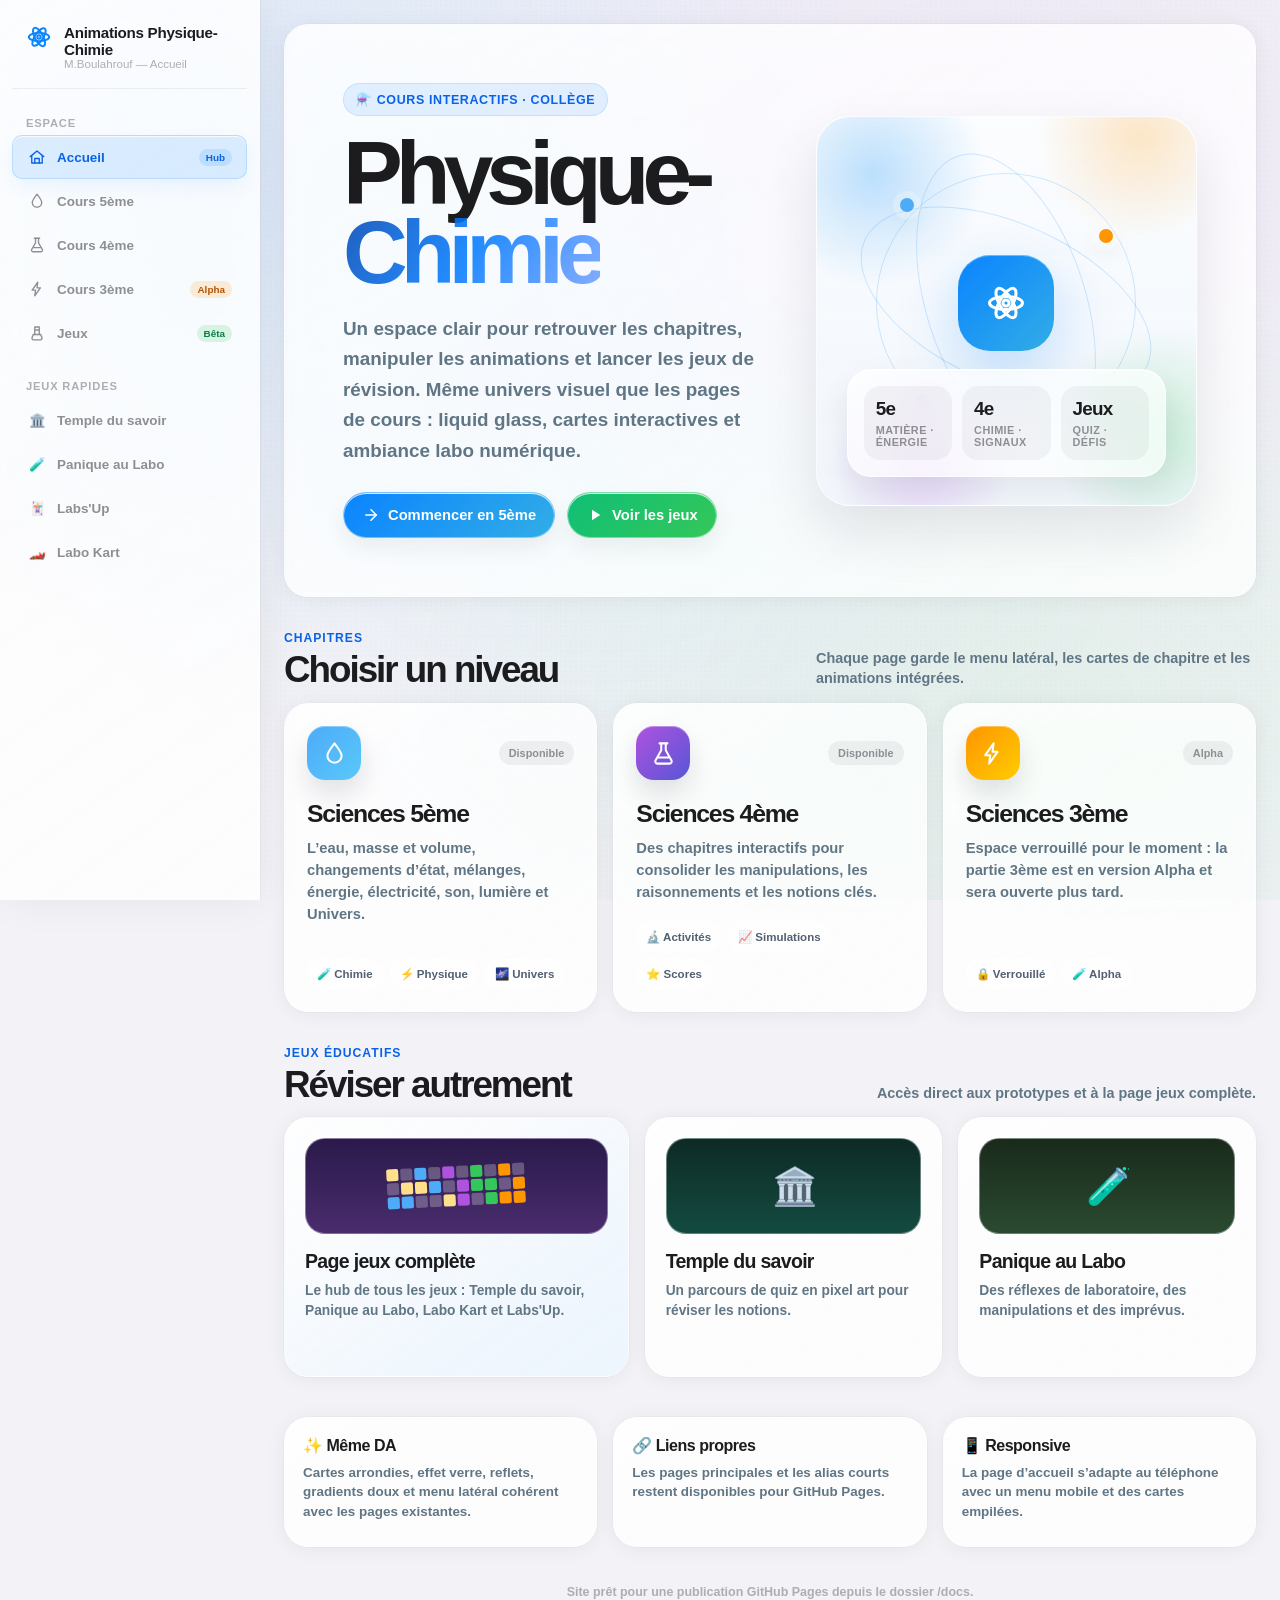
<file: docs/index.html>
<!DOCTYPE html>
<html lang="fr">
<head>
    <meta charset="UTF-8">
    <meta name="viewport" content="width=device-width, initial-scale=1.0">
    <meta name="description" content="Accueil — Animations Physique-Chimie, cours interactifs et jeux éducatifs">
    <meta name="theme-color" content="#F2F2F7">
    <title>Accueil — Animations Physique-Chimie</title>
    <style>
/* ====================================================================
   ACCUEIL — DA alignée sur les pages Sciences / Jeux
   ==================================================================== */
*, *::before, *::after { margin: 0; padding: 0; box-sizing: border-box; }

:root {
    --glass-bg: rgba(255,255,255,0.62);
    --glass-bg-heavy: rgba(255,255,255,0.78);
    --glass-border: rgba(255,255,255,0.45);
    --glass-shadow: 0 2px 20px rgba(0,0,0,0.06),0 0 0 .5px rgba(0,0,0,0.05);
    --glass-shadow-hover: 0 8px 32px rgba(0,0,0,0.10),0 0 0 .5px rgba(0,0,0,0.06);
    --blur: blur(28px) saturate(180%);
    --r-sm:10px;--r-md:14px;--r-lg:20px;--r-xl:24px;
    --blue:#4dabf7;--green:#34C759;--orange:#FF9500;--red:#FF3B30;
    --purple:#AF52DE;--pink:#FF2D55;--yellow:#FFCC00;--teal:#5AC8FA;
    --indigo:#5856D6;--cyan:#32ADE6;--mint:#00C7BE;
    --txt1:#1C1C1E;--txt2:#8E8E93;--txt3:#AEAEB2;
    --fill1:rgba(120,120,128,0.2);--fill2:rgba(120,120,128,0.12);--fill3:rgba(120,120,128,0.08);
    --sep:rgba(60,60,67,0.08);--bg1:#F2F2F7;--bg2:#FFFFFF;
    --glass-white: rgba(255, 255, 255, 0.72);
    --glass-frost: rgba(250, 252, 255, 0.85);
    --accent-gradient: linear-gradient(125deg, rgba(21,83,183,.95), rgba(0,122,255,.86), rgba(96,145,255,.72));
    --home-bg: radial-gradient(ellipse at 18% 18%, rgba(10,132,255,0.10) 0%, transparent 46%),
               radial-gradient(ellipse at 78% 20%, rgba(175,82,222,0.07) 0%, transparent 44%),
               radial-gradient(ellipse at 82% 78%, rgba(52,199,89,0.08) 0%, transparent 46%),
               radial-gradient(ellipse at 46% 54%, rgba(50,173,230,0.05) 0%, transparent 58%);
}

html { scroll-behavior: smooth; }
body {
    font-family: -apple-system, BlinkMacSystemFont, 'SF Pro Display', 'Segoe UI', Roboto, sans-serif;
    background: var(--bg1);
    min-height: 100vh;
    color: var(--txt1);
    -webkit-font-smoothing: antialiased;
    position: relative;
    z-index: 1;
    color-scheme: light;
    overflow-x: hidden;
}
body::before {
    content: '';
    position: fixed; inset: 0;
    background: var(--home-bg);
    pointer-events: none;
    z-index: 0;
    animation: ambientDrift 24s ease-in-out infinite alternate;
}
body::after {
    content: '';
    position: fixed;
    inset: 0;
    pointer-events: none;
    z-index: 0;
    opacity: 0.12;
    background-image:
        radial-gradient(circle at 1px 1px, rgba(255,255,255,0.52) 0.6px, transparent 0.8px),
        radial-gradient(circle at 1px 1px, rgba(15,23,42,0.20) 0.55px, transparent 0.85px);
    background-size: 3px 3px, 5px 5px;
    mix-blend-mode: soft-light;
}
@keyframes ambientDrift {
    from { transform: translate3d(0,0,0) scale(1); filter: saturate(102%); }
    to { transform: translate3d(0,-1.2%,0) scale(1.03); filter: saturate(108%); }
}

/* ====================================================================
   SIDEBAR — même esprit que les autres pages
   ==================================================================== */
#sidebar {
    position: fixed; left: 0; top: 0; bottom: 0;
    width: 260px;
    background: rgba(255,255,255,0.82);
    backdrop-filter: blur(40px) saturate(200%);
    -webkit-backdrop-filter: blur(40px) saturate(200%);
    border-right: 0.5px solid rgba(255,255,255,0.5);
    box-shadow: 4px 0 40px rgba(0,0,0,0.06), 1px 0 0 rgba(0,0,0,0.03);
    display: flex; flex-direction: column;
    overflow-y: auto;
    padding: 16px 12px 24px;
    z-index: 200;
    transition: transform 0.35s cubic-bezier(0.32, 0.72, 0, 1);
    isolation: isolate;
}
#sidebar::before {
    content: '';
    position: absolute; inset: 0;
    pointer-events: none;
    border-radius: inherit;
    background: linear-gradient(145deg, rgba(255,255,255,0.78) 0%, rgba(255,255,255,0.28) 40%, rgba(255,255,255,0.10) 64%, rgba(255,255,255,0.34) 100%);
    opacity: 0.58;
    z-index: 0;
}
#sidebar > * { position: relative; z-index: 1; }
.sidebar-header {
    display: flex; align-items: flex-start; gap: 12px;
    padding: 8px 14px 18px;
    border-bottom: 0.5px solid var(--sep);
    margin-bottom: 12px;
}
.sidebar-logo { font-size: 1.6rem; display: inline-flex; align-items: center; color: #0A84FF; }
.sidebar-logo svg { display: block; }
.sidebar-brand { min-width: 0; flex: 1; }
.sidebar-title { font-size: 0.95rem; font-weight: 800; color: var(--txt1); letter-spacing: -0.3px; }
.sidebar-subtitle { font-size: 0.72rem; color: var(--txt3); font-weight: 500; }
.sidebar-header-actions { display: flex; align-items: center; gap: 6px; margin-left: auto; }
.sidebar-toggle {
    display: none; align-items: center; justify-content: center;
    width: 36px; height: 36px;
    border: 1px solid rgba(255,255,255,0.52);
    border-radius: 999px;
    background: linear-gradient(145deg, rgba(255,255,255,0.58), rgba(255,255,255,0.24));
    box-shadow: 0 8px 18px rgba(15,23,42,0.08), inset 0 1px 0 rgba(255,255,255,0.72);
    font-size: 1rem; cursor: pointer; color: var(--txt1);
}
.sidebar-nav { display: flex; flex-direction: column; gap: 1px; }
.sidebar-section { margin-bottom: 8px; }
.sidebar-section-label {
    font-size: 0.7rem; font-weight: 700; text-transform: uppercase;
    letter-spacing: 0.8px; color: var(--txt3); padding: 16px 14px 6px;
}
.sidebar-btn {
    display: flex; align-items: center; gap: 10px;
    width: 100%; padding: 11px 14px;
    border: 1px solid transparent; border-radius: 10px;
    background: transparent; color: var(--txt2);
    font-family: inherit; font-size: 0.84rem; font-weight: 650;
    cursor: pointer; text-decoration: none;
    transition: all 0.2s cubic-bezier(0.32, 0.72, 0, 1);
    text-align: left; position: relative;
}
.sidebar-btn::before {
    content: ''; position: absolute; inset: 0; border-radius: inherit;
    background: linear-gradient(135deg, rgba(10,132,255,0.14), rgba(90,200,250,0.10));
    opacity: 0; transition: opacity 0.2s ease;
}
.sidebar-btn > * { position: relative; z-index: 1; }
.sidebar-btn:hover { color: var(--txt1); transform: translateX(2px); }
.sidebar-btn:hover::before { opacity: 0.62; }
.sidebar-btn.active {
    color: #0A63E6;
    background: rgba(10,132,255,0.13);
    border-color: rgba(10,132,255,0.16);
    box-shadow: inset 0 1px 0 rgba(255,255,255,0.72), 0 8px 18px rgba(10,132,255,0.07);
}
.sidebar-icon { width: 20px; height: 20px; display: inline-flex; align-items: center; justify-content: center; flex-shrink: 0; }
.sidebar-label { flex: 1; white-space: nowrap; overflow: hidden; text-overflow: ellipsis; }
.sidebar-tag {
    font-size: 0.62rem; font-weight: 800; padding: 3px 7px; border-radius: 999px;
    color: #0A63E6; background: rgba(10,132,255,0.13);
}
.sidebar-tag.green { color: #0a7d4b; background: rgba(52,199,89,0.16); }
.sidebar-tag.orange { color: #b25400; background: rgba(255,149,0,0.16); }
#sidebarBackdrop {
    position: fixed; inset: 0;
    background: rgba(20,24,34,0.16);
    opacity: 0; pointer-events: none;
    transition: opacity 0.25s ease;
    z-index: 150;
}
body.sidebar-open #sidebarBackdrop { opacity: 1; pointer-events: auto; }

/* ====================================================================
   MAIN LAYOUT
   ==================================================================== */
#app-content {
    margin-left: 260px;
    min-height: 100vh;
    padding: 24px;
    position: relative;
    z-index: 1;
}
.container { max-width: 1180px; margin: 0 auto; }
.topbar-mobile { display: none; }

.glass-card, .hero-card, .level-card, .game-mini-card, .mini-panel {
    position: relative;
    overflow: hidden;
    isolation: isolate;
    background: var(--glass-bg-heavy);
    backdrop-filter: var(--blur);
    -webkit-backdrop-filter: var(--blur);
    border: 1px solid var(--glass-border);
    border-radius: var(--r-xl);
    box-shadow: var(--glass-shadow);
}
.glass-card::before, .hero-card::before, .level-card::before, .game-mini-card::before, .mini-panel::before {
    content: '';
    position: absolute; inset: 0;
    pointer-events: none;
    border-radius: inherit;
    background: linear-gradient(145deg, rgba(255,255,255,0.74) 0%, rgba(255,255,255,0.28) 42%, rgba(255,255,255,0.08) 64%, rgba(255,255,255,0.28) 100%);
    opacity: 0.64;
    z-index: 0;
}
.glass-card > *, .hero-card > *, .level-card > *, .game-mini-card > *, .mini-panel > * { position: relative; z-index: 1; }

.hero-card {
    min-height: 520px;
    padding: clamp(24px, 5vw, 58px);
    display: grid;
    grid-template-columns: minmax(0, 1.05fr) minmax(320px, 0.95fr);
    gap: clamp(20px, 4vw, 56px);
    align-items: center;
    margin-bottom: 22px;
}
.hero-kicker {
    display: inline-flex; align-items: center; gap: 8px;
    width: fit-content;
    padding: 8px 12px;
    border-radius: 999px;
    background: rgba(10,132,255,0.10);
    color: #0A63E6;
    border: 1px solid rgba(10,132,255,0.14);
    font-size: 0.78rem;
    font-weight: 900;
    letter-spacing: 0.05em;
    text-transform: uppercase;
    margin-bottom: 18px;
}
.hero-title {
    font-size: clamp(2.5rem, 7vw, 5.8rem);
    line-height: 0.88;
    letter-spacing: -0.078em;
    font-weight: 900;
    margin-bottom: 22px;
}
.hero-title span {
    background: var(--accent-gradient);
    -webkit-background-clip: text;
    -webkit-text-fill-color: transparent;
    background-clip: text;
}
.hero-subtitle {
    max-width: 650px;
    color: #607684;
    font-size: clamp(1rem, 1.7vw, 1.18rem);
    line-height: 1.62;
    font-weight: 640;
    margin-bottom: 26px;
}
.hero-actions { display: flex; flex-wrap: wrap; gap: 12px; }
.btn {
    display: inline-flex; align-items: center; justify-content: center; gap: 8px;
    min-height: 46px; padding: 12px 18px;
    border-radius: 999px;
    border: 1px solid rgba(255,255,255,0.58);
    font-family: inherit;
    font-size: 0.92rem;
    font-weight: 850;
    text-decoration: none;
    cursor: pointer;
    color: var(--txt1);
    background: rgba(255,255,255,0.62);
    box-shadow: 0 10px 22px rgba(15,23,42,0.06), inset 0 1px 0 rgba(255,255,255,0.82);
    transition: transform .2s ease, box-shadow .2s ease, filter .2s ease;
}
.btn:hover { transform: translateY(-2px); box-shadow: 0 16px 30px rgba(15,23,42,0.10), inset 0 1px 0 rgba(255,255,255,0.88); }
.btn.primary { color: white; background: linear-gradient(135deg, #0A84FF, #32ADE6); border-color: rgba(255,255,255,0.42); }
.btn.green { color: white; background: linear-gradient(135deg, #0FBf76, #34C759); border-color: rgba(255,255,255,0.42); }

/* Hero visual */
.hero-visual {
    min-height: 390px;
    position: relative;
    border-radius: 34px;
    background: linear-gradient(180deg, rgba(251,253,255,0.95), rgba(240,245,251,0.92));
    border: 1px solid rgba(255,255,255,0.58);
    box-shadow: inset 0 1px 0 rgba(255,255,255,0.86), 0 24px 54px rgba(15,23,42,0.10);
    overflow: hidden;
}
.hero-visual::before {
    content: '';
    position: absolute; inset: -30%;
    background:
        radial-gradient(circle at 28% 28%, rgba(77,171,247,0.36), transparent 18%),
        radial-gradient(circle at 75% 70%, rgba(52,199,89,0.22), transparent 17%),
        radial-gradient(circle at 72% 22%, rgba(255,149,0,0.22), transparent 16%),
        radial-gradient(circle at 36% 75%, rgba(175,82,222,0.20), transparent 15%);
    filter: blur(2px);
}
.orbit {
    position: absolute;
    left: 50%; top: 48%;
    width: 260px; height: 260px;
    transform: translate(-50%, -50%);
    border: 1.5px solid rgba(10,132,255,0.18);
    border-radius: 50%;
    animation: spin 16s linear infinite;
}
.orbit:nth-child(2) { width: 310px; height: 160px; animation-duration: 20s; transform: translate(-50%, -50%) rotate(24deg); }
.orbit:nth-child(3) { width: 160px; height: 310px; animation-duration: 18s; transform: translate(-50%, -50%) rotate(-18deg); }
@keyframes spin { to { rotate: 360deg; } }
.nucleus {
    position: absolute;
    left: 50%; top: 48%;
    transform: translate(-50%, -50%);
    width: 96px; height: 96px;
    border-radius: 32px;
    display: grid; place-items: center;
    color: white;
    background: linear-gradient(135deg, #0A84FF, #32ADE6);
    box-shadow: 0 22px 60px rgba(10,132,255,0.26), inset 0 1px 0 rgba(255,255,255,0.38);
}
.bubble {
    position: absolute;
    width: 14px; height: 14px;
    border-radius: 999px;
    background: white;
    box-shadow: 0 0 0 7px rgba(255,255,255,0.24), 0 10px 25px rgba(15,23,42,0.12);
}
.bubble.b1 { left: 22%; top: 21%; background: #4dabf7; }
.bubble.b2 { right: 22%; top: 29%; background: #FF9500; }
.bubble.b3 { left: 26%; bottom: 25%; background: #AF52DE; }
.bubble.b4 { right: 20%; bottom: 22%; background: #34C759; }
.lab-window {
    position: absolute;
    left: 30px; right: 30px; bottom: 28px;
    min-height: 98px;
    border-radius: 24px;
    background: rgba(255,255,255,0.72);
    border: 1px solid rgba(255,255,255,0.66);
    backdrop-filter: blur(18px) saturate(160%);
    box-shadow: 0 12px 30px rgba(15,23,42,0.08), inset 0 1px 0 rgba(255,255,255,0.86);
    padding: 16px;
    display: grid;
    grid-template-columns: repeat(3, 1fr);
    gap: 10px;
}
.lab-stat {
    border-radius: 16px;
    background: rgba(120,120,128,0.08);
    padding: 12px;
    display: flex; flex-direction: column; justify-content: center;
    gap: 4px;
}
.lab-stat strong { font-size: 1.18rem; letter-spacing: -0.04em; }
.lab-stat span { font-size: .68rem; color: var(--txt2); font-weight: 800; text-transform: uppercase; letter-spacing: .04em; }

.section-title-row {
    display: flex; align-items: end; justify-content: space-between;
    gap: 18px;
    margin: 34px 0 14px;
}
.section-kicker { color: #0A63E6; font-size: 0.76rem; font-weight: 900; text-transform: uppercase; letter-spacing: .08em; margin-bottom: 7px; }
.section-title { font-size: clamp(1.6rem, 3vw, 2.3rem); letter-spacing: -.055em; line-height: 1; }
.section-note { color: #607684; font-size: .9rem; font-weight: 650; max-width: 440px; line-height: 1.45; }

.level-grid { display: grid; grid-template-columns: repeat(3, minmax(0, 1fr)); gap: 16px; }
.level-card {
    min-height: 260px;
    padding: 22px;
    text-decoration: none;
    color: inherit;
    display: flex; flex-direction: column;
    transition: transform .22s ease, box-shadow .22s ease;
}
.level-card:hover { transform: translateY(-4px); box-shadow: var(--glass-shadow-hover); }
.level-card.featured { grid-column: span 1; }
.level-top { display: flex; align-items: center; justify-content: space-between; margin-bottom: 20px; }
.level-icon {
    width: 54px; height: 54px;
    border-radius: 18px;
    display: grid; place-items: center;
    color: white;
    box-shadow: 0 14px 26px rgba(15,23,42,0.12), inset 0 1px 0 rgba(255,255,255,0.35);
}
.level-badge {
    padding: 6px 10px;
    border-radius: 999px;
    font-size: .68rem;
    font-weight: 900;
    background: rgba(120,120,128,0.10);
    color: var(--txt2);
}
.level-card h2 { font-size: 1.55rem; letter-spacing: -.05em; margin-bottom: 10px; }
.level-card p { color: #607684; line-height: 1.48; font-size: .92rem; font-weight: 640; margin-bottom: 18px; }
.chip-row { display: flex; flex-wrap: wrap; gap: 7px; margin-top: auto; }
.chip {
    display: inline-flex; align-items: center; gap: 5px;
    padding: 7px 9px;
    border-radius: 999px;
    background: rgba(255,255,255,0.52);
    border: 1px solid rgba(255,255,255,0.58);
    color: #526070;
    font-size: .72rem;
    font-weight: 850;
}
.level-5e .level-icon { background: linear-gradient(135deg, #4dabf7, #5AC8FA); }
.level-4e .level-icon { background: linear-gradient(135deg, #AF52DE, #5856D6); }
.level-3e .level-icon { background: linear-gradient(135deg, #FF9500, #FFCC00); }

.games-strip { display: grid; grid-template-columns: 1.1fr repeat(2, minmax(0, .95fr)); gap: 16px; margin-bottom: 40px; }
.game-mini-card {
    min-height: 210px;
    padding: 20px;
    color: inherit;
    text-decoration: none;
    transition: transform .22s ease, box-shadow .22s ease;
}
.game-mini-card:hover { transform: translateY(-4px); box-shadow: var(--glass-shadow-hover); }
.game-mini-card.main-game { min-height: 260px; background: linear-gradient(145deg, rgba(255,255,255,0.82), rgba(232,244,255,0.82)); }
.game-art {
    height: 96px;
    border-radius: 20px;
    margin-bottom: 16px;
    background: linear-gradient(180deg, #2a1a4a, #4a2c6e);
    border: 1px solid rgba(255,255,255,0.38);
    overflow: hidden;
    display: grid; place-items: center;
}
.game-mini-card:nth-child(2) .game-art { background: linear-gradient(180deg, #0e2a26, #134b40); }
.game-mini-card:nth-child(3) .game-art { background: linear-gradient(180deg, #1a2a1c, #2a4a30); }
.pixel-row { display: grid; grid-template-columns: repeat(10, 12px); grid-auto-rows: 12px; gap: 2px; transform: rotate(-3deg); }
.px { border-radius: 2px; background: rgba(255,255,255,0.25); }
.px.a { background: #ffe08a; } .px.b { background: #4dabf7; } .px.c { background: #34C759; } .px.d { background: #FF9500; } .px.e { background: #AF52DE; }
.game-mini-card h3 { font-size: 1.22rem; letter-spacing: -.035em; margin-bottom: 8px; }
.game-mini-card p { color: #607684; line-height: 1.45; font-size: .86rem; font-weight: 640; }

.info-grid { display: grid; grid-template-columns: repeat(3, minmax(0, 1fr)); gap: 16px; margin: 18px 0 26px; }
.mini-panel { padding: 18px; min-height: 130px; }
.mini-panel h3 { font-size: 1rem; letter-spacing: -.03em; margin: 0 0 8px; display: flex; align-items: center; gap: 8px; }
.mini-panel p { color: #607684; line-height: 1.42; font-size: .84rem; font-weight: 640; }
.footer-note { color: var(--txt3); font-size: .78rem; font-weight: 650; text-align: center; padding: 12px 0 28px; }

@media (max-width: 1060px) {
    .hero-card { grid-template-columns: 1fr; }
    .hero-visual { min-height: 330px; }
    .games-strip { grid-template-columns: 1fr; }
}
@media (max-width: 860px) {
    #sidebar {
        width: min(320px, 88vw);
        transform: translateX(-105%);
        box-shadow: 10px 0 40px rgba(0,0,0,0.12);
    }
    body.sidebar-open #sidebar { transform: translateX(0); }
    .sidebar-toggle { display: inline-flex; }
    #app-content { margin-left: 0; padding: 14px; padding-top: 74px; }
    .topbar-mobile {
        display: flex; align-items: center; justify-content: space-between;
        position: fixed; top: 12px; left: 12px; right: 12px;
        z-index: 140;
        padding: 9px 10px 9px 14px;
        border-radius: 999px;
        background: rgba(255,255,255,0.78);
        backdrop-filter: blur(26px) saturate(180%);
        -webkit-backdrop-filter: blur(26px) saturate(180%);
        border: 1px solid rgba(255,255,255,0.56);
        box-shadow: 0 10px 28px rgba(15,23,42,0.08), inset 0 1px 0 rgba(255,255,255,0.72);
        color: var(--txt1);
        font-size: .84rem;
        font-weight: 850;
    }
    .mobile-menu-btn {
        width: 38px; height: 38px; border-radius: 999px;
        border: 1px solid rgba(255,255,255,0.6);
        background: rgba(255,255,255,0.62);
        color: var(--txt1);
        display: inline-grid; place-items: center;
    }
    .level-grid, .info-grid { grid-template-columns: 1fr; }
    .section-title-row { align-items: start; flex-direction: column; }
}
@media (max-width: 560px) {
    .hero-card { padding: 22px; min-height: auto; }
    .hero-title { font-size: clamp(2.25rem, 14vw, 3.5rem); }
    .hero-actions { flex-direction: column; }
    .btn { width: 100%; }
    .hero-visual { min-height: 280px; border-radius: 26px; }
    .lab-window { left: 16px; right: 16px; bottom: 16px; grid-template-columns: 1fr; }
    .orbit { transform: translate(-50%, -62%); }
    .level-card { min-height: 230px; }
}
    </style>
</head>
<body>
    <div id="sidebarBackdrop" aria-hidden="true"></div>

    <aside id="sidebar" aria-label="Navigation principale">
        <div class="sidebar-header">
            <span class="sidebar-logo"><svg viewBox="0 0 24 24" width="26" height="26" fill="none" stroke="currentColor" stroke-width="1.8" stroke-linecap="round" stroke-linejoin="round" aria-hidden="true"><circle cx="12" cy="12" r="1.6"/><ellipse cx="12" cy="12" rx="9.4" ry="3.8"/><ellipse cx="12" cy="12" rx="9.4" ry="3.8" transform="rotate(62 12 12)"/><ellipse cx="12" cy="12" rx="9.4" ry="3.8" transform="rotate(124 12 12)"/></svg></span>
            <div class="sidebar-brand">
                <div class="sidebar-title">Animations Physique-Chimie</div>
                <div class="sidebar-subtitle">M.Boulahrouf — Accueil</div>
            </div>
            <div class="sidebar-header-actions">
                <button class="sidebar-toggle" id="sidebarToggle" aria-label="Fermer le menu"><svg viewBox="0 0 24 24" width="19" height="19" fill="none" stroke="currentColor" stroke-width="2" stroke-linecap="round" stroke-linejoin="round" aria-hidden="true"><path d="M18 6 6 18"/><path d="m6 6 12 12"/></svg></button>
            </div>
        </div>

        <nav class="sidebar-nav">
            <div class="sidebar-section">
                <div class="sidebar-section-label">Espace</div>
                <a class="sidebar-btn active" href="index.html">
                    <span class="sidebar-icon"><svg viewBox="0 0 24 24" width="18" height="18" fill="none" stroke="currentColor" stroke-width="1.8" stroke-linecap="round" stroke-linejoin="round"><path d="M3 11.5 12 4l9 7.5"/><path d="M5 10.5V20h14v-9.5"/><path d="M9 20v-6h6v6"/></svg></span>
                    <span class="sidebar-label">Accueil</span>
                    <span class="sidebar-tag">Hub</span>
                </a>
                <a class="sidebar-btn" href="sciences-5eme.html">
                    <span class="sidebar-icon"><svg viewBox="0 0 24 24" width="18" height="18" fill="none" stroke="currentColor" stroke-width="1.8" stroke-linecap="round" stroke-linejoin="round"><path d="M12 3c3.4 4.4 6.3 7.7 6.3 10.9a6.3 6.3 0 0 1-12.6 0C5.7 10.7 8.6 7.4 12 3z"/></svg></span>
                    <span class="sidebar-label">Cours 5ème</span>
                </a>
                <a class="sidebar-btn" href="sciences-4eme.html">
                    <span class="sidebar-icon"><svg viewBox="0 0 24 24" width="18" height="18" fill="none" stroke="currentColor" stroke-width="1.8" stroke-linecap="round" stroke-linejoin="round"><path d="M10 3v6.2l-5 8.7A2 2 0 0 0 6.7 21h10.6a2 2 0 0 0 1.7-3.1l-5-8.7V3"/><path d="M8.5 3h7M7.6 15.5h8.8"/></svg></span>
                    <span class="sidebar-label">Cours 4ème</span>
                </a>
                <div class="sidebar-btn sidebar-locked" aria-disabled="true" title="Espace 3ème en Alpha : accès désactivé pour le moment">
                    <span class="sidebar-icon"><svg viewBox="0 0 24 24" width="18" height="18" fill="none" stroke="currentColor" stroke-width="1.8" stroke-linecap="round" stroke-linejoin="round"><path d="M13 3 5.5 13.5h4.5L9 21l7.5-10.5H12L13 3z"/></svg></span>
                    <span class="sidebar-label">Cours 3ème</span>
                    <span class="sidebar-tag orange">Alpha</span>
                </div>
                <a class="sidebar-btn" href="sciences-jeux.html">
                    <span class="sidebar-icon"><svg viewBox="0 0 24 24" width="18" height="18" fill="none" stroke="currentColor" stroke-width="1.8" stroke-linecap="round" stroke-linejoin="round"><path d="M7 14h10l1.6 4.2a2.2 2.2 0 0 1-2.1 3H7.5a2.2 2.2 0 0 1-2.1-3L7 14z"/><path d="M9 14V4h6v10"/><path d="M10 8h4"/></svg></span>
                    <span class="sidebar-label">Jeux</span>
                    <span class="sidebar-tag green">Bêta</span>
                </a>
            </div>
            <div class="sidebar-section">
                <div class="sidebar-section-label">Jeux rapides</div>
                <a class="sidebar-btn" href="temple-quiz-pixel/index.html"><span class="sidebar-icon">🏛️</span><span class="sidebar-label">Temple du savoir</span></a>
                <a class="sidebar-btn" href="panique-au-labo-pixel/index.html"><span class="sidebar-icon">🧪</span><span class="sidebar-label">Panique au Labo</span></a>
                <a class="sidebar-btn" href="labs-up/index.html"><span class="sidebar-icon">🃏</span><span class="sidebar-label">Labs'Up</span></a>
                <a class="sidebar-btn" href="labo-kart/index.html"><span class="sidebar-icon">🏎️</span><span class="sidebar-label">Labo Kart</span></a>
            </div>
        </nav>
    </aside>

    <div class="topbar-mobile">
        <span>Animations Physique-Chimie</span>
        <button class="mobile-menu-btn" id="mobileMenuBtn" aria-label="Ouvrir le menu"><svg viewBox="0 0 24 24" width="20" height="20" fill="none" stroke="currentColor" stroke-width="2" stroke-linecap="round" stroke-linejoin="round"><path d="M4 6h16"/><path d="M4 12h16"/><path d="M4 18h16"/></svg></button>
    </div>

    <main id="app-content">
        <div class="container">
            <section class="hero-card" aria-label="Accueil du site">
                <div class="hero-copy">
                    <div class="hero-kicker">⚗️ Cours interactifs · Collège</div>
                    <h1 class="hero-title">Physique-<br><span>Chimie</span></h1>
                    <p class="hero-subtitle">Un espace clair pour retrouver les chapitres, manipuler les animations et lancer les jeux de révision. Même univers visuel que les pages de cours : liquid glass, cartes interactives et ambiance labo numérique.</p>
                    <div class="hero-actions">
                        <a class="btn primary" href="sciences-5eme.html"><svg viewBox="0 0 24 24" width="18" height="18" fill="none" stroke="currentColor" stroke-width="2" stroke-linecap="round" stroke-linejoin="round"><path d="M5 12h14"/><path d="m12 5 7 7-7 7"/></svg>Commencer en 5ème</a>
                        <a class="btn green" href="sciences-jeux.html"><svg viewBox="0 0 24 24" width="18" height="18" fill="currentColor"><path d="M8 5v14l11-7z"/></svg>Voir les jeux</a>
                    </div>
                </div>
                <div class="hero-visual" aria-hidden="true">
                    <div class="orbit"></div>
                    <div class="orbit"></div>
                    <div class="orbit"></div>
                    <div class="nucleus"><svg viewBox="0 0 24 24" width="46" height="46" fill="none" stroke="currentColor" stroke-width="1.6" stroke-linecap="round" stroke-linejoin="round"><circle cx="12" cy="12" r="1.6"/><ellipse cx="12" cy="12" rx="8.6" ry="3.4"/><ellipse cx="12" cy="12" rx="8.6" ry="3.4" transform="rotate(60 12 12)"/><ellipse cx="12" cy="12" rx="8.6" ry="3.4" transform="rotate(120 12 12)"/></svg></div>
                    <span class="bubble b1"></span><span class="bubble b2"></span><span class="bubble b3"></span><span class="bubble b4"></span>
                    <div class="lab-window">
                        <div class="lab-stat"><strong>5e</strong><span>matière · énergie</span></div>
                        <div class="lab-stat"><strong>4e</strong><span>chimie · signaux</span></div>
                        <div class="lab-stat"><strong>Jeux</strong><span>quiz · défis</span></div>
                    </div>
                </div>
            </section>

            <section id="cours" aria-label="Accès aux cours">
                <div class="section-title-row">
                    <div>
                        <div class="section-kicker">Chapitres</div>
                        <h2 class="section-title">Choisir un niveau</h2>
                    </div>
                    <p class="section-note">Chaque page garde le menu latéral, les cartes de chapitre et les animations intégrées.</p>
                </div>

                <div class="level-grid">
                    <a class="level-card level-5e" href="sciences-5eme.html">
                        <div class="level-top">
                            <div class="level-icon"><svg viewBox="0 0 24 24" width="27" height="27" fill="none" stroke="currentColor" stroke-width="1.8" stroke-linecap="round" stroke-linejoin="round"><path d="M12 3c3.4 4.4 6.3 7.7 6.3 10.9a6.3 6.3 0 0 1-12.6 0C5.7 10.7 8.6 7.4 12 3z"/></svg></div>
                            <span class="level-badge">Disponible</span>
                        </div>
                        <h2>Sciences 5ème</h2>
                        <p>L’eau, masse et volume, changements d’état, mélanges, énergie, électricité, son, lumière et Univers.</p>
                        <div class="chip-row"><span class="chip">🧪 Chimie</span><span class="chip">⚡ Physique</span><span class="chip">🌌 Univers</span></div>
                    </a>

                    <a class="level-card level-4e" href="sciences-4eme.html">
                        <div class="level-top">
                            <div class="level-icon"><svg viewBox="0 0 24 24" width="27" height="27" fill="none" stroke="currentColor" stroke-width="1.8" stroke-linecap="round" stroke-linejoin="round"><path d="M10 3v6.2l-5 8.7A2 2 0 0 0 6.7 21h10.6a2 2 0 0 0 1.7-3.1l-5-8.7V3"/><path d="M8.5 3h7M7.6 15.5h8.8"/></svg></div>
                            <span class="level-badge">Disponible</span>
                        </div>
                        <h2>Sciences 4ème</h2>
                        <p>Des chapitres interactifs pour consolider les manipulations, les raisonnements et les notions clés.</p>
                        <div class="chip-row"><span class="chip">🔬 Activités</span><span class="chip">📈 Simulations</span><span class="chip">⭐ Scores</span></div>
                    </a>

                    <article class="level-card level-3e is-locked" aria-disabled="true" title="Espace 3ème en Alpha : accès désactivé pour le moment">
                        <div class="level-top">
                            <div class="level-icon"><svg viewBox="0 0 24 24" width="27" height="27" fill="none" stroke="currentColor" stroke-width="1.8" stroke-linecap="round" stroke-linejoin="round"><path d="M13 3 5.5 13.5h4.5L9 21l7.5-10.5H12L13 3z"/></svg></div>
                            <span class="level-badge">Alpha</span>
                        </div>
                        <h2>Sciences 3ème</h2>
                        <p>Espace verrouillé pour le moment : la partie 3ème est en version Alpha et sera ouverte plus tard.</p>
                        <div class="chip-row"><span class="chip">🔒 Verrouillé</span><span class="chip">🧪 Alpha</span></div>
                    </article>
                </div>
            </section>

            <section id="jeux" aria-label="Accès aux jeux">
                <div class="section-title-row">
                    <div>
                        <div class="section-kicker">Jeux éducatifs</div>
                        <h2 class="section-title">Réviser autrement</h2>
                    </div>
                    <p class="section-note">Accès direct aux prototypes et à la page jeux complète.</p>
                </div>

                <div class="games-strip">
                    <a class="game-mini-card main-game" href="sciences-jeux.html">
                        <div class="game-art">
                            <div class="pixel-row">
                                <i class="px a"></i><i class="px"></i><i class="px b"></i><i class="px"></i><i class="px e"></i><i class="px"></i><i class="px c"></i><i class="px"></i><i class="px d"></i><i class="px"></i>
                                <i class="px"></i><i class="px a"></i><i class="px a"></i><i class="px b"></i><i class="px"></i><i class="px e"></i><i class="px c"></i><i class="px c"></i><i class="px"></i><i class="px d"></i>
                                <i class="px b"></i><i class="px b"></i><i class="px"></i><i class="px"></i><i class="px a"></i><i class="px e"></i><i class="px"></i><i class="px c"></i><i class="px d"></i><i class="px d"></i>
                            </div>
                        </div>
                        <h3>Page jeux complète</h3>
                        <p>Le hub de tous les jeux : Temple du savoir, Panique au Labo, Labo Kart et Labs'Up.</p>
                    </a>
                    <a class="game-mini-card" href="temple-quiz-pixel/index.html">
                        <div class="game-art"><strong style="color:#ffe08a;font-size:2.3rem;letter-spacing:-.08em;">🏛️</strong></div>
                        <h3>Temple du savoir</h3>
                        <p>Un parcours de quiz en pixel art pour réviser les notions.</p>
                    </a>
                    <a class="game-mini-card" href="panique-au-labo-pixel/index.html">
                        <div class="game-art"><strong style="color:#bfffe9;font-size:2.3rem;letter-spacing:-.08em;">🧪</strong></div>
                        <h3>Panique au Labo</h3>
                        <p>Des réflexes de laboratoire, des manipulations et des imprévus.</p>
                    </a>
                </div>
            </section>

            <section class="info-grid" aria-label="Informations rapides">
                <div class="mini-panel"><h3>✨ Même DA</h3><p>Cartes arrondies, effet verre, reflets, gradients doux et menu latéral cohérent avec les pages existantes.</p></div>
                <div class="mini-panel"><h3>🔗 Liens propres</h3><p>Les pages principales et les alias courts restent disponibles pour GitHub Pages.</p></div>
                <div class="mini-panel"><h3>📱 Responsive</h3><p>La page d’accueil s’adapte au téléphone avec un menu mobile et des cartes empilées.</p></div>
            </section>

            <div class="footer-note">Site prêt pour une publication GitHub Pages depuis le dossier <strong>/docs</strong>.</div>
        </div>
    </main>

    <script>
        const body = document.body;
        const sidebarBackdrop = document.getElementById('sidebarBackdrop');
        const sidebarToggle = document.getElementById('sidebarToggle');
        const mobileMenuBtn = document.getElementById('mobileMenuBtn');
        function openSidebar(){ body.classList.add('sidebar-open'); }
        function closeSidebar(){ body.classList.remove('sidebar-open'); }
        mobileMenuBtn?.addEventListener('click', openSidebar);
        sidebarToggle?.addEventListener('click', closeSidebar);
        sidebarBackdrop?.addEventListener('click', closeSidebar);
        document.addEventListener('keydown', (event) => {
            if (event.key === 'Escape') closeSidebar();
        });
    </script>
</body>
</html>
</file>
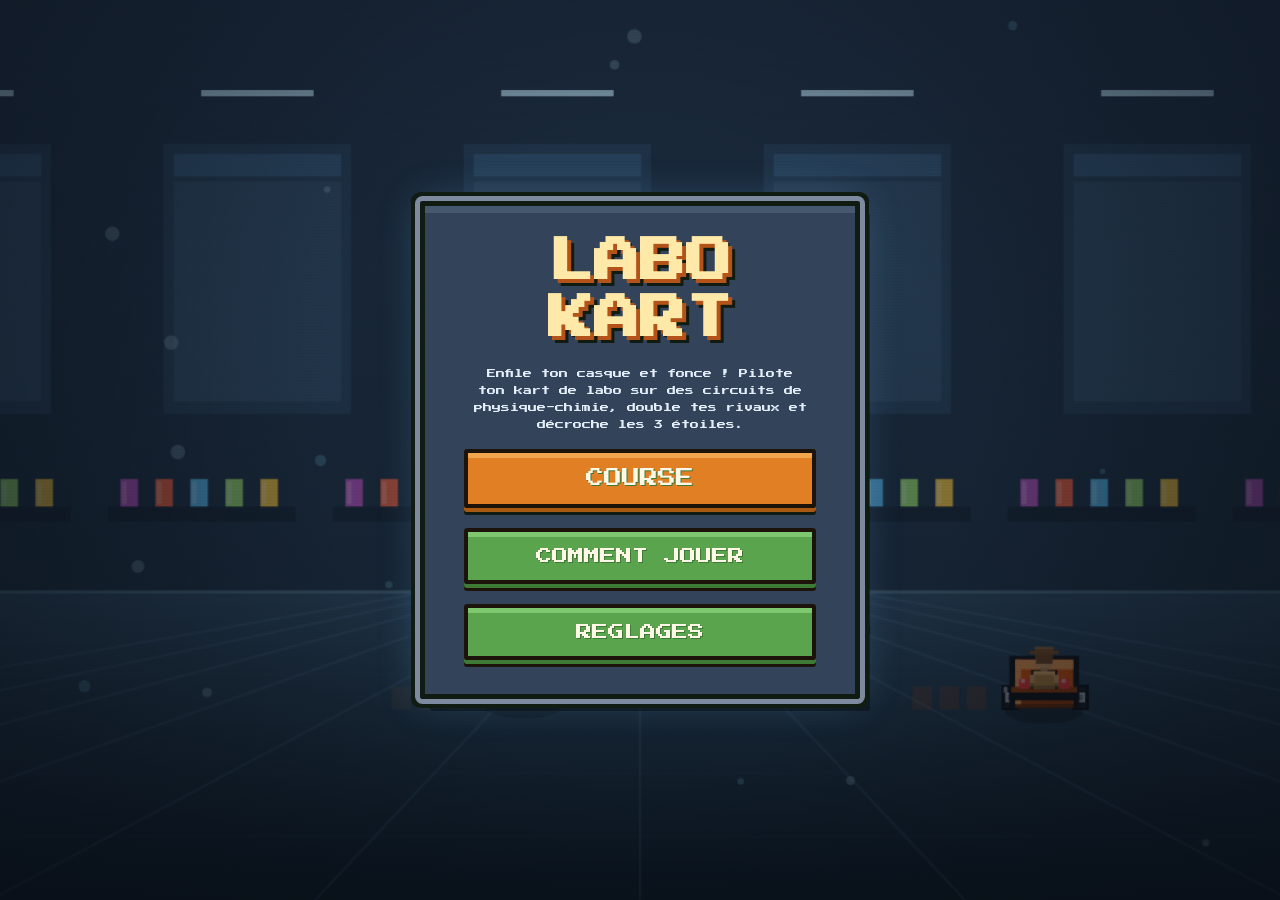
<file: docs/labo-kart/index.html>
<!doctype html>
<html lang="fr">
<head>
<meta charset="utf-8"><meta name="viewport" content="width=device-width,initial-scale=1">
<title>Labo Kart</title>
<link rel="stylesheet" href="style.css?v=1"></head>
<body><main id="shell">
<canvas id="game" width="1280" height="720"></canvas>

<!-- HUD course -->
<div id="hud" class="hidden">
  <div class="hudbox pos"><span id="posHud">1</span><small id="posTot">/5</small></div>
  <div class="hudbox lap">TOUR <span id="lapHud" class="gold">1/3</span></div>
  <div class="hudbox time"><span id="timeHud">0:00</span></div>
  <div class="hudbox rank" id="rankHud"></div>
  <div class="itemBox" id="itemBox"><div class="itemInner" id="itemInner"></div><small>ESPACE</small></div>
  <div class="speedo"><div class="speedoBar" id="speedoBar"></div></div>
</div>
<div class="bigMsg hidden" id="bigMsg"></div>

<button class="pauseToggle hidden" id="pauseToggle">II</button>
<div class="pauseMenu hidden" id="pauseMenu"><div class="pausePanel"><h2>PAUSE</h2><button id="pResume">REPRENDRE</button><button id="pRestart">RECOMMENCER</button><button id="pTracks">CIRCUITS</button><button id="pSettings">REGLAGES</button><button id="pQuit">QUITTER</button></div></div>

<!-- commandes tactiles : gauche/droite + accel + frein + item -->
<div class="touchControls hidden" id="touchControls">
  <button class="touchBtn dirBtn" id="leftBtn"><span>&#9664;</span></button>
  <button class="touchBtn dirBtn" id="rightBtn"><span>&#9654;</span></button>
  <button class="touchBtn brakeBtn" id="brakeBtn"><span>&#9660;</span><small>FREIN</small></button>
  <button class="touchBtn itemBtnT" id="itemBtnT"><span>!</span><small>ITEM</small></button>
  <button class="touchBtn accelBtn" id="accelBtn"><span>&#9650;</span><small>GAZ</small></button>
</div>

<!-- MENU -->
<section class="screen" id="menu"><div class="menuPanel"><h1>LABO<br>KART</h1><div class="sub menuTag">Enfile ton casque et fonce&nbsp;! Pilote ton kart de labo sur des circuits de physique-chimie, double tes rivaux et d&eacute;croche les 3 &eacute;toiles.</div><div class="menuButtons"><button class="playBtn" id="mPlay">COURSE</button><button id="mHow">COMMENT JOUER</button><button id="mSettings">REGLAGES</button></div></div></section>

<!-- SELECTION PERSONNAGE -->
<section class="screen hidden" id="charSelect"><h1 style="font-size:34px">CHOISIS TON PILOTE</h1><div class="sub">Chaque pilote a son look&nbsp;: m&ecirc;mes performances, ton style&nbsp;!</div><div class="charGrid" id="charGrid"></div><button class="backBtn" id="csBack">&#9664; RETOUR</button></section>

<!-- SELECTION CIRCUIT -->
<section class="screen hidden" id="trackSelect"><h1 style="font-size:34px">CHOISIS TON CIRCUIT</h1><div class="sub">Chaque circuit a son th&egrave;me scientifique, ses pi&egrave;ges et ses raccourcis.</div><div class="trackGrid" id="trackGrid"></div><button class="backBtn" id="tsBack">&#9664; RETOUR</button></section>

<!-- REGLAGES -->
<section class="screen hidden" id="settings"><h1 style="font-size:34px">REGLAGES</h1><div class="panel" style="width:min(560px,95%)"><div class="settingRow">SECOUSSES DE CAMERA <button id="setShake"></button></div><div class="settingRow">EFFETS SONORES <button id="setSound"></button></div><div class="settingRow">MUSIQUE <button id="setMusic"></button></div><div class="settingRow">COMMANDES TACTILES <button id="setTouch"></button></div><div class="settingRow">DIFFICULTE IA <button id="setDiff"></button></div></div><button class="backBtn" id="setBack">&#9664; RETOUR</button></section>

<!-- COMMENT JOUER -->
<section class="screen hidden" id="how"><div class="panel sub" style="max-width:640px;text-align:left"><h2 style="color:#ffe35b">PILOTAGE</h2>FLECHES / ZQSD : tourner, acc&eacute;l&eacute;rer, freiner.<br>ESPACE / X : utiliser ton bonus.<br>MAJ : d&eacute;raper dans les virages pour gagner un mini-boost.<br><br><h2 style="color:#ffe35b">SCIENCE = VITESSE</h2>Les batteries donnent un boost, les zones conductrices acc&eacute;l&egrave;rent, mais les flaques acides ralentissent et les courts-circuits coupent ton boost. Roule sur les <b>box bonus</b> pour piocher un objet&nbsp;!<br><br>Finis la course pour 1 &eacute;toile, le top 3 pour 2 &eacute;toiles, premier sans casse pour 3 &eacute;toiles.</div><button id="howOk">COMPRIS</button></section>

<!-- RESULTAT -->
<section class="screen hidden" id="result"><div class="panel result" id="resultBox"></div><div class="dashBtns"><button id="rTracks">AUTRE CIRCUIT</button><button id="rReplay">REJOUER</button></div></section>
</main>
<script src="data/tracks.js?v=1"></script>
<script src="engine.js?v=1"></script>
</body></html>
</file>
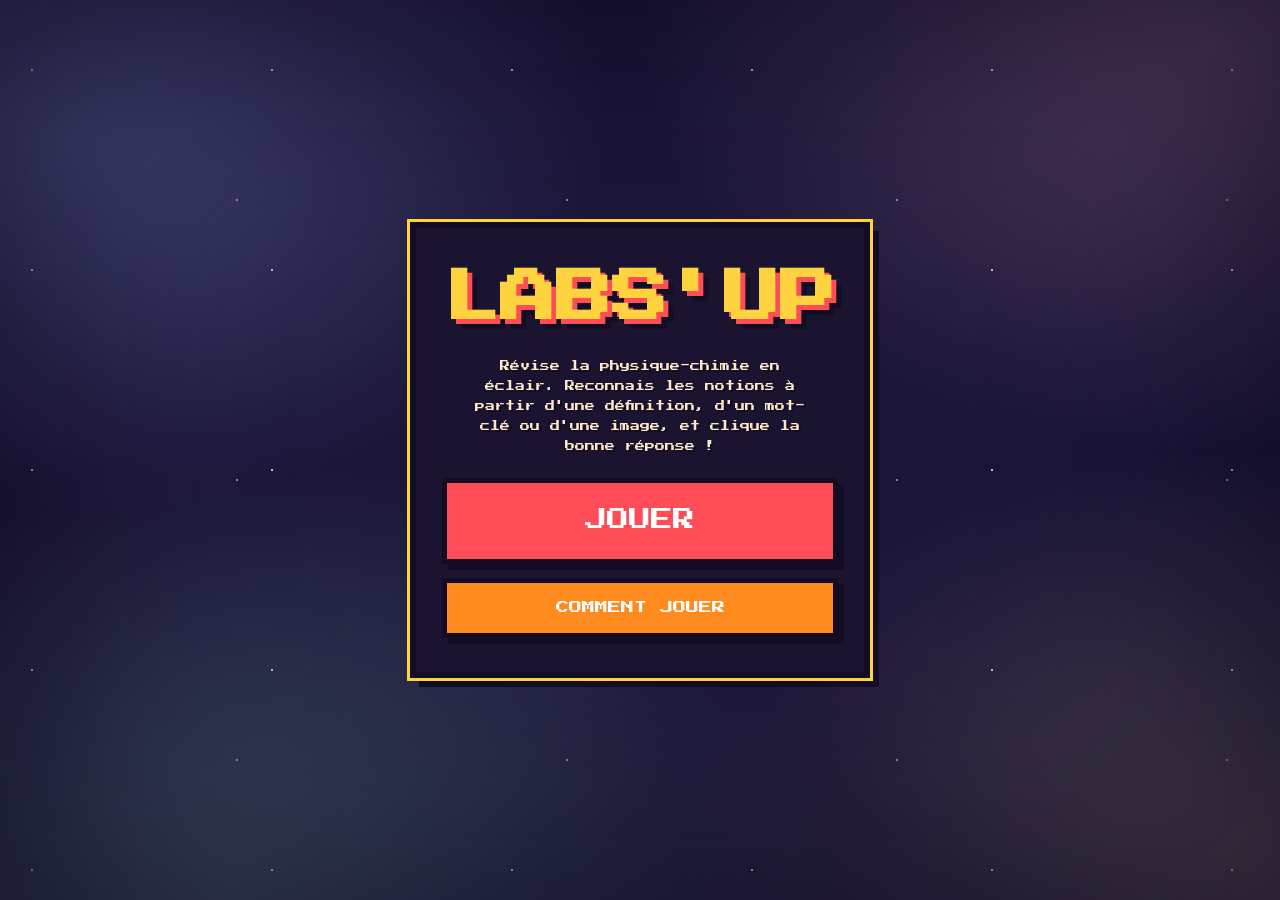
<file: docs/labs-up/index.html>
<!doctype html>
<html lang="fr">
<head>
<meta charset="utf-8"><meta name="viewport" content="width=device-width,initial-scale=1">
<title>Labs'Up</title>
<link rel="stylesheet" href="style.css">
</head>
<body><main id="shell">
<div id="bgDots"></div><div id="vignette"></div>

<!-- MENU -->
<section class="screen" id="menu"><div class="menuPanel"><h1>LABS'UP</h1>
<div class="sub menuTag">Révise la physique-chimie en éclair. Reconnais les notions à partir d'une définition, d'un mot-clé ou d'une image, et clique la bonne réponse !</div>
<div class="menuButtons">
<button class="playBtn" onclick="goClass()">JOUER</button>
<button onclick="showHow()">COMMENT JOUER</button>
</div></div></section>

<!-- COMMENT JOUER -->
<section class="screen hidden" id="how"><div class="panel sub"><h2>COMMENT JOUER</h2>
Choisis ta classe puis suis le <b>parcours</b> : réussis un chapitre pour débloquer le suivant.<br><br>
Une carte apparaît avec un indice. Clique la bonne réponse parmi 4 propositions.<br><br>
Esprit <b>Time's Up</b> : 3 types d'indices, du plus simple au plus dur —
<b>définition</b> · <b>mot-clé</b> · <b>image</b>.<br><br>
Choisis ta <b>difficulté</b> : <b>Facile</b> (surtout des définitions, sans chrono),
<b>Moyen</b> (chrono), <b>Difficile</b> (surtout des images, chrono serré).<br><br>
À la fin : score, badge du labo, et le chapitre suivant se débloque dès 50% de réussite.</div>
<button onclick="showMenu()">COMPRIS</button></section>

<!-- CHOIX CLASSE -->
<section class="screen hidden" id="classSelect"><h1 style="font-size:34px">CHOISIS TA CLASSE</h1>
<div class="sub">Chaque classe a ses propres thèmes de révision.</div>
<div class="levelCards">
<button class="levelCard" onclick="chooseClass('5e')"><b>5ᵉ</b><small>Verrerie, masse & volume, états, mélanges,<br>électricité, énergies, son & lumière</small></button>
<button class="levelCard" onclick="chooseClass('4e')"><b>4ᵉ</b><small>Atomes, transformations, combustions,<br>masse volumique, vitesse, circuits, énergie</small></button>
</div>
<button onclick="showMenu()">RETOUR</button></section>

<!-- CARTE DE PROGRESSION (bracket) -->
<section class="screen hidden" id="themeSelect">
<h1 style="font-size:28px" id="themeTitle">PARCOURS</h1>
<div class="sub mapHint">Réussis un chapitre pour débloquer le suivant.</div>
<div class="mapWrap"><div class="mapPath" id="themeList"></div></div>
<button onclick="goClass()">RETOUR</button></section>

<!-- CHOIX DIFFICULTÉ -->
<section class="screen hidden" id="modeSelect"><h1 style="font-size:30px">DIFFICULTÉ</h1>
<div class="sub" id="modeSub"></div>
<div class="menuButtons" id="modeButtons">
<button class="diffBtn" onclick="chooseMode('facile')"><span class="diffName">FACILE</span><small>Surtout définitions · sans chrono · partie courte</small></button>
<button class="diffBtn" onclick="chooseMode('moyen')"><span class="diffName">MOYEN</span><small>3 manches · chrono large · partie normale</small></button>
<button class="diffBtn" onclick="chooseMode('difficile')"><span class="diffName">DIFFICILE</span><small>Surtout images · chrono serré · partie longue</small></button>
</div>
<button onclick="goTheme()">RETOUR</button></section>

<!-- JEU (carte ~80%, posée sur le fond) -->
<section class="screen hidden" id="game"><div class="quiz" id="quizPanel">

  <!-- Sablier : à cheval entre la carte et le fond coloré -->
  <div class="hourglass" id="hourglass"></div>

  <div class="quizInner">

  <!-- Barre HUD : score/série · manche+progression -->
  <div class="gameHUD">
    <div class="hudStat">SCORE <span class="gold" id="gameScore">0</span><br>SÉRIE <span class="gold" id="gameCombo">0</span></div>
    <div class="hudMid">
      <div class="labsRound" id="gameRound">MANCHE 1</div>
      <div class="labsProgress"><span id="gameTheme">Thème</span> · <span id="cardCount">1 / 10</span></div>
    </div>
  </div>

  <!-- Chrono « bien gros » (mode Chrono) -->
  <div class="quizClock hidden" id="quizClock"><div class="quizClockBar" id="quizClockBar"></div></div>

  <!-- Scène centrale : indice OU image -->
  <div class="gameStage">
    <div class="labsRoundTag" id="roundTag">DÉFINITION</div>
    <h2 id="clue"></h2>
    <div class="labsIcon hidden" id="iconBox"></div>
  </div>

  <!-- Réponses : grosses tuiles -->
  <div class="answers" id="answers"></div>

  <div class="explainBox hidden" id="explainBox"></div>
  <div class="labsBtns">
    <button class="continueBtn hidden" id="continueBtn" onclick="nextCard()">CONTINUER</button>
    <button class="skipBtn" id="skipBtn" onclick="skipCard()">PASSER</button>
  </div>

  </div>
</div></section>

<!-- FIN -->
<section class="screen hidden" id="end"><div class="panel result" id="endText"></div>
<button onclick="replay()">REJOUER</button>
<button onclick="goTheme()">AUTRE THÈME</button>
<button onclick="showMenu()">MENU</button></section>

</main>
<script src="cards.js"></script>
<script src="icons.js"></script>
<script src="labsup.js"></script>
</body></html>
</file>
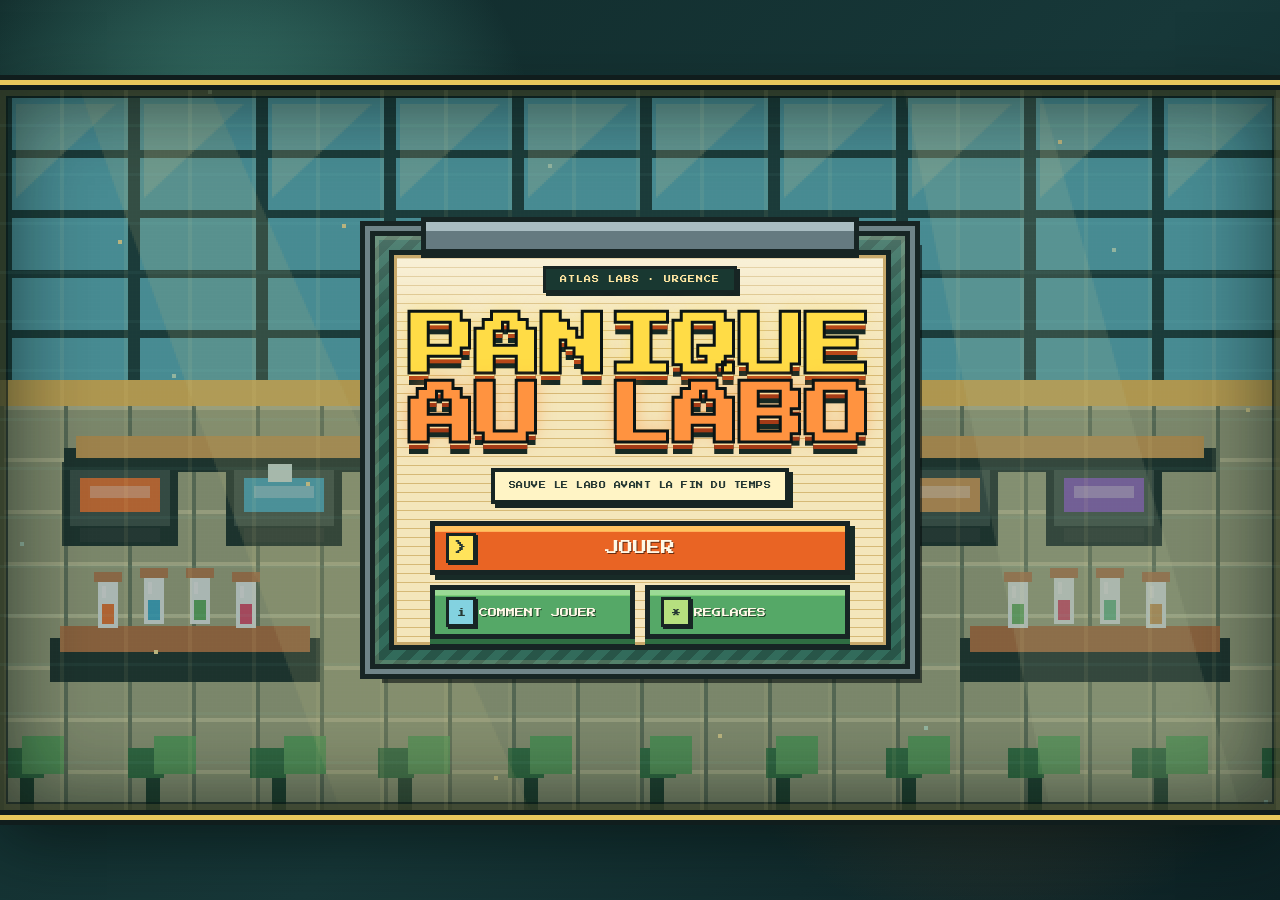
<file: docs/panique-au-labo-pixel/index.html>
<!doctype html>
<html lang="fr">
<head>
<meta charset="utf-8">
<meta name="viewport" content="width=device-width,initial-scale=1">
<title>Panique au Labo Pixel</title>
<link rel="stylesheet" href="style.css?v=32">
</head>
<body>
<main id="shell">
  <canvas id="game" width="640" height="360" tabindex="0" aria-label="Zone de jeu Panique au Labo"></canvas>

  <div id="hud" class="hidden">
    <div id="orders"></div>
    <div class="hudbox scoreBox"><span class="coin"></span><b id="score">0</b><small>SCORE</small></div>
    <div class="hudbox levelBox"><b>PANIQUE AU LABO</b><small id="levelHudName">NIVEAU 2 : SERRE DES MELANGES - FACILE</small></div>
    <div class="hudbox timeBox"><b id="timer">03:00</b><small id="goal">0 / 6 RAPPORTS</small></div>
    <div id="prompt">APPROCHE-TOI D'UN POSTE</div>
    <div id="dashBar"><i></i><span>DASH</span></div>
    <div id="combo"></div>
    <div id="toast"></div>
  </div>

  <div id="touch" class="hidden">
    <div id="joystick"><div id="stick"></div></div>
    <button id="actTouch">!</button>
    <button id="throwTouch">↑</button>
    <button id="dashTouch">»</button>
  </div>

  <section class="screen" id="menu">
    <div class="menuPanel labMenuPanel">
      <div class="menuEyebrow">ATLAS LABS · URGENCE</div>
      <h1>PANIQUE<br><span>AU LABO</span></h1>
      <div class="sub menuTag">SAUVE LE LABO AVANT LA FIN DU TEMPS</div>
      <div class="menuButtons">
        <button class="playBtn" onclick="showLevels()">JOUER</button>
        <button onclick="showHow()">COMMENT JOUER</button>
        <button onclick="showSettings()">REGLAGES</button>
      </div>
    </div>
  </section>

  <section class="screen hidden" id="levelScreen">
    <h2>CARTE DU LABO</h2>
    <div id="levels"></div>
    <button class="backBtn" onclick="showMenu()">◀ RETOUR</button>
  </section>

  <section class="screen hidden" id="briefScreen">
    <div class="panel brief">
      <div id="briefIcon"></div>
      <h2 id="briefTitle"></h2>
      <p id="briefText"></p>
      <div class="briefCards">
        <div><b>SIGNATURE</b><span id="briefSignature"></span></div>
        <div><b>3 ETOILES</b><span id="briefBonus"></span></div>
        <div><b>PANIQUE</b><span id="briefEvent"></span></div>
      </div>
      <div id="briefRules"></div>
      <button class="playBtn" onclick="startSelected()">JOUER</button>
    </div>
  </section>

  <section class="screen hidden" id="how">
    <div class="panel help">
      <h2>PROTOCOLE</h2>
      <p>Prends un tube au rack orange. Suis les icones de la fiche, imprime le rapport violet puis livre au sas vert.</p>
      <p><b>ZQSD / FLECHES</b> bouger · <b>E / ESPACE</b> agir · <b>X</b> lancer · <b>MAJ</b> dash.</p>
      <p>Une machine oubliee peut prendre feu. Recupere l'extincteur rouge et eteins-la.</p>
    </div>
    <button class="backBtn" onclick="showMenu()">COMPRIS</button>
  </section>

  <section class="screen hidden" id="settings">
    <h2>REGLAGES</h2>
    <div class="panel settingsPanel">
      <label>SECOUSSES CAMERA <button id="shakeSetting" onclick="toggleSetting('shake')"></button></label>
      <label>SONS ARCADE <button id="soundSetting" onclick="toggleSetting('sound')"></button></label>
      <label>COMMANDES TACTILES <button id="touchSetting" onclick="toggleSetting('touch')"></button></label>
    </div>
    <button class="backBtn" onclick="showMenu()">◀ RETOUR</button>
  </section>

  <section class="screen hidden" id="pause">
    <h2>PAUSE</h2>
    <button onclick="resumeGame()">REPRENDRE</button>
    <button onclick="restartLevel()">RECOMMENCER</button>
    <button onclick="showSettings(true)">REGLAGES</button>
    <button onclick="showLevels()">QUITTER</button>
  </section>

  <section class="screen hidden" id="tutorial">
    <div class="panel tutorialPanel">
      <div id="tutorialIcon">T</div>
      <h2 id="tutorialTitle">FORMATION EXPRESS</h2>
      <p id="tutorialText"></p>
      <button onclick="nextTutorial()">SUIVANT</button>
      <button onclick="skipTutorial()">PASSER</button>
    </div>
  </section>

  <section class="screen hidden" id="result">
    <div class="panel result">
      <h2 id="resultTitle"></h2>
      <div id="stars"></div>
      <strong id="resultScore"></strong>
      <p id="resultStats"></p>
    </div>
    <button onclick="restartLevel()">REJOUER</button>
    <button class="backBtn" onclick="showLevels()">MISSIONS</button>
  </section>
</main>
<script src="data/levels.js?v=32"></script>
<script src="render.js?v=32"></script>
<script src="main.js?v=32"></script>
</body>
</html>
</file>
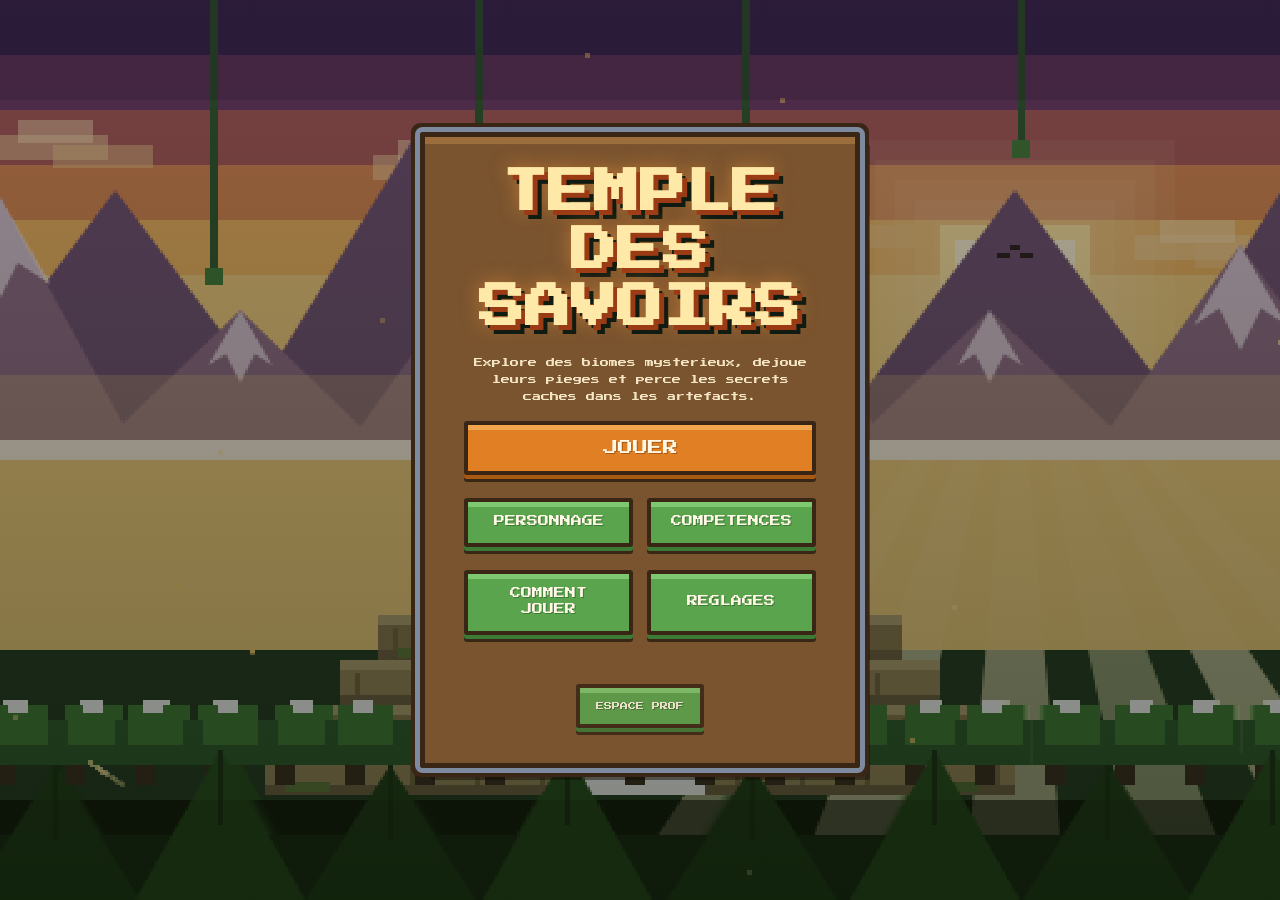
<file: docs/temple-quiz-pixel/index.html>
<!doctype html>
<html lang="fr">
<head>
<meta charset="utf-8"><meta name="viewport" content="width=device-width,initial-scale=1">
<title>Temple des Savoirs</title>
<link rel="stylesheet" href="style.css?v=27"></head>
<body><main id="shell">
<canvas id="game" width="640" height="360"></canvas>
<div id="hud" class="hidden"><div class="hudbox mission"><span id="chapterHud">CHAPITRE</span><br>ARTEFACTS <span class="gold" id="artHud">0/4</span><br><span id="goalLabel">TEMPLE</span> <span id="exitHud">VERROUILLE</span></div><div class="hudbox hint">FLECHES / ZQSD - ESPACE : FOUET</div></div>
<div class="comboHud" id="comboHud"></div>
<button class="pauseToggle hidden" id="pauseToggle" onclick="togglePause()">II</button>
<div class="pauseMenu hidden" id="pauseMenu"><div class="pausePanel"><h2>PAUSE</h2><button onclick="resumeGame()">REPRENDRE</button><button onclick="pauseRestart()">RECOMMENCER</button><button onclick="pauseLevels()">NIVEAUX</button><button onclick="pauseSettings()">REGLAGES</button><button onclick="quitToMenu()">QUITTER</button></div></div>
<div class="touchControls hidden" id="touchControls"><div class="joystick" id="joystick"><div class="stick" id="stick"></div></div><button class="touchBtn actBtn" id="actBtn"><span>!</span><small>ACTION</small></button><button class="touchBtn whipBtn" id="whipBtn"><span>〰</span><small>FOUET</small></button><button class="touchBtn dashBtn" id="dashBtn"><span>»</span><small>DASH</small></button><button class="touchBtn escapeBtn hidden" id="escapeBtn"><span>&#9650;</span><small>SORTIR</small></button></div>
<section class="screen" id="menu"><div class="menuPanel"><h1>TEMPLE<br>DES SAVOIRS</h1><div class="sub menuTag">Explore des biomes mysterieux, dejoue leurs pieges et perce les secrets caches dans les artefacts.</div><div class="menuButtons"><button class="playBtn" onclick="showLevels()">JOUER</button><button onclick="showCharacters()">PERSONNAGE</button><button onclick="showSkills()">COMPETENCES</button><button onclick="showHow()">COMMENT JOUER</button><button onclick="showSettings()">REGLAGES</button></div><button class="profLink" onclick="showDashboard()">ESPACE PROF</button></div></section>
<section class="screen hidden" id="levelSelect"><h1 style="font-size:34px">CHOISIS TON NIVEAU</h1><div class="sub">Chaque niveau a sa propre banque de questions, ses biomes et ses gardiens.</div><div class="levelCards"><button class="levelCard" onclick="chooseGrade('5e')"><b>5e</b><small>L'eau, melanges, energie, son, lumiere...<br>11 chapitres</small></button><button class="levelCard" onclick="chooseGrade('4e')"><b>4e</b><small>Atomes, transformations, vitesse, circuits...<br>11 chapitres</small></button></div><button class="backBtn" onclick="showMenu()">&#9664; RETOUR</button></section>
<section class="screen hidden" id="chapterScreen"><h1 style="font-size:34px" id="chapterTitle">CHOISIS TON CHAPITRE</h1><div class="sub" id="careerStats" style="font-size:10px;padding:8px 14px"></div><div class="chapters" id="chapters"></div><button class="backBtn" onclick="showLevels()">&#9664; RETOUR</button></section>
<section class="screen hidden" id="characters"><h1 style="font-size:30px">AVENTURIER</h1>
<div class="charWrap2">
 <div class="charStage rpgPanel"><div class="rpgInner">
   <div class="charPreviewRow">
     <button type="button" class="charArrow" id="charPrev" aria-label="Precedent">&#9664;</button>
     <div class="charPreviewWrap"><canvas id="charPreviewBig" width="96" height="112"></canvas></div>
     <button type="button" class="charArrow" id="charNext" aria-label="Suivant">&#9654;</button>
   </div>
   <div class="charRotRow"><button type="button" class="charRotBtn" id="charRotL" aria-label="Tourner gauche">&#8634;</button><small>TOURNER &middot; CLIC = MARCHER</small><button type="button" class="charRotBtn" id="charRotR" aria-label="Tourner droite">&#8635;</button></div>
   <div class="charBaseName" id="charBaseName"></div>
   <div class="charBaseDesc" id="charBaseDesc"></div>
   <div class="charDots" id="charDots"></div>
   <div class="charNameRow"><label>NOM</label><input id="charName" type="text" maxlength="12" placeholder="HEROS" autocomplete="off"></div>
   <button type="button" class="charRandom" id="charRandom">ALEATOIRE</button>
 </div></div>
 <div class="charCustom rpgPanel"><div class="rpgInner">
   <div class="custNav"><button type="button" class="custArrow" id="custPrev" aria-label="Categorie precedente">&#9664;</button><div class="custTitle" id="custTitle"></div><button type="button" class="custArrow" id="custNext" aria-label="Categorie suivante">&#9654;</button></div>
   <div class="custDots" id="custDots"></div>
   <div class="customPage" id="customPage"></div>
 </div></div>
</div>
<div class="dashBtns"><button class="playBtn" onclick="showMenu()">VALIDER</button><button class="backBtn" onclick="showMenu()">&#9664; RETOUR</button></div></section>
<section class="screen hidden" id="skills"><h1 style="font-size:34px">COMPETENCES</h1><div class="rubisBalance" id="skillRubis"></div><div class="sub" style="font-size:10px">Depense tes rubis pour ameliorer ton aventurier. Chaque palier coute plus cher.</div><div class="skillTree" id="skillTree"></div><button class="backBtn" onclick="showMenu()">&#9664; RETOUR</button></section>
<section class="screen hidden" id="settings"><h1 style="font-size:34px">REGLAGES</h1><div class="panel" style="width:min(620px,95%)"><div class="settingRow">SECOUSSES DE CAMERA <button id="shakeBtn" onclick="toggleSetting('shake')"></button></div><div class="settingRow">ANIMATIONS DU DECOR <button id="motionBtn" onclick="toggleSetting('motion')"></button></div><div class="settingRow">EFFETS SONORES <button id="soundBtn" onclick="toggleSetting('sound')"></button></div><div class="settingRow">MUSIQUE D'AMBIANCE <button id="musicBtn" onclick="toggleSetting('music')"></button></div><div class="settingRow">COMMANDES TACTILES <button id="touchBtn" onclick="toggleSetting('touchCompact')"></button></div><div class="settingRow">DIFFICULTE <button id="difficultyBtn" onclick="toggleSetting('difficulty')"></button></div><div class="settingRow">TAILLE DU TEXTE <button id="textScaleBtn" onclick="toggleSetting('textScale')"></button></div><div class="settingRow">SYMBOLES OUI / NON <button id="symbolsBtn" onclick="toggleSetting('symbols')"></button></div></div><button class="backBtn" onclick="closeSettings()">&#9664; RETOUR</button></section>
<section class="screen hidden" id="how"><div class="panel sub"><h2 style="color:#ffe35b">MISSION</h2>Recupere un artefact dans chacun des 4 secteurs, puis rejoins le temple pour affronter son gardien avec tes connaissances.<br><br>Bonne reponse : points et degats au boss.<br>Mauvaise reponse : perte de points de vie, sans perdre ta progression.<br><br>Termine avec un maximum de vie pour obtenir 3 etoiles. Le fouet etourdit ou eloigne les animaux.</div><button onclick="showMenu()">COMPRIS</button></section>
<section class="screen hidden" id="quiz"><div class="panel quiz"><div class="gold" id="quizTag">ARTEFACT TROUVE</div><div class="quizClock hidden" id="quizClock"><div class="quizClockBar" id="quizClockBar"></div></div><h2 id="question"></h2><canvas class="diagram" id="diagram" width="400" height="210"></canvas><div class="answers" id="answers"></div><div class="explainBox hidden" id="explainBox"></div><button class="continueBtn hidden" id="continueBtn">CONTINUER</button></div></section>
<section class="screen hidden" id="result"><div class="panel result" id="resultText"></div><button onclick="showChapters()">AUTRE CHAPITRE</button><button onclick="replayLevel()">REJOUER</button></section>
<section class="screen hidden" id="dashboard"><h1 style="font-size:30px">TABLEAU DE BORD</h1><div class="dashWrap" id="dashWrap"></div><div class="dashBtns"><button onclick="exportCSV()">EXPORT CSV</button><button onclick="resetLog()">REINITIALISER</button><button class="backBtn" onclick="showMenu()">&#9664; RETOUR</button></div></section>
</main>
<script src="questions.js?v=27"></script>
<script src="questions4e.js?v=27"></script>
<script src="game.js?v=27"></script></body></html>
</file>
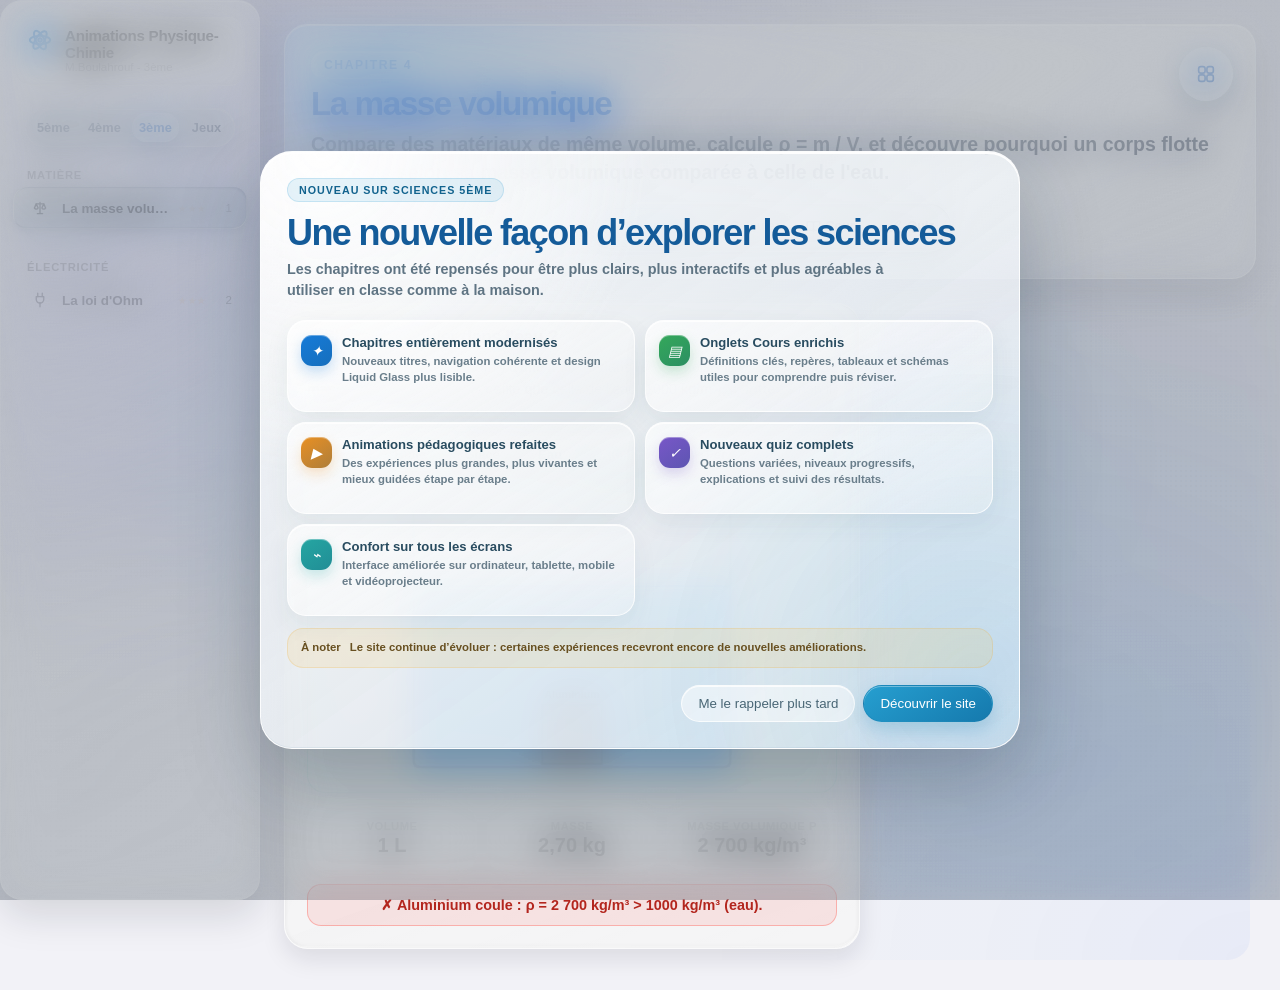
<file: docs/chapitre-3e.html>
<!DOCTYPE html>
<html lang="fr">
<head>
  <meta charset="UTF-8" />
  <meta name="viewport" content="width=device-width, initial-scale=1.0" />
  <meta http-equiv="refresh" content="0; url=sciences-3eme.html" />
  <title>Chapitres 3e</title>
  <link rel="canonical" href="sciences-3eme.html" />
</head>
<body>
  <p>Redirection vers <a href="sciences-3eme.html">sciences-3eme.html</a>…</p>
  <script>window.location.replace('sciences-3eme.html');</script>
</body>
</html>
</file>
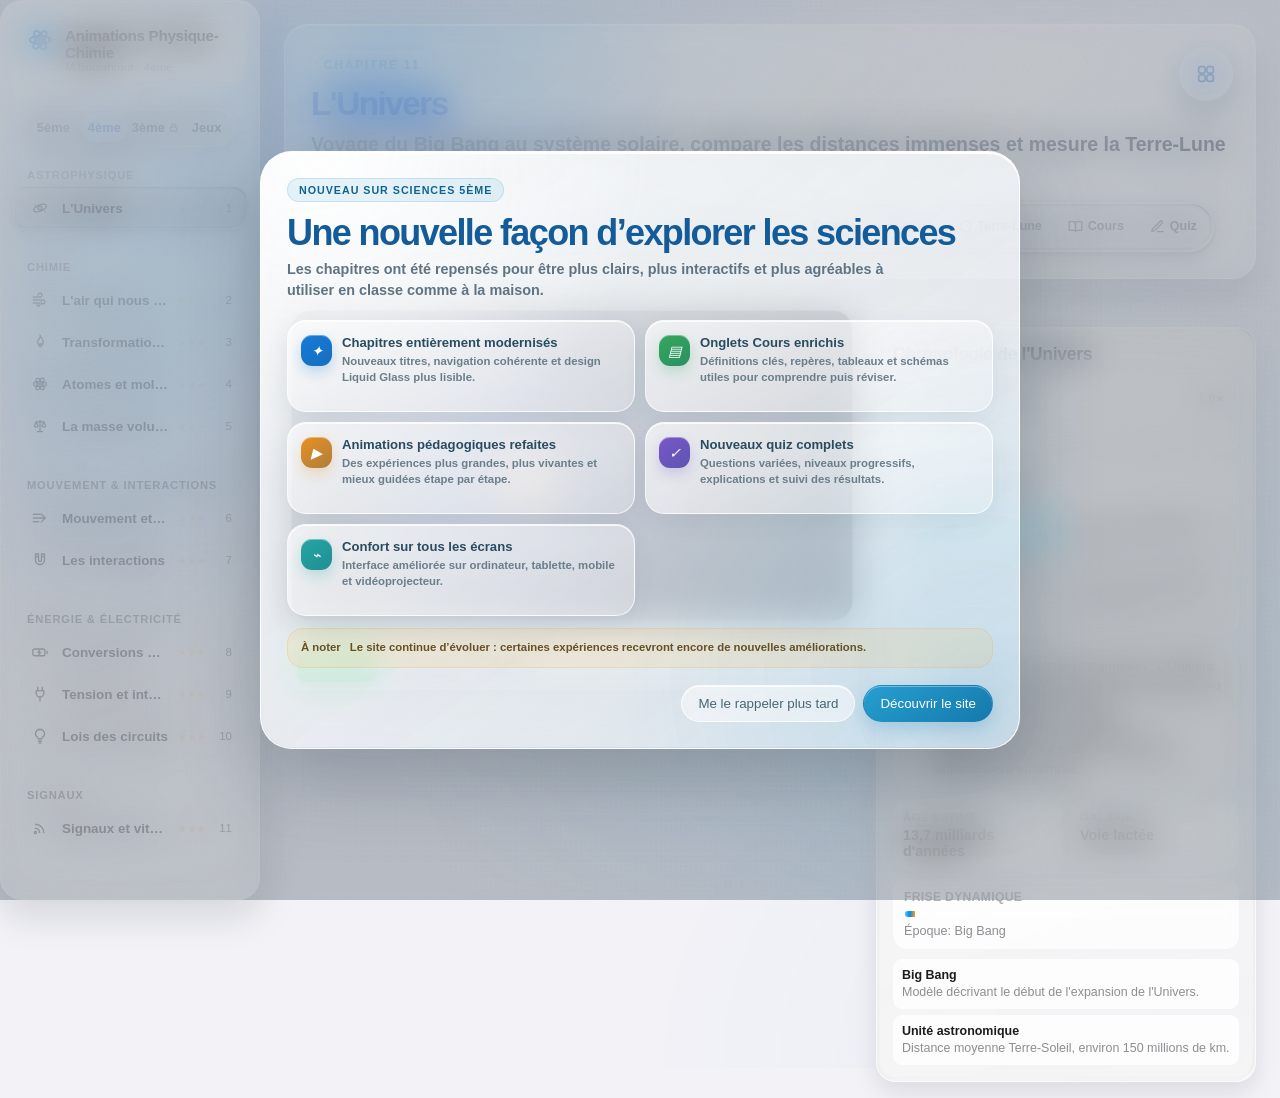
<file: docs/chapitre-4e.html>
<!DOCTYPE html>
<html lang="fr">
<head>
  <meta charset="UTF-8" />
  <meta name="viewport" content="width=device-width, initial-scale=1.0" />
  <meta http-equiv="refresh" content="0; url=sciences-4eme.html" />
  <title>Chapitres 4e</title>
  <link rel="canonical" href="sciences-4eme.html" />
</head>
<body>
  <p>Redirection vers <a href="sciences-4eme.html">sciences-4eme.html</a>…</p>
  <script>window.location.replace('sciences-4eme.html');</script>
</body>
</html>
</file>
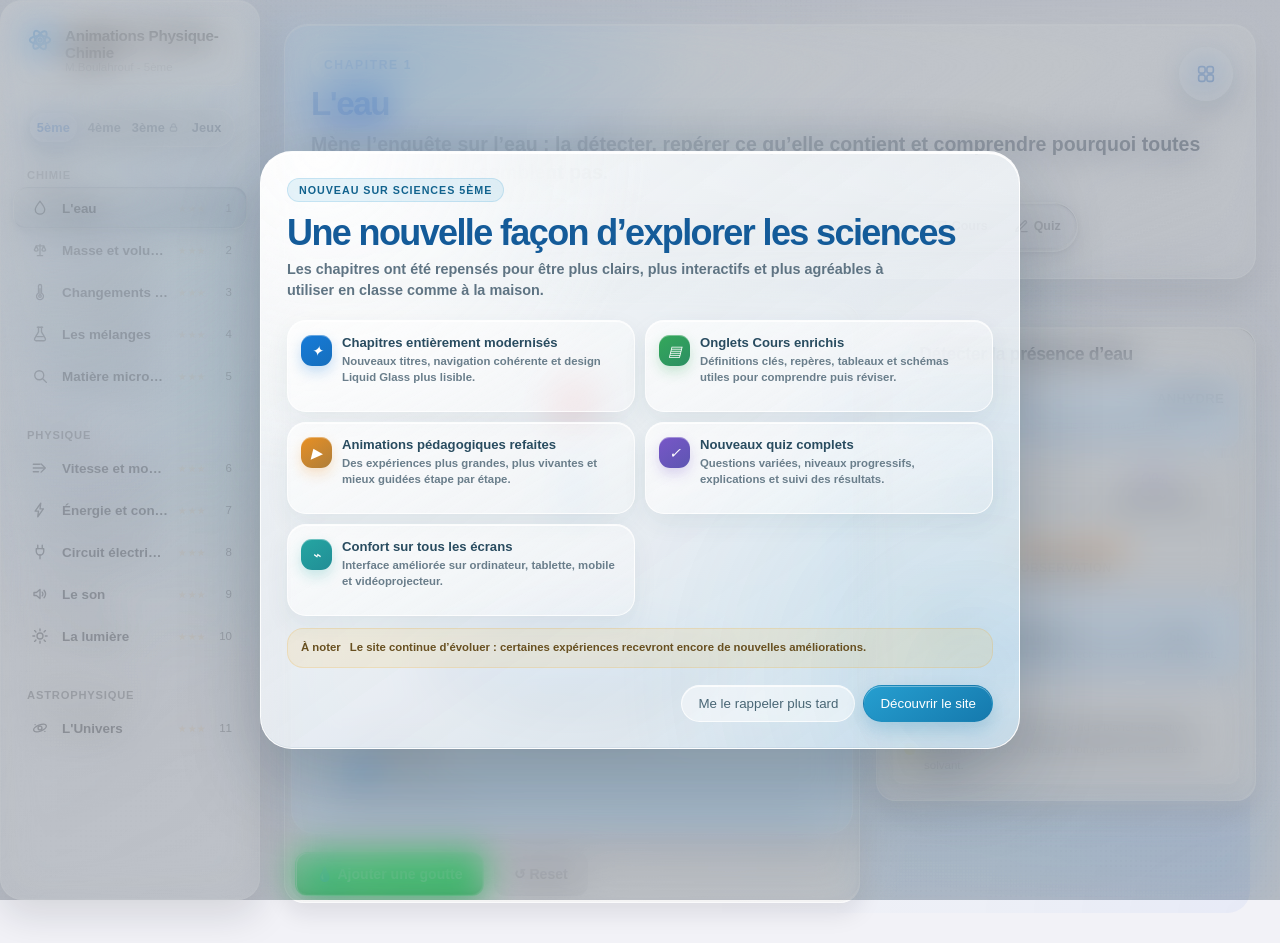
<file: docs/chapitre-5e.html>
<!DOCTYPE html>
<html lang="fr">
<head>
  <meta charset="UTF-8" />
  <meta name="viewport" content="width=device-width, initial-scale=1.0" />
  <meta http-equiv="refresh" content="0; url=sciences-5eme.html" />
  <title>Chapitres 5e</title>
  <link rel="canonical" href="sciences-5eme.html" />
</head>
<body>
  <p>Redirection vers <a href="sciences-5eme.html">sciences-5eme.html</a>…</p>
  <script>window.location.replace('sciences-5eme.html');</script>
</body>
</html>
</file>
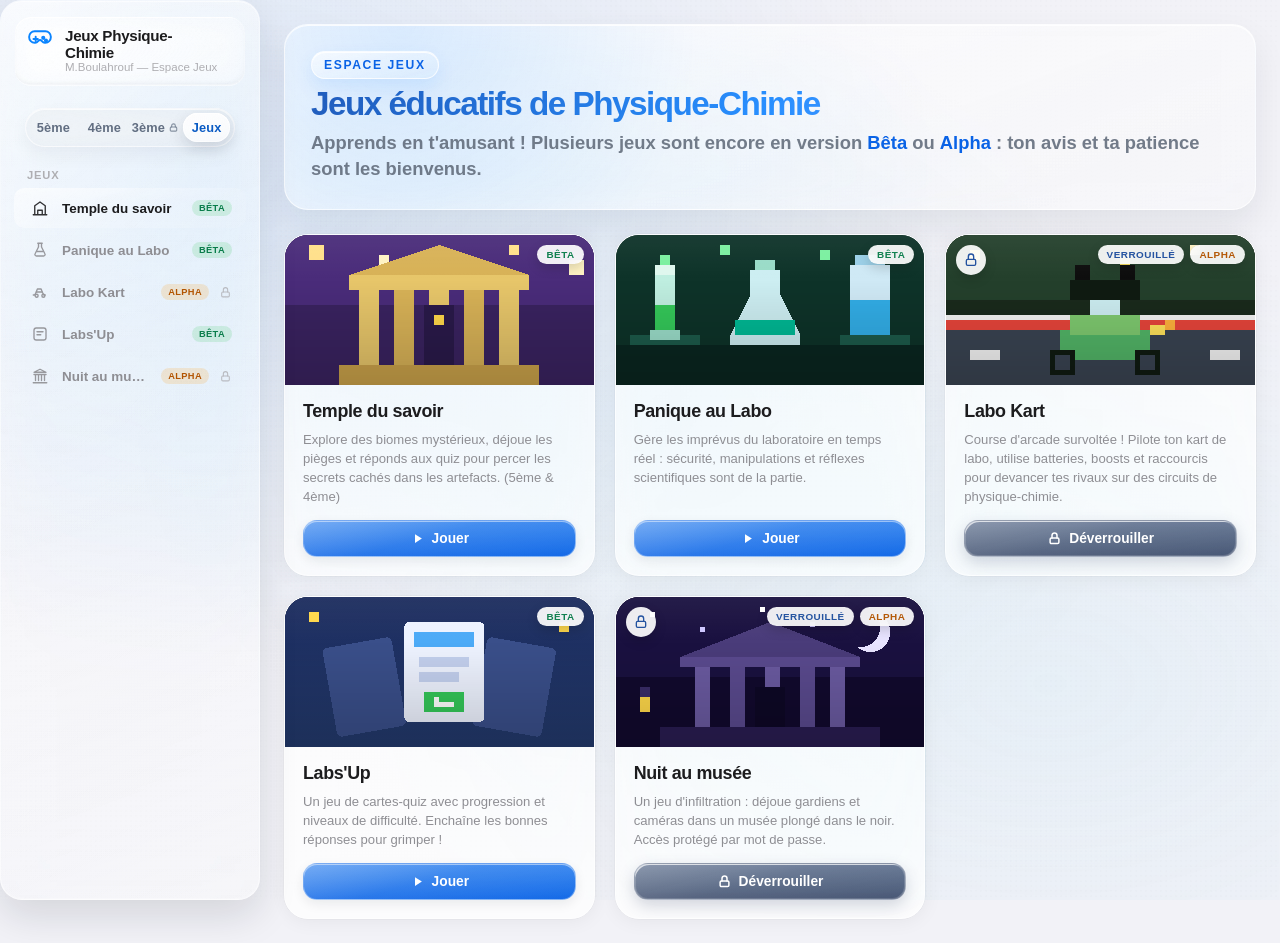
<file: docs/jeux.html>
<!DOCTYPE html>
<html lang="fr">
<head>
  <meta charset="UTF-8" />
  <meta name="viewport" content="width=device-width, initial-scale=1.0" />
  <meta http-equiv="refresh" content="0; url=sciences-jeux.html" />
  <title>Jeux</title>
  <link rel="canonical" href="sciences-jeux.html" />
</head>
<body>
  <p>Redirection vers <a href="sciences-jeux.html">sciences-jeux.html</a>…</p>
  <script>window.location.replace('sciences-jeux.html');</script>
</body>
</html>
</file>
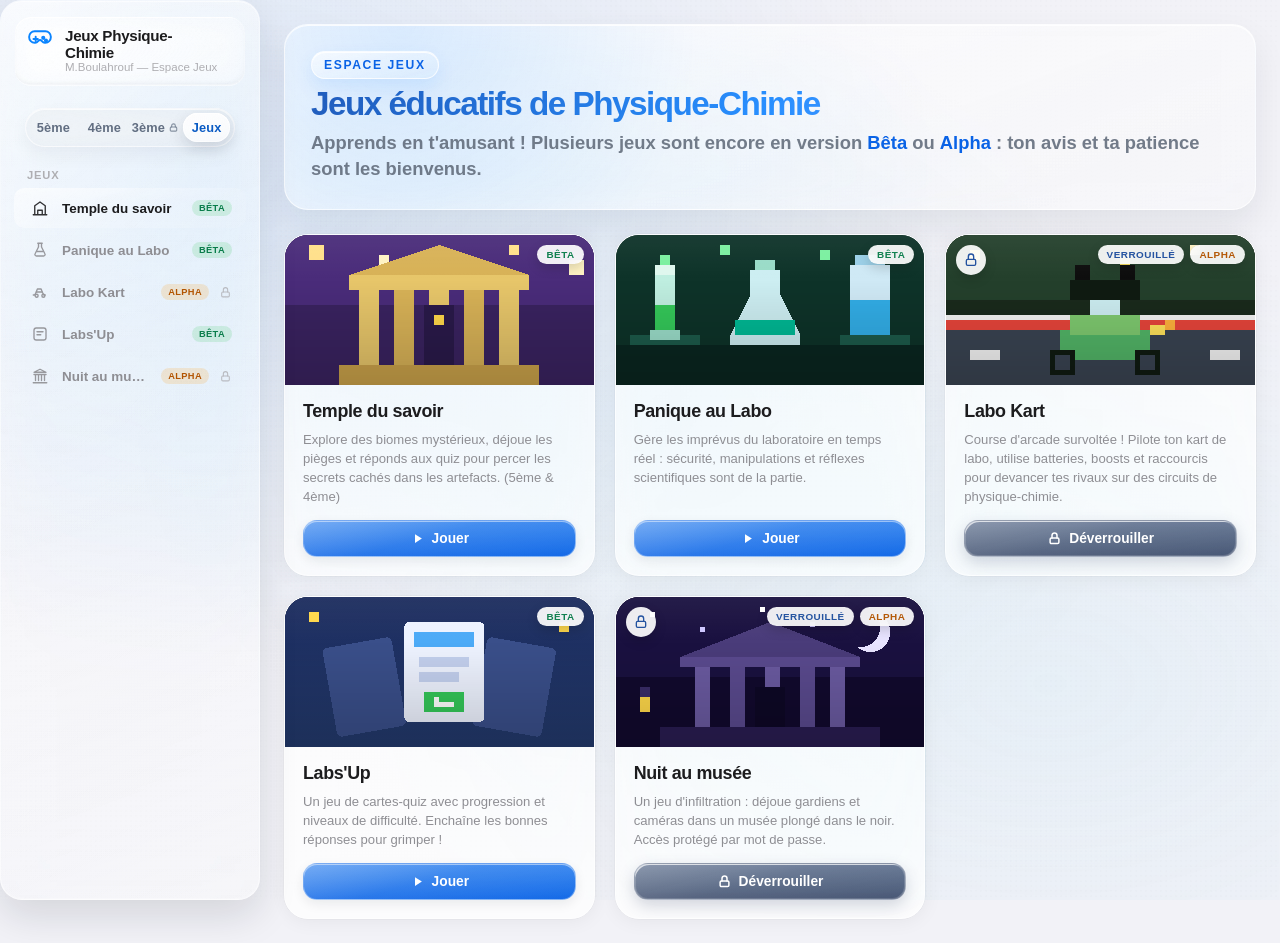
<file: docs/sciences-jeux.html>
<!DOCTYPE html>
<html lang="fr">
<head>
    <meta charset="UTF-8">
    <meta name="viewport" content="width=device-width, initial-scale=1.0">
    <meta name="description" content="Jeux éducatifs - Physique-Chimie">
    <meta name="theme-color" content="#F2F2F7">
    <title>Jeux — Physique-Chimie</title>
    <style>
/* ====================================================================
   A. RESET & VARIABLES (alignés sur sciences-5eme / 4eme)
   ==================================================================== */
*, *::before, *::after { margin: 0; padding: 0; box-sizing: border-box; }

:root {
    --glass-bg: rgba(255,255,255,0.62);
    --glass-bg-heavy: rgba(255,255,255,0.78);
    --glass-border: rgba(255,255,255,0.45);
    --glass-shadow: 0 2px 20px rgba(0,0,0,0.06),0 0 0 .5px rgba(0,0,0,0.05);
    --glass-shadow-hover: 0 8px 32px rgba(0,0,0,0.10),0 0 0 .5px rgba(0,0,0,0.06);
    --blur: blur(28px) saturate(180%);
    --r-sm:10px;--r-md:14px;--r-lg:20px;--r-xl:24px;
    --blue:#4dabf7;--green:#34C759;--orange:#FF9500;--red:#FF3B30;
    --purple:#AF52DE;--pink:#FF2D55;--yellow:#FFCC00;--teal:#5AC8FA;
    --indigo:#5856D6;--cyan:#32ADE6;--mint:#00C7BE;
    --txt1:#1C1C1E;--txt2:#8E8E93;--txt3:#AEAEB2;
    --fill1:rgba(120,120,128,0.2);--fill2:rgba(120,120,128,0.12);--fill3:rgba(120,120,128,0.08);
    --sep:rgba(60,60,67,0.08);--bg1:#F2F2F7;--bg2:#FFFFFF;
    --glass-white: rgba(255, 255, 255, 0.72);
    --glass-frost: rgba(250, 252, 255, 0.85);
    --text-muted: #8E8E93;
    --jeux-bg: radial-gradient(ellipse at 18% 18%, rgba(10,132,255,0.09) 0%, transparent 48%),
               radial-gradient(ellipse at 82% 76%, rgba(100,210,255,0.08) 0%, transparent 46%),
               radial-gradient(ellipse at 50% 45%, rgba(50,173,230,0.05) 0%, transparent 58%);
    --jeux-title-gradient: linear-gradient(125deg, rgba(21,83,183,.94), rgba(0,122,255,.84), rgba(96,145,255,.72));
    --jeux-accent: #0A63E6;
    --jeux-accent-deep: #0A84FF;
}

/* ====================================================================
   B. BODY
   ==================================================================== */
body {
    font-family: -apple-system, BlinkMacSystemFont, 'SF Pro Display', 'Segoe UI', Roboto, sans-serif;
    background: var(--bg1);
    min-height: 100vh;
    color: var(--txt1);
    -webkit-font-smoothing: antialiased;
    position: relative; z-index: 1;
    color-scheme: light;
}
body::before {
    content: '';
    position: fixed; inset: 0;
    background: var(--jeux-bg);
    pointer-events: none; z-index: 0;
    transition: background 0.6s ease;
}

/* ====================================================================
   C. SIDEBAR — Apple Liquid Glass
   ==================================================================== */
#sidebar {
    position: fixed; left: 0; top: 0; bottom: 0;
    width: 260px;
    background: rgba(255,255,255,0.82);
    backdrop-filter: blur(40px) saturate(200%);
    -webkit-backdrop-filter: blur(40px) saturate(200%);
    border-right: 0.5px solid rgba(255,255,255,0.5);
    box-shadow: 4px 0 40px rgba(0,0,0,0.06), 1px 0 0 rgba(0,0,0,0.03);
    display: flex; flex-direction: column;
    overflow-y: auto;
    padding: 16px 12px 24px;
    z-index: 200;
    transition: transform 0.35s cubic-bezier(0.32, 0.72, 0, 1);
}
.sidebar-header {
    display: flex; align-items: flex-start; gap: 12px;
    padding: 8px 14px 18px;
    border-bottom: 0.5px solid var(--sep);
    margin-bottom: 12px;
}
.sidebar-brand { min-width: 0; flex: 1; }
.sidebar-logo { font-size: 1.6rem; display: inline-flex; align-items: center; color: #0A84FF; }
.sidebar-logo svg { display: block; }
.sidebar-title { font-size: 0.95rem; font-weight: 800; color: var(--txt1); letter-spacing: -0.3px; }
.sidebar-subtitle { font-size: 0.72rem; color: var(--txt3); font-weight: 500; }
.sidebar-header-actions { display: flex; align-items: center; gap: 6px; margin-left: auto; }
.sidebar-toggle {
    display: none; align-items: center; justify-content: center;
    width: 36px; height: 36px;
    border: 1px solid rgba(255,255,255,0.52);
    border-radius: 999px;
    background: linear-gradient(145deg, rgba(255,255,255,0.58), rgba(255,255,255,0.24));
    box-shadow: 0 8px 18px rgba(15,23,42,0.08), inset 0 1px 0 rgba(255,255,255,0.72);
    font-size: 1rem; cursor: pointer; color: var(--txt1);
}

.sidebar-nav { display: flex; flex-direction: column; gap: 1px; }
.sidebar-section { margin-bottom: 8px; }
.sidebar-section-label {
    font-size: 0.7rem; font-weight: 700; text-transform: uppercase;
    letter-spacing: 0.8px; color: var(--txt3); padding: 16px 14px 6px;
}
.sidebar-btn {
    display: flex; align-items: center; gap: 10px;
    width: 100%; padding: 11px 14px;
    border: 1px solid transparent; border-radius: 10px;
    background: transparent; color: var(--txt2);
    font-family: inherit; font-size: 0.84rem; font-weight: 600;
    cursor: pointer;
    transition: all 0.2s cubic-bezier(0.32, 0.72, 0, 1);
    text-align: left; position: relative; overflow: hidden; isolation: isolate;
}
.sidebar-btn::before {
    content: ''; position: absolute; inset: 0; border-radius: inherit;
    pointer-events: none; z-index: 0;
    background:
        linear-gradient(138deg, rgba(255,255,255,0.66) 0%, rgba(255,255,255,0.24) 48%, rgba(255,255,255,0.10) 100%),
        radial-gradient(125% 94% at 14% -16%, rgba(255,255,255,0.70) 0%, rgba(255,255,255,0.18) 44%, rgba(255,255,255,0) 74%);
    opacity: 0; transition: opacity 0.24s cubic-bezier(0.32, 0.72, 0, 1);
}
.sidebar-btn > * { position: relative; z-index: 1; }
.sidebar-btn:hover {
    border: 1px solid rgba(255,255,255,0.56);
    background: linear-gradient(145deg, rgba(255,255,255,0.22), rgba(255,255,255,0.08));
    box-shadow: 0 9px 20px rgba(15,23,42,0.10), 0 1px 0 rgba(255,255,255,0.72) inset, 0 -1px 0 rgba(255,255,255,0.22) inset;
    backdrop-filter: blur(18px) saturate(140%);
    -webkit-backdrop-filter: blur(18px) saturate(140%);
    color: var(--txt1);
}
.sidebar-btn:hover::before { opacity: 0.62; }
.sidebar-btn.active {
    border: 1px solid rgba(255,255,255,0.66);
    background: linear-gradient(145deg, rgba(255,255,255,0.28), rgba(255,255,255,0.11));
    box-shadow: 0 11px 24px rgba(15,23,42,0.12), 0 1px 0 rgba(255,255,255,0.78) inset, 0 -1px 0 rgba(255,255,255,0.26) inset;
    backdrop-filter: blur(20px) saturate(148%);
    -webkit-backdrop-filter: blur(20px) saturate(148%);
    color: var(--txt1);
}
.sidebar-btn.active::before { opacity: 0.74; }
.sidebar-icon {
    font-size: 1.1rem; width: 24px; display: inline-flex;
    align-items: center; justify-content: center; flex-shrink: 0; opacity: 0.9;
}
.sidebar-icon svg { display: block; }
.sidebar-label { flex: 1; white-space: nowrap; overflow: hidden; text-overflow: ellipsis; }
.sidebar-tag {
    flex-shrink: 0; font-size: 0.58rem; font-weight: 800;
    text-transform: uppercase; letter-spacing: 0.04em;
    padding: 2px 7px; border-radius: 999px; line-height: 1.4;
}
.sidebar-tag.beta { color: #0a7d4b; background: rgba(52,199,89,0.16); }
.sidebar-tag.alpha { color: #b25400; background: rgba(255,149,0,0.16); }
.sidebar-lock { flex-shrink: 0; display: inline-flex; color: var(--txt3); opacity: 0.8; }

/* CLASS SWITCHER (5ème / 4ème / Jeux) */
.sidebar-class-switch {
    position: relative; display: flex; gap: 4px;
    margin: 10px 14px 4px; padding: 4px;
    border-radius: 999px;
    background: color-mix(in srgb, #bbc7d4 16%, transparent);
    border: 1px solid rgba(255,255,255,0.58);
    box-shadow: inset 0 1px 0 rgba(255,255,255,0.72), 0 8px 18px rgba(15,23,42,0.05);
    backdrop-filter: blur(14px) saturate(160%);
    -webkit-backdrop-filter: blur(14px) saturate(160%);
    flex-shrink: 0;
}
.class-switch-btn {
    position: relative; flex: 1; text-align: center; padding: 7px 0;
    border-radius: 999px; font-size: 0.8rem; font-weight: 800;
    letter-spacing: 0.01em; color: rgba(52,68,92,0.76);
    text-decoration: none;
    transition: transform 0.18s ease, background 0.18s ease, color 0.18s ease, box-shadow 0.18s ease;
}
.class-switch-btn:hover { background: rgba(255,255,255,0.50); color: var(--txt1); transform: translateY(-1px); }
.class-switch-btn:active { transform: scale(0.96); }
.class-switch-btn.active {
    color: #0A5BC4; cursor: default; pointer-events: none;
    background: linear-gradient(165deg, rgba(255,255,255,0.95), rgba(255,255,255,0.58));
    box-shadow:
        0 6px 16px rgba(15,23,42,0.14),
        inset 0 1px 0 rgba(255,255,255,0.95),
        inset 0 0 0 1px rgba(255,255,255,0.55);
}
.class-switch-btn.class-switch-locked {
    display: inline-flex; align-items: center; justify-content: center; gap: 3px;
}
.class-switch-lock {
    display: inline-flex; align-items: center; justify-content: center;
    opacity: 0.72;
}
.class-switch-btn.class-switch-locked.unlocked .class-switch-lock { display: none; }

/* ====================================================================
   D. APP CONTENT
   ==================================================================== */
#app-content {
    margin-left: 260px; padding: 24px;
    position: relative; z-index: 1; min-height: 100vh;
    transition: margin-left 0.3s ease, padding 0.3s ease;
}
.container { max-width: 1400px; margin: 0 auto; position: relative; z-index: 1; }

/* HERO HEADER — liquid glass (identique aux chapitres du build) */
.page-header.sc5-chapter-hero {
    text-align: left;
    position: relative;
    margin-bottom: 24px;
    padding: clamp(18px, 2.4vw, 26px);
    border-radius: var(--r-xl);
    background:
        radial-gradient(circle at 12% 0%, rgba(0,122,255,.12), transparent 34%),
        linear-gradient(160deg, rgba(255,255,255,.82), rgba(255,255,255,.30));
    border: 1px solid rgba(255,255,255,.66);
    box-shadow: inset 0 1px 0 rgba(255,255,255,.80), 0 16px 34px rgba(15,23,42,.075);
    backdrop-filter: blur(18px) saturate(155%);
    -webkit-backdrop-filter: blur(18px) saturate(155%);
}
.sc5-chapter-kicker {
    display: inline-flex; align-items: center; width: fit-content;
    margin-bottom: 8px; padding: 6px 12px; border-radius: 999px;
    color: #0A63E6;
    background: linear-gradient(165deg, rgba(255,255,255,.76), rgba(255,255,255,.28)), rgba(0,122,255,.08);
    border: 1px solid rgba(255,255,255,.70);
    box-shadow: inset 0 1px 0 rgba(255,255,255,.86), 0 8px 18px rgba(0,122,255,.10);
    font-size: .76rem; font-weight: 900; letter-spacing: .13em; text-transform: uppercase;
}
h1 {
    display: block; margin: 0 0 8px;
    font-size: clamp(1.5rem, 2.6vw, 2.25rem); line-height: 1.04;
    font-weight: 800; letter-spacing: -0.045em;
    background: var(--jeux-title-gradient);
    -webkit-background-clip: text; background-clip: text; color: transparent;
    -webkit-text-fill-color: transparent; text-shadow: none;
}
.subtitle {
    max-width: 920px; color: rgba(92,102,118,.86);
    font-size: clamp(.98rem, 1.55vw, 1.15rem); line-height: 1.45; font-weight: 600;
}
.subtitle strong { color: #0A63E6; font-weight: 850; }

/* ====================================================================
   E. GAMES GRID + CARDS
   ==================================================================== */
.games-grid {
    display: grid;
    grid-template-columns: repeat(auto-fill, minmax(min(100%, 290px), 1fr));
    gap: 20px;
    margin-top: 8px;
}
.game-card {
    position: relative;
    display: flex; flex-direction: column;
    border-radius: var(--r-xl);
    background: var(--glass-white);
    border: 1px solid rgba(255,255,255,0.6);
    box-shadow: var(--glass-shadow);
    backdrop-filter: var(--blur); -webkit-backdrop-filter: var(--blur);
    overflow: hidden;
    transition: transform 0.25s cubic-bezier(0.32,0.72,0,1), box-shadow 0.25s ease;
}
.game-card:hover { transform: translateY(-4px); box-shadow: var(--glass-shadow-hover); }
.game-card-art {
    height: 150px; position: relative; overflow: hidden;
    display: flex; align-items: center; justify-content: center;
    background: var(--card-art, linear-gradient(140deg, #2F80ED, #0A63E6));
}
.game-card[data-game="temple"]   { --card-art: linear-gradient(180deg, #2a1a4a, #4a2c6e); }
.game-card[data-game="panique"]  { --card-art: linear-gradient(180deg, #0e2a26, #134b40); }
.game-card[data-game="laboKart"] { --card-art: linear-gradient(180deg, #1a2a1c, #2a4a30); }
.game-card[data-game="labsup"]   { --card-art: linear-gradient(180deg, #16224a, #243b6e); }
.game-card[data-game="musee"]    { --card-art: linear-gradient(180deg, #120a2e, #28184f); }

/* ---- Pixel-art illustrations (rendu net, sans image externe) ---- */
.pixel-art {
    image-rendering: pixelated; image-rendering: crisp-edges;
    width: 100%; height: 100%; display: block;
}
.pixel-art rect, .pixel-art path, .pixel-art circle { shape-rendering: crispEdges; }
.game-card-art::after {
    content: ''; position: absolute; inset: 0; pointer-events: none;
    background: linear-gradient(180deg, rgba(255,255,255,0.05), transparent 30%, rgba(0,0,0,0.18));
}
.game-card-badges {
    position: absolute; top: 10px; right: 10px;
    display: flex; gap: 6px;
}
.status-badge {
    font-size: 0.62rem; font-weight: 800; text-transform: uppercase;
    letter-spacing: 0.05em; padding: 4px 9px; border-radius: 999px;
    background: rgba(255,255,255,0.92); backdrop-filter: blur(8px);
    box-shadow: 0 4px 12px rgba(0,0,0,0.16);
}
.status-badge.beta { color: #0a7d4b; }
.status-badge.alpha { color: #b25400; }
.status-badge.locked { color: #1f4f9e; }
.game-card-lock {
    position: absolute; top: 10px; left: 10px;
    width: 30px; height: 30px; border-radius: 999px;
    display: flex; align-items: center; justify-content: center;
    background: rgba(255,255,255,0.92); color: #1f4f9e;
    box-shadow: 0 4px 12px rgba(0,0,0,0.16);
}
.game-card-body { padding: 16px 18px 18px; display: flex; flex-direction: column; gap: 8px; flex: 1; }
.game-card-title { font-size: 1.12rem; font-weight: 800; letter-spacing: -0.02em; color: var(--txt1); }
.game-card-desc { font-size: 0.82rem; color: var(--txt2); line-height: 1.45; flex: 1; }
.game-card-actions { display: flex; gap: 8px; margin-top: 6px; }
.btn {
    display: inline-flex; align-items: center; justify-content: center; gap: 7px;
    padding: 10px 18px; border: none; border-radius: var(--r-md);
    font-family: inherit; font-weight: 700; font-size: 0.86rem;
    cursor: pointer; text-decoration: none;
    transition: transform 0.15s ease, filter 0.15s ease, box-shadow 0.15s ease;
}
.btn:active { transform: scale(0.97); }
.btn-play {
    flex: 1; color: #fff; position: relative; isolation: isolate; overflow: hidden;
    background-color: color-mix(in srgb, #0A84FF 84%, rgba(255,255,255,0.10));
    background-image:
        linear-gradient(165deg, rgba(255,255,255,0.34) 0%, rgba(255,255,255,0.12) 46%, rgba(255,255,255,0.04) 100%),
        linear-gradient(180deg, rgba(47,128,237,0.96) 0%, rgba(10,99,230,0.98) 100%);
    backdrop-filter: blur(8px) saturate(160%);
    -webkit-backdrop-filter: blur(8px) saturate(160%);
    box-shadow:
        inset 0 0 0 1px rgba(255,255,255,0.18),
        inset 1.8px 3px 0 -2px rgba(255,255,255,0.80),
        inset -2px -6px 1px -5px rgba(255,255,255,0.30),
        inset -1px 2px 3px -1px rgba(0,0,0,0.16),
        0 6px 16px rgba(10,99,230,0.26);
}
.btn-play:hover { filter: brightness(1.05); transform: translateY(-1px); }
.btn-play.locked {
    background-color: color-mix(in srgb, #5a6b8e 70%, rgba(255,255,255,0.12));
    background-image:
        linear-gradient(165deg, rgba(255,255,255,0.28) 0%, rgba(255,255,255,0.10) 46%, rgba(255,255,255,0.03) 100%),
        linear-gradient(180deg, rgba(94,112,142,0.95) 0%, rgba(63,79,110,0.96) 100%);
    box-shadow:
        inset 0 0 0 1px rgba(255,255,255,0.16),
        inset 1.8px 3px 0 -2px rgba(255,255,255,0.66),
        0 6px 16px rgba(63,79,110,0.22);
}

/* ====================================================================
   F. GAME PLAYER (iframe inline + plein écran)
   ==================================================================== */
.view { display: none; animation: fadeIn 0.4s ease; }
.view.active { display: block; }
@keyframes fadeIn { from { opacity: 0; transform: translateY(10px); } to { opacity: 1; transform: translateY(0); } }

.player-bar {
    display: flex; align-items: center; gap: 12px; flex-wrap: wrap;
    margin-bottom: 14px;
}
.player-title { font-size: 1.4rem; font-weight: 800; letter-spacing: -0.02em; color: var(--txt1); margin-right: auto; display: flex; align-items: center; gap: 10px; }
.player-title .status-badge { box-shadow: none; background: var(--fill2); }
.btn-ghost {
    color: var(--txt1); position: relative; isolation: isolate;
    background-color: color-mix(in srgb, #fff 62%, rgba(10,132,255,0.06));
    backdrop-filter: blur(12px) saturate(170%);
    -webkit-backdrop-filter: blur(12px) saturate(170%);
    box-shadow:
        inset 0 0 0 1px rgba(255,255,255,0.30),
        inset 1.6px 2px 0 -2px rgba(255,255,255,0.86),
        inset -2px -5px 1px -5px rgba(255,255,255,0.40),
        0 6px 16px rgba(15,23,42,0.08);
}
.btn-ghost:hover {
    filter: brightness(1.02); transform: translateY(-1px);
    background-color: color-mix(in srgb, #fff 72%, rgba(10,132,255,0.08));
}
.beta-banner {
    display: flex; align-items: center; gap: 8px;
    padding: 9px 14px; margin-bottom: 12px;
    border-radius: var(--r-md);
    font-size: 0.8rem; font-weight: 650; color: #7a4a00;
    background: rgba(255,149,0,0.12);
    border: 1px solid rgba(255,149,0,0.25);
}
.beta-banner.alpha { color: #8a3a00; background: rgba(255,107,53,0.12); border-color: rgba(255,107,53,0.28); }
.player-frame-wrap {
    position: relative;
    border-radius: var(--r-xl);
    overflow: hidden;
    background: #0b0f1a;
    box-shadow: var(--glass-shadow-hover);
    border: 1px solid rgba(255,255,255,0.5);
    aspect-ratio: 16 / 9;
    width: 100%;
}
.player-frame-wrap iframe {
    position: absolute; inset: 0;
    width: 100%; height: 100%; border: 0; display: block;
}
.player-frame-wrap:fullscreen { aspect-ratio: auto; border-radius: 0; border: 0; }
.player-frame-wrap:fullscreen iframe { width: 100%; height: 100%; }

/* ====================================================================
   G. PASSWORD GATE (Nuit au musée)
   ==================================================================== */
.games-gate {
    position: fixed; inset: 0; z-index: 100000;
    display: grid; place-items: center; padding: 20px;
    background: rgba(19,34,48,.46);
    backdrop-filter: blur(18px) saturate(135%);
    -webkit-backdrop-filter: blur(18px) saturate(135%);
}
.games-gate-card {
    width: min(420px, calc(100vw - 30px)); padding: 25px;
    border-radius: 28px; color: #243b4a;
    background: linear-gradient(155deg, rgba(255,255,255,.94), rgba(235,245,250,.84));
    border: 1px solid rgba(255,255,255,.84);
    box-shadow: 0 28px 70px rgba(9,28,42,.30), inset 0 2px 0 rgba(255,255,255,.90);
    text-align: center;
}
.games-gate-icon {
    width: 66px; height: 66px; display: grid; place-items: center;
    margin: 0 auto 12px; border-radius: 22px; color: #fff;
    background: linear-gradient(145deg, #2F80ED, #0A63E6);
    box-shadow: 0 10px 22px rgba(10,99,230,.28), inset 0 2px 0 rgba(255,255,255,.40);
}
.games-gate-card h2 { margin: 0 0 7px; font-size: 1.4rem; letter-spacing: -.03em; }
.games-gate-card p { margin: 0 auto 17px; max-width: 330px; color: #607684; font-size: .86rem; line-height: 1.45; font-weight: 650; }
.games-gate-input {
    width: 100%; box-sizing: border-box; padding: 13px 15px;
    border: 2px solid rgba(61,97,116,.20); border-radius: 15px; outline: none;
    color: #203947; background: rgba(255,255,255,.78);
    box-shadow: inset 0 2px 6px rgba(20,52,70,.07);
    font: 800 1rem inherit; text-align: center; letter-spacing: .16em;
    transition: .18s ease;
}
.games-gate-input:focus { border-color: #2F80ED; box-shadow: 0 0 0 4px rgba(47,128,237,.13), inset 0 2px 6px rgba(20,52,70,.06); }
.games-gate-error { min-height: 20px; margin: 8px 0 2px; color: #c93636; font-size: .76rem; font-weight: 800; }
.games-gate-actions { display: grid; grid-template-columns: 1fr 1.35fr; gap: 9px; margin-top: 8px; }
.games-gate-btn {
    padding: 11px 13px; border: 0; border-radius: 14px; cursor: pointer;
    color: #3f5968; background: rgba(112,139,153,.12);
    font: 850 .82rem inherit;
    transition: transform .15s ease, filter .15s ease;
}
.games-gate-btn:hover { transform: translateY(-1px); filter: brightness(1.02); }
.games-gate-btn.primary {
    color: #fff; background: linear-gradient(145deg, #2F80ED, #0A63E6);
    box-shadow: 0 7px 16px rgba(10,99,230,.22), inset 0 1px 0 rgba(255,255,255,.35);
}
.games-gate.shake .games-gate-card { animation: gateShake .32s ease; }
@keyframes gateShake { 0%,100% { transform: translateX(0); } 25% { transform: translateX(-8px); } 75% { transform: translateX(8px); } }

/* ====================================================================
   H. SIDEBAR BACKDROP + RESPONSIVE
   ==================================================================== */
#sidebarBackdrop {
    position: fixed; inset: 0;
    background: rgba(10,10,20,0.34);
    opacity: 0; pointer-events: none;
    transition: opacity 0.25s ease; z-index: 180;
}
body.sidebar-open #sidebarBackdrop { opacity: 1; pointer-events: auto; }

@media (max-width: 768px) {
    #sidebar {
        width: min(320px, 88vw);
        box-shadow: 10px 0 40px rgba(0,0,0,0.12);
        transform: translateX(-105%);
    }
    body.sidebar-open #sidebar { transform: translateX(0); }
    #app-content { margin-left: 0; padding: 18px 12px 24px; }
    .sidebar-toggle { display: inline-flex; }
    h1 { font-size: clamp(1.5rem, 6vw, 2rem); }
    .player-frame-wrap { aspect-ratio: 4 / 3; }
    .player-title { font-size: 1.2rem; }
}


/* ====================================================================
   SHARED LIQUID GLASS DESIGN TOKENS (injected by build_unified.py)
   ==================================================================== */

    /* ====================================================================
       Z. LIQUID GLASS VISUAL REFINEMENTS
       ==================================================================== */
    :root {
        --glass-surface-bg: rgba(255,255,255,0.38);
        --glass-card-bg: rgba(255,255,255,0.74);
        --glass-modal-bg: rgba(255,255,255,0.86);
        --glass-spectral-border: rgba(255,255,255,0.72);
        --glass-reflect-top: rgba(255,255,255,0.78);
        --glass-reflect-mid: rgba(255,255,255,0.24);
        --glass-reflect-low: rgba(255,255,255,0.06);
        --shadow-surface: 0 8px 26px rgba(15,23,42,0.08), 0 1px 0 rgba(255,255,255,0.50) inset;
        --shadow-card-elevated: 0 14px 36px rgba(15,23,42,0.10), 0 2px 0 rgba(255,255,255,0.56) inset;
        --shadow-modal-elevated: 0 24px 60px rgba(15,23,42,0.18), 0 1px 0 rgba(255,255,255,0.68) inset;
        --liquid-ease: cubic-bezier(0.22, 1, 0.36, 1);
        --motion-fast: 0.16s;
        --motion-base: 0.24s;
        --motion-slow: 0.36s;
        /* Animation design tokens inspired by chapter 10 */
        --lum-yellow: #FFEB3B;
        --lum-orange: #FFA000;
        --eau-blue: #0288D1;
        --eau-cyan: #00BCD4;
        --mv-purple: #7E57C2;
        --etat-heat: #FF5722;
        --etat-cold: #5C9BD4;
        --mel-teal: #00897B;
        --mic-violet: #9C27B0;
        --vit-amber: #FFA000;
        --nrj-green: #43A047;
        --elec-gold: #FFD600;
        --son-teal: #00ACC1;
    }

    .sim-scene {
        display: flex;
        align-items: center;
        justify-content: space-between;
        min-height: 156px;
        position: relative;
        padding: 1rem 0.9rem;
        gap: 0.75rem;
        border-radius: 16px;
        overflow: hidden;
        background: linear-gradient(180deg, rgba(251,253,255,0.95), rgba(240,245,251,0.92));
        border: 1px solid rgba(255,255,255,0.58);
        box-shadow: 0 10px 22px rgba(15,23,42,0.05), inset 0 1px 0 rgba(255,255,255,0.78);
        isolation: isolate;
    }

    .sim-scene.theme-water {
        background: linear-gradient(180deg, rgba(246,251,255,0.96), rgba(236,247,253,0.94));
    }

    .sim-scene.theme-mass {
        background: linear-gradient(180deg, rgba(249,244,255,0.96), rgba(241,235,252,0.94));
    }

    .sim-scene.theme-heat {
        background:
            radial-gradient(circle at 18% 20%, rgba(255,255,255,0.14), transparent 34%),
            linear-gradient(180deg, rgba(18,24,40,0.97), rgba(26,31,46,0.96));
        border-color: rgba(255,255,255,0.12);
        box-shadow: inset 0 1px 0 rgba(255,255,255,0.06), 0 20px 40px rgba(0,0,0,0.28);
        color: rgba(255,255,255,0.92);
    }

    .sim-scene.theme-mix {
        background: linear-gradient(180deg, rgba(244,252,250,0.96), rgba(234,247,243,0.94));
    }

    .sim-scene.theme-micro {
        background: linear-gradient(180deg, rgba(249,244,252,0.96), rgba(241,235,248,0.94));
    }

    .sim-scene.theme-motion {
        background: linear-gradient(180deg, rgba(255,250,242,0.96), rgba(251,243,230,0.94));
    }

    .sim-scene.theme-energy {
        background: linear-gradient(180deg, rgba(244,251,244,0.96), rgba(234,246,234,0.94));
    }

    .sim-scene.theme-electric {
        background: linear-gradient(180deg, rgba(250,251,242,0.96), rgba(246,247,232,0.94));
    }

    .sim-scene.theme-sound {
        background: linear-gradient(180deg, rgba(242,251,252,0.96), rgba(232,246,248,0.94));
    }

    .sim-scene > * {
        position: relative;
        z-index: 1;
    }

    .sim-scene::before {
        content: '';
        position: absolute;
        inset: 0;
        pointer-events: none;
        background:
            radial-gradient(130% 90% at 12% 0%, rgba(255,255,255,0.38) 0%, rgba(255,255,255,0.10) 44%, rgba(255,255,255,0) 74%),
            radial-gradient(90% 70% at 88% 100%, rgba(90,200,250,0.08) 0%, rgba(90,200,250,0.02) 42%, rgba(255,255,255,0) 70%);
        opacity: 0.86;
        z-index: 0;
    }

    .glow-pulse {
        animation: glow-pulse 2s infinite ease-in-out;
    }

    @keyframes glow-pulse {
        0%,100% { box-shadow: 0 0 20px color-mix(in srgb, var(--glow-color, rgba(255,208,72,0.60)) 100%, transparent); }
        50% { box-shadow: 0 0 40px color-mix(in srgb, var(--glow-color, rgba(255,208,72,1)) 100%, transparent); }
    }

    .radial-halo {
        background: radial-gradient(circle, color-mix(in srgb, var(--halo-color, rgba(255,208,72,0.3)) 100%, transparent) 0%, transparent 70%);
    }

    .flow-svg,
    .flow-svg svg {
        width: 100%;
        height: 100%;
        overflow: visible;
    }

    .ray-path {
        fill: none;
        stroke: rgba(255,208,72,0.72);
        stroke-width: 2.2;
        stroke-dasharray: 10 5;
        animation: dash-flow 1s linear infinite;
    }

    @keyframes dash-flow {
        from { stroke-dashoffset: 15; }
        to { stroke-dashoffset: 0; }
    }

    .particle {
        position: absolute;
        width: 8px;
        height: 8px;
        border-radius: 50%;
        background: radial-gradient(circle, var(--particle-color, rgba(255,204,0,0.8)) 0%, transparent 70%);
        animation: float-particle 15s infinite ease-in-out;
        pointer-events: none;
    }

    @keyframes float-particle {
        0%,100% { transform: translateY(100%) rotate(0deg); opacity: 0; }
        10% { opacity: 0.6; }
        90% { opacity: 0.6; }
        100% { transform: translateY(-100px) rotate(360deg); opacity: 0; }
    }

    body::before {
        will-change: transform, filter;
        animation: chapterAmbientDrift 24s ease-in-out infinite alternate;
    }

    body::after {
        content: '';
        position: fixed;
        inset: 0;
        pointer-events: none;
        z-index: 0;
        opacity: 0.12;
        background-image:
            radial-gradient(circle at 1px 1px, rgba(255,255,255,0.52) 0.6px, transparent 0.8px),
            radial-gradient(circle at 1px 1px, rgba(15,23,42,0.20) 0.55px, transparent 0.85px);
        background-size: 3px 3px, 5px 5px;
        mix-blend-mode: soft-light;
    }

    @keyframes chapterAmbientDrift {
        from { transform: translate3d(0, 0, 0) scale(1); filter: saturate(102%); }
        to { transform: translate3d(0, -1.2%, 0) scale(1.03); filter: saturate(108%); }
    }

    .container,
    #app-content,
    .chapter-view {
        position: relative;
        z-index: 1;
    }

    /* Freeze CSS keyframe animations in hidden chapters so only the selected chapter animates. */
    .chapter-view:not(.active),
    .chapter-view:not(.active) *,
    .chapter-view:not(.active) *::before,
    .chapter-view:not(.active) *::after {
        animation-play-state: paused !important;
    }

    .chapter-view .click-hint {
        line-height: 1.2;
        text-align: center;
        max-width: calc(100% - 22px);
        white-space: normal;
    }

    @media (max-width: 480px) {
        .chapter-view .click-hint {
            bottom: 8px;
            padding: 4px 10px;
            font-size: 0.68rem;
        }
    }

    .tabs-nav,
    .glass-card,
    .chapter-view .modal-box {
        position: relative;
        overflow: hidden;
        isolation: isolate;
    }

    #sidebar {
        overflow-x: hidden;
        overflow-y: auto;
        isolation: isolate;
    }

    @media (max-width: 768px) {
        body:not(.sc5-projector) #sidebar {
            overflow-x: hidden !important;
            overflow-y: auto !important;
            -webkit-overflow-scrolling: touch;
            touch-action: pan-y;
        }
        #sidebar::-webkit-scrollbar { display: none; }
        #sidebar { scrollbar-width: none; }
        .sidebar-nav {
            min-width: 0;
            touch-action: pan-y;
        }
    }

    #sidebar::before,
    .tabs-nav::before,
    .glass-card::before,
    .chapter-view .modal-box::before {
        content: '';
        position: absolute;
        inset: 0;
        pointer-events: none;
        border-radius: inherit;
        background: linear-gradient(
            145deg,
            var(--glass-reflect-top) 0%,
            var(--glass-reflect-mid) 40%,
            var(--glass-reflect-low) 64%,
            rgba(255,255,255,0.34) 100%
        );
        opacity: 0.64;
        z-index: 0;
    }

    #sidebar::before {
        opacity: 0.36;
        background: linear-gradient(
            160deg,
            rgba(255,255,255,0.74) 0%,
            rgba(255,255,255,0.28) 42%,
            rgba(255,255,255,0.12) 100%
        );
    }

    #sidebar::after {
        content: '';
        position: absolute;
        inset: 0;
        pointer-events: none;
        border-radius: inherit;
        background:
            radial-gradient(140% 90% at 12% -6%, rgba(255,255,255,0.48) 0%, rgba(255,255,255,0.08) 50%, rgba(255,255,255,0) 74%),
            linear-gradient(180deg, rgba(255,255,255,0.14), rgba(255,255,255,0.03) 60%, rgba(255,255,255,0.10) 100%);
        z-index: 0;
    }

    #sidebar > *,
    .tabs-nav > *,
    .glass-card > *,
    .chapter-view .modal-box > * {
        position: relative;
        z-index: 1;
    }

    #sidebar {
        position: fixed;
        top: 14px;
        bottom: 14px;
        left: 14px;
        width: 248px;
        padding: 14px 10px 16px;
        border-radius: 22px;
        background: linear-gradient(160deg, rgba(255,255,255,0.42), rgba(255,255,255,0.20));
        border: 1px solid rgba(255,255,255,0.58);
        box-shadow:
            0 16px 38px rgba(15,23,42,0.13),
            0 1px 0 rgba(255,255,255,0.66) inset,
            0 -1px 0 rgba(255,255,255,0.18) inset;
        backdrop-filter: blur(30px) saturate(175%);
        -webkit-backdrop-filter: blur(30px) saturate(175%);
    }

    #app-content {
        margin-left: 286px;
        padding-top: 16px;
    }

    .tabs-nav {
        background: var(--glass-surface-bg);
        border: 1px solid var(--glass-spectral-border);
        box-shadow: var(--shadow-surface);
        backdrop-filter: blur(30px) saturate(180%);
        -webkit-backdrop-filter: blur(30px) saturate(180%);
    }

    .chapter-view .sc5-chapter-actions {
        margin: 12px auto 16px;
        width: max-content;
        max-width: 100%;
    }
    .chapter-view .header.sc5-chapter-hero .sc5-chapter-actions {
        position: absolute;
        top: clamp(14px, 2vw, 22px);
        right: clamp(14px, 2vw, 22px);
        margin: 0;
        width: auto;
        max-width: min(46vw, 430px);
    }

    .chapter-view .sc5-chapter-actions > button {
        min-height: 38px;
        padding: 8px 14px;
        font-size: 0.78rem;
        white-space: nowrap;
    }

    .chapter-view .sc5-chapter-actions > button.is-on {
        color: var(--txt1) !important;
        font-weight: 700;
    }
    .chapter-view .header.sc5-chapter-hero .tabs-nav {
        margin: 16px auto 0 !important;
        max-width: 100% !important;
    }
    .chapter-view .header.sc5-chapter-hero .tabs-nav.tabs-nav-liquid {
        width: max-content !important;
        margin-left: auto !important;
        margin-right: auto !important;
    }
    .chapter-view .header.sc5-chapter-hero .sc5-chapter-keywords.sc5-keywords-replaced {
        display: none !important;
    }

    #sc5-global-helpModal {
        position: fixed;
        inset: 0;
        display: none;
        align-items: center;
        justify-content: center;
        padding: 18px;
        background: rgba(15,23,42,0.28);
        backdrop-filter: blur(10px);
        -webkit-backdrop-filter: blur(10px);
        z-index: 12000;
    }

    #sc5-global-helpModal.open {
        display: flex;
    }

    #sc5-global-helpModal .sc5-help-box {
        width: min(560px, 100%);
        padding: 22px 22px 18px;
        border-radius: 24px;
        background: linear-gradient(165deg, rgba(255,255,255,0.88), rgba(255,255,255,0.60));
        border: 1px solid rgba(255,255,255,0.72);
        box-shadow: var(--shadow-modal-elevated);
    }

    #sc5-global-helpModal .sc5-help-title {
        font-size: 1rem;
        font-weight: 800;
        margin-bottom: 10px;
    }

    #sc5-global-helpModal .sc5-help-text {
        font-size: 0.9rem;
        line-height: 1.7;
        color: var(--txt2);
    }

    #sc5-global-helpModal .sc5-help-actions {
        margin-top: 16px;
        display: flex;
        justify-content: flex-end;
    }

    #sc5-global-pointer {
        position: fixed;
        left: 0;
        top: 0;
        width: 40px;
        height: 40px;
        border-radius: 50%;
        border: 4px solid rgba(255,59,48,0.92);
        box-shadow: 0 0 0 2px rgba(255,255,255,0.48);
        transform: translate(-50%, -50%);
        pointer-events: none;
        opacity: 0;
        z-index: 13000;
        transition: opacity 0.12s ease;
    }

    #sc5-global-pointer.active {
        opacity: 1;
    }

    body.sc5-projector #sidebar {
        display: none !important;
    }

    body.sc5-projector #app-content {
        margin-left: 0 !important;
        width: 100% !important;
        max-width: none !important;
        padding-left: 18px;
        padding-right: 18px;
    }

    body.sc5-projector .chapter-view.active {
        font-size: 1.14em;
    }

    body.sc5-projector .chapter-view.active .container {
        max-width: none;
    }

    body.sc5-reduced-motion *,
    body.sc5-reduced-motion *::before,
    body.sc5-reduced-motion *::after {
        animation: none !important;
        transition: none !important;
        scroll-behavior: auto !important;
    }

    /* Switcher-inspired liquid tab bars (all chapters) */
    .chapter-view .tabs-nav.tabs-nav-liquid {
        --lg-glass: #bbc7d4;
        --lg-light: #ffffff;
        --lg-dark: #0f1828;
        --lg-reflex-dark: 1;
        --lg-reflex-light: 1;
        --lg-saturation: 165%;
        --lg-ease: cubic-bezier(1, 0.0, 0.4, 1);

        position: relative;
        justify-content: flex-start !important;
        flex-wrap: nowrap !important;
        overflow-x: auto;
        overflow-y: hidden;
        -webkit-overflow-scrolling: touch;
        scrollbar-width: none;
        padding: 4px 8px !important;
        gap: 2px !important;
        border-radius: 999px;
        width: max-content !important;
        max-width: min(100%, 960px) !important;
        min-height: 51px;
        background-color: color-mix(in srgb, var(--lg-glass) 12%, transparent);
        backdrop-filter: blur(8px) saturate(var(--lg-saturation));
        -webkit-backdrop-filter: blur(8px) saturate(var(--lg-saturation));
        box-shadow:
            inset 0 0 0 1px color-mix(in srgb, var(--lg-light) calc(var(--lg-reflex-light) * 10%), transparent),
            inset 1.8px 3px 0px -2px color-mix(in srgb, var(--lg-light) calc(var(--lg-reflex-light) * 90%), transparent),
            inset -2px -2px 0px -2px color-mix(in srgb, var(--lg-light) calc(var(--lg-reflex-light) * 80%), transparent),
            inset -3px -8px 1px -6px color-mix(in srgb, var(--lg-light) calc(var(--lg-reflex-light) * 60%), transparent),
            inset -0.3px -1px 4px 0px color-mix(in srgb, var(--lg-dark) calc(var(--lg-reflex-dark) * 12%), transparent),
            inset -1.5px 2.5px 0px -2px color-mix(in srgb, var(--lg-dark) calc(var(--lg-reflex-dark) * 20%), transparent),
            inset 0px 3px 4px -2px color-mix(in srgb, var(--lg-dark) calc(var(--lg-reflex-dark) * 20%), transparent),
            inset 2px -6.5px 1px -4px color-mix(in srgb, var(--lg-dark) calc(var(--lg-reflex-dark) * 10%), transparent),
            0px 1px 5px 0px color-mix(in srgb, var(--lg-dark) calc(var(--lg-reflex-dark) * 10%), transparent),
            0px 6px 16px 0px color-mix(in srgb, var(--lg-dark) calc(var(--lg-reflex-dark) * 8%), transparent);
    }

    .chapter-view .tabs-nav.tabs-nav-liquid::-webkit-scrollbar { display: none; width: 0; height: 0; }

    .chapter-view .tabs-nav.tabs-nav-liquid::before {
        content: '';
        position: absolute;
        inset: 0;
        border-radius: inherit;
        pointer-events: none;
        background:
            radial-gradient(120% 120% at 16% 0%, rgba(255,255,255,0.46) 0%, rgba(255,255,255,0.15) 42%, rgba(255,255,255,0.02) 74%),
            linear-gradient(180deg, rgba(255,255,255,0.12), rgba(255,255,255,0.02) 60%, rgba(255,255,255,0.08));
        opacity: 0.9;
        z-index: 0;
    }

    .chapter-view .tabs-nav.tabs-nav-liquid .tabs-nav-liquid-slider {
        position: absolute;
        left: 0;
        top: 0;
        width: 72px;
        height: 41px;
        transform: translate3d(0,0,0);
        pointer-events: none;
        z-index: 0;
        opacity: 0;
        transition:
            opacity 160ms ease,
            transform 400ms var(--lg-ease, cubic-bezier(1, 0.0, 0.4, 1)),
            width 400ms var(--lg-ease, cubic-bezier(1, 0.0, 0.4, 1)),
            height 400ms var(--lg-ease, cubic-bezier(1, 0.0, 0.4, 1));
        will-change: transform, width, height;
    }

    .chapter-view .tabs-nav.tabs-nav-liquid[data-ready="1"] .tabs-nav-liquid-slider { opacity: 1; }

    .chapter-view .tabs-nav.tabs-nav-liquid .tabs-nav-liquid-slider__core {
        position: absolute;
        inset: 0;
        border-radius: 999px;
        background-color: color-mix(in srgb, var(--lg-glass, #bbc7d4) 36%, transparent);
        box-shadow:
            inset 0 0 0 1px color-mix(in srgb, var(--lg-light, #fff) calc(var(--lg-reflex-light, 1) * 10%), transparent),
            inset 2px 1px 0px -1px color-mix(in srgb, var(--lg-light, #fff) calc(var(--lg-reflex-light, 1) * 90%), transparent),
            inset -1.5px -1px 0px -1px color-mix(in srgb, var(--lg-light, #fff) calc(var(--lg-reflex-light, 1) * 80%), transparent),
            inset -2px -6px 1px -5px color-mix(in srgb, var(--lg-light, #fff) calc(var(--lg-reflex-light, 1) * 60%), transparent),
            inset -1px 2px 3px -1px color-mix(in srgb, var(--lg-dark, #0f1828) calc(var(--lg-reflex-dark, 1) * 20%), transparent),
            inset 0px -4px 1px -2px color-mix(in srgb, var(--lg-dark, #0f1828) calc(var(--lg-reflex-dark, 1) * 10%), transparent),
            0px 3px 6px 0px color-mix(in srgb, var(--lg-dark, #0f1828) calc(var(--lg-reflex-dark, 1) * 8%), transparent);
        transform-origin: center center;
    }

    .chapter-view .tabs-nav.tabs-nav-liquid .tabs-nav-liquid-slider__core::before {
        content: '';
        position: absolute;
        inset: 1px;
        border-radius: inherit;
        background:
            linear-gradient(165deg, rgba(255,255,255,0.45) 0%, rgba(255,255,255,0.12) 46%, rgba(255,255,255,0.03) 100%),
            radial-gradient(120% 100% at 14% 8%, rgba(255,255,255,0.55) 0%, rgba(255,255,255,0.08) 55%, rgba(255,255,255,0) 72%);
        opacity: 0.95;
    }

    .chapter-view .tabs-nav.tabs-nav-liquid .tabs-nav-liquid-slider.bump .tabs-nav-liquid-slider__core {
        animation: globalGlassTabStretch 440ms ease;
    }
    .chapter-view .tabs-nav.tabs-nav-liquid .tabs-nav-liquid-slider.dir-left .tabs-nav-liquid-slider__core { transform-origin: right center; }
    .chapter-view .tabs-nav.tabs-nav-liquid .tabs-nav-liquid-slider.dir-right .tabs-nav-liquid-slider__core { transform-origin: left center; }

    @keyframes globalGlassTabStretch {
        0% { transform: scaleX(1); }
        50% { transform: scaleX(1.10); }
        100% { transform: scaleX(1); }
    }

    .chapter-view .tabs-nav.tabs-nav-liquid .tab-btn {
        position: relative;
        z-index: 1;
        min-height: 41px;
        padding: 8px 12px !important;
        font-size: .78rem !important;
        gap: 5px !important;
        border-radius: 999px !important;
        background: transparent !important;
        box-shadow: none !important;
    }

    .chapter-view .tabs-nav.tabs-nav-liquid .tab-btn:hover {
        color: var(--txt1);
        background: rgba(255,255,255,0.12) !important;
    }

    .chapter-view .tabs-nav.tabs-nav-liquid .tab-btn.active {
        background: transparent !important;
        box-shadow: none !important;
        color: #339af0 !important;
    }

    .chapter-view .tabs-nav.tabs-nav-liquid .tab-btn.quiz-tab {
        margin-left: 0 !important;
        padding-left: 12px !important;
        border-left: 0 !important;
    }

    .chapter-view .tabs-nav.tabs-nav-liquid .tab-btn.quiz-tab.active {
        color: #339af0 !important;
        border-left-color: transparent !important;
    }
    .chapter-view .tabs-nav.tabs-nav-liquid .tab-btn .tab-icon { font-size: .95rem; transition: transform 200ms cubic-bezier(0.5, 0, 0, 1); }
    .chapter-view .tabs-nav.tabs-nav-liquid .tab-btn:hover .tab-icon { transform: scale(1.1); }
    .chapter-view .tabs-nav.tabs-nav-liquid .tab-btn.active .tab-icon { transform: scale(1); }

    /* Uniform tab bars: same sizing as chapter 1 across all chapters. */
    .chapter-view .tabs-nav.tabs-nav-liquid {
        min-height: 48px !important;
        padding: 4px !important;
        gap: 2px !important;
    }

    .chapter-view .tabs-nav.tabs-nav-liquid .tab-btn {
        min-height: 40px !important;
        padding: 8px 12px !important;
        font-size: .78rem !important;
        line-height: 1.1 !important;
        gap: 5px !important;
    }

    .chapter-view .tabs-nav.tabs-nav-liquid .tab-btn .tab-icon {
        font-size: .95rem !important;
    }

    .chapter-view .tabs-nav.tabs-nav-liquid .tabs-nav-liquid-slider {
        height: 40px;
    }

    /* Chapter 11 tab bar uses the same thumb geometry but remains horizontally scrollable. */
    #chap-11 .universe-tabs-nav.tabs-nav-liquid {
        justify-content: flex-start !important;
        width: max-content !important;
        max-width: min(100%, 960px) !important;
        overflow-x: auto !important;
        overflow-y: hidden !important;
        min-height: 48px !important;
        padding: 4px !important;
        gap: 2px !important;
        margin-left: auto !important;
        margin-right: auto !important;
    }

    #chap-11 .universe-tabs-nav.tabs-nav-liquid .universe-tab-btn {
        flex: 0 0 auto !important;
        min-width: max-content !important;
        justify-content: center !important;
        white-space: nowrap !important;
        min-height: 40px !important;
        padding: 8px 12px !important;
        font-size: .78rem !important;
        line-height: 1.1 !important;
        gap: 5px !important;
    }

    #chap-11 .universe-tabs-nav.tabs-nav-liquid .universe-tab-btn .tab-icon {
        font-size: .95rem !important;
    }

    #chap-11 .universe-tabs-nav.tabs-nav-liquid .tabs-nav-liquid-slider {
        height: 40px;
    }

    /* Consistent tab bars on wide chapter navs: scroll horizontally instead of wrapping */
    .chapter-view .tabs-nav:not(.universe-tabs-nav) {
        width: max-content !important;
        max-width: 100% !important;
        margin-left: auto !important;
        margin-right: auto !important;
        display: flex;
        flex-wrap: nowrap !important;
        justify-content: flex-start !important;
        align-items: center;
        gap: 4px;
        overflow-x: auto;
        overflow-y: hidden;
        scrollbar-width: none;
        -webkit-overflow-scrolling: touch;
        scroll-behavior: smooth;
    }

    #chap-11 .chapter-view .universe-tabs-nav.tabs-nav-liquid {
        width: max-content !important;
        max-width: 100% !important;
        justify-content: flex-start !important;
        margin-left: auto !important;
        margin-right: auto !important;
        padding: 4px !important;
    }

    /* Final desktop shell lock: keep chapter selector on the left and content on the right. */
    @media (min-width: 769px) {
        body:not(.sc5-projector) #sidebar {
            position: fixed !important;
            left: 0 !important;
            top: 0 !important;
            bottom: 0 !important;
            width: 260px !important;
            height: auto !important;
            transform: none !important;
        }

        body:not(.sc5-projector) #app-content {
            margin-left: 260px !important;
            margin-top: 0 !important;
            padding: 24px !important;
        }

        body.sc5-sidebar-collapsed:not(.sc5-projector) #sidebar {
            width: 92px !important;
            padding-inline: 8px !important;
        }

        body.sc5-sidebar-collapsed:not(.sc5-projector) #app-content {
            margin-left: 118px !important;
        }

        #sidebar .sidebar-toggle {
            display: none !important;
        }
    }

    #app-content .chapter-view .header.sc5-chapter-hero h1 {
        background: linear-gradient(135deg, #1E63D8 0%, #2F80ED 56%, #76B7FF 100%) !important;
        -webkit-background-clip: text !important;
        background-clip: text !important;
        -webkit-text-fill-color: transparent !important;
        text-shadow: 0 10px 28px rgba(47,128,237,0.10);
    }

    @media (max-width: 768px) {
        #app-content,
        body.sc5-sidebar-collapsed #app-content {
            margin-left: 0 !important;
        }
    }

    /* Chapter 11: force the liquid thumb to render like the other chapter tab bars. */
    #chap-11 .universe-tabs-nav.tabs-nav-liquid {
        position: relative !important;
        isolation: isolate !important;
    }

    #chap-11 .universe-tabs-nav.tabs-nav-liquid[data-ready="1"] .tabs-nav-liquid-slider {
        display: block !important;
        opacity: 1 !important;
    }

    #chap-11 .universe-tabs-nav.tabs-nav-liquid .tabs-nav-liquid-slider {
        position: absolute !important;
        left: 0 !important;
        top: 0 !important;
        height: 40px !important;
        border-radius: 999px !important;
        z-index: 0 !important;
        pointer-events: none !important;
    }

    #chap-11 .universe-tabs-nav.tabs-nav-liquid .tabs-nav-liquid-slider__core {
        position: absolute !important;
        inset: 0 !important;
        border-radius: 999px !important;
        background-color: color-mix(in srgb, var(--lg-glass, #bbc7d4) 36%, transparent) !important;
        box-shadow:
            inset 0 0 0 1px rgba(255,255,255,0.18),
            inset 2px 1px 0 -1px rgba(255,255,255,0.86),
            inset -1.5px -1px 0 -1px rgba(255,255,255,0.72),
            inset -1px 2px 3px -1px rgba(15,24,40,0.14),
            0 3px 8px rgba(15,24,40,0.08) !important;
    }

    #chap-11 .universe-tabs-nav.tabs-nav-liquid .tab-btn {
        position: relative !important;
        z-index: 1 !important;
        background: transparent !important;
        box-shadow: none !important;
    }

    .chapter-view .tabs-nav::-webkit-scrollbar {
        height: 0;
        display: none;
    }

    .chapter-view .tabs-nav .tab-btn {
        flex: 0 0 auto;
    }

    .glass-card {
        background: var(--glass-card-bg);
        border: 1px solid var(--glass-spectral-border);
        box-shadow: var(--shadow-surface);
        backdrop-filter: blur(26px) saturate(175%);
        -webkit-backdrop-filter: blur(26px) saturate(175%);
        transition:
            box-shadow var(--motion-base) var(--liquid-ease),
            transform var(--motion-base) var(--liquid-ease),
            border-color var(--motion-base) var(--liquid-ease),
            background-color var(--motion-base) var(--liquid-ease);
    }

    .glass-card:hover {
        box-shadow: var(--shadow-card-elevated);
        transform: translateY(-1px);
    }

    .chapter-view .modal-overlay {
        backdrop-filter: blur(16px) saturate(140%);
        -webkit-backdrop-filter: blur(16px) saturate(140%);
    }

    .chapter-view .modal-box {
        background: var(--glass-modal-bg) !important;
        border: 1px solid var(--glass-spectral-border);
        box-shadow: var(--shadow-modal-elevated);
        backdrop-filter: blur(30px) saturate(165%);
        -webkit-backdrop-filter: blur(30px) saturate(165%);
    }

    .chapter-view .global-modal-close {
        position: absolute;
        top: 12px;
        right: 12px;
        width: 34px;
        height: 34px;
        border: 1px solid rgba(255,255,255,0.56);
        border-radius: 999px;
        background: linear-gradient(165deg, rgba(255,255,255,0.72), rgba(255,255,255,0.28));
        color: color-mix(in srgb, var(--chx-content, #1f2937) 86%, white 14%);
        box-shadow: 0 8px 20px rgba(15,23,42,0.08), inset 0 1px 0 rgba(255,255,255,0.78);
        backdrop-filter: blur(16px) saturate(150%);
        -webkit-backdrop-filter: blur(16px) saturate(150%);
        font: inherit;
        font-size: 1rem;
        font-weight: 800;
        line-height: 1;
        cursor: pointer;
        z-index: 3;
        transition: transform var(--motion-fast) var(--liquid-ease), box-shadow var(--motion-base) var(--liquid-ease);
    }

    .chapter-view .global-modal-close:hover {
        transform: translateY(-1px);
        box-shadow: 0 12px 24px rgba(15,23,42,0.12), inset 0 1px 0 rgba(255,255,255,0.84);
    }

    .chapter-view .global-quiz-history-panel {
        margin-top: 16px;
        padding: 14px;
        border-radius: 18px;
        border: 1px solid rgba(255,255,255,0.54);
        background:
            linear-gradient(165deg, rgba(255,255,255,0.72), rgba(255,255,255,0.20)),
            color-mix(in srgb, var(--chx-glass, rgba(255,255,255,0.6)) 12%, transparent);
        box-shadow: 0 10px 22px rgba(15,23,42,0.08), inset 0 1px 0 rgba(255,255,255,0.82);
        backdrop-filter: blur(18px) saturate(155%);
        -webkit-backdrop-filter: blur(18px) saturate(155%);
    }

    .chapter-view .global-quiz-history-head {
        display: flex;
        align-items: center;
        justify-content: space-between;
        gap: 10px;
        margin-bottom: 10px;
    }

    .chapter-view .global-quiz-history-title {
        font-size: 0.9rem;
        font-weight: 800;
        color: var(--chx-content, #1f2937);
        letter-spacing: -0.02em;
    }

    .chapter-view .global-quiz-history-stars {
        font-size: 1rem;
        letter-spacing: 0.06em;
        color: #f59e0b;
        text-shadow: 0 1px 0 rgba(255,255,255,0.75);
        white-space: nowrap;
    }

    .chapter-view .global-quiz-history-grid {
        display: grid;
        grid-template-columns: repeat(auto-fit, minmax(150px, 1fr));
        gap: 8px;
        margin-bottom: 12px;
    }

    .chapter-view .global-quiz-history-stat {
        padding: 10px 12px;
        border-radius: 14px;
        background: linear-gradient(165deg, rgba(255,255,255,0.62), rgba(255,255,255,0.18));
        border: 1px solid rgba(255,255,255,0.5);
        box-shadow: inset 0 1px 0 rgba(255,255,255,0.78);
    }

    .chapter-view .global-quiz-history-label {
        display: block;
        font-size: 0.72rem;
        font-weight: 700;
        color: color-mix(in srgb, var(--chx-content, #475569) 66%, white 34%);
        text-transform: uppercase;
        letter-spacing: 0.06em;
        margin-bottom: 4px;
    }

    .chapter-view .global-quiz-history-value {
        display: block;
        font-size: 1.02rem;
        font-weight: 800;
        color: var(--chx-content, #111827);
        letter-spacing: -0.02em;
    }

    .chapter-view .global-quiz-history-list {
        display: grid;
        gap: 7px;
    }

    .chapter-view .global-quiz-history-item {
        display: grid;
        grid-template-columns: minmax(68px, auto) 1fr auto;
        align-items: center;
        gap: 10px;
        padding: 9px 11px;
        border-radius: 14px;
        background: linear-gradient(165deg, rgba(255,255,255,0.56), rgba(255,255,255,0.14));
        border: 1px solid rgba(255,255,255,0.48);
        box-shadow: inset 0 1px 0 rgba(255,255,255,0.76);
    }

    .chapter-view .global-quiz-history-date {
        font-size: 0.74rem;
        font-weight: 700;
        color: color-mix(in srgb, var(--chx-content, #475569) 62%, white 38%);
    }

    .chapter-view .global-quiz-history-bar {
        position: relative;
        height: 10px;
        border-radius: 999px;
        overflow: hidden;
        background: rgba(148,163,184,0.16);
        box-shadow: inset 0 1px 2px rgba(15,23,42,0.06);
    }

    .chapter-view .global-quiz-history-fill {
        position: absolute;
        inset: 0 auto 0 0;
        width: 0;
        border-radius: inherit;
        background: linear-gradient(90deg, var(--chx-action, #0a84ff), color-mix(in srgb, var(--chx-action, #0a84ff) 50%, #34c759 50%));
        box-shadow: 0 0 12px color-mix(in srgb, var(--chx-action, #0a84ff) 36%, transparent);
    }

    .chapter-view .global-quiz-history-score {
        font-size: 0.82rem;
        font-weight: 800;
        color: var(--chx-content, #111827);
        white-space: nowrap;
    }

    @media (max-width: 560px) {
        .chapter-view .global-quiz-history-item {
            grid-template-columns: 1fr;
            justify-items: start;
        }
    }

    /* Quiz setup cards: same alignment/spacing across chapters */
    .chapter-view :is([id$="_timerSetup"], #timerSetup) {
        display: flex;
        flex-direction: column;
        align-items: center;
        justify-content: flex-start;
        gap: 10px;
        text-align: center;
        width: min(100%, 700px);
        margin-inline: auto;
        padding: 12px 10px 4px;
    }

    .chapter-view :is([id$="_timerSetup"], #timerSetup) > :is(h1, h2, h3, p) {
        text-align: center !important;
        margin-left: auto !important;
        margin-right: auto !important;
        max-width: 60ch;
    }

    .chapter-view :is([id$="_timerSetup"], #timerSetup) > p {
        color: color-mix(in srgb, var(--chx-content, #1e2432) 70%, white 30%);
        line-height: 1.35;
    }

    .chapter-view :is([id$="_timerSetup"], #timerSetup) :is(.timer-options, .timer-btn-row, .quiz-btn-row, .unified-quiz-timer-row) {
        width: 100%;
        display: flex;
        justify-content: center;
        align-items: center;
        gap: 8px;
        flex-wrap: wrap;
        margin-inline: auto;
    }

    .chapter-view :is([id$="_timerSetup"], #timerSetup) :is(.btn-start-quiz, .timer-start-btn, [id$="_startQuizBtn"], [id$="_quizStartBtn"], #startQuizBtn, .btn-continue) {
        margin-inline: auto;
        min-width: min(100%, 280px);
    }

    .tabs-nav .tab-btn,
    .sidebar-btn,
    .btn,
    .chapter-view [id$="_timerSetup"] .timer-option-btn,
    .chapter-view [id$="_timerSetup"] .timer-opt button,
    .chapter-view [id$="_timerSetup"] .timer-options .timer-opt,
    .qcm-option,
    .match-item,
    .word-chip,
    .fill-blank {
        transition:
            transform var(--motion-fast) var(--liquid-ease),
            box-shadow var(--motion-base) var(--liquid-ease),
            background-color var(--motion-base) var(--liquid-ease),
            border-color var(--motion-base) var(--liquid-ease),
            color var(--motion-base) var(--liquid-ease);
    }

    .tabs-nav .tab-btn.active {
        box-shadow: 0 6px 18px rgba(15,23,42,0.12), 0 1px 0 rgba(255,255,255,0.70) inset;
    }

    #sidebar .sidebar-nav {
        position: relative;
        gap: 6px;
        padding: 2px 2px 4px;
        isolation: isolate;
    }

    #sidebar .sidebar-section {
        margin-bottom: 10px;
    }

    .sidebar-btn {
        border: 1px solid transparent;
        background: transparent;
        box-shadow: none;
        backdrop-filter: none;
        -webkit-backdrop-filter: none;
        isolation: isolate;
        position: relative;
        z-index: 2;
    }

    .sidebar-btn::before {
        content: '';
        position: absolute;
        inset: 0;
        border-radius: inherit;
        pointer-events: none;
        background:
            linear-gradient(138deg, rgba(255,255,255,0.66) 0%, rgba(255,255,255,0.24) 48%, rgba(255,255,255,0.10) 100%),
            radial-gradient(125% 94% at 14% -16%, rgba(255,255,255,0.70) 0%, rgba(255,255,255,0.18) 44%, rgba(255,255,255,0) 74%);
        opacity: 0;
        transition: opacity var(--motion-base) var(--liquid-ease);
    }

    .sidebar-btn:hover {
        border-color: rgba(255,255,255,0.42);
        background:
            linear-gradient(145deg, rgba(255,255,255,0.18), rgba(255,255,255,0.04));
        box-shadow:
            inset 0 0 0 1px rgba(255,255,255,0.14),
            inset 1.2px 2px 0 -1px rgba(255,255,255,0.55),
            inset -1px -1px 0 -1px rgba(255,255,255,0.26),
            0 6px 16px rgba(15,23,42,0.10);
        backdrop-filter: blur(14px) saturate(135%);
        -webkit-backdrop-filter: blur(14px) saturate(135%);
        color: var(--txt1);
    }

    .sidebar-btn:hover::before {
        opacity: 0.62;
    }

    .sidebar-btn.active {
        border-color: transparent;
        background: transparent;
        box-shadow: none;
        backdrop-filter: none;
        -webkit-backdrop-filter: none;
        color: var(--txt1);
    }

    .sidebar-btn.active::before {
        opacity: 0.74;
    }

.sidebar-btn.active[data-color="blue"],
.sidebar-btn.active[data-color="orange"],
.sidebar-btn.active[data-color="cyan"],
.sidebar-btn.active[data-color="green"],
.sidebar-btn.active[data-color="purple"],
.sidebar-btn.active[data-color="pink"],
.sidebar-btn.active[data-color="red"],
.sidebar-btn.active[data-color="indigo"],
.sidebar-btn.active[data-color="amber"],
.sidebar-btn.active[data-color="gold"] {
    border-color: transparent;
    background: transparent;
    box-shadow: none;
    backdrop-filter: none;
    -webkit-backdrop-filter: none;
    color: var(--txt1);
}

    #sidebar {
        --sidebar-switcher-glass: rgba(255,255,255,0.46);
        --sidebar-reflex-light: 1;
        --sidebar-reflex-dark: 1;
    }

    #sidebar .sidebar-header {
        border-bottom: 1px solid rgba(255,255,255,0.28);
        background:
            linear-gradient(145deg, rgba(255,255,255,0.22), rgba(255,255,255,0.05));
        border-radius: 16px;
        margin: 2px 4px 12px;
        padding: 10px 12px 12px;
        box-shadow:
            inset 0 0 0 1px rgba(255,255,255,0.14),
            inset 1.4px 2.2px 0 -1.2px rgba(255,255,255,0.74),
            inset -1px -2px 0 -1px rgba(255,255,255,0.25),
            inset 0 -3px 6px -4px rgba(15,23,42,0.12);
        backdrop-filter: blur(12px) saturate(135%);
        -webkit-backdrop-filter: blur(12px) saturate(135%);
    }

    #sidebar .sidebar-nav-liquid-slider {
        position: absolute;
        left: 0;
        top: 0;
        width: 140px;
        height: 44px;
        pointer-events: none;
        opacity: 0;
        z-index: 1;
        transform: translate3d(0,0,0);
        transition:
            opacity var(--motion-fast) ease,
            transform 0.4s cubic-bezier(1, 0.0, 0.4, 1),
            width 0.4s cubic-bezier(1, 0.0, 0.4, 1),
            height 0.4s cubic-bezier(1, 0.0, 0.4, 1);
        border-radius: 14px;
        will-change: transform, width, height;
        overflow: visible;
    }

    #sidebar .sidebar-nav.sidebar-nav-liquid[data-ready="1"] .sidebar-nav-liquid-slider {
        opacity: 1;
    }

    #sidebar .sidebar-nav-liquid-slider__core {
        position: absolute;
        inset: 0;
        border-radius: inherit;
        background-color: color-mix(in srgb, #bbc7d4 36%, transparent);
        box-shadow:
            inset 0 0 0 1px color-mix(in srgb, #fff 10%, transparent),
            inset 2px 1px 0px -1px color-mix(in srgb, #fff 90%, transparent),
            inset -1.5px -1px 0px -1px color-mix(in srgb, #fff 80%, transparent),
            inset -2px -6px 1px -5px color-mix(in srgb, #fff 60%, transparent),
            inset -1px 2px 3px -1px color-mix(in srgb, #0f1828 20%, transparent),
            inset 0px -4px 1px -2px color-mix(in srgb, #0f1828 10%, transparent),
            0px 3px 6px 0px color-mix(in srgb, #0f1828 8%, transparent);
        transition: transform 0.42s cubic-bezier(1, 0.0, 0.4, 1);
        transform-origin: center;
    }

    #sidebar .sidebar-nav-liquid-slider__core::before {
        content: '';
        position: absolute;
        inset: 1px;
        border-radius: inherit;
        background:
            linear-gradient(165deg, rgba(255,255,255,0.45) 0%, rgba(255,255,255,0.12) 46%, rgba(255,255,255,0.03) 100%),
            radial-gradient(120% 100% at 14% 8%, rgba(255,255,255,0.55) 0%, rgba(255,255,255,0.08) 55%, rgba(255,255,255,0) 72%);
        opacity: 0.95;
    }

    #sidebar .sidebar-nav-liquid-slider.bump-x .sidebar-nav-liquid-slider__core {
        animation: sidebarLiquidBumpX 440ms ease;
    }

    #sidebar .sidebar-nav-liquid-slider.bump-y .sidebar-nav-liquid-slider__core {
        animation: sidebarLiquidBumpY 440ms ease;
    }

    @keyframes sidebarLiquidBumpX {
        0% { transform: scaleX(1) scaleY(1); }
        50% { transform: scaleX(1.10) scaleY(0.98); }
        100% { transform: scaleX(1) scaleY(1); }
    }

    @keyframes sidebarLiquidBumpY {
        0% { transform: scaleX(1) scaleY(1); }
        50% { transform: scaleX(0.99) scaleY(1.08); }
        100% { transform: scaleX(1) scaleY(1); }
    }

    #sidebar .sidebar-nav-liquid .sidebar-btn {
        border-color: transparent;
        background: transparent;
        box-shadow: none;
    }

    #sidebar .sidebar-nav-liquid .sidebar-btn::before {
        opacity: 0;
        background:
            linear-gradient(145deg, rgba(255,255,255,0.34), rgba(255,255,255,0.10)),
            radial-gradient(140% 90% at 12% -8%, rgba(255,255,255,0.66) 0%, rgba(255,255,255,0.16) 44%, rgba(255,255,255,0) 74%);
    }

    #sidebar .sidebar-nav-liquid .sidebar-btn:hover::before {
        opacity: 0.45;
    }

    #sidebar .sidebar-nav-liquid .sidebar-btn.active::before {
        opacity: 0;
    }

    #sidebar .sidebar-nav-liquid .sidebar-btn > * {
        position: relative;
        z-index: 2;
    }

    /* === SWITCHER-INSPIRED VISUAL EXPERIMENT (all chapters) === */
    .chapter-view {
        --chx-glass: #bbbbbc;
        --chx-light: #fff;
        --chx-dark: #000;
        --chx-content: #1e2432;
        --chx-action: #0052f5;
        --chx-sat: 152%;
        --chx-lg-shell-shadow:
            inset 0 0 0 1px rgba(255,255,255,0.10),
            inset 1.6px 2.6px 0 -2px rgba(255,255,255,0.82),
            inset -1.6px -1.8px 0 -2px rgba(255,255,255,0.52),
            inset -3px -8px 1px -6px rgba(255,255,255,0.30),
            inset -0.3px -1px 4px 0 rgba(0,0,0,0.08),
            inset -1.2px 2px 0 -2px rgba(0,0,0,0.10),
            0 6px 16px rgba(15,23,42,0.07);
        --chx-lg-pill-shadow:
            inset 0 0 0 1px rgba(255,255,255,0.12),
            inset 2px 1px 0 -1px rgba(255,255,255,0.88),
            inset -1.4px -1px 0 -1px rgba(255,255,255,0.62),
            inset -2px -6px 1px -5px rgba(255,255,255,0.42),
            inset -1px 2px 3px -1px rgba(0,0,0,0.14),
            inset 0px -4px 1px -2px rgba(0,0,0,0.08),
            0px 4px 12px rgba(15,23,42,0.08);
        position: relative;
        isolation: isolate;
    }

    .chapter-view::before {
        content: '';
        position: absolute;
        inset: 8px 6px 6px;
        border-radius: 22px;
        pointer-events: none;
        z-index: 0;
        background:
            radial-gradient(120% 85% at 8% -4%, rgba(255,255,255,0.34) 0%, rgba(255,255,255,0.12) 42%, rgba(255,255,255,0) 72%),
            radial-gradient(100% 70% at 100% 100%, rgba(0,82,245,0.035) 0%, rgba(77,171,247,0.015) 40%, rgba(255,255,255,0) 70%);
        opacity: 0.75;
    }

    .chapter-view > * {
        position: relative;
        z-index: 1;
    }

    .chapter-view .header {
        background-color: color-mix(in srgb, var(--chx-glass) 10%, transparent);
        border-radius: 18px;
        border: 1px solid rgba(255,255,255,0.40);
        padding: 14px 16px;
        box-shadow:
            inset 0 0 0 1px rgba(255,255,255,0.08),
            inset 1.6px 2.6px 0 -2px rgba(255,255,255,0.82),
            inset -1.6px -1.8px 0 -2px rgba(255,255,255,0.52),
            inset -3px -8px 1px -6px rgba(255,255,255,0.30),
            inset -0.3px -1px 4px 0 rgba(0,0,0,0.08),
            inset -1.2px 2px 0 -2px rgba(0,0,0,0.10),
            0 5px 14px rgba(15,23,42,0.06);
        backdrop-filter: blur(10px) saturate(var(--chx-sat));
        -webkit-backdrop-filter: blur(10px) saturate(var(--chx-sat));
    }

    .chapter-view .subtitle {
        color: color-mix(in srgb, var(--chx-content) 70%, white 30%);
    }

    .chapter-view .main-content {
        gap: 16px;
        align-items: start !important;
    }

    .chapter-view .main-content > .glass-card,
    .chapter-view .main-content > .simulation-area,
    .chapter-view .main-content > .controls-panel,
    .chapter-view .main-content > aside,
    .chapter-view .main-content > section {
        margin-top: 0 !important;
        align-self: start !important;
    }

    .chapter-view .glass-card {
        background-color: color-mix(in srgb, var(--chx-glass) 12%, rgba(255,255,255,0.78));
        border: 1px solid rgba(255,255,255,0.50);
        box-shadow: var(--chx-lg-shell-shadow);
        backdrop-filter: blur(16px) saturate(var(--chx-sat));
        -webkit-backdrop-filter: blur(16px) saturate(var(--chx-sat));
    }

    .chapter-view .glass-card::before {
        opacity: 0.66;
        background:
            radial-gradient(130% 90% at 10% 0%, rgba(255,255,255,0.74) 0%, rgba(255,255,255,0.16) 46%, rgba(255,255,255,0) 74%),
            linear-gradient(160deg, rgba(255,255,255,0.16), rgba(255,255,255,0.04) 42%, rgba(255,255,255,0.12));
    }

    .chapter-view .simulation-area,
    .chapter-view .controls-panel {
        border-radius: 18px;
    }

    .chapter-view .controls-panel {
        padding: 16px;
    }

    .chapter-view .panel-title {
        color: var(--chx-content);
        letter-spacing: -0.015em;
    }

    .chapter-view :is(.control-group, .info-box, .legend, .stats, .stat-item, .question-card, .fill-question, .qcm-question, .info-badge) {
        position: relative;
        overflow: hidden;
        isolation: isolate;
        background-color: color-mix(in srgb, var(--chx-glass) 10%, rgba(255,255,255,0.66));
        border-color: rgba(255,255,255,0.46) !important;
        box-shadow: var(--chx-lg-shell-shadow);
        backdrop-filter: blur(10px) saturate(138%);
        -webkit-backdrop-filter: blur(10px) saturate(138%);
    }

    .chapter-view :is(.control-group, .info-box, .legend, .stats, .stat-item, .question-card, .fill-question, .qcm-question, .info-badge)::before {
        content: '';
        position: absolute;
        inset: 0;
        border-radius: inherit;
        pointer-events: none;
        background:
            radial-gradient(125% 92% at 12% 0%, rgba(255,255,255,0.58) 0%, rgba(255,255,255,0.14) 48%, rgba(255,255,255,0) 74%),
            linear-gradient(180deg, rgba(255,255,255,0.14), rgba(255,255,255,0.03) 62%, rgba(255,255,255,0.08));
        opacity: 0.88;
        z-index: 0;
    }

    .chapter-view :is(.control-group, .info-box, .legend, .stats, .stat-item, .question-card, .fill-question, .qcm-question, .info-badge) > * {
        position: relative;
        z-index: 1;
    }

    .chapter-view .buttons-container {
        gap: 10px;
    }

    /* Action buttons relocated directly under the animation (Démarrer / Reset). */
    .chapter-view .simulation-area > .sim-actions-under {
        margin-top: 14px;
        width: 100%;
    }

    .chapter-view .simulation-area > .sim-actions-under > :is(.buttons-container, .btn-row, .play-controls, .sim-controls) {
        margin-top: 0;
        width: 100%;
    }

    .chapter-view :is(.btn, .toggle-btn, .mode-btn, .traj-btn, .mvt-btn, .scale-pill, .time-case, .qcm-option, .word-chip, .fill-blank, .match-item, .state-badge, .exercise-tab, .difficulty-btn, .mixture-badge, .tf-btn, .btn-validate, .btn-next, .btn-modal-primary, .btn-modal-secondary, .btn-modal-reset, .btn-modal-retry, .btn-reset-section, .btn-warning, .btn-magnify, [id$="_timerSetup"] .timer-option-btn, [id$="_timerSetup"] .timer-opt button, [id$="_timerSetup"] .timer-options .timer-opt):not(.tab-btn) {
        position: relative;
        isolation: isolate;
        border-radius: 14px;
        border: 1px solid rgba(255,255,255,0.42) !important;
        background-color: color-mix(in srgb, var(--chx-glass) 12%, transparent) !important;
        color: var(--chx-content);
        box-shadow: var(--chx-lg-pill-shadow) !important;
        backdrop-filter: blur(12px) saturate(146%) !important;
        -webkit-backdrop-filter: blur(12px) saturate(146%) !important;
        overflow: hidden;
        background-image:
            linear-gradient(165deg, rgba(255,255,255,0.24) 0%, rgba(255,255,255,0.06) 48%, rgba(255,255,255,0.02) 100%);
        background-blend-mode: screen;
    }

    .chapter-view :is(.btn, .toggle-btn, .mode-btn, .traj-btn, .mvt-btn, .scale-pill, .time-case, .qcm-option, .word-chip, .fill-blank, .match-item, .state-badge, .exercise-tab, .difficulty-btn, .mixture-badge, .tf-btn, .btn-validate, .btn-next, .btn-modal-primary, .btn-modal-secondary, .btn-modal-reset, .btn-modal-retry, .btn-reset-section, .btn-warning, .btn-magnify, [id$="_timerSetup"] .timer-option-btn, [id$="_timerSetup"] .timer-opt button, [id$="_timerSetup"] .timer-options .timer-opt):not(.tab-btn):hover {
        background-color: color-mix(in srgb, var(--chx-glass) 18%, transparent) !important;
        border-color: rgba(255,255,255,0.54) !important;
        box-shadow:
            inset 0 0 0 1px rgba(255,255,255,0.12),
            inset 2px 1px 0 -1px rgba(255,255,255,0.90),
            inset -1.5px -1px 0 -1px rgba(255,255,255,0.64),
            inset -2px -6px 1px -5px rgba(255,255,255,0.46),
            inset -1px 2px 3px -1px rgba(0,0,0,0.16),
            inset 0px -4px 1px -2px rgba(0,0,0,0.10),
            0px 8px 16px rgba(15,23,42,0.10) !important;
    }

    .chapter-view :is(.toggle-btn.active, .mode-btn.active, .traj-btn.active, .mvt-btn.active, .scale-pill.active, .time-case.active, .state-badge.active, .exercise-tab.active, .difficulty-btn.active, .mixture-badge.active, .timer-option-btn.selected, .timer-opt.selected, .qcm-option.selected, .match-item.selected, .word-chip.selected, .tf-btn.selected):not(.tab-btn) {
        color: color-mix(in srgb, var(--chx-action) 88%, #001040) !important;
        border-color: rgba(255,255,255,0.60) !important;
        background-color: color-mix(in srgb, var(--chx-glass) 30%, rgba(255,255,255,0.06)) !important;
        background-image:
            linear-gradient(165deg, rgba(255,255,255,0.42) 0%, rgba(255,255,255,0.12) 46%, rgba(255,255,255,0.02) 100%),
            radial-gradient(120% 100% at 14% 8%, rgba(255,255,255,0.55) 0%, rgba(255,255,255,0.08) 55%, rgba(255,255,255,0) 72%) !important;
        box-shadow: var(--chx-lg-pill-shadow), 0 0 0 1px rgba(0,82,245,0.04) !important;
    }

    .chapter-view :is(.btn.active, .btn[aria-pressed="true"]):not(.tab-btn):not(.btn-play):not(.btn-primary):not(.btn-green):not(.btn-orange):not(.btn-red):not(.btn-purple) {
        box-shadow: var(--chx-lg-pill-shadow) !important;
    }

    /* Modal close buttons: keep compact shape but improve contrast on glass modals */
    .chapter-view .modal-close-btn,
    .chapter-view .modal-close-btn-lg {
        color: var(--txt2) !important;
        border: 1px solid rgba(255,255,255,0.42) !important;
        background-color: color-mix(in srgb, var(--chx-glass, #bbbbbc) 14%, transparent) !important;
        box-shadow: var(--chx-lg-pill-shadow) !important;
        backdrop-filter: blur(10px) saturate(142%) !important;
        -webkit-backdrop-filter: blur(10px) saturate(142%) !important;
    }

    .chapter-view .modal-close-btn:hover,
    .chapter-view .modal-close-btn-lg:hover {
        color: var(--txt1) !important;
        background-color: color-mix(in srgb, var(--chx-glass, #bbbbbc) 20%, transparent) !important;
    }

    /* Keep text readable on dark colored action buttons (green/blue/etc.) */
    .chapter-view :is(.btn-primary, .btn-green, .btn-orange, .btn-red, .btn-purple, .btn-play, .btn-start, .btn-success, .retry-errors-btn, .btn-verify, .btn-validate, .btn-modal-primary, .btn-warning) {
        color: #fff !important;
        text-shadow: 0 1px 1px rgba(0,0,0,0.18);
        border: 1px solid rgba(255,255,255,0.38) !important;
        box-shadow:
            inset 0 0 0 1px rgba(255,255,255,0.12),
            inset 2px 1px 0 -1px rgba(255,255,255,0.55),
            inset -1.2px -1px 0 -1px rgba(255,255,255,0.24),
            inset 0 -5px 8px -8px rgba(0,0,0,0.26),
            0 6px 14px rgba(15,23,42,0.10) !important;
        backdrop-filter: blur(10px) saturate(142%) !important;
        -webkit-backdrop-filter: blur(10px) saturate(142%) !important;
    }

    /* Positive actions (Vérifier / Démarrer / Lancer / Commencer): always green and readable */
    .chapter-view :is(
        .btn-play,
        .btn-success,
        .btn-start,
        .btn-start-quiz,
        .timer-start-btn,
        .btn-continue,
        .btn-verify,
        .btn-validate,
        .btn-modal-primary,
        .calc-check,
        [id^="check"][id$="Btn"],
        [id$="_checkBtn"],
        [id$="_startQuizBtn"],
        [id$="_quizStartBtn"],
        #startQuizBtn
    ):not(.paused):not(.btn-reset):not(.btn-secondary):not(.btn-outline):not(.btn-start-quiz):not(.timer-start-btn):not([id$="_startQuizBtn"]):not([id$="_quizStartBtn"]):not([id$="quizStartBtn"]):not(#startQuizBtn) {
        background-color: color-mix(in srgb, #34C759 58%, rgba(255,255,255,0.06)) !important;
        background-image:
            linear-gradient(165deg, rgba(255,255,255,0.30) 0%, rgba(255,255,255,0.10) 46%, rgba(255,255,255,0.03) 100%),
            linear-gradient(180deg, rgba(52,199,89,0.96) 0%, rgba(38,170,70,0.94) 100%) !important;
        color: #fff !important;
        border-color: rgba(255,255,255,0.38) !important;
        box-shadow:
            inset 0 0 0 1px rgba(255,255,255,0.14),
            inset 2px 1px 0 -1px rgba(255,255,255,0.58),
            inset -1.2px -1px 0 -1px rgba(255,255,255,0.26),
            inset 0 -6px 9px -8px rgba(0,0,0,0.22),
            0 6px 14px rgba(15,23,42,0.10) !important;
    }

    .chapter-view :is(
        .btn-play,
        .btn-success,
        .btn-start,
        .btn-start-quiz,
        .timer-start-btn,
        .btn-continue,
        .btn-verify,
        .btn-validate,
        .btn-modal-primary,
        .calc-check,
        [id^="check"][id$="Btn"],
        [id$="_checkBtn"],
        [id$="_startQuizBtn"],
        [id$="_quizStartBtn"],
        #startQuizBtn
    ):not(.paused):not(.btn-reset):not(.btn-secondary):not(.btn-outline):not(.btn-start-quiz):not(.timer-start-btn):not([id$="_startQuizBtn"]):not([id$="_quizStartBtn"]):not([id$="quizStartBtn"]):not(#startQuizBtn):hover {
        background-color: color-mix(in srgb, #34C759 64%, rgba(255,255,255,0.08)) !important;
        background-image:
            linear-gradient(165deg, rgba(255,255,255,0.34) 0%, rgba(255,255,255,0.12) 46%, rgba(255,255,255,0.04) 100%),
            linear-gradient(180deg, rgba(57,208,100,0.98) 0%, rgba(40,182,78,0.96) 100%) !important;
        color: #fff !important;
    }

    /* Segment-style action rows (Start / Reset etc.) using the same liquid-slider language as tabs */
    .chapter-view .liquid-action-row {
        --lar-glass: #bbc7d4;
        --lar-dark: #0f1828;
        --lar-light: #fff;
        --lar-choice-rgb: 136, 149, 163;
        position: relative;
        display: flex;
        flex-wrap: wrap;
        gap: 4px;
        padding: 4px;
        border-radius: 16px;
        overflow: hidden;
        isolation: isolate;
        background-color: color-mix(in srgb, #bbc7d4 12%, transparent);
        backdrop-filter: blur(8px) saturate(160%);
        -webkit-backdrop-filter: blur(8px) saturate(160%);
        box-shadow:
            inset 0 0 0 1px rgba(255,255,255,0.10),
            inset 1.8px 3px 0 -2px rgba(255,255,255,0.86),
            inset -2px -2px 0 -2px rgba(255,255,255,0.60),
            inset -3px -8px 1px -6px rgba(255,255,255,0.36),
            inset -0.3px -1px 4px 0 rgba(0,0,0,0.10),
            0 6px 16px rgba(15,23,42,0.08);
    }

    .chapter-view .liquid-action-row[data-slider-tone="positive"] .liquid-action-row-slider__core {
        background-color: color-mix(in srgb, #34C759 28%, rgba(255,255,255,0.18));
        box-shadow:
            inset 0 0 0 1px rgba(255,255,255,0.14),
            inset 2px 1px 0 -1px rgba(255,255,255,0.78),
            inset -1.2px -1px 0 -1px rgba(255,255,255,0.42),
            inset -2px -6px 1px -5px rgba(255,255,255,0.28),
            inset -1px 2px 3px -1px rgba(0,0,0,0.16),
            inset 0 -4px 1px -2px rgba(0,0,0,0.10),
            0 4px 10px rgba(15,23,42,0.10);
    }

    .chapter-view .liquid-action-row[data-slider-tone="secondary"] .liquid-action-row-slider__core {
        background-color: color-mix(in srgb, #bbc7d4 26%, transparent);
    }

    .chapter-view .liquid-action-row[data-slider-tone="choice"] .liquid-action-row-slider__core {
        background-color: rgba(var(--lar-choice-rgb), 0.18);
        box-shadow:
            inset 0 0 0 1px rgba(255,255,255,0.14),
            inset 2px 1px 0 -1px rgba(255,255,255,0.82),
            inset -1.2px -1px 0 -1px rgba(255,255,255,0.50),
            inset -2px -6px 1px -5px rgba(255,255,255,0.25),
            inset -1px 2px 3px -1px rgba(0,0,0,0.14),
            0 4px 10px rgba(15,23,42,0.08);
    }

    .chapter-view .liquid-action-row[data-slider-tone="choice"] .liquid-action-row-slider__core::before {
        background:
            linear-gradient(165deg, rgba(255,255,255,0.36) 0%, rgba(255,255,255,0.10) 48%, rgba(255,255,255,0.02) 100%),
            radial-gradient(120% 100% at 14% 8%, rgba(var(--lar-choice-rgb), 0.16) 0%, rgba(255,255,255,0.06) 48%, rgba(255,255,255,0) 72%);
    }

    /* Choice rows should look like tab segmented controls */
    .chapter-view .liquid-action-row[data-row-role="choice"] {
        gap: 2px;
        padding: 3px;
        border-radius: 999px;
        flex-wrap: nowrap;
        overflow-x: auto;
        overflow-y: hidden;
        scrollbar-width: none;
        -ms-overflow-style: none;
    }

    .chapter-view .liquid-action-row[data-row-role="choice"][data-row-axis="y"] {
        --liquid-slider-inset-x: 4px;
        --liquid-slider-inset-y: 3px;
        flex-direction: column;
        align-items: stretch;
        flex-wrap: nowrap;
        overflow: hidden;
        overflow-y: visible;
        overflow-x: hidden;
        border-radius: 18px;
        padding: 4px;
        max-width: 340px;
    }

    .chapter-view .liquid-action-row[data-row-role="choice"]::-webkit-scrollbar {
        display: none;
    }

    .chapter-view .liquid-action-row[data-row-role="choice"]::before {
        border-radius: 999px;
    }

    .chapter-view .liquid-action-row[data-row-role="choice"][data-row-axis="y"]::before {
        border-radius: 16px;
    }

    .chapter-view .liquid-action-row[data-row-role="choice"] .liquid-action-row-slider,
    .chapter-view .liquid-action-row[data-row-role="choice"] .liquid-action-row-slider__core,
    .chapter-view .liquid-action-row[data-row-role="choice"] .liquid-action-row-slider__core::before {
        border-radius: 999px;
    }

    .chapter-view .liquid-action-row[data-row-role="choice"][data-row-axis="y"] .liquid-action-row-slider,
    .chapter-view .liquid-action-row[data-row-role="choice"][data-row-axis="y"] .liquid-action-row-slider__core,
    .chapter-view .liquid-action-row[data-row-role="choice"][data-row-axis="y"] .liquid-action-row-slider__core::before {
        border-radius: 14px;
    }

    .chapter-view .liquid-action-row::before {
        content: '';
        position: absolute;
        inset: 0;
        border-radius: inherit;
        pointer-events: none;
        background:
            radial-gradient(120% 100% at 12% 0%, rgba(255,255,255,0.50) 0%, rgba(255,255,255,0.15) 48%, rgba(255,255,255,0) 74%),
            linear-gradient(180deg, rgba(255,255,255,0.10), rgba(255,255,255,0.02) 62%, rgba(255,255,255,0.06));
        opacity: 0.9;
        z-index: 0;
    }

    .chapter-view .liquid-action-row > * {
        position: relative;
        z-index: 2;
    }

    .chapter-view .liquid-action-row-slider {
        position: absolute;
        left: 0;
        top: 0;
        width: 88px;
        height: 40px;
        border-radius: 12px;
        pointer-events: none;
        z-index: 1;
        opacity: 0;
        transform: translate3d(0,0,0);
        transition:
            opacity 140ms ease,
            transform 360ms cubic-bezier(1, 0.0, 0.4, 1),
            width 360ms cubic-bezier(1, 0.0, 0.4, 1),
            height 360ms cubic-bezier(1, 0.0, 0.4, 1);
    }

    .chapter-view .liquid-action-row[data-ready="1"] .liquid-action-row-slider {
        opacity: 1;
    }

    .chapter-view .liquid-action-row-slider__core {
        position: absolute;
        inset: 0;
        border-radius: inherit;
        background-color: color-mix(in srgb, #bbc7d4 34%, transparent);
        box-shadow:
            inset 0 0 0 1px rgba(255,255,255,0.12),
            inset 2px 1px 0 -1px rgba(255,255,255,0.88),
            inset -1.4px -1px 0 -1px rgba(255,255,255,0.60),
            inset -2px -6px 1px -5px rgba(255,255,255,0.40),
            inset -1px 2px 3px -1px rgba(0,0,0,0.14),
            inset 0 -4px 1px -2px rgba(0,0,0,0.08),
            0 4px 10px rgba(15,23,42,0.08);
    }

    .chapter-view .liquid-action-row-slider__core::before {
        content: '';
        position: absolute;
        inset: 1px;
        border-radius: inherit;
        background:
            linear-gradient(165deg, rgba(255,255,255,0.42) 0%, rgba(255,255,255,0.12) 46%, rgba(255,255,255,0.03) 100%),
            radial-gradient(120% 100% at 14% 8%, rgba(255,255,255,0.55) 0%, rgba(255,255,255,0.08) 55%, rgba(255,255,255,0) 72%);
    }

    .chapter-view .liquid-action-row-slider.bump .liquid-action-row-slider__core {
        animation: liquidActionRowBump 380ms ease;
    }

    @keyframes liquidActionRowBump {
        0% { transform: scaleX(1); }
        50% { transform: scaleX(1.08); }
        100% { transform: scaleX(1); }
    }

    .chapter-view .liquid-action-row > :is(button, .btn, .timer-opt, .timer-option-btn, .toggle-btn, .mode-btn, .traj-btn, .mvt-btn, .state-badge, .exercise-tab, .difficulty-btn, .mixture-badge, .tf-btn, .option-btn, .radius-btn, .challenge-btn, .preset-btn, .word-btn) {
        border-radius: 12px !important;
    }

    /* Relocated action buttons under the animation: accessible touch size + stronger contrast. */
    .chapter-view .sim-actions-under .liquid-action-row > button {
        min-height: 44px;
        padding-top: 10px;
        padding-bottom: 10px;
        font-weight: 650;
    }
    .chapter-view .sim-actions-under .liquid-action-row[data-slider-tone="positive"] > button,
    .chapter-view .sim-actions-under .liquid-action-row > button.btn-primary,
    .chapter-view .sim-actions-under .liquid-action-row > button.btn-start {
        color: #fff;
        text-shadow: 0 1px 2px rgba(0,0,0,0.22);
    }

    /* ===== Logique de boutons « 4ème » adoptée pour la rangée d'actions sous l'animation =====
       Boutons pleins, colorés, texte blanc lisible (au lieu du style verre transparent).
       Portée limitée à .sim-actions-under (les rangées segmentées d'états gardent le slider). */
    .chapter-view .sim-actions-under .liquid-action-row[data-row-role="actions"] {
        background: transparent !important;
        box-shadow: none !important;
        border: none !important;
        backdrop-filter: none !important;
        -webkit-backdrop-filter: none !important;
        gap: 10px;
    }
    .chapter-view .sim-actions-under .liquid-action-row[data-row-role="actions"]::before,
    .chapter-view .sim-actions-under .liquid-action-row[data-row-role="actions"] .liquid-action-row-slider {
        display: none !important;
    }
    .chapter-view .sim-actions-under .liquid-action-row[data-row-role="actions"] > :is(button, .btn) {
        background: var(--sc5-btn-bg, var(--blue, #007AFF)) !important;
        color: #fff !important;
        border: none !important;
        border-radius: 12px !important;
        box-shadow: 0 4px 12px rgba(0,122,255,0.18) !important;
        font-weight: 600 !important;
        text-shadow: none !important;
        transition: background .2s ease, box-shadow .2s ease, transform .12s ease !important;
    }
    .chapter-view .sim-actions-under .liquid-action-row[data-row-role="actions"] > :is(button, .btn):hover:not(:disabled) {
        filter: brightness(0.94) !important;
        box-shadow: 0 6px 16px rgba(0,122,255,0.26) !important;
    }
    .chapter-view .sim-actions-under .liquid-action-row[data-row-role="actions"] > :is(button, .btn):active {
        transform: scale(0.97) !important;
    }
    /* Couleurs sémantiques (mêmes que le 4ème) */
    .chapter-view .sim-actions-under .liquid-action-row[data-row-role="actions"] > :is(.btn-green, .btn-play, .btn-success, .btn-start, .btn-start-quiz, .timer-start-btn) {
        --sc5-btn-bg: var(--green, #34C759); box-shadow: 0 4px 12px rgba(52,199,89,0.20) !important;
    }
    .chapter-view .sim-actions-under .liquid-action-row[data-row-role="actions"] > :is(.btn-orange) {
        --sc5-btn-bg: var(--orange, #FF9500); box-shadow: 0 4px 12px rgba(255,149,0,0.20) !important;
    }
    .chapter-view .sim-actions-under .liquid-action-row[data-row-role="actions"] > :is(.btn-red) {
        --sc5-btn-bg: var(--red, #FF3B30); box-shadow: 0 4px 12px rgba(255,59,48,0.20) !important;
    }
    .chapter-view .sim-actions-under .liquid-action-row[data-row-role="actions"] > :is(.btn-purple) {
        --sc5-btn-bg: var(--purple, #AF52DE); box-shadow: 0 4px 12px rgba(175,82,222,0.20) !important;
    }
    /* Bouton « Réinitialiser » : gris doux, texte sombre (logique btn-reset du 4ème) */
    .chapter-view .sim-actions-under .liquid-action-row[data-row-role="actions"] > :is(.btn-reset, .btn-secondary, .btn-outline, [id*="reset" i], [id*="Reset"]) {
        background: var(--fill3, #E9EBEF) !important;
        color: var(--txt2, #4B4F57) !important;
        box-shadow: none !important;
        text-shadow: none !important;
    }
    .chapter-view .sim-actions-under .liquid-action-row[data-row-role="actions"] > :is(.btn-reset, .btn-secondary, .btn-outline, [id*="reset" i], [id*="Reset"]):hover:not(:disabled) {
        background: var(--fill2, #DCDFE5) !important;
        color: var(--txt1, #1C1C1E) !important;
        filter: none !important;
    }

    .chapter-view .liquid-action-row[data-row-role="choice"] > :is(button, .btn, .toggle-btn, .mode-btn, .traj-btn, .mvt-btn, .state-badge, .exercise-tab, .difficulty-btn, .mixture-badge, .tf-btn, .option-btn, .radius-btn, .challenge-btn, .preset-btn, .word-btn) {
        border-radius: 999px !important;
        background: transparent !important;
        box-shadow: none !important;
        border-color: transparent !important;
        min-height: 38px;
        padding-top: 7px;
        padding-bottom: 7px;
        white-space: nowrap;
        flex: 0 0 auto;
    }

    .chapter-view .liquid-action-row[data-row-role="choice"][data-row-axis="y"] > :is(button, .btn, .toggle-btn, .mode-btn, .traj-btn, .mvt-btn, .state-badge, .exercise-tab, .difficulty-btn, .mixture-badge, .tf-btn, .option-btn, .radius-btn, .challenge-btn, .preset-btn, .word-btn) {
        width: 100%;
        justify-content: flex-start;
        text-align: left;
        border-radius: 12px !important;
        min-height: 40px;
        padding-left: 12px;
        padding-right: 12px;
        white-space: normal;
    }

    .chapter-view .liquid-action-row[data-row-role="actions"] > :is(button, .btn, .timer-opt, .timer-option-btn, .toggle-btn, .mode-btn, .traj-btn, .mvt-btn, .state-badge, .exercise-tab, .difficulty-btn, .mixture-badge, .tf-btn, .option-btn, .radius-btn, .challenge-btn, .preset-btn, .word-btn) {
        background: transparent !important;
        box-shadow: none !important;
        border-color: transparent !important;
    }

    .chapter-view .liquid-action-row[data-row-role="actions"] > :is(button, .btn, .timer-opt, .timer-option-btn, .toggle-btn, .mode-btn, .traj-btn, .mvt-btn, .state-badge, .exercise-tab, .difficulty-btn, .mixture-badge, .tf-btn, .option-btn, .radius-btn, .challenge-btn, .preset-btn, .word-btn) {
        color: var(--txt2) !important;
    }
    .chapter-view .liquid-action-row[data-row-role="actions"] > :is(.btn-green, .btn.btn-green) {
        color: #fff !important;
        text-shadow: 0 1px 0 rgba(0,0,0,0.12);
    }

    .chapter-view .liquid-action-row[data-row-role="actions"] > :is(.btn-reset, .btn-secondary, .btn-outline) {
        color: var(--txt2) !important;
    }

    .chapter-view .liquid-action-row[data-row-role="actions"] > :is(.btn-play, .btn-success, .btn-start, .btn-start-quiz, .timer-start-btn, .btn-continue, .btn-verify, .calc-check),
    .chapter-view .liquid-action-row[data-row-role="actions"] > [id^="check"][id$="Btn"],
    .chapter-view .liquid-action-row[data-row-role="actions"] > [id$="_checkBtn"],
    .chapter-view .liquid-action-row[data-row-role="actions"] > [id$="_startQuizBtn"],
    .chapter-view .liquid-action-row[data-row-role="actions"] > [id$="_quizStartBtn"],
    .chapter-view .liquid-action-row[data-row-role="actions"] > #startQuizBtn {
        color: #1f7a35 !important;
        text-shadow: none !important;
    }

    .chapter-view .liquid-action-row > :is(button, .btn, .toggle-btn, .mode-btn, .traj-btn, .mvt-btn, .state-badge, .exercise-tab, .difficulty-btn, .mixture-badge, .tf-btn, .option-btn, .radius-btn, .challenge-btn, .preset-btn, .word-btn):hover,
    .chapter-view .liquid-action-row > :is(button, .btn, .toggle-btn, .mode-btn, .traj-btn, .mvt-btn, .state-badge, .exercise-tab, .difficulty-btn, .mixture-badge, .tf-btn, .option-btn, .radius-btn, .challenge-btn, .preset-btn, .word-btn):active {
        filter: none !important;
    }

    .chapter-view .liquid-action-row > :is(button, .btn, .toggle-btn, .mode-btn, .traj-btn, .mvt-btn, .state-badge, .exercise-tab, .difficulty-btn, .mixture-badge, .tf-btn, .option-btn, .radius-btn, .challenge-btn, .preset-btn, .word-btn):hover:not(.active):not(.selected),
    .chapter-view .liquid-action-row > :is(button, .btn, .toggle-btn, .mode-btn, .traj-btn, .mvt-btn, .state-badge, .exercise-tab, .difficulty-btn, .mixture-badge, .tf-btn, .option-btn, .radius-btn, .challenge-btn, .preset-btn, .word-btn):active {
        transform: none !important;
    }

    .chapter-view .liquid-action-row > :is(button, .btn, .toggle-btn, .mode-btn, .traj-btn, .mvt-btn, .state-badge, .exercise-tab, .difficulty-btn, .mixture-badge, .tf-btn, .option-btn, .radius-btn, .challenge-btn, .preset-btn, .word-btn).active,
    .chapter-view .liquid-action-row > :is(button, .btn, .toggle-btn, .mode-btn, .traj-btn, .mvt-btn, .state-badge, .exercise-tab, .difficulty-btn, .mixture-badge, .tf-btn, .option-btn, .radius-btn, .challenge-btn, .preset-btn, .word-btn).selected {
        transform: none !important;
        filter: none !important;
    }

    .chapter-view .liquid-action-row[data-row-role="actions"][data-slider-tone="positive"] > .liquid-row-selected,
    .chapter-view .liquid-action-row[data-row-role="actions"][data-slider-tone="positive"] > [id^="check"][id$="Btn"].liquid-row-selected,
    .chapter-view .liquid-action-row[data-row-role="actions"][data-slider-tone="positive"] > [id$="_checkBtn"].liquid-row-selected,
    .chapter-view .liquid-action-row[data-row-role="actions"][data-slider-tone="positive"] > [id$="_startQuizBtn"].liquid-row-selected,
    .chapter-view .liquid-action-row[data-row-role="actions"][data-slider-tone="positive"] > [id$="_quizStartBtn"].liquid-row-selected,
    .chapter-view .liquid-action-row[data-row-role="actions"][data-slider-tone="positive"] > #startQuizBtn.liquid-row-selected {
        color: #fff !important;
        text-shadow: 0 1px 0 rgba(0,0,0,0.12);
    }

    /* Preserve pedagogical color coding on segmented state rows (chapters 3, 5, etc.) */
    .chapter-view .liquid-action-row[data-row-role="choice"] > .state-badge.heating {
        color: #d97706 !important;
        background: rgba(255,146,43,0.14) !important;
        border-color: rgba(255,146,43,0.24) !important;
    }
    .chapter-view .liquid-action-row[data-row-role="choice"] > .state-badge.boiling {
        color: #dc2626 !important;
        background: rgba(250,82,82,0.14) !important;
        border-color: rgba(250,82,82,0.24) !important;
    }
    .chapter-view .liquid-action-row[data-row-role="choice"] > .state-badge.vapor {
        color: #7c3aed !important;
        background: rgba(190,75,219,0.14) !important;
        border-color: rgba(190,75,219,0.22) !important;
    }
    .chapter-view .liquid-action-row[data-row-role="choice"] > .state-badge.solid {
        color: #5ba3ad !important;
        background: rgba(160,210,219,0.14) !important;
        border-color: rgba(160,210,219,0.22) !important;
    }
    .chapter-view .liquid-action-row[data-row-role="choice"] > .state-badge.liquid {
        color: #3a8fd9 !important;
        background: rgba(116,192,252,0.14) !important;
        border-color: rgba(116,192,252,0.24) !important;
    }
    .chapter-view .liquid-action-row[data-row-role="choice"] > .state-badge.gas {
        color: #d99a00 !important;
        background: rgba(255,212,59,0.16) !important;
        border-color: rgba(255,212,59,0.26) !important;
    }
    .chapter-view .liquid-action-row[data-row-role="choice"] > .state-badge.active,
    .chapter-view .liquid-action-row[data-row-role="choice"] > .state-badge.liquid-row-selected {
        color: #fff !important;
        border-color: rgba(255,255,255,0.34) !important;
        box-shadow: none !important;
    }
    .chapter-view .liquid-action-row[data-row-role="choice"] > .state-badge.heating.active,
    .chapter-view .liquid-action-row[data-row-role="choice"] > .state-badge.heating.liquid-row-selected {
        background: linear-gradient(180deg, #ff922b, #e8590c) !important;
    }
    .chapter-view .liquid-action-row[data-row-role="choice"] > .state-badge.boiling.active,
    .chapter-view .liquid-action-row[data-row-role="choice"] > .state-badge.boiling.liquid-row-selected {
        background: linear-gradient(180deg, #fa5252, #e03131) !important;
    }
    .chapter-view .liquid-action-row[data-row-role="choice"] > .state-badge.vapor.active,
    .chapter-view .liquid-action-row[data-row-role="choice"] > .state-badge.vapor.liquid-row-selected {
        background: linear-gradient(180deg, #be4bdb, #9c36b5) !important;
    }
    .chapter-view .liquid-action-row[data-row-role="choice"] > .state-badge.solid.active,
    .chapter-view .liquid-action-row[data-row-role="choice"] > .state-badge.solid.liquid-row-selected {
        background: linear-gradient(180deg, #a0d2db, #7ec8cf) !important;
    }
    .chapter-view .liquid-action-row[data-row-role="choice"] > .state-badge.liquid.active,
    .chapter-view .liquid-action-row[data-row-role="choice"] > .state-badge.liquid.liquid-row-selected {
        background: linear-gradient(180deg, #74c0fc, #4dabf7) !important;
    }
    .chapter-view .liquid-action-row[data-row-role="choice"] > .state-badge.gas.active,
    .chapter-view .liquid-action-row[data-row-role="choice"] > .state-badge.gas.liquid-row-selected {
        background: linear-gradient(180deg, #ffd43b, #fab005) !important;
    }
    .chapter-view .liquid-action-row[data-row-role="choice"] > .toggle-btn:not(.active),
    .chapter-view .liquid-action-row[data-row-role="choice"] > .mode-btn:not(.active),
    .chapter-view .liquid-action-row[data-row-role="choice"] > .traj-btn:not(.active),
    .chapter-view .liquid-action-row[data-row-role="choice"] > .mvt-btn:not(.active),
    .chapter-view .liquid-action-row[data-row-role="choice"] > .exercise-tab:not(.active),
    .chapter-view .liquid-action-row[data-row-role="choice"] > .mixture-badge:not(.active),
    .chapter-view .liquid-action-row[data-row-role="choice"] > .tf-btn:not(.selected) {
        background: rgba(255,255,255,0.02) !important;
    }

    /* Use tab-like text styling for segmented choices while preserving chapter color semantics */
    .chapter-view .liquid-action-row[data-row-role="choice"] > :is(.state-badge, .exercise-tab, .difficulty-btn, .mixture-badge, .tf-btn, .toggle-btn, .mode-btn, .traj-btn, .mvt-btn, .option-btn, .radius-btn) {
        font-weight: 700 !important;
        letter-spacing: -0.01em;
    }

    .chapter-view .click-hint,
    .chapter-view .quiz-hint {
        background: color-mix(in srgb, var(--chx-glass) 12%, rgba(255,255,255,0.54));
        border: 1px solid rgba(255,255,255,0.38);
        box-shadow:
            inset 0 0 0 1px rgba(255,255,255,0.08),
            0 6px 12px rgba(15,23,42,0.06);
        backdrop-filter: blur(12px) saturate(142%);
        -webkit-backdrop-filter: blur(12px) saturate(142%);
    }

    .chapter-view input[type="range"] {
        background: rgba(255,255,255,0.22);
        border-radius: 999px;
        box-shadow:
            inset 0 1px 1px rgba(255,255,255,0.44),
            inset 0 -1px 2px rgba(0,0,0,0.08);
    }

    /* Global liquid-glass range thumb (thumb only, keeps each chapter track color/theme) */
    .chapter-view .liquid-range-shell-global {
        position: relative;
        width: 100%;
        min-width: 0;
        min-height: 20px;
        display: flex;
        align-items: center;
    }

    .chapter-view .liquid-range-shell-global > input[type="range"] {
        position: relative;
        z-index: 2;
        margin: 0;
        width: 100%;
    }

    .chapter-view .slider-thumb-glass-global {
        position: absolute;
        top: 50%;
        left: 0;
        transform: translate(-50%, -50%);
        width: 21px;
        height: 14px;
        border-radius: 999px;
        pointer-events: none;
        z-index: 3;
        background-color: rgba(255,255,255,0.92);
        box-shadow:
            0 1px 8px 0 rgba(0, 30, 63, 0.10),
            0 0 2px 0 rgba(0, 9, 20, 0.10),
            inset 0 1px 0 rgba(255,255,255,0.88);
        overflow: hidden;
        transition: transform 0.15s ease, height 0.15s ease, width 0.15s ease, box-shadow 0.15s ease, background-color 0.15s ease;
    }

    .chapter-view .slider-thumb-glass-global::after {
        content: '';
        position: absolute;
        inset: 1px;
        border-radius: inherit;
        background:
            linear-gradient(165deg, rgba(255,255,255,0.58) 0%, rgba(255,255,255,0.18) 48%, rgba(255,255,255,0.05) 100%),
            radial-gradient(120% 90% at 18% 8%, rgba(255,255,255,0.78) 0%, rgba(255,255,255,0.18) 54%, rgba(255,255,255,0) 76%);
        opacity: 0.9;
    }

    .chapter-view .slider-thumb-glass-global-filter,
    .chapter-view .slider-thumb-glass-global-overlay,
    .chapter-view .slider-thumb-glass-global-specular {
        position: absolute;
        inset: 0;
        opacity: 0;
        transition: opacity 0.15s ease;
    }

    .chapter-view .slider-thumb-glass-global-filter {
        background: rgba(255,255,255,0.10);
        backdrop-filter: blur(1.2px) saturate(145%);
        -webkit-backdrop-filter: blur(1.2px) saturate(145%);
    }

    .chapter-view .slider-thumb-glass-global-overlay {
        background:
            linear-gradient(180deg, rgba(255,255,255,0.18), rgba(255,255,255,0.05) 60%, rgba(255,255,255,0.14)),
            radial-gradient(110% 90% at 24% 10%, rgba(120,190,255,0.14), rgba(255,255,255,0) 60%);
    }

    .chapter-view .slider-thumb-glass-global-specular {
        border-radius: inherit;
        box-shadow:
            inset 1px 1px 0 rgba(69, 168, 243, 0.16),
            inset 1px 3px 0 rgba(28, 63, 90, 0.04),
            inset 0 0 22px rgb(255 255 255 / 50%),
            inset -1px -1px 0 rgba(69, 168, 243, 0.10);
    }

    .chapter-view .slider-thumb-glass-global.active {
        background-color: rgba(255,255,255,0.06);
        box-shadow: 0 0 0 rgba(0,0,0,0), inset 0 0 0 rgba(0,0,0,0);
        transform: translate(-50%, -50%) scaleY(0.96) scaleX(1.1);
    }

    .chapter-view .slider-thumb-glass-global.active::after { opacity: 0.35; }
    .chapter-view .slider-thumb-glass-global.active .slider-thumb-glass-global-filter,
    .chapter-view .slider-thumb-glass-global.active .slider-thumb-glass-global-overlay,
    .chapter-view .slider-thumb-glass-global.active .slider-thumb-glass-global-specular {
        opacity: 1;
    }

    .chapter-view input[type="range"].liquid-thumb-range-global::-webkit-slider-thumb {
        -webkit-appearance: none;
        width: 21px;
        height: 14px;
        border-radius: 999px;
        background: transparent;
        border: none;
        box-shadow: none;
        opacity: 0;
    }

    .chapter-view input[type="range"].liquid-thumb-range-global::-moz-range-thumb {
        width: 21px;
        height: 14px;
        border-radius: 999px;
        background: transparent;
        border: none;
        box-shadow: none;
        opacity: 0;
    }

    .chapter-view :is(.control-label, .control-value, .stat-label) {
        color: color-mix(in srgb, var(--chx-content) 74%, white 26%);
    }

    .chapter-view :is(.legend-item, .info-box, .stat-value) {
        color: var(--chx-content);
    }

    /* Extra liquid-glass harmonization for remaining legacy UI blocks (chapters 8-10 mainly) */
    .chapter-view :is(
        .component-item, .source-item, .material-item, .challenge-card, .app-card, .comm-step,
        .circuit-diagram, .speed-column, .vacuum-demo, .freq-slider-wrap, .db-item,
        .builder-palette, .builder-workspace, .symbol-preview, .type-animation, .vocab-item,
        .exp-result, .sim-result, .condition-visual, .material-test-circuit, .short-circuit-demo,
        .sound-scene, .circuit-scene, .obstacle-sim, .echo-demo, .sonar-demo
    ) {
        background-color: color-mix(in srgb, var(--chx-glass) 12%, rgba(255,255,255,0.72)) !important;
        border: 1px solid rgba(255,255,255,0.42) !important;
        box-shadow:
            inset 0 0 0 1px rgba(255,255,255,0.08),
            inset 1px 1.5px 0 -1px rgba(255,255,255,0.72),
            inset -1px -1px 0 -1px rgba(255,255,255,0.52),
            0 8px 20px rgba(15,23,42,0.06) !important;
        backdrop-filter: blur(14px) saturate(145%);
        -webkit-backdrop-filter: blur(14px) saturate(145%);
    }

    .chapter-view :is(.component-item, .source-item, .material-item, .challenge-card, .app-card, .db-item, .comm-step, .test-object-btn, .sim-btn) {
        transition: transform .2s ease, box-shadow .2s ease, background-color .2s ease, border-color .2s ease, color .2s ease;
    }

    /* Green buttons should use the same liquid-glass language as the rest of the UI */
    .chapter-view .btn-green,
    .chapter-view .btn.btn-green,
    .chapter-view .btn-verify,
    .chapter-view .btn.btn-verify {
        background-color: color-mix(in srgb, #34C759 58%, rgba(255,255,255,0.06)) !important;
        background-image:
            linear-gradient(165deg, rgba(255,255,255,0.30) 0%, rgba(255,255,255,0.10) 46%, rgba(255,255,255,0.03) 100%),
            linear-gradient(180deg, rgba(52,199,89,0.96) 0%, rgba(38,170,70,0.94) 100%) !important;
        color: #fff !important;
        border-color: rgba(255,255,255,0.38) !important;
        box-shadow:
            inset 0 0 0 1px rgba(255,255,255,0.14),
            inset 2px 1px 0 -1px rgba(255,255,255,0.58),
            inset -1.2px -1px 0 -1px rgba(255,255,255,0.26),
            inset 0 -6px 9px -8px rgba(0,0,0,0.22),
            0 6px 14px rgba(15,23,42,0.10) !important;
    }

    /* Tighter slider insets on segmented choice rows that have rounded pills with long labels */
    #chap-1 #liquidButtons.liquid-action-row,
    #chap-2 #stateButtons.liquid-action-row,
    #chap-2 #substanceButtons.liquid-action-row,
    #chap-5 .state-indicator.liquid-action-row,
    #chap-3 .state-indicator.liquid-action-row {
        --liquid-slider-inset-x: 6px;
        --liquid-slider-inset-y: 3px;
    }
    #chap-4 .exercise-tabs.liquid-action-row {
        --liquid-slider-inset-x: 7px;
        --liquid-slider-inset-y: 3px;
    }
    #chap-1 #liquidButtons.liquid-action-row,
    #chap-2 #substanceButtons.liquid-action-row {
        gap: 3px;
        padding: 4px;
        border-radius: 16px;
        overflow-y: visible !important;
    }
    #chap-1 #liquidButtons.liquid-action-row {
        --liquid-slider-inset-x: 8px;
        --liquid-slider-inset-y: 4px;
    }
    #chap-2 #substanceButtons.liquid-action-row {
        --liquid-slider-inset-x: 7px;
        --liquid-slider-inset-y: 4px;
    }
    #chap-1 #liquidButtons.liquid-action-row > .toggle-btn,
    #chap-2 #substanceButtons.liquid-action-row > .toggle-btn {
        border-radius: 12px !important;
        min-height: 36px;
        padding-top: 6px;
        padding-bottom: 6px;
    }
    #chap-1 #liquidButtons.liquid-action-row .liquid-action-row-slider,
    #chap-1 #liquidButtons.liquid-action-row .liquid-action-row-slider__core,
    #chap-1 #liquidButtons.liquid-action-row .liquid-action-row-slider__core::before,
    #chap-2 #substanceButtons.liquid-action-row .liquid-action-row-slider,
    #chap-2 #substanceButtons.liquid-action-row .liquid-action-row-slider__core,
    #chap-2 #substanceButtons.liquid-action-row .liquid-action-row-slider__core::before {
        border-radius: 12px !important;
    }
    #chap-3 .preset-buttons.liquid-action-row {
        width: 100%;
        max-width: 360px;
        margin-inline: auto;
        border-radius: 18px;
    }
    #chap-3 .preset-buttons.liquid-action-row > .preset-btn {
        font-size: 0.82rem;
        line-height: 1.25;
    }

    /* Chapter 4 solubility badges should visually behave like a segmented liquid slider (even read-only) */
    #chap-4 .saturation-indicator {
        position: relative;
        display: flex;
        gap: 0;
        padding: 3px;
        border-radius: 999px;
        width: min(100%, 360px);
        margin: 2px auto 10px;
        background-color: color-mix(in srgb, #bbc7d4 12%, transparent);
        border: 1px solid rgba(255,255,255,0.32);
        backdrop-filter: blur(10px) saturate(145%);
        -webkit-backdrop-filter: blur(10px) saturate(145%);
        box-shadow:
            inset 0 0 0 1px rgba(255,255,255,0.10),
            inset 2px 1px 0 -1px rgba(255,255,255,0.84),
            inset -1px -1px 0 -1px rgba(255,255,255,0.54),
            0 6px 14px rgba(15,23,42,0.06);
        overflow: hidden;
        isolation: isolate;
    }
    #chap-4 .saturation-indicator::before {
        content: '';
        position: absolute;
        left: 3px;
        top: 3px;
        bottom: 3px;
        width: calc(50% - 3px);
        border-radius: 999px;
        background:
            linear-gradient(165deg, rgba(255,255,255,0.36) 0%, rgba(255,255,255,0.10) 48%, rgba(255,255,255,0.02) 100%),
            linear-gradient(180deg, rgba(81,207,102,0.95), rgba(55,178,77,0.92));
        box-shadow:
            inset 0 0 0 1px rgba(255,255,255,0.14),
            inset 2px 1px 0 -1px rgba(255,255,255,0.82),
            inset -1px -1px 0 -1px rgba(255,255,255,0.46),
            0 4px 10px rgba(15,23,42,0.08);
        transition: transform 320ms cubic-bezier(1,0,.4,1);
        z-index: 0;
    }
    #chap-4 .saturation-indicator:has(.saturation-badge.saturated.active)::before {
        transform: translate3d(100%,0,0);
        background:
            linear-gradient(165deg, rgba(255,255,255,0.36) 0%, rgba(255,255,255,0.10) 48%, rgba(255,255,255,0.02) 100%),
            linear-gradient(180deg, rgba(255,146,43,0.95), rgba(253,126,20,0.92));
    }
    #chap-4 .saturation-badge {
        position: relative;
        z-index: 1;
        flex: 1 1 0;
        min-width: 160px;
        text-align: center;
        border-radius: 999px;
        padding: 7px 18px;
        margin: 0;
        background:
            linear-gradient(165deg, rgba(255,255,255,0.18) 0%, rgba(255,255,255,0.05) 48%, rgba(255,255,255,0.02) 100%) !important;
        border: 1px solid transparent !important;
        opacity: 1;
        transform: none !important;
        font-weight: 700;
        font-size: 0.79rem;
        display: inline-flex;
        align-items: center;
        justify-content: center;
        min-height: 34px;
        box-shadow: inset 0 1px 0 rgba(255,255,255,0.35);
    }
    #chap-4 .saturation-badge.normal {
        color: #2f9e44;
        background: rgba(81,207,102,0.12) !important;
        border-color: rgba(81,207,102,0.16) !important;
    }
    #chap-4 .saturation-badge.saturated {
        color: #d9480f;
        background: rgba(255,146,43,0.12) !important;
        border-color: rgba(255,146,43,0.16) !important;
    }
    #chap-4 .saturation-badge.active { color: #fff !important; }

    #chap-4 .conversion-helper {
        background:
            radial-gradient(120% 120% at 10% 0%, rgba(190,75,219,0.09) 0%, rgba(190,75,219,0.03) 46%, rgba(255,255,255,0.04) 100%),
            color-mix(in srgb, #bbbbbc 10%, rgba(255,255,255,0.72)) !important;
        border: 1px solid rgba(255,255,255,0.42) !important;
        border-radius: 16px !important;
        box-shadow:
            inset 0 0 0 1px rgba(255,255,255,0.08),
            inset 1px 1px 0 rgba(255,255,255,0.54),
            0 8px 20px rgba(15,23,42,0.06) !important;
        backdrop-filter: blur(12px) saturate(145%);
        -webkit-backdrop-filter: blur(12px) saturate(145%);
    }
    #chap-4 .conversion-item {
        background-color: color-mix(in srgb, #bbbbbc 8%, rgba(255,255,255,0.82)) !important;
        border: 1px solid rgba(255,255,255,0.45);
        border-radius: 12px;
        box-shadow: inset 0 1px 0 rgba(255,255,255,0.5);
    }
    #chap-4 .balance-section {
        background:
            radial-gradient(120% 100% at 10% 0%, rgba(90,200,250,0.08) 0%, rgba(255,255,255,0.04) 52%, rgba(255,255,255,0) 78%),
            color-mix(in srgb, #bbbbbc 10%, rgba(255,255,255,0.78)) !important;
        border: 1px solid rgba(255,255,255,0.42);
        border-radius: 16px;
        padding: 16px;
        box-shadow:
            inset 0 0 0 1px rgba(255,255,255,0.08),
            inset 1px 1px 0 rgba(255,255,255,0.54),
            0 8px 18px rgba(15,23,42,0.05);
        backdrop-filter: blur(12px) saturate(145%);
        -webkit-backdrop-filter: blur(12px) saturate(145%);
    }
    #chap-4 .balance-title {
        color: var(--txt1);
        font-size: 0.84rem;
        margin-bottom: 10px;
        letter-spacing: -0.01em;
    }
    #chap-4 .balance-display {
        background:
            linear-gradient(165deg, rgba(255,255,255,0.34), rgba(255,255,255,0.10) 48%, rgba(255,255,255,0.03)),
            rgba(255,255,255,0.40) !important;
        border: 1px solid rgba(255,255,255,0.48);
        border-radius: 12px;
        box-shadow:
            inset 0 1px 0 rgba(255,255,255,0.55),
            0 6px 12px rgba(15,23,42,0.04);
        padding: 12px;
        gap: 4px;
    }
    #chap-4 .balance-item {
        background: rgba(255,255,255,0.34);
        border: 1px solid rgba(255,255,255,0.44);
        border-radius: 10px;
        padding: 8px 6px;
        box-shadow: inset 0 1px 0 rgba(255,255,255,0.45);
    }
    #chap-4 .balance-item-label {
        font-size: 0.70rem;
        margin-bottom: 4px;
    }
    #chap-4 .balance-item-value {
        font-size: 1.15rem;
        color: #1677c8;
    }
    #chap-4 .balance-equals {
        font-size: 1.15rem;
        margin: 0 4px;
        color: rgba(60,74,92,0.72);
    }
    #chap-4 .balance-check {
        width: 26px;
        height: 26px;
        line-height: 26px;
        border-radius: 999px;
        background:
            linear-gradient(165deg, rgba(255,255,255,0.25), rgba(255,255,255,0.06)),
            linear-gradient(180deg, #51cf66, #37b24d);
        border: 1px solid rgba(255,255,255,0.45);
        box-shadow: 0 4px 10px rgba(46,160,67,0.18), inset 0 1px 0 rgba(255,255,255,0.52);
    }
    #chap-4 .exercise-tabs.liquid-action-row {
        gap: 2px;
        padding: 4px 8px;
        border-radius: 999px;
        justify-content: flex-start;
        flex-wrap: nowrap;
        width: max-content;
        max-width: 100%;
        margin-inline: auto;
        overflow-x: auto;
        overflow-y: hidden;
        --liquid-slider-inset-x: 1px;
        --liquid-slider-inset-y: 1px;
        background-color: color-mix(in srgb, #bbbbbc 12%, transparent);
        backdrop-filter: blur(8px) saturate(165%);
        -webkit-backdrop-filter: blur(8px) saturate(165%);
        box-shadow:
            inset 0 0 0 1px rgba(255,255,255,0.10),
            inset 1.8px 3px 0 -2px rgba(255,255,255,0.90),
            inset -2px -2px 0 -2px rgba(255,255,255,0.80),
            inset -3px -8px 1px -6px rgba(255,255,255,0.58),
            inset -0.3px -1px 4px 0 rgba(15,23,42,0.12),
            inset -1.5px 2.5px 0 -2px rgba(15,23,42,0.14),
            inset 0px 3px 4px -2px rgba(15,23,42,0.12),
            inset 2px -6.5px 1px -4px rgba(15,23,42,0.08),
            0px 1px 5px 0px rgba(15,23,42,0.08),
            0px 6px 16px 0px rgba(15,23,42,0.06);
    }
    #chap-4 .difficulty-selector.liquid-action-row,
    .chapter-view :is([id$="_timerSetup"], #timerSetup) :is(.timer-options, .unified-quiz-timer-row, .timer-opt).liquid-action-row {
        gap: 2px;
        padding: 4px 8px;
        border-radius: 999px;
        justify-content: center;
        flex-wrap: nowrap;
        width: max-content;
        max-width: 100%;
        margin-inline: auto;
        overflow-x: auto;
        overflow-y: hidden;
        --liquid-slider-inset-x: 1px;
        --liquid-slider-inset-y: 1px;
        background-color: color-mix(in srgb, #bbbbbc 12%, transparent);
        backdrop-filter: blur(8px) saturate(165%);
        -webkit-backdrop-filter: blur(8px) saturate(165%);
        box-shadow:
            inset 0 0 0 1px rgba(255,255,255,0.10),
            inset 1.8px 3px 0 -2px rgba(255,255,255,0.90),
            inset -2px -2px 0 -2px rgba(255,255,255,0.80),
            inset -3px -8px 1px -6px rgba(255,255,255,0.58),
            inset -0.3px -1px 4px 0 rgba(15,23,42,0.12),
            inset -1.5px 2.5px 0 -2px rgba(15,23,42,0.14),
            inset 0px 3px 4px -2px rgba(15,23,42,0.12),
            inset 2px -6.5px 1px -4px rgba(15,23,42,0.08),
            0px 1px 5px 0px rgba(15,23,42,0.08),
            0px 6px 16px 0px rgba(15,23,42,0.06);
    }
    #chap-4 .exercise-tabs.liquid-action-row > .exercise-tab,
    #chap-4 .difficulty-selector.liquid-action-row > .difficulty-btn,
    .chapter-view :is([id$="_timerSetup"], #timerSetup) :is(.timer-options, .unified-quiz-timer-row, .timer-opt).liquid-action-row > :is(.timer-opt, .timer-option-btn, button) {
        position: relative;
        z-index: 2;
        border-radius: 999px !important;
        min-height: 39px;
        padding: 8px 12px;
        font-size: 0.78rem;
        line-height: 1;
        background: transparent !important;
        border-color: transparent !important;
        box-shadow: none !important;
        color: var(--txt2) !important;
        overflow: hidden;
        flex: 0 0 auto;
        white-space: nowrap;
    }
    #chap-4 .difficulty-selector.liquid-action-row > .difficulty-btn {
        min-height: 37px;
        padding: 8px 14px;
        font-size: 0.78rem;
    }
    .chapter-view :is([id$="_timerSetup"], #timerSetup) :is(.timer-options, .unified-quiz-timer-row, .timer-opt).liquid-action-row > :is(.timer-opt, .timer-option-btn, button) {
        min-height: 39px;
        padding: 8px 14px;
        font-size: 0.79rem;
    }
    #chap-4 .exercise-tabs.liquid-action-row > .exercise-tab::before,
    #chap-4 .difficulty-selector.liquid-action-row > .difficulty-btn::before,
    .chapter-view :is([id$="_timerSetup"], #timerSetup) :is(.timer-options, .unified-quiz-timer-row, .timer-opt).liquid-action-row > :is(.timer-opt, .timer-option-btn, button)::before {
        content: '';
        position: absolute;
        inset: 0;
        border-radius: inherit;
        pointer-events: none;
        background:
            linear-gradient(145deg, rgba(255,255,255,0.34), rgba(255,255,255,0.10)),
            radial-gradient(140% 90% at 12% -8%, rgba(255,255,255,0.66) 0%, rgba(255,255,255,0.16) 44%, rgba(255,255,255,0) 74%);
        opacity: 0;
        transition: opacity .18s ease;
    }
    #chap-4 .exercise-tabs.liquid-action-row > .exercise-tab:hover::before,
    #chap-4 .exercise-tabs.liquid-action-row > .exercise-tab:focus-visible::before,
    #chap-4 .difficulty-selector.liquid-action-row > .difficulty-btn:hover::before,
    #chap-4 .difficulty-selector.liquid-action-row > .difficulty-btn:focus-visible::before,
    .chapter-view :is([id$="_timerSetup"], #timerSetup) :is(.timer-options, .unified-quiz-timer-row, .timer-opt).liquid-action-row > :is(.timer-opt, .timer-option-btn, button):hover::before,
    .chapter-view :is([id$="_timerSetup"], #timerSetup) :is(.timer-options, .unified-quiz-timer-row, .timer-opt).liquid-action-row > :is(.timer-opt, .timer-option-btn, button):focus-visible::before {
        opacity: 0.38;
    }
    #chap-4 .exercise-tabs.liquid-action-row > .exercise-tab.active::before,
    #chap-4 .exercise-tabs.liquid-action-row > .exercise-tab.liquid-row-selected::before,
    #chap-4 .difficulty-selector.liquid-action-row > .difficulty-btn.active::before,
    #chap-4 .difficulty-selector.liquid-action-row > .difficulty-btn.liquid-row-selected::before,
    .chapter-view :is([id$="_timerSetup"], #timerSetup) :is(.timer-options, .unified-quiz-timer-row, .timer-opt).liquid-action-row > :is(.timer-opt, .timer-option-btn, button).selected::before,
    .chapter-view :is([id$="_timerSetup"], #timerSetup) :is(.timer-options, .unified-quiz-timer-row, .timer-opt).liquid-action-row > :is(.timer-opt, .timer-option-btn, button).liquid-row-selected::before {
        opacity: 0;
    }
    #chap-4 .exercise-tabs.liquid-action-row[data-row-role="choice"] > .exercise-tab:not(.active),
    #chap-4 .exercise-tabs.liquid-action-row[data-row-role="choice"] > .exercise-tab:not(.liquid-row-selected),
    #chap-4 .difficulty-selector.liquid-action-row[data-row-role="choice"] > .difficulty-btn:not(.active),
    #chap-4 .difficulty-selector.liquid-action-row[data-row-role="choice"] > .difficulty-btn:not(.liquid-row-selected),
    .chapter-view :is([id$="_timerSetup"], #timerSetup) :is(.timer-options, .unified-quiz-timer-row, .timer-opt).liquid-action-row[data-row-role="choice"] > :is(.timer-opt, .timer-option-btn, button):not(.selected),
    .chapter-view :is([id$="_timerSetup"], #timerSetup) :is(.timer-options, .unified-quiz-timer-row, .timer-opt).liquid-action-row[data-row-role="choice"] > :is(.timer-opt, .timer-option-btn, button):not(.liquid-row-selected) {
        background: transparent !important;
    }
    #chap-4 .exercise-tabs.liquid-action-row > .exercise-tab.active,
    #chap-4 .exercise-tabs.liquid-action-row > .exercise-tab.liquid-row-selected {
        color: var(--txt1) !important;
    }
    #chap-4 .difficulty-selector.liquid-action-row > .difficulty-btn {
        color: var(--txt2) !important;
    }
    #chap-4 .difficulty-selector.liquid-action-row > .difficulty-btn.active,
    #chap-4 .difficulty-selector.liquid-action-row > .difficulty-btn.liquid-row-selected {
        color: var(--txt1) !important;
    }
    .chapter-view :is([id$="_timerSetup"], #timerSetup) :is(.timer-options, .unified-quiz-timer-row, .timer-opt).liquid-action-row > :is(.timer-opt, .timer-option-btn, button) {
        color: var(--txt2) !important;
        min-width: 104px;
        text-align: center;
        justify-content: center;
    }
    .chapter-view :is([id$="_timerSetup"], #timerSetup) :is(.timer-options, .unified-quiz-timer-row, .timer-opt).liquid-action-row > :is(.timer-opt, .timer-option-btn, button).selected,
    .chapter-view :is([id$="_timerSetup"], #timerSetup) :is(.timer-options, .unified-quiz-timer-row, .timer-opt).liquid-action-row > :is(.timer-opt, .timer-option-btn, button).liquid-row-selected {
        color: var(--txt1) !important;
    }
    #chap-4 .exercise-tabs.liquid-action-row .liquid-action-row-slider,
    #chap-4 .exercise-tabs.liquid-action-row .liquid-action-row-slider__core,
    #chap-4 .exercise-tabs.liquid-action-row .liquid-action-row-slider__core::before {
        border-radius: 999px !important;
    }
    #chap-4 .difficulty-selector.liquid-action-row .liquid-action-row-slider,
    #chap-4 .difficulty-selector.liquid-action-row .liquid-action-row-slider__core,
    #chap-4 .difficulty-selector.liquid-action-row .liquid-action-row-slider__core::before,
    .chapter-view :is([id$="_timerSetup"], #timerSetup) :is(.timer-options, .unified-quiz-timer-row, .timer-opt).liquid-action-row .liquid-action-row-slider,
    .chapter-view :is([id$="_timerSetup"], #timerSetup) :is(.timer-options, .unified-quiz-timer-row, .timer-opt).liquid-action-row .liquid-action-row-slider__core,
    .chapter-view :is([id$="_timerSetup"], #timerSetup) :is(.timer-options, .unified-quiz-timer-row, .timer-opt).liquid-action-row .liquid-action-row-slider__core::before {
        border-radius: 999px !important;
    }
    #chap-4 .exercise-tabs.liquid-action-row .liquid-action-row-slider {
        z-index: 1;
        transition:
            opacity 160ms ease,
            transform 400ms cubic-bezier(1, 0.0, 0.4, 1),
            width 400ms cubic-bezier(1, 0.0, 0.4, 1),
            height 400ms cubic-bezier(1, 0.0, 0.4, 1);
    }
    #chap-4 .exercise-tabs.liquid-action-row .liquid-action-row-slider__core {
        background-color: color-mix(in srgb, #bbbbbc 36%, transparent);
        box-shadow:
            inset 0 0 0 1px rgba(255,255,255,0.12),
            inset 2px 1px 0 -1px rgba(255,255,255,0.90),
            inset -1.5px -1px 0 -1px rgba(255,255,255,0.80),
            inset -2px -6px 1px -5px rgba(255,255,255,0.60),
            inset -1px 2px 3px -1px rgba(15,23,42,0.20),
            inset 0px -4px 1px -2px rgba(15,23,42,0.10),
            0px 3px 6px 0px rgba(15,23,42,0.08) !important;
    }
    #chap-4 .exercise-tabs.liquid-action-row .liquid-action-row-slider__core::before {
        background:
            linear-gradient(165deg, rgba(255,255,255,0.45) 0%, rgba(255,255,255,0.12) 46%, rgba(255,255,255,0.03) 100%),
            radial-gradient(120% 100% at 14% 8%, rgba(255,255,255,0.55) 0%, rgba(255,255,255,0.08) 55%, rgba(255,255,255,0) 72%);
        opacity: 0.95;
    }
    #chap-4 .difficulty-selector.liquid-action-row .liquid-action-row-slider__core,
    .chapter-view :is([id$="_timerSetup"], #timerSetup) :is(.timer-options, .unified-quiz-timer-row, .timer-opt).liquid-action-row .liquid-action-row-slider__core {
        background-color: color-mix(in srgb, #bbbbbc 36%, transparent);
        box-shadow:
            inset 0 0 0 1px rgba(255,255,255,0.12),
            inset 2px 1px 0 -1px rgba(255,255,255,0.90),
            inset -1.5px -1px 0 -1px rgba(255,255,255,0.80),
            inset -2px -6px 1px -5px rgba(255,255,255,0.60),
            inset -1px 2px 3px -1px rgba(15,23,42,0.20),
            inset 0px -4px 1px -2px rgba(15,23,42,0.10),
            0px 3px 6px 0px rgba(15,23,42,0.08) !important;
    }
    #chap-4 .difficulty-selector.liquid-action-row .liquid-action-row-slider__core::before,
    .chapter-view :is([id$="_timerSetup"], #timerSetup) :is(.timer-options, .unified-quiz-timer-row, .timer-opt).liquid-action-row .liquid-action-row-slider__core::before {
        background:
            linear-gradient(165deg, rgba(255,255,255,0.45) 0%, rgba(255,255,255,0.12) 46%, rgba(255,255,255,0.03) 100%),
            radial-gradient(120% 100% at 14% 8%, rgba(255,255,255,0.55) 0%, rgba(255,255,255,0.08) 55%, rgba(255,255,255,0) 72%);
        opacity: 0.95;
    }
    #chap-4 .exercise-tabs.liquid-action-row .liquid-action-row-slider.bump .liquid-action-row-slider__core {
        animation: globalGlassTabStretch 440ms ease;
    }
    #chap-4 .difficulty-selector.liquid-action-row .liquid-action-row-slider.bump .liquid-action-row-slider__core,
    .chapter-view :is([id$="_timerSetup"], #timerSetup) :is(.timer-options, .unified-quiz-timer-row, .timer-opt).liquid-action-row .liquid-action-row-slider.bump .liquid-action-row-slider__core {
        animation: globalGlassTabStretch 440ms ease;
    }

    /* Final parity pass: chapter 4 internal sliders + quiz timer sliders should match tabs-nav
       (no visible grey button blocks at rest, only hover veil + active glass thumb). */
    #chap-4 :is(.exercise-tabs, .difficulty-selector).liquid-action-row,
    #chap-4 :is([id$="_timerSetup"], #timerSetup) :is(.timer-options, .unified-quiz-timer-row).liquid-action-row,
    .chapter-view :is([id$="_timerSetup"], #timerSetup) :is(.timer-options, .unified-quiz-timer-row).liquid-action-row {
        background-color: color-mix(in srgb, #bbbbbc 10%, transparent) !important;
        backdrop-filter: blur(9px) saturate(165%) !important;
        -webkit-backdrop-filter: blur(9px) saturate(165%) !important;
        border: 1px solid rgba(255,255,255,0.22) !important;
        box-shadow:
            inset 0 0 0 1px rgba(255,255,255,0.08),
            inset 1.8px 3px 0 -2px rgba(255,255,255,0.86),
            inset -2px -2px 0 -2px rgba(255,255,255,0.74),
            inset -3px -8px 1px -6px rgba(255,255,255,0.52),
            inset -0.3px -1px 4px 0 rgba(15,23,42,0.10),
            inset -1.5px 2.5px 0 -2px rgba(15,23,42,0.12),
            0px 6px 16px 0px rgba(15,23,42,0.06) !important;
        justify-content: center !important;
    }

    #chap-4 :is(.exercise-tabs, .difficulty-selector).liquid-action-row > :is(.exercise-tab, .difficulty-btn),
    .chapter-view :is([id$="_timerSetup"], #timerSetup) :is(.timer-options, .unified-quiz-timer-row).liquid-action-row > button,
    .chapter-view :is([id$="_timerSetup"], #timerSetup) :is(.timer-options, .unified-quiz-timer-row).liquid-action-row > .timer-opt,
    .chapter-view :is([id$="_timerSetup"], #timerSetup) :is(.timer-options, .unified-quiz-timer-row).liquid-action-row > .timer-opt > button {
        background: transparent !important;
        background-color: transparent !important;
        background-image: none !important;
        border-color: transparent !important;
        border-width: 1px !important;
        box-shadow: none !important;
        outline: none !important;
    }

    .chapter-view :is([id$="_timerSetup"], #timerSetup) :is(.timer-options, .unified-quiz-timer-row).liquid-action-row > .timer-opt {
        display: inline-flex !important;
        align-items: center;
        justify-content: center;
        border-radius: 999px !important;
        padding: 0 !important;
        margin: 0 !important;
        min-height: 39px;
    }
    .chapter-view :is([id$="_timerSetup"], #timerSetup) :is(.timer-options, .unified-quiz-timer-row).liquid-action-row > .timer-opt > button {
        min-height: 39px;
        padding: 8px 14px !important;
        border-radius: 999px !important;
    }

    #chap-4 :is(.exercise-tabs, .difficulty-selector).liquid-action-row > :is(.exercise-tab, .difficulty-btn),
    .chapter-view :is([id$="_timerSetup"], #timerSetup) :is(.timer-options, .unified-quiz-timer-row).liquid-action-row > :is(button, .timer-opt) {
        color: rgba(28,32,38,0.52) !important;
        text-shadow: none !important;
    }
    #chap-4 :is(.exercise-tabs, .difficulty-selector).liquid-action-row > :is(.exercise-tab, .difficulty-btn):is(.active, .liquid-row-selected),
    .chapter-view :is([id$="_timerSetup"], #timerSetup) :is(.timer-options, .unified-quiz-timer-row).liquid-action-row > :is(button, .timer-opt):is(.selected, .active, .liquid-row-selected) {
        color: #111418 !important;
    }

    /* Some quiz implementations keep `.selected` on the inner button */
    .chapter-view :is([id$="_timerSetup"], #timerSetup) :is(.timer-options, .unified-quiz-timer-row).liquid-action-row > .timer-opt > button {
        color: rgba(28,32,38,0.52) !important;
    }
    .chapter-view :is([id$="_timerSetup"], #timerSetup) :is(.timer-options, .unified-quiz-timer-row).liquid-action-row > .timer-opt > button.selected,
    .chapter-view :is([id$="_timerSetup"], #timerSetup) :is(.timer-options, .unified-quiz-timer-row).liquid-action-row > .timer-opt > button.liquid-row-selected {
        color: #111418 !important;
    }

    #chap-4 :is(.exercise-tabs, .difficulty-selector).liquid-action-row > :is(.exercise-tab, .difficulty-btn)::before,
    .chapter-view :is([id$="_timerSetup"], #timerSetup) :is(.timer-options, .unified-quiz-timer-row).liquid-action-row > :is(button, .timer-opt)::before,
    .chapter-view :is([id$="_timerSetup"], #timerSetup) :is(.timer-options, .unified-quiz-timer-row).liquid-action-row > .timer-opt > button::before {
        background:
            linear-gradient(145deg, rgba(255,255,255,0.30), rgba(255,255,255,0.08)),
            radial-gradient(140% 90% at 12% -8%, rgba(255,255,255,0.55) 0%, rgba(255,255,255,0.12) 42%, rgba(255,255,255,0) 74%) !important;
    }
    #chap-4 :is(.exercise-tabs, .difficulty-selector).liquid-action-row > :is(.exercise-tab, .difficulty-btn):hover::before,
    #chap-4 :is(.exercise-tabs, .difficulty-selector).liquid-action-row > :is(.exercise-tab, .difficulty-btn):focus-visible::before,
    .chapter-view :is([id$="_timerSetup"], #timerSetup) :is(.timer-options, .unified-quiz-timer-row).liquid-action-row > :is(button, .timer-opt):hover::before,
    .chapter-view :is([id$="_timerSetup"], #timerSetup) :is(.timer-options, .unified-quiz-timer-row).liquid-action-row > :is(button, .timer-opt):focus-visible::before,
    .chapter-view :is([id$="_timerSetup"], #timerSetup) :is(.timer-options, .unified-quiz-timer-row).liquid-action-row > .timer-opt > button:hover::before,
    .chapter-view :is([id$="_timerSetup"], #timerSetup) :is(.timer-options, .unified-quiz-timer-row).liquid-action-row > .timer-opt > button:focus-visible::before {
        opacity: 0.46 !important;
    }

    #chap-4 :is(.exercise-tabs, .difficulty-selector).liquid-action-row .liquid-action-row-slider__core,
    .chapter-view :is([id$="_timerSetup"], #timerSetup) :is(.timer-options, .unified-quiz-timer-row).liquid-action-row .liquid-action-row-slider__core {
        background-color: color-mix(in srgb, #bbbbbc 34%, transparent) !important;
        box-shadow:
            inset 0 0 0 1px rgba(255,255,255,0.10),
            inset 2px 1px 0 -1px rgba(255,255,255,0.86),
            inset -1.5px -1px 0 -1px rgba(255,255,255,0.72),
            inset -2px -6px 1px -5px rgba(255,255,255,0.54),
            inset -1px 2px 3px -1px rgba(15,23,42,0.16),
            inset 0px -4px 1px -2px rgba(15,23,42,0.08),
            0px 3px 6px 0px rgba(15,23,42,0.06) !important;
    }

    .chapter-view :is([id$="_timerSetup"], #timerSetup) :is(.btn-start-quiz, .timer-start-btn, .unified-quiz-start-btn, [id$="_startQuizBtn"], [id$="_quizStartBtn"], #startQuizBtn) {
        background-color: color-mix(in srgb, #34C759 18%, transparent) !important;
        background-image:
            linear-gradient(165deg, rgba(255,255,255,0.42) 0%, rgba(255,255,255,0.14) 46%, rgba(255,255,255,0.04) 100%),
            linear-gradient(180deg, rgba(52,199,89,0.12) 0%, rgba(38,170,70,0.10) 100%) !important;
        color: #1f7a35 !important;
        text-shadow: none !important;
        border: 1px solid rgba(52,199,89,0.20) !important;
        box-shadow:
            inset 0 0 0 1px rgba(255,255,255,0.18),
            inset 2px 1px 0 -1px rgba(255,255,255,0.86),
            inset -1.4px -1px 0 -1px rgba(255,255,255,0.62),
            inset -1px 2px 3px -1px rgba(15,23,42,0.12),
            0 10px 20px rgba(52,199,89,0.07) !important;
        backdrop-filter: blur(12px) saturate(150%);
        -webkit-backdrop-filter: blur(12px) saturate(150%);
        border-radius: 16px !important;
    }
    .chapter-view :is([id$="_timerSetup"], #timerSetup) :is(.btn-start-quiz, .timer-start-btn, .unified-quiz-start-btn, [id$="_startQuizBtn"], [id$="_quizStartBtn"], #startQuizBtn):hover {
        background-color: color-mix(in srgb, #34C759 22%, transparent) !important;
        background-image:
            linear-gradient(165deg, rgba(255,255,255,0.46) 0%, rgba(255,255,255,0.16) 46%, rgba(255,255,255,0.05) 100%),
            linear-gradient(180deg, rgba(52,199,89,0.16) 0%, rgba(38,170,70,0.13) 100%) !important;
        border-color: rgba(52,199,89,0.26) !important;
        color: #17662d !important;
        box-shadow:
            inset 0 0 0 1px rgba(255,255,255,0.20),
            inset 2px 1px 0 -1px rgba(255,255,255,0.88),
            inset -1.4px -1px 0 -1px rgba(255,255,255,0.64),
            inset -1px 2px 3px -1px rgba(15,23,42,0.12),
            0 12px 22px rgba(52,199,89,0.08) !important;
    }

    .chapter-view .click-hint {
        background:
            linear-gradient(165deg, rgba(255,255,255,0.54), rgba(255,255,255,0.14) 44%, rgba(255,255,255,0.05)),
            color-mix(in srgb, #bbbbbc 10%, rgba(255,255,255,0.74)) !important;
        border: 1px solid rgba(255,255,255,0.46) !important;
        color: color-mix(in srgb, var(--txt2, #4b5563) 92%, #fff 8%) !important;
        box-shadow: 0 8px 18px rgba(15,23,42,0.06), inset 0 1px 0 rgba(255,255,255,0.68) !important;
        backdrop-filter: blur(14px) saturate(145%) !important;
        -webkit-backdrop-filter: blur(14px) saturate(145%) !important;
    }

    /* Segmented rows with many labels: prevent the slider from cutting button corners */
    #chap-1 #liquidButtons.liquid-action-row,
    #chap-2 #stateButtons.liquid-action-row,
    #chap-2 #substanceButtons.liquid-action-row {
        --liquid-slider-inset-x: 2px !important;
        --liquid-slider-inset-y: 2px !important;
        gap: 2px !important;
        padding: 4px !important;
        border-radius: 16px !important;
    }
    #chap-1 #liquidButtons.liquid-action-row > .toggle-btn,
    #chap-2 #stateButtons.liquid-action-row > .toggle-btn,
    #chap-2 #substanceButtons.liquid-action-row > .toggle-btn {
        border-radius: 12px !important;
        min-height: 36px;
    }
    #chap-1 #liquidButtons.liquid-action-row .liquid-action-row-slider,
    #chap-1 #liquidButtons.liquid-action-row .liquid-action-row-slider__core,
    #chap-1 #liquidButtons.liquid-action-row .liquid-action-row-slider__core::before,
    #chap-2 #stateButtons.liquid-action-row .liquid-action-row-slider,
    #chap-2 #stateButtons.liquid-action-row .liquid-action-row-slider__core,
    #chap-2 #stateButtons.liquid-action-row .liquid-action-row-slider__core::before,
    #chap-2 #substanceButtons.liquid-action-row .liquid-action-row-slider,
    #chap-2 #substanceButtons.liquid-action-row .liquid-action-row-slider__core,
    #chap-2 #substanceButtons.liquid-action-row .liquid-action-row-slider__core::before {
        border-radius: 12px !important;
    }

    #chap-3 .state-indicator.liquid-action-row,
    #chap-5 .state-indicator.liquid-action-row {
        width: max-content !important;
        max-width: 100%;
        margin-inline: auto;
        gap: 2px !important;
        padding: 4px 6px !important;
        flex-wrap: nowrap !important;
        overflow-x: auto;
        --liquid-slider-inset-x: 4px;
        --liquid-slider-inset-y: 3px;
    }
    #chap-3 .state-indicator.liquid-action-row > .state-badge,
    #chap-5 .state-indicator.liquid-action-row > .state-badge {
        min-height: 38px !important;
        padding-inline: 12px !important;
    }

    /* Chapter 6 clipping + larger virage speed thumb */
    #chap-6 .simulation-panel .main-content,
    #chap-6 .simulation-panel .main-content > * { min-width: 0 !important; }
    #chap-6 .simulation-area,
    #chap-6 .canvas-wrapper { overflow: hidden !important; }
    #chap-6 .canvas-wrapper > canvas {
        max-width: 100% !important;
        width: 100% !important;
        height: auto !important;
        display: block !important;
    }
    #chap-6 .chrono-legend { max-width: calc(100% - 20px); flex-wrap: wrap; }
    #chap-6 .speed-display,
    #chap-6 .danger-indicator { max-width: calc(100% - 28px); }
    #chap-6 #carSpeedSlider::-webkit-slider-thumb {
        width: 36px !important; height: 36px !important;
    }
    #chap-6 #carSpeedSlider::-moz-range-thumb {
        width: 36px !important; height: 36px !important;
    }

    #chap-4 #panel-calculs .formula-card,
    #chap-4 #panel-calculs .exercise-card {
        background:
            radial-gradient(120% 95% at 10% 0%, rgba(255,255,255,0.38) 0%, rgba(255,255,255,0.10) 46%, rgba(255,255,255,0.02) 74%),
            color-mix(in srgb, #bbbbbc 10%, rgba(255,255,255,0.78)) !important;
        border: 1px solid rgba(255,255,255,0.46) !important;
        border-radius: 18px !important;
        box-shadow:
            inset 0 0 0 1px rgba(255,255,255,0.08),
            inset 1.5px 2px 0 -1px rgba(255,255,255,0.64),
            0 10px 22px rgba(15,23,42,0.06) !important;
        backdrop-filter: blur(14px) saturate(146%);
        -webkit-backdrop-filter: blur(14px) saturate(146%);
    }

    #chap-4 #panel-calculs .formula-display,
    #chap-4 #panel-calculs .exercise-score,
    #chap-4 #panel-calculs .exercise-question {
        background-color: color-mix(in srgb, #bbbbbc 8%, rgba(255,255,255,0.72)) !important;
        border: 1px solid rgba(255,255,255,0.42) !important;
        border-radius: 14px !important;
        box-shadow:
            inset 0 1px 0 rgba(255,255,255,0.52),
            0 6px 14px rgba(15,23,42,0.04) !important;
        backdrop-filter: blur(10px) saturate(140%);
        -webkit-backdrop-filter: blur(10px) saturate(140%);
    }

    #chap-4 #panel-calculs .answer-input-group {
        background-color: color-mix(in srgb, #bbbbbc 8%, rgba(255,255,255,0.84)) !important;
        border: 1px solid rgba(255,255,255,0.52) !important;
        border-radius: 14px !important;
        box-shadow: inset 0 1px 0 rgba(255,255,255,0.62), 0 4px 10px rgba(15,23,42,0.03) !important;
        padding: 6px 10px;
        gap: 8px;
    }
    #chap-4 #panel-calculs .answer-input {
        background: transparent !important;
        border: none !important;
        box-shadow: none !important;
        color: var(--txt1) !important;
        min-width: 72px;
        text-align: center;
        font-weight: 700;
    }
    #chap-4 #panel-calculs .answer-input:focus {
        outline: none;
    }

    #chap-4 #panel-calculs .difficulty-selector.liquid-action-row,
    #chap-4 #panel-calculs .exercise-actions.liquid-action-row {
        width: fit-content;
        margin-inline: auto;
        border-radius: 18px;
        --liquid-slider-inset-x: 8px;
        --liquid-slider-inset-y: 4px;
    }
    #chap-4 #panel-calculs .difficulty-selector.liquid-action-row > .difficulty-btn {
        min-height: 36px;
        padding: 8px 14px;
        border-radius: 12px !important;
    }
    #chap-4 #panel-calculs .exercise-actions.liquid-action-row > :is(.btn-validate, .btn-next) {
        min-height: 38px;
        min-width: 138px;
        border-radius: 12px !important;
    }
    #chap-4 #panel-calculs .exercise-actions.liquid-action-row .liquid-action-row-slider,
    #chap-4 #panel-calculs .exercise-actions.liquid-action-row .liquid-action-row-slider__core,
    #chap-4 #panel-calculs .exercise-actions.liquid-action-row .liquid-action-row-slider__core::before {
        border-radius: 12px !important;
    }

    /* Chapter 8: discovery components + constructor blocks */
    #chap-8 .component-list {
        gap: 10px;
    }
    #chap-8 .component-item {
        min-height: 46px;
        border-radius: 14px;
        background-color: transparent !important;
    }
    #chap-8 .component-item:hover,
    #chap-8 .component-item.active {
        background-color: transparent !important;
    }
    #chap-8 .builder-palette {
        border-radius: 16px;
        background-color: color-mix(in srgb, rgba(0,122,255,0.08) 60%, rgba(255,255,255,0.65)) !important;
    }
    #chap-8 .builder-workspace {
        background-color: color-mix(in srgb, var(--chx-glass) 8%, rgba(255,255,255,0.58)) !important;
    }
    #chap-8 .circuit-scene {
        background:
            radial-gradient(120% 100% at 12% 0%, rgba(255,255,255,0.16) 0%, rgba(255,255,255,0.02) 48%, rgba(255,255,255,0) 76%),
            linear-gradient(180deg, rgba(255,255,255,0.08), rgba(255,255,255,0.03)) !important;
        border-radius: 16px;
        border: 1px solid rgba(255,255,255,0.32);
    }
    #chap-8 .circuit-scene svg.circuit-bg {
        filter: drop-shadow(0 10px 18px rgba(15,23,42,0.10));
    }
    #chap-8 #panel-types .circuit-controls.liquid-action-row {
        --liquid-slider-inset-x: 6px;
        --liquid-slider-inset-y: 3px;
    }
    #chap-8 #panel-types .circuit-controls .btn,
    #chap-8 button[onclick^="toggleSwitch"],
    #chap-8 button[onclick^="removeLamp"],
    #chap-8 #btnGuidedMode {
        color: #111 !important;
    }
    #chap-8 button[onclick="validateBuilder()"],
    #chap-8 button[onclick="checkMaterials()"] {
        background-color: color-mix(in srgb, #34C759 58%, rgba(255,255,255,0.06)) !important;
        background-image:
            linear-gradient(165deg, rgba(255,255,255,0.30) 0%, rgba(255,255,255,0.10) 46%, rgba(255,255,255,0.03) 100%),
            linear-gradient(180deg, rgba(52,199,89,0.96) 0%, rgba(38,170,70,0.94) 100%) !important;
        color: #fff !important;
    }
    #chap-8 #btnNormal {
        color: #111 !important;
    }
    #chap-8 #btnShort {
        background-color: color-mix(in srgb, #FF9500 56%, rgba(255,255,255,0.06)) !important;
        background-image:
            linear-gradient(165deg, rgba(255,255,255,0.28) 0%, rgba(255,255,255,0.10) 46%, rgba(255,255,255,0.03) 100%),
            linear-gradient(180deg, rgba(255,149,0,0.95) 0%, rgba(242,120,20,0.94) 100%) !important;
        color: #fff !important;
        border-color: rgba(255,255,255,0.34) !important;
    }
    #chap-8 #panel-conducteurs .material-btn {
        background-color: color-mix(in srgb, #bbbbbc 12%, rgba(255,255,255,0.72)) !important;
        border-color: rgba(255,255,255,0.38) !important;
        box-shadow: inset 0 1px 0 rgba(255,255,255,0.52), 0 6px 14px rgba(15,23,42,0.06) !important;
        backdrop-filter: blur(10px) saturate(140%);
        -webkit-backdrop-filter: blur(10px) saturate(140%);
    }

    /* Chapters 8 & 9 discovery scene SVG hit target visuals */
    #chap-8 .scene-hotspot .scene-hit-outline,
    #chap-9 .scene-hotspot .scene-hit-outline {
        filter: drop-shadow(0 2px 8px rgba(255,255,255,0.18));
    }

    /* Chapter 9: obstacle panel spacing / no overlap */
    #chap-9 #panel-obstacles .main-content {
        grid-template-columns: minmax(0, 1.28fr) minmax(270px, 0.95fr);
        gap: 14px;
        align-items: start;
    }
    #chap-9 .obstacle-sim {
        min-height: 290px;
        aspect-ratio: 1.9 / 1;
    }
    #chap-9 .proportion-bars {
        margin-top: 12px;
        gap: 8px;
    }
    #chap-9 .prop-row {
        gap: 10px;
    }
    #chap-9 .prop-row > span:first-child {
        min-width: 86px;
        white-space: nowrap;
    }
    #chap-9 .material-item {
        min-height: 46px;
        border-radius: 14px;
    }
    #chap-9 .source-item {
        background:
            linear-gradient(165deg, rgba(255,255,255,0.34) 0%, rgba(255,255,255,0.13) 46%, rgba(255,255,255,0.04) 100%) !important;
        border: 1px solid rgba(255,255,255,0.38) !important;
        color: rgba(52,68,92,0.82) !important;
        position: relative !important;
        overflow: hidden !important;
        isolation: isolate !important;
        box-shadow:
            inset 0 0 0 1px rgba(255,255,255,0.10),
            inset 1px 1px 0 rgba(255,255,255,0.58),
            0 6px 14px rgba(15,23,42,0.05) !important;
    }
    #chap-9 .source-item::after {
        content: '' !important;
        position: absolute !important;
        inset: 0 !important;
        border-radius: inherit !important;
        pointer-events: none !important;
        opacity: 0 !important;
        transition: opacity 160ms ease !important;
        background-color: color-mix(in srgb, #bbc7d4 26%, transparent) !important;
        box-shadow:
            inset 0 0 0 1px rgba(255,255,255,0.10),
            inset 2px 1px 0 -1px rgba(255,255,255,0.88),
            inset -1.5px -1px 0 -1px rgba(255,255,255,0.72),
            inset -2px -6px 1px -5px rgba(255,255,255,0.42),
            inset -1px 2px 3px -1px rgba(15,23,42,0.14),
            inset 0 -4px 1px -2px rgba(15,23,42,0.08),
            0 3px 6px rgba(15,23,42,0.06) !important;
        z-index: 0 !important;
    }
    #chap-9 .source-item:hover,
    #chap-9 .source-item.active {
        background:
            linear-gradient(165deg, rgba(255,255,255,0.36) 0%, rgba(255,255,255,0.14) 46%, rgba(255,255,255,0.05) 100%) !important;
        border-color: rgba(255,255,255,0.52) !important;
        color: #5b2eb6 !important;
        transform: translateX(0) !important;
        box-shadow:
            inset 0 0 0 1px rgba(255,255,255,0.12),
            inset 1px 1px 0 rgba(255,255,255,0.62),
            0 6px 14px rgba(15,23,42,0.05) !important;
    }
    #chap-9 .source-item:hover::after,
    #chap-9 .source-item.active::after {
        opacity: 1 !important;
    }
    #chap-9 .source-item > * {
        position: relative !important;
        z-index: 1 !important;
    }
    #chap-9 .source-item .source-dot { display: none !important; }
    #chap-9 .material-item {
        background-color: color-mix(in srgb, #bbbbbc 12%, rgba(255,255,255,0.72)) !important;
        border: 1px solid rgba(255,255,255,0.36) !important;
        box-shadow: inset 0 1px 0 rgba(255,255,255,0.54), 0 6px 14px rgba(15,23,42,0.05) !important;
        backdrop-filter: blur(10px) saturate(140%);
        -webkit-backdrop-filter: blur(10px) saturate(140%);
    }
    #chap-9 .material-item:hover,
    #chap-9 .material-item.active {
        transform: translateX(0) !important;
    }
    #chap-9 .material-item > span:last-child {
        white-space: nowrap;
        font-size: .68rem !important;
    }
    #chap-9 .freq-slider-wrap,
    #chap-9 .vacuum-demo,
    #chap-9 .speed-column,
    #chap-9 .db-item,
    #chap-9 .app-visual-panel {
        border-radius: 16px;
    }
    #chap-9 .comm-step {
        background-color: color-mix(in srgb, #bbbbbc 12%, rgba(255,255,255,0.72)) !important;
        border: 1px solid rgba(255,255,255,0.36) !important;
        box-shadow:
            inset 0 0 0 1px rgba(255,255,255,0.08),
            inset 1px 1px 0 rgba(255,255,255,0.52),
            0 6px 12px rgba(15,23,42,0.06) !important;
        backdrop-filter: blur(10px) saturate(140%);
        -webkit-backdrop-filter: blur(10px) saturate(140%);
    }
    #chap-9 .comm-step.active {
        background-color: color-mix(in srgb, rgba(0,122,255,0.16) 66%, rgba(255,255,255,0.68)) !important;
        border-color: rgba(0,122,255,0.30) !important;
    }
    #chap-9 .comm-step.done {
        background-color: color-mix(in srgb, rgba(52,199,89,0.16) 66%, rgba(255,255,255,0.68)) !important;
        border-color: rgba(52,199,89,0.30) !important;
    }
    #chap-9 #btnLaunchRace,
    #chap-9 button[onclick^="launchEcho"],
    #chap-9 button[onclick^="launchSonar"],
    #chap-9 button[onclick^="nextCommStep"] {
        background-color: color-mix(in srgb, #34C759 58%, rgba(255,255,255,0.06)) !important;
        background-image:
            linear-gradient(165deg, rgba(255,255,255,0.30) 0%, rgba(255,255,255,0.10) 46%, rgba(255,255,255,0.03) 100%),
            linear-gradient(180deg, rgba(52,199,89,0.96) 0%, rgba(38,170,70,0.94) 100%) !important;
        color: #fff !important;
        border-color: rgba(255,255,255,0.38) !important;
    }
    #chap-9 #btnAir,
    #chap-9 #btnVacuum {
        color: #111 !important;
    }

    /* Chapter 10: align visuals with liquid glass direction */
    #chap-10 .vision-simulator,
    #chap-10 .behavior-experiment {
        background:
            radial-gradient(120% 120% at 10% 0%, rgba(255,255,255,0.20) 0%, rgba(255,255,255,0.05) 46%, rgba(255,255,255,0.02) 100%),
            linear-gradient(170deg, rgba(14,20,42,0.84), rgba(9,17,33,0.88)) !important;
        border: 1px solid rgba(255,255,255,0.18);
        box-shadow:
            inset 0 0 0 1px rgba(255,255,255,0.05),
            inset 0 1px 0 rgba(255,255,255,0.14),
            0 10px 24px rgba(7,12,28,0.26);
        backdrop-filter: blur(14px) saturate(135%);
        -webkit-backdrop-filter: blur(14px) saturate(135%);
    }
    #chap-10 .sim-btn,
    #chap-10 .sim-result,
    #chap-10 .condition-visual,
    #chap-10 .type-animation,
    #chap-10 .test-object-btn,
    #chap-10 .vocab-item {
        background-color: rgba(255,255,255,0.10) !important;
        border: 1px solid rgba(255,255,255,0.14) !important;
        box-shadow:
            inset 0 0 0 1px rgba(255,255,255,0.04),
            inset 0 1px 0 rgba(255,255,255,0.10),
            0 8px 20px rgba(3,8,20,0.16) !important;
        backdrop-filter: blur(10px) saturate(135%);
        -webkit-backdrop-filter: blur(10px) saturate(135%);
    }
    #chap-10 #panel-vision .glass-card { overflow: visible; }
    #chap-10 .condition-card {
        padding-top: 3.45rem;
    }
    #chap-10 .condition-number {
        top: -6px;
        box-shadow:
            0 8px 18px rgba(255,179,71,0.28),
            inset 0 1px 0 rgba(255,255,255,0.42);
    }
    #chap-10 .moon-scene {
        border-radius: 16px;
        background: linear-gradient(160deg, rgba(255,255,255,0.08), rgba(255,255,255,0.03));
        border: 1px solid rgba(255,255,255,0.14);
        box-shadow: inset 0 1px 0 rgba(255,255,255,0.12);
        padding: 10px;
    }
    #chap-10 .sim-scene,
    #chap-10 .objects-grid,
    #chap-10 .exp-object-slot {
        backdrop-filter: blur(8px) saturate(130%);
        -webkit-backdrop-filter: blur(8px) saturate(130%);
    }
    #chap-10 .exp-object-slot {
        border-color: rgba(255,255,255,0.22);
        background: rgba(255,255,255,0.04);
        box-shadow: inset 0 1px 0 rgba(255,255,255,0.08);
    }
    #chap-10 .sim-btn.reset { color: #fff !important; }
    #chap-10 .vision-simulator,
    #chap-10 .behavior-experiment {
        position: relative;
        overflow: hidden;
    }
    #chap-10 .vision-simulator::before,
    #chap-10 .behavior-experiment::before {
        content: '';
        position: absolute;
        inset: 0;
        pointer-events: none;
        background:
            radial-gradient(120% 85% at 12% 0%, rgba(255,255,255,0.18) 0%, rgba(255,255,255,0.05) 44%, rgba(255,255,255,0) 74%),
            radial-gradient(90% 70% at 85% 100%, rgba(90,200,250,0.10) 0%, rgba(90,200,250,0.02) 42%, rgba(255,255,255,0) 70%);
        opacity: 0.9;
        z-index: 0;
    }
    #chap-10 .vision-simulator > *,
    #chap-10 .behavior-experiment > * {
        position: relative;
        z-index: 1;
    }
    #chap-10 .sim-btn {
        background:
            linear-gradient(165deg, rgba(255,255,255,0.22), rgba(255,255,255,0.08) 48%, rgba(255,255,255,0.03)),
            rgba(255,255,255,0.10) !important;
        border: 1px solid rgba(255,255,255,0.18) !important;
        border-radius: 14px !important;
        box-shadow:
            inset 0 1px 0 rgba(255,255,255,0.14),
            0 8px 18px rgba(4,9,24,0.18) !important;
        backdrop-filter: blur(12px) saturate(145%);
        -webkit-backdrop-filter: blur(12px) saturate(145%);
    }
    #chap-10 .sim-btn:hover {
        transform: translateY(-1px);
        background:
            linear-gradient(165deg, rgba(255,255,255,0.28), rgba(255,255,255,0.10) 48%, rgba(255,255,255,0.03)),
            rgba(255,255,255,0.13) !important;
    }
    #chap-10 .condition-card {
        background:
            linear-gradient(165deg, rgba(255,255,255,0.34), rgba(255,255,255,0.12) 48%, rgba(255,255,255,0.04)),
            color-mix(in srgb, #bbbbbc 10%, rgba(255,255,255,0.76)) !important;
        border: 1px solid rgba(255,255,255,0.40) !important;
        box-shadow:
            inset 0 0 0 1px rgba(255,255,255,0.08),
            inset 1px 1px 0 rgba(255,255,255,0.50),
            0 8px 16px rgba(15,23,42,0.06) !important;
        backdrop-filter: blur(12px) saturate(142%);
        -webkit-backdrop-filter: blur(12px) saturate(142%);
    }
    #chap-10 .test-object-btn {
        background:
            linear-gradient(165deg, rgba(255,255,255,0.36), rgba(255,255,255,0.12) 48%, rgba(255,255,255,0.04)),
            color-mix(in srgb, #bbbbbc 8%, rgba(255,255,255,0.72)) !important;
        border: 1px solid rgba(255,255,255,0.42) !important;
        border-radius: 14px !important;
        box-shadow:
            inset 0 1px 0 rgba(255,255,255,0.55),
            0 8px 16px rgba(15,23,42,0.05) !important;
        color: var(--txt1) !important;
    }
    #chap-10 .test-object-btn:hover {
        transform: translateY(-1px);
    }
    #chap-10 .test-object-btn.active {
        border-color: rgba(255,179,71,0.36) !important;
        background:
            linear-gradient(165deg, rgba(255,255,255,0.32), rgba(255,255,255,0.10) 48%, rgba(255,255,255,0.04)),
            rgba(255,179,71,0.12) !important;
    }

    /* Chapter 1/2 canvas frame overflow safety (actual fix is HiDPI skip below) */
    #chap-1 canvas,
    #chap-2 canvas {
        max-width: 100% !important;
        height: auto;
        vertical-align: top;
    }
    #chap-1 .simulation-area,
    #chap-2 .simulation-area {
        overflow: hidden;
    }
    /* Global subtle, consistent backdrop for canvas holders (zero specificity:
       any chapter-specific background still wins). Improves empty/idle look. */
    .chapter-view :where(.canvas-container, .canvas-wrapper) {
        background:
            radial-gradient(130% 120% at 50% 0%, rgba(255,255,255,0.55) 0%, rgba(255,255,255,0.12) 42%, transparent 72%),
            linear-gradient(180deg, rgba(247,250,255,0.85) 0%, rgba(250,251,255,0.92) 100%);
        border: 1px solid rgba(255,255,255,0.6);
        box-shadow: inset 0 1px 0 rgba(255,255,255,0.7), 0 6px 20px rgba(30,40,80,0.06);
    }

    #chap-1 .canvas-container,
    #chap-2 .canvas-container {
        height: auto !important;
        min-height: 0 !important;
    }

    @media (max-width: 920px) {
        #chap-9 #panel-obstacles .main-content {
            grid-template-columns: 1fr;
        }
        #chap-9 .obstacle-sim {
            min-height: 250px;
        }
        #chap-9 .material-item > span:last-child {
            white-space: normal;
            text-align: right;
        }
    }

    /* Chapter 11 (Univers): prevent canvases from being clipped by inline HiDPI sizes */
    #chap-11 .simulation-area {
        overflow: visible !important;
    }

    #chap-11 .canvas-wrapper {
        overflow: hidden;
    }

    #chap-11 canvas {
        width: 100% !important;
        max-width: 100% !important;
        height: auto !important;
    }

    /* Chapter 11 timeline controls: keep play button green + liquid glass timeline pills */
    #chap-11 #playUniverse,
    #chap-11 #playUniverse:hover,
    #chap-11 #playSolar,
    #chap-11 #playSolar:hover {
        background-color: color-mix(in srgb, #34C759 58%, rgba(255,255,255,0.06)) !important;
        background-image:
            linear-gradient(165deg, rgba(255,255,255,0.30) 0%, rgba(255,255,255,0.10) 46%, rgba(255,255,255,0.03) 100%),
            linear-gradient(180deg, rgba(52,199,89,0.96) 0%, rgba(38,170,70,0.94) 100%) !important;
        color: #fff !important;
        border-color: rgba(255,255,255,0.38) !important;
    }

    #chap-11 #resetUniverse {
        color: var(--txt2) !important;
    }
    #chap-11 #checkSortBtn {
        background-color: color-mix(in srgb, #34C759 58%, rgba(255,255,255,0.06)) !important;
        background-image:
            linear-gradient(165deg, rgba(255,255,255,0.30) 0%, rgba(255,255,255,0.10) 46%, rgba(255,255,255,0.03) 100%),
            linear-gradient(180deg, rgba(52,199,89,0.96) 0%, rgba(38,170,70,0.94) 100%) !important;
        color: #fff !important;
        border-color: rgba(255,255,255,0.38) !important;
    }

    #chap-11 .timeline {
        gap: 8px;
    }

    #chap-11 .timeline-step {
        position: relative;
        overflow: hidden;
        isolation: isolate;
        border-radius: 12px !important;
        border: 1px solid rgba(255,255,255,0.42) !important;
        background-color: color-mix(in srgb, #bbbbbc 12%, transparent) !important;
        color: var(--txt2) !important;
        box-shadow:
            inset 0 0 0 1px rgba(255,255,255,0.10),
            inset 2px 1px 0 -1px rgba(255,255,255,0.86),
            inset -1.2px -1px 0 -1px rgba(255,255,255,0.56),
            inset -2px -5px 1px -4px rgba(255,255,255,0.34),
            inset -1px 2px 3px -1px rgba(0,0,0,0.12),
            0px 4px 12px rgba(15,23,42,0.08) !important;
        backdrop-filter: blur(12px) saturate(145%) !important;
        -webkit-backdrop-filter: blur(12px) saturate(145%) !important;
    }

    #chap-11 .timeline-step::before {
        content: '';
        position: absolute;
        inset: 0;
        border-radius: inherit;
        pointer-events: none;
        background:
            radial-gradient(120% 90% at 12% 2%, rgba(255,255,255,0.54) 0%, rgba(255,255,255,0.12) 52%, rgba(255,255,255,0) 74%),
            linear-gradient(180deg, rgba(255,255,255,0.14), rgba(255,255,255,0.03) 62%, rgba(255,255,255,0.08));
        opacity: 0.9;
    }

    #chap-11 .timeline-step > * {
        position: relative;
        z-index: 1;
    }

    #chap-11 .timeline-step:hover {
        color: var(--txt1) !important;
        background-color: color-mix(in srgb, #bbbbbc 20%, transparent) !important;
        box-shadow:
            inset 0 0 0 1px rgba(255,255,255,0.12),
            inset 2px 1px 0 -1px rgba(255,255,255,0.90),
            inset -1.2px -1px 0 -1px rgba(255,255,255,0.60),
            inset -2px -5px 1px -4px rgba(255,255,255,0.38),
            inset -1px 2px 3px -1px rgba(0,0,0,0.14),
            0px 7px 15px rgba(15,23,42,0.10) !important;
    }

    #chap-11 .timeline-step.active {
        color: #087E8B !important;
        background-color: color-mix(in srgb, #40C8E0 16%, rgba(255,255,255,0.10)) !important;
        box-shadow:
            inset 0 0 0 1px rgba(255,255,255,0.12),
            inset 2px 1px 0 -1px rgba(255,255,255,0.90),
            inset -1.2px -1px 0 -1px rgba(255,255,255,0.60),
            inset -2px -5px 1px -4px rgba(255,255,255,0.38),
            inset 0 0 0 1px rgba(64,200,224,0.30),
            0px 6px 14px rgba(15,23,42,0.08) !important;
    }

    /* Chapter 6: keep canvases fully visible + larger thumb on virage speed slider */
    #chap-6 .main-content {
        align-items: start;
    }
    #chap-6 .main-content > * {
        min-width: 0;
    }
    #chap-6 .simulation-area,
    #chap-6 .canvas-wrapper {
        min-width: 0;
        overflow: visible !important;
    }
    #chap-6 #chronoCanvas,
    #chap-6 #vitesseCanvas,
    #chap-6 #virageCanvas {
        width: 100% !important;
        max-width: 100% !important;
        margin-right: 0 !important;
    }
    #chap-6 .chrono-legend {
        right: 8px !important;
        max-width: calc(100% - 16px);
        flex-wrap: wrap;
    }
    #chap-6 .speed-display {
        right: 8px !important;
        top: 10px !important;
    }
    #chap-6 .danger-indicator {
        left: 10px !important;
        top: 10px !important;
        max-width: calc(100% - 20px);
    }
    #chap-6 .liquid-range-shell-global > input[id$="carSpeedSlider"].liquid-thumb-range-global + .slider-thumb-glass-global {
        width: 52px;
        height: 32px;
    }
    #chap-6 #carSpeedSlider.liquid-thumb-range-global::-webkit-slider-thumb {
        width: 52px;
        height: 32px;
    }
    #chap-6 #carSpeedSlider.liquid-thumb-range-global::-moz-range-thumb {
        width: 52px;
        height: 32px;
    }
    #chap-6 .liquid-range-shell-global:has(> input[id$="carSpeedSlider"]) {
        min-height: 40px;
        padding-block: 4px;
    }
    #chap-6 .canvas-wrapper {
        padding-right: 0 !important;
        overflow: visible !important;
        min-width: 0 !important;
    }
    #chap-6 .canvas-wrapper canvas {
        display: block !important;
        width: 100% !important;
        max-width: 100% !important;
        height: auto !important;
        object-fit: contain !important;
        margin-right: 0 !important;
    }

    /* Chapter 7: button color/text consistency in Sources/Chaînes/Conversions */
    #chap-7 #checkSourcesBtn,
    #chap-7 #checkChainBtn {
        color: #fff !important;
    }
    #chap-7 #panel-conversions #convCalcBtn,
    #chap-7 #panel-conversions .btn-blue,
    #chap-7 #panel-conversions .calc-check {
        color: #111 !important;
    }

    /* === CHAPTER 1 SWITCHER-INSPIRED VISUAL EXPERIMENT (scoped) === */
    #chap-1 {
        --ch1-glass: #bbbbbc;
        --ch1-light: #fff;
        --ch1-dark: #000;
        --ch1-content: #1e2432;
        --ch1-action: #0052f5;
        --ch1-sat: 158%;
        position: relative;
        isolation: isolate;
    }

    #chap-1::before {
        content: '';
        position: absolute;
        inset: 8px 6px 6px;
        border-radius: 22px;
        pointer-events: none;
        z-index: 0;
        background:
            radial-gradient(120% 85% at 8% -4%, rgba(255,255,255,0.42) 0%, rgba(255,255,255,0.14) 40%, rgba(255,255,255,0) 72%),
            radial-gradient(100% 70% at 100% 100%, rgba(0,82,245,0.05) 0%, rgba(77,171,247,0.02) 40%, rgba(255,255,255,0) 70%);
        opacity: 0.85;
    }

    #chap-1 > * {
        position: relative;
        z-index: 1;
    }

    #chap-1 .header {
        background-color: color-mix(in srgb, var(--ch1-glass) 12%, transparent);
        border-radius: 20px;
        border: 1px solid rgba(255,255,255,0.44);
        padding: 16px 18px;
        box-shadow:
            inset 0 0 0 1px rgba(255,255,255,0.10),
            inset 1.8px 3px 0 -2px rgba(255,255,255,0.88),
            inset -2px -2px 0 -2px rgba(255,255,255,0.62),
            inset -3px -8px 1px -6px rgba(255,255,255,0.42),
            inset -0.3px -1px 4px 0 rgba(0,0,0,0.10),
            inset -1.5px 2.5px 0 -2px rgba(0,0,0,0.13),
            0px 6px 18px 0px rgba(15,23,42,0.08);
        backdrop-filter: blur(12px) saturate(var(--ch1-sat));
        -webkit-backdrop-filter: blur(12px) saturate(var(--ch1-sat));
    }

    #chap-1 .subtitle {
        color: color-mix(in srgb, var(--ch1-content) 72%, white 28%);
    }

    #chap-1 .main-content {
        gap: 16px;
        align-items: start;
    }

    /* Fix stretched animation frames on chapters 1 and 2 */
    #chap-1 .main-content,
    #chap-2 .main-content {
        align-items: start !important;
    }
    #chap-1 .simulation-area,
    #chap-2 .simulation-area {
        align-self: start !important;
        height: auto !important;
        min-height: 0 !important;
        padding: 6px 6px 2px !important;
    }
    #chap-1 .simulation-area .canvas-container,
    #chap-2 .simulation-area .canvas-container {
        display: block !important;
        height: auto !important;
        min-height: 0 !important;
        line-height: 0 !important;
        margin-bottom: 0 !important;
    }

    #chap-1 .glass-card {
        background-color: color-mix(in srgb, var(--ch1-glass) 13%, rgba(255,255,255,0.78));
        border: 1px solid rgba(255,255,255,0.52);
        box-shadow:
            inset 0 0 0 1px rgba(255,255,255,0.08),
            inset 1.8px 3px 0 -2px rgba(255,255,255,0.86),
            inset -2px -2px 0 -2px rgba(255,255,255,0.56),
            inset -3px -8px 1px -6px rgba(255,255,255,0.36),
            inset -0.3px -1px 4px 0 rgba(0,0,0,0.08),
            inset -1.5px 2.5px 0 -2px rgba(0,0,0,0.14),
            0 10px 24px rgba(15,23,42,0.10);
        backdrop-filter: blur(18px) saturate(var(--ch1-sat));
        -webkit-backdrop-filter: blur(18px) saturate(var(--ch1-sat));
    }

    #chap-1 .glass-card::before {
        opacity: 0.72;
        background:
            radial-gradient(130% 90% at 10% 0%, rgba(255,255,255,0.82) 0%, rgba(255,255,255,0.20) 46%, rgba(255,255,255,0) 74%),
            linear-gradient(160deg, rgba(255,255,255,0.18), rgba(255,255,255,0.06) 42%, rgba(255,255,255,0.16));
    }

    #chap-1 .simulation-area,
    #chap-1 .controls-panel {
        border-radius: 20px;
    }

    #chap-1 .controls-panel {
        padding: 16px;
    }

    #chap-1 .panel-title {
        color: var(--ch1-content);
        letter-spacing: -0.02em;
    }

    #chap-1 .control-group,
    #chap-1 .info-box,
    #chap-1 .legend,
    #chap-1 .stats,
    #chap-1 .stat-item {
        background-color: color-mix(in srgb, var(--ch1-glass) 11%, rgba(255,255,255,0.70));
        border-color: rgba(255,255,255,0.52) !important;
        box-shadow:
            inset 0 0 0 1px rgba(255,255,255,0.08),
            inset 1px 1.8px 0 -1px rgba(255,255,255,0.72),
            inset -1px -1.4px 0 -1px rgba(255,255,255,0.38),
            0 6px 14px rgba(15,23,42,0.07);
        backdrop-filter: blur(10px) saturate(140%);
        -webkit-backdrop-filter: blur(10px) saturate(140%);
    }

    #chap-1 .buttons-container {
        gap: 10px;
    }

    #chap-1 .btn,
    #chap-1 .toggle-btn {
        border-radius: 14px;
        border: 1px solid rgba(255,255,255,0.44);
        background-color: color-mix(in srgb, var(--ch1-glass) 14%, transparent);
        color: var(--ch1-content);
        box-shadow:
            inset 0 0 0 1px rgba(255,255,255,0.08),
            inset 1.6px 2px 0 -1.4px rgba(255,255,255,0.80),
            inset -1px -1.2px 0 -1px rgba(255,255,255,0.46),
            inset 0 -5px 8px -8px rgba(0,0,0,0.22),
            0 5px 12px rgba(15,23,42,0.08);
        backdrop-filter: blur(12px) saturate(150%);
        -webkit-backdrop-filter: blur(12px) saturate(150%);
        transition:
            transform var(--motion-fast) var(--liquid-ease),
            background-color var(--motion-base) var(--liquid-ease),
            box-shadow var(--motion-base) var(--liquid-ease),
            border-color var(--motion-base) var(--liquid-ease);
    }

    #chap-1 .btn:hover,
    #chap-1 .toggle-btn:hover {
        background-color: color-mix(in srgb, var(--ch1-glass) 20%, transparent);
        border-color: rgba(255,255,255,0.56);
        box-shadow:
            inset 0 0 0 1px rgba(255,255,255,0.10),
            inset 1.8px 2px 0 -1.2px rgba(255,255,255,0.86),
            inset -1px -1px 0 -1px rgba(255,255,255,0.52),
            0 9px 16px rgba(15,23,42,0.10);
        transform: translateY(-1px);
    }

    #chap-1 .toggle-btn.active {
        color: color-mix(in srgb, var(--ch1-action) 88%, #001040);
        border-color: rgba(255,255,255,0.62);
        background:
            linear-gradient(145deg, rgba(255,255,255,0.34), rgba(255,255,255,0.12));
        box-shadow:
            inset 0 0 0 1px rgba(255,255,255,0.12),
            inset 2px 1.4px 0 -1px rgba(255,255,255,0.90),
            inset -1px -1px 0 -1px rgba(255,255,255,0.60),
            0 10px 18px rgba(0,82,245,0.10),
            0 0 0 1px rgba(0,82,245,0.06);
    }

    #chap-1 .click-hint,
    #chap-1 .quiz-hint {
        background: color-mix(in srgb, var(--ch1-glass) 14%, rgba(255,255,255,0.56));
        border: 1px solid rgba(255,255,255,0.40);
        box-shadow:
            inset 0 0 0 1px rgba(255,255,255,0.08),
            0 8px 16px rgba(15,23,42,0.07);
        backdrop-filter: blur(12px) saturate(145%);
        -webkit-backdrop-filter: blur(12px) saturate(145%);
    }

    #chap-1 input[type="range"] {
        background: rgba(255,255,255,0.22);
        border-radius: 999px;
        box-shadow:
            inset 0 1px 1px rgba(255,255,255,0.44),
            inset 0 -1px 2px rgba(0,0,0,0.08);
    }

    #chap-1 .control-label,
    #chap-1 .control-value,
    #chap-1 .stat-label {
        color: color-mix(in srgb, var(--ch1-content) 74%, white 26%);
    }

    #chap-1 .legend-item,
    #chap-1 .info-box,
    #chap-1 .stat-value {
        color: var(--ch1-content);
    }

    .btn {
        border: 1px solid rgba(255,255,255,0.35);
        box-shadow: 0 4px 12px rgba(15,23,42,0.08), 0 1px 0 rgba(255,255,255,0.48) inset;
    }

    .btn:hover {
        transform: translateY(-1px);
        box-shadow: 0 10px 20px rgba(15,23,42,0.12), 0 1px 0 rgba(255,255,255,0.58) inset;
    }

    [draggable="true"].mobile-drag-selected {
        outline: 2px solid var(--quiz-accent, #0A84FF);
        outline-offset: 2px;
        border-radius: 10px;
        box-shadow:
            0 0 0 4px rgba(10,132,255,0.18),
            0 10px 22px rgba(15,23,42,0.16);
        transform: translateY(-1px);
    }

    /* Glisser-déposer tactile : fantôme qui suit le doigt + survol de la cible */
    .touch-drag-ghost {
        box-shadow: 0 14px 30px rgba(15,23,42,0.30) !important;
        border-radius: 12px;
        transition: none !important;
    }
    .touch-drop-hover {
        outline: 2px dashed var(--quiz-accent, #0A84FF) !important;
        outline-offset: 2px;
        background: rgba(10,132,255,0.10) !important;
    }

    .btn:active,
    .tab-btn:active,
    .chapter-view [id$="_timerSetup"] .timer-option-btn:active,
    .chapter-view [id$="_timerSetup"] .timer-opt button:active,
    .chapter-view [id$="_timerSetup"] .timer-options .timer-opt:active {
        transform: translateY(1px);
    }

    input[type="range"]::-webkit-slider-thumb,
    input[type="range"]::-moz-range-thumb {
        border: 1px solid rgba(255,255,255,0.72);
        box-shadow: 0 8px 16px rgba(15,23,42,0.16), 0 1px 0 rgba(255,255,255,0.80) inset;
    }

    .control-group,
    .question-card,
    .fill-question,
    .qcm-question,
    .match-item {
        border-color: rgba(255,255,255,0.56);
        box-shadow: 0 8px 18px rgba(15,23,42,0.06), 0 1px 0 rgba(255,255,255,0.58) inset;
    }

    button:focus-visible,
    .tab-btn:focus-visible,
    .btn:focus-visible,
    input:focus-visible,
    select:focus-visible,
    [role="button"]:focus-visible {
        outline: 2px solid var(--quiz-accent, var(--blue));
        outline-offset: 2px;
        box-shadow: 0 0 0 5px rgba(0,122,255,0.18);
    }

    /* --- Segmented slider radius/crop fixes (chap.1 pH / chap.2 states & density substances / objets immergés) --- */
    #chap-1 #liquidButtons.liquid-action-row,
    #chap-2 #stateButtons.liquid-action-row,
    #chap-2 #substanceButtons.liquid-action-row,
    #chap-2 #panel-volume .toggle-buttons.liquid-action-row {
        --liquid-slider-inset-x: 4px;
        --liquid-slider-inset-y: 3px;
        border-radius: 999px !important;
        overflow: hidden !important;
        padding: 4px !important;
    }
    #chap-1 #liquidButtons.liquid-action-row > button,
    #chap-2 #stateButtons.liquid-action-row > button,
    #chap-2 #substanceButtons.liquid-action-row > button,
    #chap-2 #panel-volume .toggle-buttons.liquid-action-row > button {
        border-radius: 999px !important;
        min-height: 40px !important;
    }
    #chap-1 #liquidButtons.liquid-action-row > button::before,
    #chap-2 #stateButtons.liquid-action-row > button::before,
    #chap-2 #substanceButtons.liquid-action-row > button::before,
    #chap-2 #panel-volume .toggle-buttons.liquid-action-row > button::before {
        inset: 2px !important;
        border-radius: 999px !important;
        background: rgba(255,255,255,0.26) !important;
    }

    /* --- Chapter 4: internal segmented bars should match animation tabs --- */
    #chap-4 .exercise-tabs.liquid-action-row,
    #chap-4 .difficulty-selector.liquid-action-row,
    #chap-4 :is([id$="_timerSetup"], #timerSetup) :is(.timer-options, .unified-quiz-timer-row).liquid-action-row {
        --liquid-slider-inset-x: 5px;
        --liquid-slider-inset-y: 3px;
        width: max-content !important;
        max-width: 100% !important;
        margin-inline: auto !important;
        justify-content: center !important;
        gap: 2px !important;
        padding: 4px 8px !important;
        border-radius: 999px !important;
        background-color: color-mix(in srgb, #bbc7d4 12%, transparent) !important;
        border: 1px solid rgba(255,255,255,0.54) !important;
        box-shadow:
            inset 0 0 0 1px rgba(255,255,255,0.10),
            inset 2px 1px 0 -1px rgba(255,255,255,0.92),
            inset -1.2px -1px 0 -1px rgba(255,255,255,0.66),
            inset -2px -5px 1px -4px rgba(255,255,255,0.34),
            0 6px 16px rgba(15,23,42,0.08) !important;
        backdrop-filter: blur(8px) saturate(165%) !important;
        -webkit-backdrop-filter: blur(8px) saturate(165%) !important;
    }
    #chap-4 .exercise-tabs.liquid-action-row > button,
    #chap-4 .difficulty-selector.liquid-action-row > button,
    #chap-4 :is([id$="_timerSetup"], #timerSetup) :is(.timer-options, .unified-quiz-timer-row).liquid-action-row > button,
    #chap-4 :is([id$="_timerSetup"], #timerSetup) :is(.timer-options, .unified-quiz-timer-row).liquid-action-row > .timer-opt,
    #chap-4 :is([id$="_timerSetup"], #timerSetup) :is(.timer-options, .unified-quiz-timer-row).liquid-action-row > .timer-opt > button {
        min-height: 38px !important;
        border-radius: 999px !important;
        background: transparent !important;
        border-color: transparent !important;
        box-shadow: none !important;
        color: rgba(52,68,92,0.62) !important;
    }
    #chap-4 .exercise-tabs.liquid-action-row > button:is(.active,.liquid-row-selected),
    #chap-4 .difficulty-selector.liquid-action-row > button:is(.active,.liquid-row-selected),
    #chap-4 :is([id$="_timerSetup"], #timerSetup) :is(.timer-options, .unified-quiz-timer-row).liquid-action-row > :is(button,.timer-opt,.timer-opt > button):is(.active,.selected,.liquid-row-selected) {
        color: #111 !important;
    }
    #chap-4 .exercise-tabs.liquid-action-row .liquid-action-row-slider__core,
    #chap-4 .difficulty-selector.liquid-action-row .liquid-action-row-slider__core,
    #chap-4 :is([id$="_timerSetup"], #timerSetup) :is(.timer-options, .unified-quiz-timer-row).liquid-action-row .liquid-action-row-slider__core {
        background-color: color-mix(in srgb, #bbc7d4 32%, transparent) !important;
    }

    /* --- Chapter 4: non saturée / saturée compact segmented look (non-clickable status but same DA) --- */
    #chap-4 .saturation-indicator {
        display: flex !important;
        width: max-content !important;
        max-width: 100% !important;
        align-items: center !important;
        justify-content: center !important;
        gap: 4px !important;
        margin: 0 auto 12px !important;
        padding: 4px !important;
        border-radius: 999px !important;
        background: color-mix(in srgb, #bbc7d4 12%, transparent) !important;
        border: 1px solid rgba(255,255,255,0.54) !important;
        box-shadow: 0 6px 14px rgba(15,23,42,0.06), inset 0 1px 0 rgba(255,255,255,0.66) !important;
        backdrop-filter: blur(8px) saturate(160%) !important;
        -webkit-backdrop-filter: blur(8px) saturate(160%) !important;
    }
    #chap-4 .saturation-badge {
        min-width: 138px !important;
        min-height: 36px !important;
        display: inline-flex !important;
        align-items: center !important;
        justify-content: center !important;
        border-radius: 999px !important;
        padding: 0 14px !important;
        opacity: 1 !important;
        transform: none !important;
        background: transparent !important;
        color: rgba(52,68,92,0.58) !important;
        position: relative;
        overflow: hidden;
    }
    #chap-4 .saturation-badge::before {
        content: '';
        position: absolute;
        inset: 2px;
        border-radius: inherit;
        opacity: 0;
        background: rgba(255,255,255,0.22);
        transition: opacity .16s ease;
    }
    #chap-4 .saturation-badge:hover::before { opacity: 1; }
    #chap-4 .saturation-badge.normal { color: #37b24d !important; }
    #chap-4 .saturation-badge.saturated { color: #d9480f !important; }
    #chap-4 .saturation-badge.normal.active {
        background: linear-gradient(165deg, rgba(255,255,255,0.34), rgba(255,255,255,0.12)), rgba(81,207,102,0.16) !important;
        color: #fff !important;
        box-shadow: inset 0 0 0 1px rgba(81,207,102,0.22), 0 6px 14px rgba(52,199,89,0.08) !important;
    }
    #chap-4 .saturation-badge.saturated.active {
        background: linear-gradient(165deg, rgba(255,255,255,0.34), rgba(255,255,255,0.12)), rgba(255,146,43,0.16) !important;
        box-shadow: inset 0 0 0 1px rgba(255,146,43,0.22), 0 6px 14px rgba(255,149,0,0.08) !important;
    }

    /* --- Chapter 4: conservation de la masse (liquid glass cleanup) --- */
    #chap-4 .balance-section {
        background: linear-gradient(165deg, rgba(255,255,255,0.62), rgba(255,255,255,0.22)) !important;
        border: 1px solid rgba(255,255,255,0.50) !important;
        border-radius: 18px !important;
        box-shadow: 0 10px 22px rgba(15,23,42,0.06), inset 0 1px 0 rgba(255,255,255,0.68) !important;
        backdrop-filter: blur(14px) saturate(145%) !important;
        -webkit-backdrop-filter: blur(14px) saturate(145%) !important;
    }
    #chap-4 .balance-title {
        font-family: -apple-system, BlinkMacSystemFont, 'SF Pro Text', 'Segoe UI', sans-serif !important;
        font-weight: 700 !important;
        letter-spacing: -0.01em;
    }
    #chap-4 .balance-display {
        background: linear-gradient(165deg, rgba(255,255,255,0.56), rgba(255,255,255,0.18)) !important;
        border-radius: 16px !important;
        border: 1px solid rgba(255,255,255,0.44) !important;
        box-shadow: 0 8px 18px rgba(15,23,42,0.05), inset 0 1px 0 rgba(255,255,255,0.62) !important;
    }
    #chap-4 .balance-item,
    #chap-4 .balance-check {
        background: linear-gradient(165deg, rgba(255,255,255,0.58), rgba(255,255,255,0.16)) !important;
        border: 1px solid rgba(255,255,255,0.44) !important;
        border-radius: 14px !important;
        box-shadow: 0 8px 18px rgba(15,23,42,0.04), inset 0 1px 0 rgba(255,255,255,0.62) !important;
    }

    /* Chapter 3 & 5 state segmented controls: compact width like tabs-nav */
    #chap-3 .state-indicator.liquid-action-row,
    #chap-5 .state-indicator.liquid-action-row {
        --liquid-slider-inset-x: 5px;
        --liquid-slider-inset-y: 3px;
        width: max-content !important;
        max-width: 100% !important;
        margin-inline: auto !important;
        justify-content: center !important;
        gap: 2px !important;
        padding: 4px 8px !important;
        border-radius: 999px !important;
        background-color: color-mix(in srgb, #bbc7d4 12%, transparent) !important;
        border: 1px solid rgba(255,255,255,0.54) !important;
        box-shadow: 0 8px 18px rgba(15,23,42,0.05), inset 0 1px 0 rgba(255,255,255,0.66) !important;
        backdrop-filter: blur(8px) saturate(160%) !important;
        -webkit-backdrop-filter: blur(8px) saturate(160%) !important;
    }
    #chap-3 .state-indicator.liquid-action-row > button,
    #chap-5 .state-indicator.liquid-action-row > button {
        background: transparent !important;
        border-color: transparent !important;
        box-shadow: none !important;
        border-radius: 999px !important;
        min-height: 38px !important;
    }

    /* --- Quiz UI parity (all chapters): centered timer segmented controls, liquid QCM, unified buttons --- */
    .chapter-view :is([id$="_timerSetup"], #timerSetup) { text-align: center; }
    .chapter-view :is([id$="_timerSetup"], #timerSetup) :is(.timer-options, .unified-quiz-timer-row) {
        justify-content: center !important;
        align-items: center !important;
        width: max-content !important;
        max-width: 100% !important;
        margin-inline: auto !important;
    }
    .chapter-view :is([id$="_timerSetup"], #timerSetup) :is(.timer-options, .unified-quiz-timer-row).liquid-action-row > :is(button,.timer-opt,.timer-opt > button) {
        color: rgba(52,68,92,0.62) !important;
    }
    .chapter-view :is([id$="_timerSetup"], #timerSetup) :is(.timer-options, .unified-quiz-timer-row).liquid-action-row > :is(button,.timer-opt,.timer-opt > button):is(.selected,.active,.liquid-row-selected) {
        color: #111 !important;
    }
    .chapter-view .qcm-question {
        background: linear-gradient(165deg, rgba(255,255,255,0.64), rgba(255,255,255,0.20)) !important;
        border: 1px solid rgba(255,255,255,0.48) !important;
        border-radius: 16px !important;
        box-shadow: 0 8px 18px rgba(15,23,42,0.05), inset 0 1px 0 rgba(255,255,255,0.62) !important;
    }
    .chapter-view .qcm-question h4 {
        display: flex !important;
        align-items: flex-start !important;
        gap: 10px !important;
        margin-bottom: 12px !important;
        line-height: 1.45 !important;
    }
    .chapter-view .question-number {
        width: 28px !important;
        height: 28px !important;
        min-width: 28px !important;
        margin-right: 0 !important;
        border-radius: 999px !important;
        color: #0f172a !important;
        background: linear-gradient(165deg, rgba(255,255,255,0.86), rgba(225,239,255,0.82)) !important;
        border: 1px solid rgba(10,132,255,0.22) !important;
        box-shadow: 0 8px 16px rgba(10,132,255,0.07), inset 0 1px 0 rgba(255,255,255,0.82) !important;
    }
    .chapter-view .qcm-option {
        background: linear-gradient(165deg, rgba(255,255,255,0.58), rgba(255,255,255,0.16)) !important;
        border: 1px solid rgba(255,255,255,0.44) !important;
        border-radius: 14px !important;
        box-shadow: 0 6px 14px rgba(15,23,42,0.04), inset 0 1px 0 rgba(255,255,255,0.60) !important;
        min-height: 46px !important;
    }
    .chapter-view .qcm-option,
    .chapter-view .qcm-opt {
        align-items: flex-start !important;
        gap: 10px !important;
    }
    .chapter-view .qcm-option > :not(.radio-custom):not(input),
    .chapter-view .qcm-opt > :not(.qcm-radio):not(input) {
        flex: 1 1 auto !important;
        min-width: 0 !important;
        line-height: 1.35 !important;
        text-align: left !important;
    }
    .chapter-view .qcm-opt {
        background: linear-gradient(165deg, rgba(255,255,255,0.58), rgba(255,255,255,0.16)) !important;
        border: 1px solid rgba(255,255,255,0.44) !important;
        border-radius: 14px !important;
        box-shadow: 0 6px 14px rgba(15,23,42,0.04), inset 0 1px 0 rgba(255,255,255,0.60) !important;
        min-height: 46px !important;
        color: rgba(28,28,30,0.9) !important;
    }
    .chapter-view .qcm-opt:hover {
        background: linear-gradient(165deg, rgba(255,255,255,0.66), rgba(255,255,255,0.22)), rgba(10,132,255,0.05) !important;
        border-color: rgba(10,132,255,0.22) !important;
    }
    .chapter-view .qcm-opt.selected {
        background: linear-gradient(165deg, rgba(255,255,255,0.68), rgba(255,255,255,0.24)), rgba(10,132,255,0.10) !important;
        border-color: rgba(10,132,255,0.28) !important;
    }
    .chapter-view .qcm-radio {
        width: 20px !important;
        height: 20px !important;
        min-width: 20px !important;
        border-radius: 999px !important;
        border: 1px solid rgba(120,138,160,0.35) !important;
        background: rgba(255,255,255,0.34) !important;
        box-shadow: 0 4px 10px rgba(15,23,42,0.04), inset 0 1px 0 rgba(255,255,255,0.62) !important;
    }
    .chapter-view .qcm-opt.selected .qcm-radio {
        border-color: rgba(10,132,255,0.92) !important;
        background: rgba(10,132,255,0.84) !important;
    }
    .chapter-view .qcm-option:hover {
        background: linear-gradient(165deg, rgba(255,255,255,0.66), rgba(255,255,255,0.22)), rgba(10,132,255,0.05) !important;
        border-color: rgba(10,132,255,0.22) !important;
    }
    .chapter-view .qcm-option.selected {
        background: linear-gradient(165deg, rgba(255,255,255,0.68), rgba(255,255,255,0.24)), rgba(10,132,255,0.10) !important;
        border-color: rgba(10,132,255,0.28) !important;
    }
    .chapter-view .qcm-option .radio-custom {
        width: 20px !important;
        height: 20px !important;
        border-radius: 999px !important;
        border-color: rgba(120,138,160,0.35) !important;
        background: rgba(255,255,255,0.34) !important;
    }
    .chapter-view .qcm-option.selected .radio-custom {
        background: rgba(10,132,255,0.84) !important;
        border-color: rgba(10,132,255,0.92) !important;
    }
    .chapter-view :is(.quiz-step-indicator, .step-indicator) {
        display: flex !important;
        justify-content: center !important;
        align-items: center !important;
        gap: 4px !important;
        width: max-content !important;
        max-width: 100% !important;
        margin: 14px auto 10px !important;
        padding: 4px 6px !important;
        border-radius: 999px !important;
        background: color-mix(in srgb, #bbc7d4 12%, transparent) !important;
        border: 1px solid rgba(255,255,255,0.54) !important;
        box-shadow: 0 8px 18px rgba(15,23,42,0.06), inset 0 1px 0 rgba(255,255,255,0.66) !important;
        backdrop-filter: blur(8px) saturate(165%) !important;
        -webkit-backdrop-filter: blur(8px) saturate(165%) !important;
    }
    .chapter-view :is(.quiz-step-indicator, .step-indicator) > :not(.step-line) {
        min-width: 34px;
        height: 34px;
        padding: 0 10px !important;
        border-radius: 999px !important;
        display: inline-flex !important;
        align-items: center !important;
        justify-content: center !important;
        background: transparent !important;
        color: rgba(52,68,92,0.56) !important;
        border: none !important;
        box-shadow: none !important;
        position: relative;
    }
    .chapter-view :is(.quiz-step-indicator, .step-indicator) > :not(.step-line)::before {
        content: '';
        position: absolute;
        inset: 2px;
        border-radius: inherit;
        background: rgba(255,255,255,0.22);
        opacity: 0;
        transition: opacity .16s ease;
        pointer-events: none;
    }
    .chapter-view :is(.quiz-step-indicator, .step-indicator) > :not(.step-line):hover::before { opacity: .95; }
    .chapter-view :is(.quiz-step-indicator, .step-indicator) > .step-line {
        width: 24px !important;
        min-width: 24px !important;
        height: 2px !important;
        border-radius: 999px !important;
        background: rgba(255,255,255,0.26) !important;
        border: none !important;
        box-shadow: none !important;
        margin: 0 -1px !important;
        align-self: center !important;
    }
    .chapter-view :is(.quiz-step-indicator, .step-indicator) > .step-line.done {
        background: linear-gradient(90deg, rgba(10,132,255,0.48), rgba(10,132,255,0.18)) !important;
    }
    .chapter-view :is(.quiz-step-indicator, .step-indicator) > :is(.active, .current, .is-active, [aria-current="step"]):not(.step-line) {
        color: #0a84ff !important;
        background: linear-gradient(165deg, rgba(255,255,255,0.38), rgba(255,255,255,0.12)), rgba(10,132,255,0.14) !important;
        box-shadow: inset 0 0 0 1px rgba(10,132,255,0.18), 0 6px 14px rgba(10,132,255,0.08) !important;
    }
    .chapter-view :is(.quiz-step-indicator, .step-indicator) > :is(.done, .completed):not(.step-line) {
        color: rgba(10,132,255,0.72) !important;
        background: linear-gradient(165deg, rgba(255,255,255,0.32), rgba(255,255,255,0.10)), rgba(10,132,255,0.08) !important;
    }
    .chapter-view .quiz-actions :is(button, .btn, .btn-continue, .quiz-btn),
    .chapter-view :is(#quizContent, [id$="_quizContent"]) .btn {
        border-radius: 14px !important;
        border: 1px solid rgba(255,255,255,0.46) !important;
        background: linear-gradient(165deg, rgba(255,255,255,0.58), rgba(255,255,255,0.18)) !important;
        color: rgba(28,28,30,0.92) !important;
        box-shadow: 0 8px 18px rgba(15,23,42,0.05), inset 0 1px 0 rgba(255,255,255,0.62) !important;
        backdrop-filter: blur(12px) saturate(145%) !important;
        -webkit-backdrop-filter: blur(12px) saturate(145%) !important;
    }
    .chapter-view .quiz-actions.liquid-action-row {
        --liquid-slider-inset-x: 5px;
        --liquid-slider-inset-y: 3px;
        width: max-content !important;
        max-width: 100% !important;
        margin-inline: auto !important;
        justify-content: center !important;
        gap: 2px !important;
        padding: 4px 8px !important;
        border-radius: 999px !important;
        background-color: color-mix(in srgb, #bbc7d4 12%, transparent) !important;
        border: 1px solid rgba(255,255,255,0.54) !important;
        box-shadow: 0 8px 18px rgba(15,23,42,0.06), inset 0 1px 0 rgba(255,255,255,0.66) !important;
        backdrop-filter: blur(8px) saturate(165%) !important;
        -webkit-backdrop-filter: blur(8px) saturate(165%) !important;
    }
    .chapter-view .quiz-actions.liquid-action-row > button {
        min-height: 38px !important;
        border-radius: 999px !important;
        background: transparent !important;
        border-color: transparent !important;
        box-shadow: none !important;
        color: rgba(52,68,92,0.62) !important;
    }
    .chapter-view .quiz-actions.liquid-action-row > button:is(.liquid-row-selected,.active) {
        color: #111 !important;
    }
    .chapter-view .quiz-actions.liquid-action-row .liquid-action-row-slider__core {
        background-color: color-mix(in srgb, #bbc7d4 32%, transparent) !important;
    }

    .chapter-view .unified-quiz-restart-top {
        display: inline-flex !important;
        align-items: center;
        justify-content: center;
        margin: 10px auto 0 !important;
        min-height: 36px !important;
        padding: 0 14px !important;
        border-radius: 999px !important;
        background: linear-gradient(165deg, rgba(255,255,255,0.58), rgba(255,255,255,0.18)) !important;
        border: 1px solid rgba(255,255,255,0.46) !important;
        color: rgba(28,28,30,0.9) !important;
        box-shadow: 0 8px 18px rgba(15,23,42,0.05), inset 0 1px 0 rgba(255,255,255,0.62) !important;
        backdrop-filter: blur(12px) saturate(145%) !important;
        -webkit-backdrop-filter: blur(12px) saturate(145%) !important;
    }

    /* Association feedback should be clearly green/red (all quiz variants) */
    .chapter-view :is(.match-item, .match-term, .match-def).correct-matched,
    .chapter-view :is(.match-item, .match-term, .match-def).matched {
        background:
            linear-gradient(165deg, rgba(255,255,255,0.34), rgba(255,255,255,0.12)),
            rgba(52,199,89,0.16) !important;
        border-color: rgba(52,199,89,0.30) !important;
        color: #1f7a35 !important;
        box-shadow: inset 0 0 0 1px rgba(52,199,89,0.14), 0 6px 14px rgba(52,199,89,0.08) !important;
    }
    .chapter-view :is(.match-item, .match-term, .match-def).wrong,
    .chapter-view :is(.match-item, .match-term, .match-def).shake {
        border-color: rgba(255,59,48,0.28) !important;
    }

    /* Vrai/Faux buttons: black text when selected, colored background instead of blue text */
    .chapter-view .tf-buttons.liquid-action-row {
        --liquid-slider-inset-x: 5px;
        --liquid-slider-inset-y: 3px;
        width: max-content !important;
        max-width: 100% !important;
        margin-inline: auto !important;
    }
    .chapter-view .tf-buttons.liquid-action-row > .tf-btn {
        color: rgba(52,68,92,0.62) !important;
        background: transparent !important;
        border-color: transparent !important;
        box-shadow: none !important;
        border-radius: 999px !important;
        min-height: 38px !important;
    }
    .chapter-view .tf-buttons.liquid-action-row > .tf-btn.selected {
        color: #111 !important;
    }
    .chapter-view .tf-buttons.liquid-action-row > .tf-btn[data-val="true"].selected {
        background: linear-gradient(165deg, rgba(255,255,255,0.34), rgba(255,255,255,0.12)), rgba(52,199,89,0.14) !important;
        box-shadow: inset 0 0 0 1px rgba(52,199,89,0.18), 0 6px 12px rgba(52,199,89,0.07) !important;
    }
    .chapter-view .tf-buttons.liquid-action-row > .tf-btn[data-val="false"].selected {
        background: linear-gradient(165deg, rgba(255,255,255,0.34), rgba(255,255,255,0.12)), rgba(255,59,48,0.12) !important;
        box-shadow: inset 0 0 0 1px rgba(255,59,48,0.16), 0 6px 12px rgba(255,59,48,0.06) !important;
    }

    /* Hint labels in animation panes should also be liquid glass */
    .chapter-view .click-hint {
        border: 1px solid rgba(255,255,255,0.52) !important;
        background: linear-gradient(165deg, rgba(255,255,255,0.70), rgba(255,255,255,0.24)) !important;
        color: rgba(52,68,92,0.78) !important;
        box-shadow: 0 8px 18px rgba(15,23,42,0.05), inset 0 1px 0 rgba(255,255,255,0.70) !important;
        backdrop-filter: blur(12px) saturate(145%) !important;
        -webkit-backdrop-filter: blur(12px) saturate(145%) !important;
    }

    /* Chapter 10: force light liquid-glass pass over older dark overrides */
    #chap-10 .vision-simulator,
    #chap-10 .behavior-experiment {
        background:
            radial-gradient(120% 95% at 14% 0%, rgba(255,255,255,0.34) 0%, rgba(255,255,255,0.12) 46%, rgba(255,255,255,0.02) 78%),
            linear-gradient(180deg, rgba(249,252,255,0.94), rgba(239,245,251,0.92)) !important;
        border: 1px solid rgba(255,255,255,0.56) !important;
        box-shadow: 0 12px 28px rgba(15,23,42,0.06), inset 0 1px 0 rgba(255,255,255,0.72) !important;
        backdrop-filter: blur(14px) saturate(145%) !important;
        -webkit-backdrop-filter: blur(14px) saturate(145%) !important;
    }
    #chap-10 .sim-scene {
        background: linear-gradient(180deg, rgba(251,253,255,.96), rgba(240,245,251,.92)) !important;
        border: 1px solid rgba(255,255,255,.58) !important;
        box-shadow: 0 10px 22px rgba(15,23,42,.05), inset 0 1px 0 rgba(255,255,255,.78) !important;
    }
    #chap-10 .ray-path.diffused { stroke: rgba(67,77,94,0.42) !important; }
    #chap-10 .sim-controls.liquid-action-row,
    #chap-10 .objects-grid.liquid-action-row {
        background-color: color-mix(in srgb, #bbc7d4 12%, transparent) !important;
        border: 1px solid rgba(255,255,255,0.54) !important;
        border-radius: 999px !important;
        box-shadow: 0 8px 18px rgba(15,23,42,0.05), inset 0 1px 0 rgba(255,255,255,0.68) !important;
    }
    #chap-10 .sim-controls.liquid-action-row > .sim-btn,
    #chap-10 .objects-grid.liquid-action-row > .test-object-btn {
        background: transparent !important;
        border: 0 !important;
        box-shadow: none !important;
        border-radius: 999px !important;
    }
    #chap-10 .sim-controls .sim-btn.is-on {
        background: linear-gradient(165deg, rgba(255,255,255,.34), rgba(255,255,255,.12)), rgba(52,199,89,.16) !important;
        color: #1f7a35 !important;
        box-shadow: inset 0 0 0 1px rgba(52,199,89,.20), 0 6px 12px rgba(52,199,89,.08) !important;
    }
    #chap-10 .sim-controls .sim-btn.is-off {
        background: linear-gradient(165deg, rgba(255,255,255,.34), rgba(255,255,255,.12)), rgba(255,45,85,.12) !important;
        color: #a22a4a !important;
        box-shadow: inset 0 0 0 1px rgba(255,45,85,.16), 0 6px 12px rgba(255,45,85,.06) !important;
    }
    #chap-10 .sim-controls .sim-btn.reset {
        color: rgba(52,68,92,.76) !important;
        background: rgba(255,255,255,.18) !important;
    }
    #chap-10 .objects-grid .test-object-btn.active {
        background: linear-gradient(165deg, rgba(255,255,255,.36), rgba(255,255,255,.12)), rgba(255,179,71,.16) !important;
        color: #a95a00 !important;
        box-shadow: inset 0 0 0 1px rgba(255,179,71,.22), 0 6px 12px rgba(255,149,0,.08) !important;
    }
    #chap-10 .sim-result {
        background: linear-gradient(165deg, rgba(255,255,255,.62), rgba(255,255,255,.22)) !important;
        border: 1px solid rgba(255,255,255,.46) !important;
        border-radius: 16px !important;
        color: #1c1c1e !important;
        box-shadow: 0 8px 18px rgba(15,23,42,.05), inset 0 1px 0 rgba(255,255,255,.62) !important;
    }
    #chap-10 .sim-result.visible {
        background: linear-gradient(165deg, rgba(255,255,255,.58), rgba(255,255,255,.20)), rgba(52,199,89,.12) !important;
        border-color: rgba(52,199,89,.26) !important;
    }
    #chap-10 .sim-result.not-visible {
        background: linear-gradient(165deg, rgba(255,255,255,.58), rgba(255,255,255,.20)), rgba(255,45,85,.10) !important;
        border-color: rgba(255,45,85,.22) !important;
    }
    #chap-10 .exp-object-slot,
    #chap-10 .screen-surface {
        background: linear-gradient(165deg, rgba(255,255,255,.58), rgba(255,255,255,.18)) !important;
        border: 1px solid rgba(255,255,255,.50) !important;
        box-shadow: 0 8px 18px rgba(15,23,42,.05), inset 0 1px 0 rgba(255,255,255,.68) !important;
    }

    /* ====================================================================
       Z+. FINAL UNIFICATION PASS (quiz + segmented sliders + chapter 10)
       ==================================================================== */

    /* Segmented rows that must look exactly like the animation tab slider */
    #chap-4 :is(.exercise-tabs, .difficulty-selector).liquid-action-row,
    .chapter-view :is([id$="_timerSetup"], #timerSetup) :is(.timer-options, .unified-quiz-timer-row).liquid-action-row,
    .chapter-view .quiz-actions.liquid-action-row,
    .chapter-view .tf-buttons.liquid-action-row,
    #chap-10 .sim-controls.liquid-action-row,
    #chap-10 .objects-grid.liquid-action-row {
        background-color: color-mix(in srgb, #bbc7d4 12%, transparent) !important;
        border: 1px solid rgba(255,255,255,0.58) !important;
        box-shadow:
            inset 0 0 0 1px rgba(255,255,255,0.10),
            inset 1.8px 3px 0px -2px rgba(255,255,255,0.90),
            inset -2px -2px 0px -2px rgba(255,255,255,0.80),
            inset -3px -8px 1px -6px rgba(255,255,255,0.60),
            inset -0.3px -1px 4px 0px rgba(15,24,40,0.10),
            inset -1.5px 2.5px 0px -2px rgba(15,24,40,0.16),
            inset 0px 3px 4px -2px rgba(15,24,40,0.14),
            inset 2px -6.5px 1px -4px rgba(15,24,40,0.08),
            0px 1px 5px 0px rgba(15,24,40,0.08),
            0px 6px 16px 0px rgba(15,24,40,0.06) !important;
        backdrop-filter: blur(8px) saturate(165%) !important;
        -webkit-backdrop-filter: blur(8px) saturate(165%) !important;
        gap: 2px !important;
        padding: 4px 8px !important;
        border-radius: 999px !important;
    }

    #chap-4 :is(.exercise-tabs, .difficulty-selector).liquid-action-row > button,
    .chapter-view :is([id$="_timerSetup"], #timerSetup) :is(.timer-options, .unified-quiz-timer-row).liquid-action-row > :is(button, .timer-opt, .timer-opt > button),
    .chapter-view .quiz-actions.liquid-action-row > button,
    .chapter-view .tf-buttons.liquid-action-row > .tf-btn,
    #chap-10 .sim-controls.liquid-action-row > .sim-btn,
    #chap-10 .objects-grid.liquid-action-row > .test-object-btn {
        background: transparent !important;
        border: 0 !important;
        box-shadow: none !important;
        border-radius: 999px !important;
        color: rgba(52,68,92,0.62) !important;
        position: relative;
        z-index: 1;
    }

    #chap-4 :is(.exercise-tabs, .difficulty-selector).liquid-action-row > button::before,
    .chapter-view :is([id$="_timerSetup"], #timerSetup) :is(.timer-options, .unified-quiz-timer-row).liquid-action-row > :is(button, .timer-opt, .timer-opt > button)::before,
    .chapter-view .quiz-actions.liquid-action-row > button::before,
    .chapter-view .tf-buttons.liquid-action-row > .tf-btn::before,
    #chap-10 .sim-controls.liquid-action-row > .sim-btn::before,
    #chap-10 .objects-grid.liquid-action-row > .test-object-btn::before {
        content: '';
        position: absolute;
        inset: 2px;
        border-radius: inherit;
        background: rgba(255,255,255,0.22);
        opacity: 0;
        transition: opacity .16s ease;
        pointer-events: none;
    }

    #chap-4 :is(.exercise-tabs, .difficulty-selector).liquid-action-row > button:hover::before,
    #chap-4 :is(.exercise-tabs, .difficulty-selector).liquid-action-row > button:focus-visible::before,
    .chapter-view :is([id$="_timerSetup"], #timerSetup) :is(.timer-options, .unified-quiz-timer-row).liquid-action-row > :is(button, .timer-opt, .timer-opt > button):hover::before,
    .chapter-view :is([id$="_timerSetup"], #timerSetup) :is(.timer-options, .unified-quiz-timer-row).liquid-action-row > :is(button, .timer-opt, .timer-opt > button):focus-visible::before,
    .chapter-view .quiz-actions.liquid-action-row > button:hover::before,
    .chapter-view .quiz-actions.liquid-action-row > button:focus-visible::before,
    .chapter-view .tf-buttons.liquid-action-row > .tf-btn:hover::before,
    .chapter-view .tf-buttons.liquid-action-row > .tf-btn:focus-visible::before,
    #chap-10 .sim-controls.liquid-action-row > .sim-btn:hover::before,
    #chap-10 .sim-controls.liquid-action-row > .sim-btn:focus-visible::before,
    #chap-10 .objects-grid.liquid-action-row > .test-object-btn:hover::before,
    #chap-10 .objects-grid.liquid-action-row > .test-object-btn:focus-visible::before {
        opacity: 1 !important;
    }

    #chap-4 :is(.exercise-tabs, .difficulty-selector).liquid-action-row > button:is(.active,.liquid-row-selected),
    .chapter-view :is([id$="_timerSetup"], #timerSetup) :is(.timer-options, .unified-quiz-timer-row).liquid-action-row > :is(button, .timer-opt, .timer-opt > button):is(.selected,.active,.liquid-row-selected),
    .chapter-view .quiz-actions.liquid-action-row > button:is(.active,.liquid-row-selected),
    .chapter-view .tf-buttons.liquid-action-row > .tf-btn:is(.selected,.active,.liquid-row-selected),
    #chap-10 .sim-controls.liquid-action-row > .sim-btn:is(.active,.liquid-row-selected,.is-on),
    #chap-10 .objects-grid.liquid-action-row > .test-object-btn:is(.active,.liquid-row-selected) {
        color: #111 !important;
    }

    /* Make the slider thumb itself use the same glass core language as tab navigation */
    #chap-4 :is(.exercise-tabs, .difficulty-selector).liquid-action-row .liquid-action-row-slider__core,
    .chapter-view :is([id$="_timerSetup"], #timerSetup) :is(.timer-options, .unified-quiz-timer-row).liquid-action-row .liquid-action-row-slider__core,
    .chapter-view .quiz-actions.liquid-action-row .liquid-action-row-slider__core,
    .chapter-view .tf-buttons.liquid-action-row .liquid-action-row-slider__core,
    #chap-10 .sim-controls.liquid-action-row .liquid-action-row-slider__core,
    #chap-10 .objects-grid.liquid-action-row .liquid-action-row-slider__core {
        background-color: color-mix(in srgb, #bbc7d4 36%, transparent) !important;
        box-shadow:
            inset 0 0 0 1px rgba(255,255,255,0.10),
            inset 2px 1px 0px -1px rgba(255,255,255,0.90),
            inset -1.5px -1px 0px -1px rgba(255,255,255,0.80),
            inset -2px -6px 1px -5px rgba(255,255,255,0.60),
            inset -1px 2px 3px -1px rgba(15,24,40,0.16),
            inset 0px -4px 1px -2px rgba(15,24,40,0.10),
            0px 3px 6px 0px rgba(15,24,40,0.08) !important;
    }
    #chap-4 :is(.exercise-tabs, .difficulty-selector).liquid-action-row .liquid-action-row-slider__core::before,
    .chapter-view :is([id$="_timerSetup"], #timerSetup) :is(.timer-options, .unified-quiz-timer-row).liquid-action-row .liquid-action-row-slider__core::before,
    .chapter-view .quiz-actions.liquid-action-row .liquid-action-row-slider__core::before,
    .chapter-view .tf-buttons.liquid-action-row .liquid-action-row-slider__core::before,
    #chap-10 .sim-controls.liquid-action-row .liquid-action-row-slider__core::before,
    #chap-10 .objects-grid.liquid-action-row .liquid-action-row-slider__core::before {
        background:
            linear-gradient(165deg, rgba(255,255,255,0.45) 0%, rgba(255,255,255,0.12) 46%, rgba(255,255,255,0.03) 100%),
            radial-gradient(120% 100% at 14% 8%, rgba(255,255,255,0.55) 0%, rgba(255,255,255,0.08) 55%, rgba(255,255,255,0) 72%) !important;
        opacity: 0.95 !important;
    }

    /* Quiz QCM layout: text must stay beside the clickable bullet */
    .chapter-view .qcm-option,
    .chapter-view .qcm-opt {
        display: grid !important;
        grid-template-columns: auto minmax(0,1fr) !important;
        align-items: center !important;
        column-gap: 10px !important;
    }
    .chapter-view .qcm-option > .qcm-label,
    .chapter-view .qcm-opt > .qcm-label {
        display: block !important;
        min-width: 0 !important;
        white-space: normal !important;
        line-height: 1.32 !important;
        overflow-wrap: anywhere !important;
    }

    /* Quiz step progress: same DA as tab slider */
    .chapter-view :is(.quiz-step-indicator, .step-indicator) {
        background-color: color-mix(in srgb, #bbc7d4 12%, transparent) !important;
        border: 1px solid rgba(255,255,255,0.58) !important;
        box-shadow:
            inset 0 0 0 1px rgba(255,255,255,0.10),
            inset 1.8px 3px 0px -2px rgba(255,255,255,0.90),
            inset -2px -2px 0px -2px rgba(255,255,255,0.80),
            inset -3px -8px 1px -6px rgba(255,255,255,0.60),
            inset -0.3px -1px 4px 0px rgba(15,24,40,0.10),
            inset -1.5px 2.5px 0px -2px rgba(15,24,40,0.16),
            inset 0px 3px 4px -2px rgba(15,24,40,0.14),
            inset 2px -6.5px 1px -4px rgba(15,24,40,0.08),
            0px 1px 5px 0px rgba(15,24,40,0.08),
            0px 6px 16px 0px rgba(15,24,40,0.06) !important;
        padding: 4px 8px !important;
        gap: 2px !important;
    }
    .chapter-view :is(.quiz-step-indicator, .step-indicator) > :not(.step-line) {
        min-width: 36px !important;
        height: 36px !important;
        padding-inline: 10px !important;
        color: rgba(52,68,92,0.58) !important;
        background: transparent !important;
        border: 0 !important;
        box-shadow: none !important;
    }
    .chapter-view :is(.quiz-step-indicator, .step-indicator) > :not(.step-line)::before {
        inset: 2px !important;
        background: rgba(255,255,255,0.20) !important;
        border-radius: 999px !important;
    }
    .chapter-view :is(.quiz-step-indicator, .step-indicator) > .step-line {
        width: 18px !important;
        min-width: 18px !important;
        height: 3px !important;
        background: rgba(255,255,255,0.16) !important;
        border-radius: 999px !important;
        margin: 0 !important;
    }
    .chapter-view :is(.quiz-step-indicator, .step-indicator) > .step-line.done {
        background: linear-gradient(90deg, rgba(10,132,255,0.44), rgba(10,132,255,0.14)) !important;
    }
    .chapter-view :is(.quiz-step-indicator, .step-indicator) > :is(.active,.current,.is-active,[aria-current="step"]):not(.step-line) {
        color: #111 !important;
        background-color: color-mix(in srgb, #7fbefc 28%, rgba(255,255,255,0.12)) !important;
        box-shadow:
            inset 0 0 0 1px rgba(255,255,255,0.18),
            inset 2px 1px 0px -1px rgba(255,255,255,0.88),
            inset -1px -1px 0px -1px rgba(255,255,255,0.75),
            inset -1px 2px 3px -1px rgba(10,132,255,0.14),
            0px 3px 6px 0px rgba(10,132,255,0.08) !important;
    }
    .chapter-view :is(.quiz-step-indicator, .step-indicator) > :is(.done,.completed):not(.step-line) {
        color: rgba(12,95,183,0.85) !important;
        background: linear-gradient(165deg, rgba(255,255,255,0.30), rgba(255,255,255,0.08)), rgba(10,132,255,0.08) !important;
    }

    /* Association feedback must visibly turn green */
    .chapter-view :is(.match-item, .match-term, .match-def, .match-target).correct-matched,
    .chapter-view :is(.match-item, .match-term, .match-def, .match-target).matched {
        background:
            linear-gradient(165deg, rgba(255,255,255,0.38), rgba(255,255,255,0.10)),
            rgba(52,199,89,0.18) !important;
        border-color: rgba(52,199,89,0.34) !important;
        color: #1f7a35 !important;
        box-shadow: inset 0 0 0 1px rgba(52,199,89,0.14), 0 6px 14px rgba(52,199,89,0.08) !important;
    }

    /* Vrai/Faux selected state: text stays black, background color changes */
    .chapter-view .tf-buttons.liquid-action-row > .tf-btn[data-val="true"]:is(.selected,.active,.liquid-row-selected) {
        color: #111 !important;
        background: linear-gradient(165deg, rgba(255,255,255,0.34), rgba(255,255,255,0.12)), rgba(52,199,89,0.14) !important;
        box-shadow: inset 0 0 0 1px rgba(52,199,89,0.18), 0 6px 12px rgba(52,199,89,0.07) !important;
    }
    .chapter-view .tf-buttons.liquid-action-row > .tf-btn[data-val="false"]:is(.selected,.active,.liquid-row-selected) {
        color: #111 !important;
        background: linear-gradient(165deg, rgba(255,255,255,0.34), rgba(255,255,255,0.12)), rgba(255,59,48,0.12) !important;
        box-shadow: inset 0 0 0 1px rgba(255,59,48,0.16), 0 6px 12px rgba(255,59,48,0.06) !important;
    }

    /* Chapter 4: compact but centered saturation badges with proper contrast */
    #chap-4 .saturation-indicator {
        display: flex !important;
        justify-content: center !important;
        align-items: center !important;
        gap: 6px !important;
        width: max-content !important;
        max-width: 100% !important;
        margin: 0 auto 14px !important;
        padding: 4px 8px !important;
        border-radius: 999px !important;
        background-color: color-mix(in srgb, #bbc7d4 12%, transparent) !important;
        border: 1px solid rgba(255,255,255,0.58) !important;
        box-shadow: 0 8px 18px rgba(15,23,42,0.05), inset 0 1px 0 rgba(255,255,255,0.68) !important;
        backdrop-filter: blur(8px) saturate(165%) !important;
        -webkit-backdrop-filter: blur(8px) saturate(165%) !important;
    }
    #chap-4 .saturation-badge {
        min-height: 34px !important;
        display: inline-flex !important;
        align-items: center !important;
        justify-content: center !important;
        padding: 7px 20px !important;
        border-radius: 999px !important;
        opacity: 1 !important;
        position: relative;
        z-index: 1;
    }
    #chap-4 .saturation-badge.normal.active { color: #fff !important; }
    #chap-4 .balance-title {
        font: 700 0.95rem/1.2 "SF Pro Text","Nunito",system-ui,sans-serif !important;
        letter-spacing: -0.01em !important;
        color: rgba(28,34,46,0.92) !important;
    }

    /* Chap 1/2 segmented rows: prevent radius crop and make hover fill match button size */
    #chap-1 #liquidButtons.liquid-action-row,
    #chap-2 #substanceButtons.liquid-action-row {
        --liquid-slider-inset-x: 6px !important;
        --liquid-slider-inset-y: 3px !important;
        padding: 4px 8px !important;
    }
    #chap-1 #liquidButtons.liquid-action-row > .toggle-btn,
    #chap-2 #substanceButtons.liquid-action-row > .toggle-btn {
        border-radius: 999px !important;
        min-height: 36px !important;
        padding-inline: 12px !important;
    }
    #chap-1 #liquidButtons.liquid-action-row > .toggle-btn::before,
    #chap-2 #substanceButtons.liquid-action-row > .toggle-btn::before {
        inset: 2px !important;
        border-radius: 999px !important;
        background: rgba(255,255,255,0.26) !important;
    }

    /* Chapter 10 controls: obstacle should be red when on, transparent when off */
    #chap-10 .sim-controls .sim-btn[data-target="sim-obstacle"].is-on {
        background: linear-gradient(165deg, rgba(255,255,255,.34), rgba(255,255,255,.12)), rgba(255,59,48,.14) !important;
        color: #9f221c !important;
        box-shadow: inset 0 0 0 1px rgba(255,59,48,.18), 0 6px 12px rgba(255,59,48,.07) !important;
    }
    #chap-10 .sim-controls .sim-btn[data-target="sim-obstacle"].is-off {
        background: transparent !important;
        color: rgba(52,68,92,.66) !important;
        box-shadow: none !important;
    }
    #chap-10 .sim-controls .sim-btn[data-target="sim-light"].is-on {
        background: linear-gradient(165deg, rgba(255,255,255,.34), rgba(255,255,255,.12)), rgba(52,199,89,.16) !important;
        color: #1f7a35 !important;
    }
    #chap-10 .sim-controls .sim-btn[data-target="sim-light"].is-off {
        background: linear-gradient(165deg, rgba(255,255,255,.34), rgba(255,255,255,.12)), rgba(255,45,85,.12) !important;
        color: #a22a4a !important;
    }
    #chap-10 .objects-grid.liquid-action-row > .test-object-btn:hover::before,
    #chap-10 .objects-grid.liquid-action-row > .test-object-btn:focus-visible::before {
        background: linear-gradient(165deg, rgba(255,255,255,0.26), rgba(255,255,255,0.08)), rgba(255,179,71,0.10) !important;
        opacity: 1 !important;
    }
    #chap-10 .objects-grid.liquid-action-row > .test-object-btn:hover {
        background: transparent !important;
        color: #a95a00 !important;
    }
    #chap-10 .objects-grid.liquid-action-row > .test-object-btn.active::before,
    #chap-10 .objects-grid.liquid-action-row > .test-object-btn.liquid-row-selected::before {
        opacity: 0 !important;
    }
    #chap-10 .objects-grid .test-object-btn[data-type="opaque"].active,
    #chap-10 .objects-grid .test-object-btn[data-type="transparent"].active {
        border-color: transparent !important;
        background: linear-gradient(165deg, rgba(255,255,255,.36), rgba(255,255,255,.12)), rgba(255,179,71,.16) !important;
        color: #a95a00 !important;
        box-shadow: inset 0 0 0 1px rgba(255,179,71,.22), 0 6px 12px rgba(255,149,0,.08) !important;
    }

    /* Quiz start button should use the same green-glass language as other positive actions */
    .chapter-view .unified-quiz-start-btn,
    .chapter-view :is(.btn-start-quiz, .timer-start-btn) {
        background: linear-gradient(165deg, rgba(255,255,255,0.34), rgba(255,255,255,0.12)), rgba(52,199,89,0.18) !important;
        color: #fff !important;
        border: 1px solid rgba(52,199,89,0.24) !important;
        box-shadow: inset 0 0 0 1px rgba(255,255,255,0.18), 0 10px 20px rgba(52,199,89,0.12) !important;
        backdrop-filter: blur(12px) saturate(155%) !important;
        -webkit-backdrop-filter: blur(12px) saturate(155%) !important;
    }

    /* ------------------ Final quiz polish / consistency ------------------ */
    .chapter-view :is([id$="_timerSetup"], #timerSetup) :is(.timer-options, .unified-quiz-timer-row).liquid-action-row {
        --liquid-slider-inset-x: 3px !important;
        --liquid-slider-inset-y: 3px !important;
    }
    .chapter-view :is([id$="_timerSetup"], #timerSetup) :is(.timer-options, .unified-quiz-timer-row).liquid-action-row > :is(button, .timer-opt, .timer-opt > button) {
        white-space: nowrap !important;
        min-width: max-content !important;
        padding-inline: 12px !important;
    }
    .chapter-view :is([id$="_timerSetup"], #timerSetup) :is(.timer-options, .unified-quiz-timer-row).liquid-action-row > :is(button, .timer-opt, .timer-opt > button)::before {
        inset: 1px !important;
        background: rgba(255,255,255,0.26) !important;
    }

    .chapter-view .quiz-actions.liquid-action-row {
        --liquid-slider-inset-x: 4px !important;
        --liquid-slider-inset-y: 3px !important;
        align-items: center !important;
        flex-wrap: nowrap !important;
    }
    .chapter-view .quiz-actions.liquid-action-row > :is(button, .btn, .quiz-continue-btn, .quiz-reset-inline, .btn-continue, .btn-reset-section, .btn-secondary, .btn-verify) {
        width: auto !important;
        flex: 0 0 auto !important;
        display: inline-flex !important;
        align-items: center !important;
        justify-content: center !important;
        margin: 0 !important;
        text-decoration: none !important;
        min-height: 38px !important;
        line-height: 1.15 !important;
        padding: 0 14px !important;
        white-space: nowrap !important;
    }
    .chapter-view .quiz-actions.liquid-action-row > .quiz-reset-inline {
        color: rgba(52,68,92,0.62) !important;
    }
    .chapter-view .quiz-actions.liquid-action-row > .quiz-continue-btn,
    .chapter-view .quiz-actions.liquid-action-row > .btn-continue,
    .chapter-view .quiz-actions.liquid-action-row > .btn-verify {
        color: #111 !important;
    }
    .chapter-view .quiz-card {
        overflow: visible !important;
    }
    .chapter-view :is(.quiz-header, #quizHeader, [id$="_quizHeader"]) .quiz-progress .progress-bar,
    .chapter-view :is(.quiz-header, #quizHeader, [id$="_quizHeader"]) #quizProgressFill {
        display: none !important;
    }
    .chapter-view :is(.quiz-header, #quizHeader, [id$="_quizHeader"]) .quiz-progress {
        display: flex !important;
        align-items: center !important;
        justify-content: center !important;
        min-height: 24px !important;
        margin-top: 4px !important;
    }
    .chapter-view :is(.quiz-header, #quizHeader, [id$="_quizHeader"]) .progress-text {
        color: rgba(52,68,92,0.72) !important;
        font-weight: 700 !important;
        text-align: center !important;
    }

    /* Association feedback: green background, text stays dark */
    .chapter-view :is(.match-item, .match-term, .match-def, .match-target).correct-matched,
    .chapter-view :is(.match-item, .match-term, .match-def, .match-target).matched {
        color: #111 !important;
        font-weight: 700 !important;
        background:
            linear-gradient(165deg, rgba(255,255,255,0.34), rgba(255,255,255,0.12)),
            rgba(52,199,89,0.18) !important;
        border-color: rgba(52,199,89,0.32) !important;
    }

    /* Vrai/Faux: buttons remain neutral; the slider thumb carries success/error color */
    .chapter-view .tf-buttons.liquid-action-row > .tf-btn.selected,
    .chapter-view .tf-buttons.liquid-action-row > .tf-btn.correct,
    .chapter-view .tf-buttons.liquid-action-row > .tf-btn.wrong,
    .chapter-view .tf-buttons.liquid-action-row > .tf-btn[data-val="true"]:is(.selected,.active,.liquid-row-selected),
    .chapter-view .tf-buttons.liquid-action-row > .tf-btn[data-val="false"]:is(.selected,.active,.liquid-row-selected) {
        color: #111 !important;
        background: transparent !important;
        border-color: transparent !important;
        box-shadow: none !important;
    }
    .chapter-view .tf-buttons.liquid-action-row:has(.tf-btn.correct:is(.selected,.liquid-row-selected,.active)) .liquid-action-row-slider__core {
        background-color: color-mix(in srgb, #6fe6a0 34%, transparent) !important;
        box-shadow:
            inset 0 0 0 1px rgba(255,255,255,0.10),
            inset 2px 1px 0px -1px rgba(255,255,255,0.88),
            inset -1.5px -1px 0px -1px rgba(255,255,255,0.78),
            inset -1px 2px 3px -1px rgba(52,199,89,0.16),
            0px 3px 6px 0px rgba(52,199,89,0.08) !important;
    }
    .chapter-view .tf-buttons.liquid-action-row:has(.tf-btn.wrong:is(.selected,.liquid-row-selected,.active)) .liquid-action-row-slider__core {
        background-color: color-mix(in srgb, #ff9a96 30%, transparent) !important;
        box-shadow:
            inset 0 0 0 1px rgba(255,255,255,0.10),
            inset 2px 1px 0px -1px rgba(255,255,255,0.88),
            inset -1.5px -1px 0px -1px rgba(255,255,255,0.78),
            inset -1px 2px 3px -1px rgba(255,59,48,0.16),
            0px 3px 6px 0px rgba(255,59,48,0.08) !important;
    }

    /* Chapter 3 / 5 state segmented sliders: active thumb takes pedagogical color */
    #chap-3 .state-indicator.liquid-action-row:has(.state-badge.heating:is(.active,.liquid-row-selected)) .liquid-action-row-slider__core {
        background-color: color-mix(in srgb, #ffb46a 34%, transparent) !important;
    }
    #chap-3 .state-indicator.liquid-action-row:has(.state-badge.boiling:is(.active,.liquid-row-selected)) .liquid-action-row-slider__core {
        background-color: color-mix(in srgb, #ff8f8a 32%, transparent) !important;
    }
    #chap-3 .state-indicator.liquid-action-row:has(.state-badge.vapor:is(.active,.liquid-row-selected)) .liquid-action-row-slider__core {
        background-color: color-mix(in srgb, #c7a8ff 32%, transparent) !important;
    }
    #chap-5 .state-indicator.liquid-action-row:has(.state-badge.solid:is(.active,.liquid-row-selected)) .liquid-action-row-slider__core {
        background-color: color-mix(in srgb, #8fd3ff 30%, transparent) !important;
    }
    #chap-5 .state-indicator.liquid-action-row:has(.state-badge.liquid:is(.active,.liquid-row-selected)) .liquid-action-row-slider__core {
        background-color: color-mix(in srgb, #90f0cf 30%, transparent) !important;
    }
    #chap-5 .state-indicator.liquid-action-row:has(.state-badge.gas:is(.active,.liquid-row-selected)) .liquid-action-row-slider__core {
        background-color: color-mix(in srgb, #cdb5ff 30%, transparent) !important;
    }
    #chap-5 .mixture-type-indicator.liquid-action-row:has(.mixture-badge.homogene:is(.active,.liquid-row-selected)) .liquid-action-row-slider__core {
        background-color: color-mix(in srgb, #8fcfff 30%, transparent) !important;
    }
    #chap-5 .mixture-type-indicator.liquid-action-row:has(.mixture-badge.heterogene:is(.active,.liquid-row-selected)) .liquid-action-row-slider__core {
        background-color: color-mix(in srgb, #93e0a0 30%, transparent) !important;
    }
    #chap-3 .state-indicator.liquid-action-row > .state-badge:is(.active,.liquid-row-selected),
    #chap-5 .state-indicator.liquid-action-row > .state-badge:is(.active,.liquid-row-selected) {
        color: #111 !important;
    }
    #chap-5 .mixture-type-indicator.liquid-action-row > .mixture-badge.homogene:is(.active,.liquid-row-selected) {
        color: #1f6fbd !important;
    }
    #chap-5 .mixture-type-indicator.liquid-action-row > .mixture-badge.heterogene:is(.active,.liquid-row-selected) {
        color: #21863b !important;
    }

    /* Chapter 2 substances row: avoid crop and fit "Aluminium" */
    #chap-2 #substanceButtons.liquid-action-row {
        --liquid-slider-inset-x: 3px !important;
        --liquid-slider-inset-y: 3px !important;
        border-radius: 18px !important;
        padding: 3px 6px !important;
        gap: 1px !important;
    }
    #chap-2 #substanceButtons.liquid-action-row > .toggle-btn {
        border-radius: 14px !important;
        padding-inline: 7px !important;
        font-size: 0.7rem !important;
        letter-spacing: -0.01em !important;
        min-height: 34px !important;
        white-space: nowrap !important;
    }
    #chap-2 #substanceButtons.liquid-action-row > .toggle-btn::before {
        inset: 1px !important;
        border-radius: 13px !important;
    }

    /* Chapter 9 obstacles layout spacing */
    #chap-9 #panel-obstacles .main-content {
        grid-template-columns: minmax(0, 1.45fr) minmax(220px, .9fr) !important;
        gap: 14px !important;
        align-items: start !important;
    }
    #chap-9 #panel-obstacles .obstacle-sim {
        aspect-ratio: 1.95 / 1 !important;
        min-height: 270px !important;
        background: linear-gradient(180deg, #f9fbff, #edf3fb) !important;
    }
    #chap-9 #panel-obstacles .proportion-bars {
        margin-top: 12px !important;
    }
    #chap-9 #panel-obstacles .material-item {
        justify-content: flex-start !important;
        min-height: 38px !important;
        transform: none !important;
    }
    #chap-9 #panel-obstacles .material-item:hover {
        transform: none !important;
    }

    /* ====================================================================
       Z++. FINAL POLISH PASS (quiz consistency + segmented slider fixes)
       ==================================================================== */

    /* Timers in quiz setup: exact segmented/tab feel (no visible gray mini buttons) */
    .chapter-view :is([id$="_timerSetup"], #timerSetup) :is(.timer-options, .unified-quiz-timer-row).liquid-action-row {
        --liquid-slider-inset-x: 1px !important;
        --liquid-slider-inset-y: 2px !important;
        width: max-content !important;
        max-width: 100% !important;
        margin-inline: auto !important;
        justify-content: center !important;
        gap: 2px !important;
        padding: 4px 10px !important;
    }
    .chapter-view :is([id$="_timerSetup"], #timerSetup) :is(.timer-options, .unified-quiz-timer-row).liquid-action-row > :is(button, .timer-opt, .timer-opt > button) {
        background: transparent !important;
        border: 0 !important;
        box-shadow: none !important;
        color: rgba(52,68,92,0.62) !important;
        min-height: 38px !important;
        padding-inline: 13px !important;
        white-space: nowrap !important;
        display: inline-flex !important;
        align-items: center !important;
        justify-content: center !important;
        position: relative !important;
        z-index: 1 !important;
    }
    .chapter-view :is([id$="_timerSetup"], #timerSetup) :is(.timer-options, .unified-quiz-timer-row).liquid-action-row > :is(button, .timer-opt, .timer-opt > button)::before {
        inset: 0 !important;
        border-radius: 999px !important;
        background: rgba(255,255,255,0.22) !important;
    }
    .chapter-view :is([id$="_timerSetup"], #timerSetup) :is(.timer-options, .unified-quiz-timer-row).liquid-action-row > :is(button, .timer-opt, .timer-opt > button):is(.active,.selected,.liquid-row-selected) {
        color: #111 !important;
    }

    /* Quiz start button: enforce same green-glass language everywhere */
    .chapter-view .unified-quiz-start-btn,
    .chapter-view :is(.btn-start-quiz, .timer-start-btn, [id$="startQuizBtn"], [id$="quizStartBtn"], #startQuizBtn) {
        border-radius: 16px !important;
        background:
            linear-gradient(165deg, rgba(255,255,255,0.42), rgba(255,255,255,0.14)),
            rgba(52,199,89,0.12) !important;
        border: 1px solid rgba(52,199,89,0.18) !important;
        box-shadow:
            inset 0 0 0 1px rgba(255,255,255,0.18),
            0 10px 20px rgba(52,199,89,0.07) !important;
        color: #1f7a35 !important;
        text-shadow: none !important;
        backdrop-filter: blur(12px) saturate(155%) !important;
        -webkit-backdrop-filter: blur(12px) saturate(155%) !important;
    }
    .chapter-view .unified-quiz-start-btn:hover,
    .chapter-view :is(.btn-start-quiz, .timer-start-btn, [id$="startQuizBtn"], [id$="quizStartBtn"], #startQuizBtn):hover {
        background:
            linear-gradient(165deg, rgba(255,255,255,0.48), rgba(255,255,255,0.16)),
            rgba(52,199,89,0.16) !important;
        border-color: rgba(52,199,89,0.24) !important;
        box-shadow:
            inset 0 0 0 1px rgba(255,255,255,0.22),
            0 12px 22px rgba(52,199,89,0.08) !important;
        color: #17662d !important;
    }

    /* QCM rows: bullet + text always on same line, clean layout */
    .chapter-view :is(.qcm-option, .qcm-opt) {
        display: grid !important;
        grid-template-columns: auto minmax(0,1fr) !important;
        align-items: center !important;
        column-gap: 10px !important;
        text-align: left !important;
        min-height: 44px !important;
    }
    .chapter-view :is(.qcm-option, .qcm-opt) > :is(.qcm-radio, .radio-custom) {
        grid-column: 1 !important;
        flex: 0 0 auto !important;
    }
    .chapter-view :is(.qcm-option, .qcm-opt) > .qcm-label {
        grid-column: 2 !important;
        min-width: 0 !important;
        display: block !important;
        line-height: 1.28 !important;
        white-space: normal !important;
        overflow-wrap: anywhere !important;
    }

    /* Association: neutral liquid-glass base across all quiz variants */
    .chapter-view :is(.match-item, .match-term, .match-def, .match-target) {
        position: relative !important;
        border-radius: 16px !important;
        border: 1px solid rgba(255,255,255,.54) !important;
        background: linear-gradient(165deg, rgba(255,255,255,.66), rgba(255,255,255,.14)) !important;
        box-shadow: 0 10px 22px rgba(15,23,42,.055), inset 0 1px 0 rgba(255,255,255,.78) !important;
        backdrop-filter: blur(16px) saturate(155%) !important;
        -webkit-backdrop-filter: blur(16px) saturate(155%) !important;
        color: rgba(52,68,92,.82) !important;
    }
    .chapter-view :is(.match-item, .match-term, .match-def, .match-target)::before {
        content: '' !important;
        position: absolute !important;
        inset: 1px !important;
        border-radius: inherit !important;
        pointer-events: none !important;
        background: linear-gradient(165deg, rgba(255,255,255,.34), rgba(255,255,255,.04)) !important;
        opacity: .95 !important;
    }
    .chapter-view :is(.match-item, .match-term, .match-def, .match-target) > * {
        position: relative !important;
        z-index: 1 !important;
    }
    .chapter-view :is(.match-item, .match-term, .match-def, .match-target):hover {
        transform: translateY(-1px) !important;
        box-shadow: 0 12px 24px rgba(15,23,42,.07), inset 0 1px 0 rgba(255,255,255,.84) !important;
    }
    .chapter-view :is(.match-item, .match-term, .match-def, .match-target):is(.selected, .term-selected) {
        color: #2E6FD1 !important;
        border-color: rgba(10,132,255,.28) !important;
        background:
            linear-gradient(165deg, rgba(255,255,255,.58), rgba(255,255,255,.14)),
            rgba(10,132,255,.12) !important;
        box-shadow: 0 12px 24px rgba(15,23,42,.08), inset 0 0 0 1px rgba(10,132,255,.10), inset 0 1px 0 rgba(255,255,255,.84) !important;
    }

    /* Association: green light background on matched items, text stays dark */
    .chapter-view :is(.match-item, .match-term, .match-def, .match-target):is(.correct-matched, .matched, .correct) {
        color: #111 !important;
        -webkit-text-fill-color: #111 !important;
        font-weight: 700 !important;
        background:
            linear-gradient(165deg, rgba(255,255,255,0.34), rgba(255,255,255,0.12)),
            rgba(52,199,89,0.18) !important;
        border-color: rgba(52,199,89,0.32) !important;
        box-shadow: inset 0 0 0 1px rgba(52,199,89,0.12), 0 6px 14px rgba(52,199,89,0.06) !important;
    }

    /* Vrai/Faux: keep buttons neutral; slider thumb carries feedback color */
    .chapter-view .tf-buttons.liquid-action-row {
        --liquid-slider-inset-x: 3px !important;
        --liquid-slider-inset-y: 3px !important;
    }
    .chapter-view .tf-buttons.liquid-action-row > .tf-btn {
        background: transparent !important;
        border: 0 !important;
        box-shadow: none !important;
        color: rgba(52,68,92,0.62) !important;
    }
    .chapter-view .tf-buttons.liquid-action-row > .tf-btn:is(.selected,.active,.liquid-row-selected) {
        color: #111 !important;
        background: transparent !important;
        border-color: transparent !important;
        box-shadow: none !important;
    }
    .chapter-view .tf-buttons.liquid-action-row:has(.tf-btn.correct) .liquid-action-row-slider__core {
        background-color: color-mix(in srgb, #7bf0ad 36%, transparent) !important;
        box-shadow:
            inset 0 0 0 1px rgba(255,255,255,0.12),
            inset 2px 1px 0px -1px rgba(255,255,255,0.88),
            inset -1.5px -1px 0px -1px rgba(255,255,255,0.78),
            inset -1px 2px 3px -1px rgba(52,199,89,0.18),
            0px 3px 6px 0px rgba(52,199,89,0.08) !important;
    }
    .chapter-view .tf-buttons.liquid-action-row:has(.tf-btn.wrong) .liquid-action-row-slider__core {
        background-color: color-mix(in srgb, #ff9f9a 34%, transparent) !important;
        box-shadow:
            inset 0 0 0 1px rgba(255,255,255,0.12),
            inset 2px 1px 0px -1px rgba(255,255,255,0.88),
            inset -1.5px -1px 0px -1px rgba(255,255,255,0.78),
            inset -1px 2px 3px -1px rgba(255,59,48,0.18),
            0px 3px 6px 0px rgba(255,59,48,0.08) !important;
    }

    /* Quiz step indicator: closer to animation-tab slider DA */
    .chapter-view :is(.quiz-step-indicator, .step-indicator) {
        border-radius: 999px !important;
        width: max-content !important;
        max-width: 100% !important;
        margin-inline: auto !important;
        padding: 4px 10px !important;
        gap: 2px !important;
        background-color: color-mix(in srgb, #bbc7d4 12%, transparent) !important;
    }
    .chapter-view :is(.quiz-step-indicator, .step-indicator) > :not(.step-line) {
        min-width: 36px !important;
        height: 36px !important;
        border-radius: 999px !important;
        color: rgba(52,68,92,0.60) !important;
    }
    .chapter-view :is(.quiz-step-indicator, .step-indicator) > :not(.step-line)::before {
        inset: 1px !important;
        border-radius: 999px !important;
        background: rgba(255,255,255,0.20) !important;
    }
    .chapter-view :is(.quiz-step-indicator, .step-indicator) > :is(.active,.current,.is-active,[aria-current="step"]):not(.step-line) {
        color: #111 !important;
    }
    .chapter-view :is(.quiz-step-indicator, .step-indicator) > .step-line {
        width: 14px !important;
        min-width: 14px !important;
        height: 3px !important;
        margin: 0 !important;
    }
    .chapter-view :is(.quiz-step-indicator, .step-indicator)[hidden],
    .chapter-view :is(.quiz-step-indicator, .step-indicator)[style*="display:none"],
    .chapter-view :is(.quiz-step-indicator, .step-indicator)[style*="display: none"] {
        display: none !important;
    }

    /* Chapter 3 / 5 state segmented controls: fit-content row + colored active thumb */
    #chap-3 .state-indicator.liquid-action-row,
    #chap-5 .state-indicator.liquid-action-row {
        width: max-content !important;
        max-width: 100% !important;
        margin-inline: auto !important;
        justify-content: center !important;
        padding: 4px 8px !important;
        gap: 2px !important;
        --liquid-slider-inset-x: 3px !important;
        --liquid-slider-inset-y: 3px !important;
    }
    #chap-3 .state-indicator.liquid-action-row > .state-badge,
    #chap-5 .state-indicator.liquid-action-row > .state-badge {
        background: transparent !important;
        border: 0 !important;
        box-shadow: none !important;
        border-radius: 999px !important;
        min-height: 40px !important;
        padding: 0 14px !important;
        color: rgba(52,68,92,0.62) !important;
        transform: none !important;
    }
    #chap-3 .state-indicator.liquid-action-row > .state-badge:hover::before,
    #chap-5 .state-indicator.liquid-action-row > .state-badge:hover::before {
        opacity: 1 !important;
    }
    #chap-3 .state-indicator.liquid-action-row > .state-badge:is(.active,.liquid-row-selected),
    #chap-5 .state-indicator.liquid-action-row > .state-badge:is(.active,.liquid-row-selected) {
        color: #fff !important;
        font-weight: 700 !important;
    }
    #chap-3 .state-indicator.liquid-action-row:has(.state-badge.heating:is(.active,.liquid-row-selected)) .liquid-action-row-slider__core {
        background-color: rgba(255,146,43,0.42) !important;
    }
    #chap-3 .state-indicator.liquid-action-row:has(.state-badge.boiling:is(.active,.liquid-row-selected)) .liquid-action-row-slider__core {
        background-color: rgba(250,82,82,0.38) !important;
    }
    #chap-3 .state-indicator.liquid-action-row:has(.state-badge.vapor:is(.active,.liquid-row-selected)) .liquid-action-row-slider__core {
        background-color: rgba(190,75,219,0.34) !important;
    }
    #chap-5 .state-indicator.liquid-action-row:has(.state-badge.solid:is(.active,.liquid-row-selected)) .liquid-action-row-slider__core {
        background-color: rgba(77,171,247,0.34) !important;
    }
    #chap-5 .state-indicator.liquid-action-row:has(.state-badge.liquid:is(.active,.liquid-row-selected)) .liquid-action-row-slider__core {
        background-color: rgba(56,217,169,0.32) !important;
    }
    #chap-5 .state-indicator.liquid-action-row:has(.state-badge.gas:is(.active,.liquid-row-selected)) .liquid-action-row-slider__core {
        background-color: rgba(158,110,255,0.30) !important;
    }

    /* Chapter 1/2 segmented rows: radius/crop fixes */
    #chap-2 #panel-volume .toggle-buttons.liquid-action-row,
    #chap-2 #stateButtons.liquid-action-row,
    #chap-2 #substanceButtons.liquid-action-row,
    #chap-1 #liquidButtons.liquid-action-row {
        width: max-content !important;
        max-width: 100% !important;
        margin-inline: auto !important;
        justify-content: center !important;
        border-radius: 18px !important;
        gap: 1px !important;
        padding: 3px 6px !important;
        --liquid-slider-inset-x: 2px !important;
        --liquid-slider-inset-y: 2px !important;
    }
    #chap-2 #panel-volume .toggle-buttons.liquid-action-row > .toggle-btn,
    #chap-2 #stateButtons.liquid-action-row > .toggle-btn,
    #chap-2 #substanceButtons.liquid-action-row > .toggle-btn,
    #chap-1 #liquidButtons.liquid-action-row > .toggle-btn {
        border-radius: 14px !important;
        min-height: 34px !important;
        padding-inline: 8px !important;
        white-space: nowrap !important;
    }
    #chap-2 #substanceButtons.liquid-action-row {
        --liquid-slider-inset-x: 4px !important;
        border-radius: 16px !important;
    }
    #chap-2 #substanceButtons.liquid-action-row > .toggle-btn {
        border-radius: 12px !important;
        padding-inline: 6px !important;
        font-size: 0.68rem !important;
        letter-spacing: -0.015em !important;
    }
    #chap-2 #panel-volume .toggle-buttons.liquid-action-row > .toggle-btn::before,
    #chap-2 #stateButtons.liquid-action-row > .toggle-btn::before,
    #chap-2 #substanceButtons.liquid-action-row > .toggle-btn::before,
    #chap-1 #liquidButtons.liquid-action-row > .toggle-btn::before {
        inset: 1px !important;
        border-radius: inherit !important;
        background: rgba(255,255,255,0.28) !important;
    }
    #chap-2 #substanceButtons.liquid-action-row > .toggle-btn {
        font-size: 0.64rem !important;
        padding-inline: 5px !important;
    }

    /* Chapter 4 saturation badges (non-clickable) styled like a centered segmented glass control */
    #chap-4 .saturation-indicator {
        width: max-content !important;
        max-width: 100% !important;
        margin: 0 auto 14px !important;
        padding: 4px 8px !important;
        gap: 2px !important;
        border-radius: 999px !important;
        background-color: color-mix(in srgb, #bbc7d4 12%, transparent) !important;
        border: 1px solid rgba(255,255,255,0.58) !important;
        box-shadow:
            inset 0 0 0 1px rgba(255,255,255,0.10),
            inset 1.8px 3px 0px -2px rgba(255,255,255,0.90),
            inset -2px -2px 0px -2px rgba(255,255,255,0.80),
            inset -3px -8px 1px -6px rgba(255,255,255,0.60),
            inset -0.3px -1px 4px 0px rgba(15,24,40,0.10),
            0 6px 16px rgba(15,24,40,0.06) !important;
        backdrop-filter: blur(8px) saturate(165%) !important;
        -webkit-backdrop-filter: blur(8px) saturate(165%) !important;
    }
    #chap-4 .saturation-badge {
        min-width: 132px !important;
        min-height: 36px !important;
        padding: 0 16px !important;
        display: inline-flex !important;
        align-items: center !important;
        justify-content: center !important;
        border-radius: 999px !important;
        opacity: 1 !important;
        transform: none !important;
        background: transparent !important;
        box-shadow: none !important;
        border: 0 !important;
        position: relative !important;
        color: rgba(52,68,92,0.66) !important;
    }
    #chap-4 .saturation-indicator::before {
        display: block !important;
        left: 4px !important;
        top: 4px !important;
        bottom: 4px !important;
        width: calc(50% - 4px) !important;
        border-radius: 999px !important;
        z-index: 0 !important;
    }
    #chap-4 .saturation-badge::before {
        content: '';
        position: absolute;
        inset: 1px;
        border-radius: inherit;
        background: rgba(255,255,255,0.20);
        opacity: 0;
    }
    #chap-4 .saturation-badge.active::before { opacity: 0 !important; }
    #chap-4 .saturation-badge.normal.active {
        background: transparent !important;
        color: #fff !important;
        box-shadow: none !important;
    }
    #chap-4 .saturation-badge.saturated.active {
        background: transparent !important;
        color: #fff !important;
        box-shadow: none !important;
    }

    /* Chapter 4 exercise/difficulty rows: exact tab-nav look, no gray leftover buttons */
    #chap-4 :is(.exercise-tabs, .difficulty-selector).liquid-action-row {
        width: max-content !important;
        max-width: 100% !important;
        margin-inline: auto !important;
        justify-content: center !important;
        --liquid-slider-inset-x: 2px !important;
        --liquid-slider-inset-y: 2px !important;
        gap: 2px !important;
        padding: 4px 8px !important;
    }
    #chap-4 :is(.exercise-tabs, .difficulty-selector).liquid-action-row > :is(button,.exercise-tab,.difficulty-btn) {
        background: transparent !important;
        border: 0 !important;
        box-shadow: none !important;
        color: rgba(52,68,92,0.62) !important;
        border-radius: 999px !important;
        min-height: 38px !important;
        padding: 0 14px !important;
    }
    #chap-4 :is(.exercise-tabs, .difficulty-selector).liquid-action-row > :is(button,.exercise-tab,.difficulty-btn):is(.active,.liquid-row-selected) {
        color: #111 !important;
    }
    #chap-4 .difficulty-selector.liquid-action-row > .difficulty-btn.easy:is(.active,.liquid-row-selected),
    #chap-4 .difficulty-selector.liquid-action-row > .difficulty-btn.medium:is(.active,.liquid-row-selected),
    #chap-4 .difficulty-selector.liquid-action-row > .difficulty-btn.hard:is(.active,.liquid-row-selected) {
        color: #111 !important;
    }

    /* Chapter 6 clipping robustness (simulation panes) */
    #chap-6 :is(.simulation-area, .canvas-container, .simulation-canvas-wrapper, .trajectory-scene, .speed-scene, .curve-scene) {
        min-width: 0 !important;
        overflow: visible !important;
    }

    /* Chapter 10 segmented controls: hover tint orange instead of gray (objects) */
    #chap-10 .objects-grid.liquid-action-row > .test-object-btn {
        color: rgba(52,68,92,0.66) !important;
    }
    #chap-10 .objects-grid.liquid-action-row > .test-object-btn:hover {
        color: #a95a00 !important;
        background: transparent !important;
    }

    /* Explicit quiz association feedback (robust across chapter-specific CSS) */
    .chapter-view .match-item.correct-matched,
    .chapter-view .match-item.matched,
    .chapter-view .match-term.correct-matched,
    .chapter-view .match-term.matched,
    .chapter-view .match-def.correct-matched,
    .chapter-view .match-def.matched,
    .chapter-view .match-target.correct-matched,
    .chapter-view .match-target.matched {
        background:
            linear-gradient(165deg, rgba(255,255,255,0.36), rgba(255,255,255,0.10)),
            rgba(52,199,89,0.18) !important;
        background-color: rgba(52,199,89,0.18) !important;
        border-color: rgba(52,199,89,0.32) !important;
        color: #111 !important;
        -webkit-text-fill-color: #111 !important;
        box-shadow: inset 0 0 0 1px rgba(52,199,89,0.14), 0 6px 14px rgba(52,199,89,0.06) !important;
    }

    /* Chapter 3/5 state sliders: hover highlight must match active pill geometry */
    #chap-3 .state-indicator.liquid-action-row > .state-badge:hover,
    #chap-5 .state-indicator.liquid-action-row > .state-badge:hover {
        transform: none !important;
        filter: none !important;
    }
    #chap-3 .state-indicator.liquid-action-row > .state-badge::before,
    #chap-5 .state-indicator.liquid-action-row > .state-badge::before {
        inset: 1px !important;
        border-radius: 999px !important;
        background: rgba(255,255,255,0.22) !important;
    }
    #chap-3 .state-indicator.liquid-action-row .liquid-action-row-slider,
    #chap-5 .state-indicator.liquid-action-row .liquid-action-row-slider,
    #chap-3 .state-indicator.liquid-action-row .liquid-action-row-slider__core,
    #chap-5 .state-indicator.liquid-action-row .liquid-action-row-slider__core {
        border-radius: 999px !important;
    }

    /* Chapter 9 quiz cards / sections: bring to same liquid-glass polish as chapter 4 */
    #chap-9 :is(.qcm-card, .quiz-card, .quiz-section .glass-card, .match-col) {
        background:
            linear-gradient(165deg, rgba(255,255,255,0.66), rgba(255,255,255,0.22)) !important;
        border: 1px solid rgba(255,255,255,0.52) !important;
        box-shadow: 0 10px 22px rgba(15,23,42,0.05), inset 0 1px 0 rgba(255,255,255,0.70) !important;
        backdrop-filter: blur(12px) saturate(145%) !important;
        -webkit-backdrop-filter: blur(12px) saturate(145%) !important;
    }
    #chap-9 :is(.qcm-q, .match-col-title) {
        color: rgba(28,34,46,0.9) !important;
        font-weight: 700 !important;
    }
    #chap-9 .step-indicator {
        width: max-content !important;
        max-width: 100% !important;
        margin-inline: auto !important;
    }

    /* Rollback polish for Chap 1/2 segmented rows (restore nicer proportions) */
    #chap-1 #liquidButtons.liquid-action-row,
    #chap-2 #stateButtons.liquid-action-row,
    #chap-2 #substanceButtons.liquid-action-row,
    #chap-2 #panel-volume .toggle-buttons.liquid-action-row {
        width: max-content !important;
        max-width: 100% !important;
        margin-inline: auto !important;
        padding: 4px 8px !important;
        gap: 2px !important;
        border-radius: 999px !important;
        --liquid-slider-inset-x: 4px !important;
        --liquid-slider-inset-y: 3px !important;
    }
    #chap-1 #liquidButtons.liquid-action-row > .toggle-btn,
    #chap-2 #stateButtons.liquid-action-row > .toggle-btn,
    #chap-2 #substanceButtons.liquid-action-row > .toggle-btn,
    #chap-2 #panel-volume .toggle-buttons.liquid-action-row > .toggle-btn {
        min-height: 36px !important;
        padding-inline: 12px !important;
        border-radius: 999px !important;
        font-size: 0.78rem !important;
        letter-spacing: 0 !important;
    }
    #chap-2 #substanceButtons.liquid-action-row {
        --liquid-slider-inset-x: 3px !important;
        --liquid-slider-inset-y: 3px !important;
        padding: 4px 7px !important;
    }
    #chap-2 #substanceButtons.liquid-action-row > .toggle-btn {
        font-size: 0.72rem !important;
        padding-inline: 9px !important;
    }
    #chap-1 #liquidButtons.liquid-action-row > .toggle-btn::before,
    #chap-2 #stateButtons.liquid-action-row > .toggle-btn::before,
    #chap-2 #substanceButtons.liquid-action-row > .toggle-btn::before,
    #chap-2 #panel-volume .toggle-buttons.liquid-action-row > .toggle-btn::before {
        inset: 2px !important;
        border-radius: inherit !important;
        background: rgba(255,255,255,0.24) !important;
    }
    /* Chapter 2 "État" row specifically: smaller outer radius (requested) */
    #chap-2 #stateButtons.liquid-action-row {
        border-radius: 16px !important;
        padding: 3px 6px !important;
        --liquid-slider-inset-x: 3px !important;
        --liquid-slider-inset-y: 2px !important;
        gap: 1px !important;
    }
    #chap-2 #stateButtons.liquid-action-row > .toggle-btn {
        border-radius: 12px !important;
        min-height: 34px !important;
        padding-inline: 10px !important;
    }
    /* Chapter 1 "Liquides testés" and Chapter 2 "Substances": back to 2x2 layout */
    #chap-1 #liquidButtons,
    #chap-2 #substanceButtons {
        display: grid !important;
        grid-template-columns: repeat(2, minmax(0, 1fr)) !important;
        gap: 8px !important;
        width: 100% !important;
        max-width: 100% !important;
        padding: 0 !important;
        background: transparent !important;
        border: none !important;
        box-shadow: none !important;
        overflow: visible !important;
    }
    #chap-1 #liquidButtons .liquid-action-row-slider,
    #chap-2 #substanceButtons .liquid-action-row-slider {
        display: none !important;
    }
    #chap-1 #liquidButtons > .toggle-btn,
    #chap-2 #substanceButtons > .toggle-btn {
        width: 100% !important;
        min-width: 0 !important;
        min-height: 40px !important;
        padding: 10px 10px !important;
        border-radius: 12px !important;
        background:
            linear-gradient(165deg, rgba(255,255,255,0.62), rgba(255,255,255,0.20)) !important;
        border: 1px solid rgba(255,255,255,0.52) !important;
        box-shadow: 0 8px 18px rgba(15,23,42,0.05), inset 0 1px 0 rgba(255,255,255,0.68) !important;
        color: rgba(52,68,92,0.76) !important;
        text-align: center !important;
        white-space: nowrap !important;
        transform: none !important;
    }
    #chap-1 #liquidButtons > .toggle-btn:hover,
    #chap-2 #substanceButtons > .toggle-btn:hover {
        background:
            linear-gradient(165deg, rgba(255,255,255,0.50), rgba(255,255,255,0.16)),
            rgba(255,255,255,0.10) !important;
        color: rgba(28,34,46,0.92) !important;
    }
    #chap-1 #liquidButtons > .toggle-btn.active,
    #chap-2 #substanceButtons > .toggle-btn.active {
        background:
            linear-gradient(165deg, rgba(255,255,255,0.40), rgba(255,255,255,0.14)),
            rgba(0,122,255,0.10) !important;
        border-color: rgba(0,122,255,0.24) !important;
        box-shadow: inset 0 0 0 1px rgba(0,122,255,0.14), 0 8px 18px rgba(0,122,255,0.05) !important;
        color: #111 !important;
    }
    #chap-2 #substanceButtons > .toggle-btn {
        font-size: 0.74rem !important;
        padding-inline: 8px !important;
    }

    /* Final fix (chap.1/2 segmented controls): match tabs-nav liquid glass (transparent buttons + neutral slider) */
    #chap-1 #ch1_liquidButtons.liquid-action-row,
    #chap-2 #ch2_stateButtons.liquid-action-row,
    #chap-2 #ch2_substanceButtons.liquid-action-row,
    #chap-2 #ch2_panel-volume .control-group.violet .toggle-buttons.liquid-action-row {
        display: flex !important;
        flex-wrap: nowrap !important;
        align-items: center !important;
        justify-content: flex-start !important;
        width: 100% !important;
        max-width: 100% !important;
        margin-inline: 0 !important;
        gap: 2px !important;
        padding: 4px 6px !important;
        border-radius: 999px !important;
        overflow-x: auto !important;
        overflow-y: hidden !important;
        -webkit-overflow-scrolling: touch;
        scrollbar-width: none;
        background-color: color-mix(in srgb, #bbc7d4 12%, transparent) !important;
        border: 1px solid rgba(255,255,255,0.22) !important;
        box-shadow:
            inset 0 0 0 1px rgba(255,255,255,0.08),
            inset 1.8px 3px 0 -2px rgba(255,255,255,0.90),
            inset -2px -2px 0 -2px rgba(255,255,255,0.78),
            inset -3px -8px 1px -6px rgba(255,255,255,0.56),
            inset -0.3px -1px 4px 0 rgba(15,23,42,0.10),
            inset -1.5px 2.5px 0 -2px rgba(15,23,42,0.14),
            inset 0px 3px 4px -2px rgba(15,23,42,0.12),
            inset 2px -6.5px 1px -4px rgba(15,23,42,0.08),
            0px 1px 5px 0px rgba(15,23,42,0.08),
            0px 6px 16px 0px rgba(15,23,42,0.06) !important;
        backdrop-filter: blur(8px) saturate(165%) !important;
        -webkit-backdrop-filter: blur(8px) saturate(165%) !important;
        --liquid-slider-inset-x: 1px !important;
        --liquid-slider-inset-y: 1px !important;
    }
    #chap-1 #ch1_liquidButtons.liquid-action-row::-webkit-scrollbar,
    #chap-2 #ch2_stateButtons.liquid-action-row::-webkit-scrollbar,
    #chap-2 #ch2_substanceButtons.liquid-action-row::-webkit-scrollbar,
    #chap-2 #ch2_panel-volume .control-group.violet .toggle-buttons.liquid-action-row::-webkit-scrollbar {
        display: none;
    }
    #chap-1 #ch1_liquidButtons .liquid-action-row-slider,
    #chap-2 #ch2_substanceButtons .liquid-action-row-slider {
        display: block !important;
    }
    #chap-1 #ch1_liquidButtons.liquid-action-row .liquid-action-row-slider,
    #chap-1 #ch1_liquidButtons.liquid-action-row .liquid-action-row-slider__core,
    #chap-1 #ch1_liquidButtons.liquid-action-row .liquid-action-row-slider__core::before,
    #chap-2 #ch2_stateButtons.liquid-action-row .liquid-action-row-slider,
    #chap-2 #ch2_stateButtons.liquid-action-row .liquid-action-row-slider__core,
    #chap-2 #ch2_stateButtons.liquid-action-row .liquid-action-row-slider__core::before,
    #chap-2 #ch2_substanceButtons.liquid-action-row .liquid-action-row-slider,
    #chap-2 #ch2_substanceButtons.liquid-action-row .liquid-action-row-slider__core,
    #chap-2 #ch2_substanceButtons.liquid-action-row .liquid-action-row-slider__core::before,
    #chap-2 #ch2_panel-volume .control-group.violet .toggle-buttons.liquid-action-row .liquid-action-row-slider,
    #chap-2 #ch2_panel-volume .control-group.violet .toggle-buttons.liquid-action-row .liquid-action-row-slider__core,
    #chap-2 #ch2_panel-volume .control-group.violet .toggle-buttons.liquid-action-row .liquid-action-row-slider__core::before {
        border-radius: 999px !important;
    }
    #chap-1 #ch1_liquidButtons.liquid-action-row .liquid-action-row-slider__core,
    #chap-2 #ch2_stateButtons.liquid-action-row .liquid-action-row-slider__core,
    #chap-2 #ch2_substanceButtons.liquid-action-row .liquid-action-row-slider__core,
    #chap-2 #ch2_panel-volume .control-group.violet .toggle-buttons.liquid-action-row .liquid-action-row-slider__core {
        background-color: color-mix(in srgb, #bbc7d4 36%, transparent) !important;
        box-shadow:
            inset 0 0 0 1px rgba(255,255,255,0.10),
            inset 2px 1px 0 -1px rgba(255,255,255,0.90),
            inset -1.5px -1px 0 -1px rgba(255,255,255,0.80),
            inset -2px -6px 1px -5px rgba(255,255,255,0.60),
            inset -1px 2px 3px -1px rgba(15,23,42,0.20),
            inset 0px -4px 1px -2px rgba(15,23,42,0.10),
            0px 3px 6px 0px rgba(15,23,42,0.08) !important;
    }
    #chap-1 #ch1_liquidButtons.liquid-action-row .liquid-action-row-slider__core::before,
    #chap-2 #ch2_stateButtons.liquid-action-row .liquid-action-row-slider__core::before,
    #chap-2 #ch2_substanceButtons.liquid-action-row .liquid-action-row-slider__core::before,
    #chap-2 #ch2_panel-volume .control-group.violet .toggle-buttons.liquid-action-row .liquid-action-row-slider__core::before {
        background:
            linear-gradient(165deg, rgba(255,255,255,0.45) 0%, rgba(255,255,255,0.12) 46%, rgba(255,255,255,0.03) 100%),
            radial-gradient(120% 100% at 14% 8%, rgba(255,255,255,0.55) 0%, rgba(255,255,255,0.08) 55%, rgba(255,255,255,0) 72%) !important;
        opacity: 0.95 !important;
    }

    #chap-1 #ch1_liquidButtons.liquid-action-row > .toggle-btn,
    #chap-2 #ch2_stateButtons.liquid-action-row > .toggle-btn,
    #chap-2 #ch2_substanceButtons.liquid-action-row > .toggle-btn,
    #chap-2 #ch2_panel-volume .control-group.violet .toggle-buttons.liquid-action-row > .toggle-btn {
        flex: 0 0 auto !important;
        min-width: max-content !important;
        min-height: 38px !important;
        padding: 8px 12px !important;
        border-radius: 999px !important;
        background: transparent !important;
        background-color: transparent !important;
        background-image: none !important;
        border: 0 !important;
        box-shadow: none !important;
        color: rgba(52,68,92,0.62) !important;
        line-height: 1 !important;
        white-space: nowrap !important;
        transform: none !important;
    }
    #chap-1 #ch1_liquidButtons.liquid-action-row > .toggle-btn {
        font-size: 0.76rem !important;
        padding-inline: 10px !important;
    }
    #chap-2 #ch2_stateButtons.liquid-action-row > .toggle-btn {
        font-size: 0.78rem !important;
        min-height: 36px !important;
        padding-inline: 10px !important;
    }
    #chap-2 #ch2_substanceButtons.liquid-action-row > .toggle-btn,
    #chap-2 #ch2_panel-volume .control-group.violet .toggle-buttons.liquid-action-row > .toggle-btn {
        font-size: 0.74rem !important;
        padding-inline: 9px !important;
        letter-spacing: -0.01em !important;
    }
    #chap-1 #ch1_liquidButtons.liquid-action-row > .toggle-btn::before,
    #chap-2 #ch2_stateButtons.liquid-action-row > .toggle-btn::before,
    #chap-2 #ch2_substanceButtons.liquid-action-row > .toggle-btn::before,
    #chap-2 #ch2_panel-volume .control-group.violet .toggle-buttons.liquid-action-row > .toggle-btn::before {
        content: none !important;
        display: none !important;
    }
    #chap-1 #ch1_liquidButtons.liquid-action-row > .toggle-btn:hover,
    #chap-2 #ch2_stateButtons.liquid-action-row > .toggle-btn:hover,
    #chap-2 #ch2_substanceButtons.liquid-action-row > .toggle-btn:hover,
    #chap-2 #ch2_panel-volume .control-group.violet .toggle-buttons.liquid-action-row > .toggle-btn:hover {
        background: rgba(255,255,255,0.12) !important;
        color: var(--txt1) !important;
        transform: none !important;
    }
    #chap-1 #ch1_liquidButtons.liquid-action-row > .toggle-btn:is(.active, .liquid-row-selected),
    #chap-2 #ch2_stateButtons.liquid-action-row > .toggle-btn:is(.active, .liquid-row-selected),
    #chap-2 #ch2_substanceButtons.liquid-action-row > .toggle-btn:is(.active, .liquid-row-selected),
    #chap-2 #ch2_panel-volume .control-group.violet .toggle-buttons.liquid-action-row > .toggle-btn:is(.active, .liquid-row-selected) {
        background: transparent !important;
        border: 0 !important;
        box-shadow: none !important;
        color: #111418 !important;
    }

    /* Slightly tighter geometry on the two rows with denser labels */
    #chap-2 #ch2_stateButtons.liquid-action-row,
    #chap-2 #ch2_panel-volume .control-group.violet .toggle-buttons.liquid-action-row {
        --liquid-slider-inset-y: 2px !important;
        padding: 3px 4px !important;
    }

    /* Requested layout:
       - "Liquide testé" + "Substances" in 2-column grid
       - "Objet immergé" + "États" centered */
    #chap-1 #ch1_liquidButtons.liquid-action-row,
    #chap-2 #ch2_substanceButtons.liquid-action-row {
        display: grid !important;
        grid-template-columns: repeat(2, minmax(0, 1fr)) !important;
        width: 100% !important;
        max-width: 100% !important;
        margin-inline: 0 !important;
        justify-content: stretch !important;
        align-items: stretch !important;
        gap: 4px !important;
        padding: 4px !important;
        border-radius: 16px !important;
        overflow: hidden !important;
        --liquid-slider-inset-x: 2px !important;
        --liquid-slider-inset-y: 2px !important;
    }
    #chap-1 #ch1_liquidButtons.liquid-action-row > .toggle-btn,
    #chap-2 #ch2_substanceButtons.liquid-action-row > .toggle-btn {
        width: 100% !important;
        min-width: 0 !important;
        min-height: 40px !important;
        padding: 8px 10px !important;
        border-radius: 12px !important;
        justify-content: center !important;
        text-align: center !important;
        line-height: 1.1 !important;
        white-space: normal !important;
        overflow-wrap: anywhere !important;
    }
    #chap-1 #ch1_liquidButtons.liquid-action-row .liquid-action-row-slider,
    #chap-1 #ch1_liquidButtons.liquid-action-row .liquid-action-row-slider__core,
    #chap-1 #ch1_liquidButtons.liquid-action-row .liquid-action-row-slider__core::before,
    #chap-2 #ch2_substanceButtons.liquid-action-row .liquid-action-row-slider,
    #chap-2 #ch2_substanceButtons.liquid-action-row .liquid-action-row-slider__core,
    #chap-2 #ch2_substanceButtons.liquid-action-row .liquid-action-row-slider__core::before {
        border-radius: 12px !important;
    }
    #chap-1 #ch1_liquidButtons.liquid-action-row > .toggle-btn {
        font-size: 0.74rem !important;
    }
    #chap-2 #ch2_substanceButtons.liquid-action-row > .toggle-btn {
        font-size: 0.72rem !important;
        letter-spacing: -0.01em !important;
    }

    #chap-2 #ch2_stateButtons.liquid-action-row,
    #chap-2 #ch2_panel-volume .control-group.violet .toggle-buttons.liquid-action-row {
        width: max-content !important;
        max-width: 100% !important;
        margin-inline: auto !important;
        justify-content: center !important;
        overflow-x: auto !important;
    }

    /* Chapter 6: chronophotography scenario buttons as liquid-glass segmented row */
    #chap-6 .scenario-select.liquid-action-row {
        width: max-content !important;
        max-width: 100% !important;
        margin-inline: auto !important;
        padding: 4px 7px !important;
        gap: 2px !important;
        border-radius: 14px !important;
        overflow: hidden !important;
        --liquid-slider-inset-x: 2px !important;
        --liquid-slider-inset-y: 2px !important;
    }
    #chap-6 .scenario-select.liquid-action-row .liquid-action-row-slider,
    #chap-6 .scenario-select.liquid-action-row .liquid-action-row-slider__core,
    #chap-6 .scenario-select.liquid-action-row .liquid-action-row-slider__core::before {
        border-radius: 10px !important;
    }
    #chap-6 .scenario-select.liquid-action-row .liquid-action-row-slider__core {
        background:
            linear-gradient(165deg, rgba(255,255,255,0.52), rgba(255,255,255,0.16)),
            rgba(255,255,255,0.08) !important;
        border: 1px solid rgba(255,255,255,0.54) !important;
        box-shadow: inset 0 1px 0 rgba(255,255,255,0.74), 0 5px 12px rgba(15,23,42,0.08) !important;
    }
    #chap-6 .scenario-select.liquid-action-row > .scenario-btn {
        position: relative !important;
        background:
            linear-gradient(165deg, rgba(255,255,255,0.34), rgba(255,255,255,0.10)) !important;
        border: 1px solid rgba(255,255,255,0.30) !important;
        box-shadow: inset 0 1px 0 rgba(255,255,255,0.58), 0 4px 10px rgba(15,23,42,0.04) !important;
        color: rgba(52,68,92,0.76) !important;
        min-height: 38px !important;
        border-radius: 12px !important;
        padding: 0 12px !important;
        transform: none !important;
        backdrop-filter: blur(12px) saturate(145%) !important;
        -webkit-backdrop-filter: blur(12px) saturate(145%) !important;
    }
    #chap-6 .scenario-select.liquid-action-row > .scenario-btn.active,
    #chap-6 .scenario-select.liquid-action-row > .scenario-btn.liquid-row-selected {
        background:
            linear-gradient(165deg, rgba(255,255,255,0.46), rgba(255,255,255,0.14)) !important;
        border-color: rgba(255,255,255,0.54) !important;
        box-shadow: inset 0 0 0 1px rgba(255,255,255,0.18), inset 0 1px 0 rgba(255,255,255,0.72), 0 6px 14px rgba(15,23,42,0.06) !important;
        color: rgba(28,34,46,0.94) !important;
        opacity: 1 !important;
        filter: none !important;
    }
    #chap-6 button[id$="playChrono"].btn-play {
        background:
            linear-gradient(165deg, rgba(255,255,255,0.30) 0%, rgba(255,255,255,0.10) 46%, rgba(255,255,255,0.03) 100%),
            linear-gradient(180deg, rgba(52,199,89,0.96) 0%, rgba(38,170,70,0.94) 100%) !important;
        color: #fff !important;
        border: 1px solid rgba(255,255,255,0.42) !important;
        box-shadow:
            inset 0 0 0 1px rgba(255,255,255,0.12),
            inset 2px 1px 0 -1px rgba(255,255,255,0.58),
            inset -1.2px -1px 0 -1px rgba(255,255,255,0.26),
            inset 0 -6px 9px -8px rgba(0,0,0,0.20),
            0 6px 14px rgba(15,23,42,0.10) !important;
        backdrop-filter: blur(12px) saturate(145%) !important;
        -webkit-backdrop-filter: blur(12px) saturate(145%) !important;
    }
    #chap-6 button[id$="playChrono"].btn-play:hover {
        filter: none !important;
    }
    /* Chapter 6: virage slider thumb (carSpeedSlider) smaller and lifted slightly */
    #chap-6 .liquid-range-shell-global:has(> input[id$="carSpeedSlider"]) {
        min-height: 34px !important;
        padding-block: 1px !important;
    }
    #chap-6 .liquid-range-shell-global > input[id$="carSpeedSlider"].liquid-thumb-range-global + .slider-thumb-glass-global {
        width: 36px !important;
        height: 22px !important;
        top: calc(50% - 4px) !important;
    }
    #chap-6 input[id$="carSpeedSlider"].liquid-thumb-range-global::-webkit-slider-thumb {
        width: 36px !important;
        height: 22px !important;
    }
    #chap-6 input[id$="carSpeedSlider"].liquid-thumb-range-global::-moz-range-thumb {
        width: 36px !important;
        height: 22px !important;
    }

    /* Chapter 7: forms and source cards liquid-glass */
    #chap-7 .wheel-item {
        position: relative !important;
        --item-accent: #bbc7d4;
        background:
            linear-gradient(165deg, rgba(255,255,255,0.38), rgba(255,255,255,0.12)) !important;
        border: 1px solid rgba(255,255,255,0.34) !important;
        box-shadow:
            inset 0 0 0 1px rgba(255,255,255,0.08),
            inset 1.8px 3px 0 -2px rgba(255,255,255,0.84),
            inset -2px -2px 0 -2px rgba(255,255,255,0.58),
            inset -3px -8px 1px -6px rgba(255,255,255,0.34),
            inset -0.3px -1px 4px 0 rgba(15,23,42,0.10),
            0 8px 20px rgba(15,23,42,0.08) !important;
        backdrop-filter: blur(14px) saturate(165%) !important;
        -webkit-backdrop-filter: blur(14px) saturate(165%) !important;
        border-radius: 16px !important;
        transform: none !important;
        color: rgba(52,68,92,0.78) !important;
        overflow: hidden !important;
        isolation: isolate !important;
    }
    #chap-7 .wheel-item::before {
        content: '' !important;
        position: absolute !important;
        inset: 1px !important;
        border-radius: inherit !important;
        pointer-events: none !important;
        background:
            linear-gradient(165deg, rgba(255,255,255,0.42) 0%, rgba(255,255,255,0.12) 46%, rgba(255,255,255,0.03) 100%),
            radial-gradient(120% 100% at 14% 8%, rgba(255,255,255,0.48) 0%, rgba(255,255,255,0.08) 55%, rgba(255,255,255,0) 72%) !important;
        opacity: 0.95 !important;
        z-index: 0 !important;
    }
    #chap-7 .wheel-item::after {
        content: '' !important;
        position: absolute !important;
        inset: 0 !important;
        border-radius: inherit !important;
        pointer-events: none !important;
        opacity: 0 !important;
        transition: opacity 160ms ease !important;
        background-color: color-mix(in srgb, #bbc7d4 26%, transparent) !important;
        box-shadow:
            inset 0 0 0 1px rgba(255,255,255,0.10),
            inset 2px 1px 0 -1px rgba(255,255,255,0.88),
            inset -1.5px -1px 0 -1px rgba(255,255,255,0.72),
            inset -2px -6px 1px -5px rgba(255,255,255,0.42),
            inset -1px 2px 3px -1px rgba(15,23,42,0.14),
            inset 0 -4px 1px -2px rgba(15,23,42,0.08),
            0 3px 6px rgba(15,23,42,0.06) !important;
        z-index: 0 !important;
    }
    #chap-7 .wheel-item:hover,
    #chap-7 .wheel-item.active {
        background:
            linear-gradient(165deg, rgba(255,255,255,0.34), rgba(255,255,255,0.13)) !important;
        border-color: rgba(255,255,255,0.52) !important;
        box-shadow:
            inset 0 0 0 1px rgba(255,255,255,0.10),
            inset 2px 1px 0 -1px rgba(255,255,255,0.88),
            inset -1.4px -1px 0 -1px rgba(255,255,255,0.60),
            inset -2px -6px 1px -5px rgba(255,255,255,0.36),
            inset -1px 2px 3px -1px rgba(15,23,42,0.14),
            0 8px 20px rgba(15,23,42,0.08) !important;
        transform: none !important;
        color: color-mix(in srgb, var(--item-accent) 82%, rgba(28,34,46,0.92)) !important;
    }
    #chap-7 .wheel-item:hover::after,
    #chap-7 .wheel-item.active::after {
        opacity: 1 !important;
    }
    #chap-7 .wheel-item .wheel-dot { display: none !important; }
    #chap-7 .source-card {
        background:
            linear-gradient(165deg, rgba(255,255,255,0.62), rgba(255,255,255,0.20)) !important;
        border: 1px solid rgba(255,255,255,0.48) !important;
        box-shadow: 0 8px 18px rgba(15,23,42,0.05), inset 0 1px 0 rgba(255,255,255,0.66) !important;
        color: rgba(28,34,46,0.9) !important;
        border-radius: 12px !important;
        transform: none !important;
        backdrop-filter: blur(10px) saturate(145%) !important;
        -webkit-backdrop-filter: blur(10px) saturate(145%) !important;
    }
    #chap-7 .source-card:hover {
        transform: none !important;
        box-shadow: inset 0 0 0 1px rgba(0,122,255,0.16), 0 8px 18px rgba(15,23,42,0.06) !important;
    }
    #chap-7 .source-card.placed {
        opacity: .42 !important;
    }

    /* Chapter 8: component list items liquid-glass (discovery tab) */
    #chap-8 .component-item {
        position: relative !important;
        --item-accent: #bbc7d4;
        background:
            linear-gradient(165deg, rgba(255,255,255,0.38), rgba(255,255,255,0.12)) !important;
        border: 1px solid rgba(255,255,255,0.34) !important;
        box-shadow:
            inset 0 0 0 1px rgba(255,255,255,0.08),
            inset 1.8px 3px 0 -2px rgba(255,255,255,0.84),
            inset -2px -2px 0 -2px rgba(255,255,255,0.58),
            inset -3px -8px 1px -6px rgba(255,255,255,0.34),
            inset -0.3px -1px 4px 0 rgba(15,23,42,0.10),
            0 8px 20px rgba(15,23,42,0.08) !important;
        color: rgba(52,68,92,0.78) !important;
        border-radius: 16px !important;
        transform: none !important;
        backdrop-filter: blur(14px) saturate(165%) !important;
        -webkit-backdrop-filter: blur(14px) saturate(165%) !important;
        overflow: hidden !important;
        isolation: isolate !important;
    }
    #chap-8 .component-item::before {
        content: '' !important;
        position: absolute !important;
        inset: 1px !important;
        border-radius: inherit !important;
        pointer-events: none !important;
        background:
            linear-gradient(165deg, rgba(255,255,255,0.42) 0%, rgba(255,255,255,0.12) 46%, rgba(255,255,255,0.03) 100%),
            radial-gradient(120% 100% at 14% 8%, rgba(255,255,255,0.48) 0%, rgba(255,255,255,0.08) 55%, rgba(255,255,255,0) 72%) !important;
        opacity: 0.95 !important;
        z-index: 0 !important;
    }
    #chap-8 .component-item::after {
        content: '' !important;
        position: absolute !important;
        inset: 0 !important;
        border-radius: inherit !important;
        pointer-events: none !important;
        opacity: 0 !important;
        transition: opacity 160ms ease !important;
        background-color: color-mix(in srgb, #bbc7d4 26%, transparent) !important;
        box-shadow:
            inset 0 0 0 1px rgba(255,255,255,0.10),
            inset 2px 1px 0 -1px rgba(255,255,255,0.88),
            inset -1.5px -1px 0 -1px rgba(255,255,255,0.72),
            inset -2px -6px 1px -5px rgba(255,255,255,0.42),
            inset -1px 2px 3px -1px rgba(15,23,42,0.14),
            inset 0 -4px 1px -2px rgba(15,23,42,0.08),
            0 3px 6px rgba(15,23,42,0.06) !important;
        z-index: 0 !important;
    }
    #chap-8 .component-item:hover {
        background:
            linear-gradient(165deg, rgba(255,255,255,0.34), rgba(255,255,255,0.13)) !important;
        color: rgba(0,86,170,0.92) !important;
        border-color: rgba(255,255,255,0.52) !important;
        box-shadow:
            inset 0 0 0 1px rgba(255,255,255,0.10),
            inset 2px 1px 0 -1px rgba(255,255,255,0.88),
            inset -1.4px -1px 0 -1px rgba(255,255,255,0.60),
            inset -2px -6px 1px -5px rgba(255,255,255,0.36),
            inset -1px 2px 3px -1px rgba(15,23,42,0.14),
            0 8px 20px rgba(15,23,42,0.08) !important;
        transform: none !important;
    }
    #chap-8 .component-item.active {
        background:
            linear-gradient(165deg, rgba(255,255,255,0.34), rgba(255,255,255,0.13)) !important;
        color: rgba(0,86,170,0.95) !important;
        border-color: rgba(255,255,255,0.52) !important;
        box-shadow:
            inset 0 0 0 1px rgba(255,255,255,0.10),
            inset 2px 1px 0 -1px rgba(255,255,255,0.88),
            inset -1.4px -1px 0 -1px rgba(255,255,255,0.60),
            inset -2px -6px 1px -5px rgba(255,255,255,0.36),
            inset -1px 2px 3px -1px rgba(15,23,42,0.14),
            0 8px 20px rgba(15,23,42,0.08) !important;
    }
    #chap-8 .component-item:hover::after,
    #chap-8 .component-item.active::after {
        opacity: 1 !important;
    }
    #chap-8 .component-item .component-dot { display: none !important; }
    #chap-8 button[id$="btnNormal"],
    #chap-8 button[id$="btnNormal"] * {
        color: #fff !important;
        -webkit-text-fill-color: #fff !important;
        text-shadow: 0 1px 0 rgba(0,0,0,0.12) !important;
    }

    @media (max-width: 768px) {
        #sidebar {
            left: 0;
            right: auto;
            top: 0;
            bottom: 0;
            width: min(300px, 92vw);
            max-width: 92vw;
            transform: translateX(-104%);
            border-radius: 0 24px 24px 0;
            border-left: none;
            padding: 12px 10px 18px;
        }

        #app-content {
            margin-left: 0;
        }

        body.sc5-sidebar-open #sidebar {
            transform: translateX(0);
        }

        #sidebar .sidebar-nav-liquid-slider {
            border-radius: 12px;
        }

        .sidebar-btn.active {
            border-bottom: none !important;
        }

        body::after {
            opacity: 0.08;
        }

        .glass-card:hover,
        .btn:hover {
            transform: none;
        }

        #sidebar,
        .tabs-nav,
        .glass-card,
        .chapter-view .modal-box {
            backdrop-filter: blur(20px) saturate(160%);
            -webkit-backdrop-filter: blur(20px) saturate(160%);
        }
    }

    @media (prefers-reduced-motion: reduce) {
        body::before,
        .theme-sparkle,
        .particle,
        .glass-card,
        .btn,
        .tab-btn,
        .sidebar-btn,
        .glow-pulse,
        .ray-path {
            animation: none !important;
            transition-duration: 0.01ms !important;
            transition-delay: 0s !important;
        }

        .glass-card:hover,
        .btn:hover {
            transform: none !important;
        }
    }


    </style>
</head>
<body>
    <div id="sidebarBackdrop" aria-hidden="true"></div>

    <!-- ================= SIDEBAR ================= -->
    <aside id="sidebar">
        <div class="sidebar-header">
            <span class="sidebar-logo"><svg viewBox="0 0 24 24" width="26" height="26" fill="none" stroke="currentColor" stroke-width="1.8" stroke-linecap="round" stroke-linejoin="round" aria-hidden="true"><path d="M6 11h4M8 9v4"/><circle cx="15" cy="10" r="1"/><circle cx="17.5" cy="12.5" r="1"/><path d="M17 4H7a5 5 0 0 0-5 5v.5a5 5 0 0 0 5 5h.6a3 3 0 0 0 2.4-1.2l.5-.6a2 2 0 0 1 3 0l.5.6a3 3 0 0 0 2.4 1.2H17a5 5 0 0 0 5-5V9a5 5 0 0 0-5-5z"/></svg></span>
            <div class="sidebar-brand">
                <div class="sidebar-title">Jeux Physique-Chimie</div>
                <div class="sidebar-subtitle">M.Boulahrouf — Espace Jeux</div>
            </div>
            <div class="sidebar-header-actions">
                <button class="sidebar-toggle" id="sidebarToggle" aria-label="Menu"><svg viewBox="0 0 24 24" width="19" height="19" fill="none" stroke="currentColor" stroke-width="2" stroke-linecap="round" stroke-linejoin="round" aria-hidden="true"><path d="M4 6h16"/><path d="M4 12h16"/><path d="M4 18h16"/></svg></button>
            </div>
        </div>
        <div class="sidebar-class-switch" role="navigation" aria-label="Choix de l'espace">
            <a class="class-switch-btn" href="sciences-5eme.html">5ème</a>
            <a class="class-switch-btn" href="sciences-4eme.html">4ème</a>
            <a class="class-switch-btn class-switch-locked" href="sciences-3eme.html" data-locked-class="3eme" aria-label="3ème (verrouillé)">3ème<span class="class-switch-lock" aria-hidden="true"><svg viewBox="0 0 24 24" width="11" height="11" fill="none" stroke="currentColor" stroke-width="2.4" stroke-linecap="round" stroke-linejoin="round"><rect x="5" y="11" width="14" height="9" rx="2"/><path d="M8 11V8a4 4 0 0 1 8 0v3"/></svg></span></a>
            <a class="class-switch-btn active" href="sciences-jeux.html" aria-current="page">Jeux</a>
        </div>
        <nav class="sidebar-nav">
            <div class="sidebar-section">
                <div class="sidebar-section-label">Jeux</div>
                <button class="sidebar-btn active" data-game="temple">
                    <span class="sidebar-icon"><svg viewBox="0 0 24 24" width="18" height="18" fill="none" stroke="currentColor" stroke-width="1.8" stroke-linecap="round" stroke-linejoin="round" aria-hidden="true"><path d="M3 21h18M5 21V9l7-5 7 5v12M9 21v-6h6v6"/></svg></span>
                    <span class="sidebar-label">Temple du savoir</span>
                    <span class="sidebar-tag beta">Bêta</span>
                </button>
                <button class="sidebar-btn" data-game="panique">
                    <span class="sidebar-icon"><svg viewBox="0 0 24 24" width="18" height="18" fill="none" stroke="currentColor" stroke-width="1.8" stroke-linecap="round" stroke-linejoin="round" aria-hidden="true"><path d="M9 3h6M10 3v5L5.5 17a2 2 0 0 0 1.8 3h9.4a2 2 0 0 0 1.8-3L14 8V3"/><path d="M8 14h8"/></svg></span>
                    <span class="sidebar-label">Panique au Labo</span>
                    <span class="sidebar-tag beta">Bêta</span>
                </button>
                <button class="sidebar-btn" data-game="laboKart">
                    <span class="sidebar-icon"><svg viewBox="0 0 24 24" width="18" height="18" fill="none" stroke="currentColor" stroke-width="1.8" stroke-linecap="round" stroke-linejoin="round" aria-hidden="true"><path d="M3 16h2l2-4h8l2 4h2"/><path d="M7 12l1.5-4h5L15 12"/><circle cx="7.5" cy="17" r="2"/><circle cx="16.5" cy="17" r="2"/></svg></span>
                    <span class="sidebar-label">Labo Kart</span>
                    <span class="sidebar-tag alpha">Alpha</span>
                    <span class="sidebar-lock" aria-label="Verrouillé"><svg viewBox="0 0 24 24" width="13" height="13" fill="none" stroke="currentColor" stroke-width="2" stroke-linecap="round" stroke-linejoin="round" aria-hidden="true"><rect x="5" y="11" width="14" height="9" rx="2"/><path d="M8 11V7a4 4 0 0 1 8 0v4"/></svg></span>
                </button>
                <button class="sidebar-btn" data-game="labsup">
                    <span class="sidebar-icon"><svg viewBox="0 0 24 24" width="18" height="18" fill="none" stroke="currentColor" stroke-width="1.8" stroke-linecap="round" stroke-linejoin="round" aria-hidden="true"><rect x="4" y="4" width="16" height="16" rx="3"/><path d="M8 9h8M8 13h5"/></svg></span>
                    <span class="sidebar-label">Labs'Up</span>
                    <span class="sidebar-tag beta">Bêta</span>
                </button>
                <button class="sidebar-btn" data-game="musee">
                    <span class="sidebar-icon"><svg viewBox="0 0 24 24" width="18" height="18" fill="none" stroke="currentColor" stroke-width="1.8" stroke-linecap="round" stroke-linejoin="round" aria-hidden="true"><path d="M3 21h18M4 10h16M12 3 4 7h16zM6 10v8M10 10v8M14 10v8M18 10v8"/></svg></span>
                    <span class="sidebar-label">Nuit au musée</span>
                    <span class="sidebar-tag alpha">Alpha</span>
                    <span class="sidebar-lock" aria-label="Verrouillé"><svg viewBox="0 0 24 24" width="13" height="13" fill="none" stroke="currentColor" stroke-width="2" stroke-linecap="round" stroke-linejoin="round" aria-hidden="true"><rect x="5" y="11" width="14" height="9" rx="2"/><path d="M8 11V7a4 4 0 0 1 8 0v4"/></svg></span>
                </button>
            </div>
        </nav>
    </aside>

    <!-- ================= MAIN CONTENT ================= -->
    <div id="app-content">
        <!-- HUB (grille de jeux) -->
        <div class="view active" id="view-hub">
            <div class="container">
                <div class="page-header sc5-chapter-hero">
                    <span class="sc5-chapter-kicker">Espace Jeux</span>
                    <h1>Jeux éducatifs de Physique-Chimie</h1>
                    <div class="subtitle">Apprends en t'amusant&nbsp;! Plusieurs jeux sont encore en version <strong>Bêta</strong> ou <strong>Alpha</strong> : ton avis et ta patience sont les bienvenus.</div>
                </div>
                <div class="games-grid">
                    <article class="game-card" data-game="temple">
                        <div class="game-card-art">
                            <svg class="pixel-art" viewBox="0 0 64 30" preserveAspectRatio="xMidYMid slice" role="img" aria-label="Illustration pixel : temple antique">
                                <rect x="0" y="0" width="64" height="30" fill="#3a2360"/>
                                <rect x="0" y="0" width="64" height="14" fill="#4a2c7a"/>
                                <rect x="6" y="2" width="3" height="3" fill="#ffe08a"/><rect x="20" y="4" width="2" height="2" fill="#fff3c4"/><rect x="46" y="2" width="2" height="2" fill="#ffe08a"/><rect x="58" y="5" width="3" height="3" fill="#fff3c4"/>
                                <rect x="12" y="26" width="40" height="4" fill="#caa24a"/>
                                <rect x="14" y="8" width="36" height="3" fill="#e7c66a"/>
                                <path d="M14 8 L32 2 L50 8 Z" fill="#d8b257"/>
                                <rect x="16" y="11" width="4" height="15" fill="#e7c66a"/><rect x="23" y="11" width="4" height="15" fill="#d8b257"/><rect x="30" y="11" width="4" height="15" fill="#e7c66a"/><rect x="37" y="11" width="4" height="15" fill="#d8b257"/><rect x="44" y="11" width="4" height="15" fill="#e7c66a"/>
                                <rect x="29" y="14" width="6" height="12" fill="#2a1a4a"/>
                                <rect x="31" y="16" width="2" height="2" fill="#ffd84a"/>
                            </svg>
                            <div class="game-card-badges"><span class="status-badge beta">Bêta</span></div>
                        </div>
                        <div class="game-card-body">
                            <div class="game-card-title">Temple du savoir</div>
                            <div class="game-card-desc">Explore des biomes mystérieux, déjoue les pièges et réponds aux quiz pour percer les secrets cachés dans les artefacts. (5ème &amp; 4ème)</div>
                            <div class="game-card-actions">
                                <button class="btn btn-play" data-play="temple"><svg viewBox="0 0 24 24" width="15" height="15" fill="currentColor" aria-hidden="true"><path d="M8 5v14l11-7z"/></svg>Jouer</button>
                            </div>
                        </div>
                    </article>

                    <article class="game-card" data-game="panique">
                        <div class="game-card-art">
                            <svg class="pixel-art" viewBox="0 0 64 30" preserveAspectRatio="xMidYMid slice" role="img" aria-label="Illustration pixel : laboratoire">
                                <rect x="0" y="0" width="64" height="30" fill="#0e3329"/>
                                <rect x="0" y="22" width="64" height="8" fill="#0a2620"/>
                                <rect x="4" y="20" width="14" height="2" fill="#1c5a4a"/>
                                <rect x="46" y="20" width="14" height="2" fill="#1c5a4a"/>
                                <rect x="9" y="8" width="4" height="12" fill="#bfeee0"/><rect x="8" y="19" width="6" height="2" fill="#9adcc8"/>
                                <rect x="9" y="14" width="4" height="5" fill="#34c759"/><rect x="9" y="6" width="4" height="2" fill="#dff7ee"/>
                                <rect x="10" y="4" width="2" height="2" fill="#7bf0a0"/>
                                <path d="M28 7 h6 v5 l4 8 v2 h-14 v-2 l4 -8 z" fill="#cdeef2"/>
                                <rect x="25" y="17" width="12" height="3" fill="#00b894"/>
                                <rect x="29" y="5" width="4" height="2" fill="#9adcc8"/>
                                <rect x="48" y="6" width="8" height="14" fill="#cfe9f5"/><rect x="48" y="13" width="8" height="7" fill="#32ade6"/>
                                <rect x="49" y="4" width="6" height="2" fill="#9bd0e8"/>
                                <rect x="22" y="2" width="2" height="2" fill="#7bf0a0"/><rect x="42" y="3" width="2" height="2" fill="#7bf0a0"/>
                            </svg>
                            <div class="game-card-badges"><span class="status-badge beta">Bêta</span></div>
                        </div>
                        <div class="game-card-body">
                            <div class="game-card-title">Panique au Labo</div>
                            <div class="game-card-desc">Gère les imprévus du laboratoire en temps réel : sécurité, manipulations et réflexes scientifiques sont de la partie.</div>
                            <div class="game-card-actions">
                                <button class="btn btn-play" data-play="panique"><svg viewBox="0 0 24 24" width="15" height="15" fill="currentColor" aria-hidden="true"><path d="M8 5v14l11-7z"/></svg>Jouer</button>
                            </div>
                        </div>
                    </article>

                    <article class="game-card" data-game="laboKart">
                        <div class="game-card-art">
                            <svg class="pixel-art" viewBox="0 0 64 30" preserveAspectRatio="xMidYMid slice" role="img" aria-label="Illustration pixel : kart de course de laboratoire">
                                <rect x="0" y="0" width="64" height="30" fill="#1a2a1c"/>
                                <rect x="0" y="0" width="64" height="13" fill="#24402c"/>
                                <rect x="6" y="3" width="2" height="2" fill="#ffe35b"/><rect x="50" y="2" width="2" height="2" fill="#fff3c4"/><rect x="36" y="4" width="2" height="2" fill="#ffe35b"/>
                                <rect x="0" y="18" width="64" height="12" fill="#3a4452"/>
                                <rect x="0" y="17" width="64" height="2" fill="#e7453b"/><rect x="0" y="16" width="64" height="1" fill="#f4f4f4"/>
                                <rect x="6" y="23" width="6" height="2" fill="#f4f4f4"/><rect x="22" y="23" width="6" height="2" fill="#f4f4f4"/><rect x="38" y="23" width="6" height="2" fill="#f4f4f4"/><rect x="54" y="23" width="6" height="2" fill="#f4f4f4"/>
                                <rect x="26" y="9" width="14" height="4" fill="#101b12"/><rect x="27" y="6" width="3" height="3" fill="#0e0e0e"/><rect x="36" y="6" width="3" height="3" fill="#0e0e0e"/>
                                <rect x="24" y="19" width="18" height="6" fill="#52b567"/>
                                <rect x="26" y="16" width="14" height="4" fill="#7ec96f"/>
                                <rect x="30" y="13" width="6" height="3" fill="#cdeef2"/>
                                <rect x="22" y="23" width="5" height="5" fill="#101b12"/><rect x="39" y="23" width="5" height="5" fill="#101b12"/>
                                <rect x="23" y="24" width="3" height="3" fill="#3a4452"/><rect x="40" y="24" width="3" height="3" fill="#3a4452"/>
                                <rect x="42" y="18" width="3" height="2" fill="#ffe35b"/><rect x="45" y="17" width="2" height="2" fill="#ffb13d"/>
                            </svg>
                            <div class="game-card-lock" aria-hidden="true"><svg viewBox="0 0 24 24" width="16" height="16" fill="none" stroke="currentColor" stroke-width="2" stroke-linecap="round" stroke-linejoin="round"><rect x="5" y="11" width="14" height="9" rx="2"/><path d="M8 11V7a4 4 0 0 1 8 0v4"/></svg></div>
                            <div class="game-card-badges"><span class="status-badge locked">Verrouillé</span><span class="status-badge alpha">Alpha</span></div>
                        </div>
                        <div class="game-card-body">
                            <div class="game-card-title">Labo Kart</div>
                            <div class="game-card-desc">Course d'arcade survoltée&nbsp;! Pilote ton kart de labo, utilise batteries, boosts et raccourcis pour devancer tes rivaux sur des circuits de physique-chimie.</div>
                            <div class="game-card-actions">
                                <button class="btn btn-play locked" data-play="laboKart"><svg viewBox="0 0 24 24" width="15" height="15" fill="none" stroke="currentColor" stroke-width="2.4" stroke-linecap="round" stroke-linejoin="round" aria-hidden="true"><rect x="5" y="11" width="14" height="9" rx="2"/><path d="M8 11V7a4 4 0 0 1 8 0v4"/></svg>Déverrouiller</button>
                            </div>
                        </div>
                    </article>

                    <article class="game-card" data-game="labsup">
                        <div class="game-card-art">
                            <svg class="pixel-art" viewBox="0 0 64 30" preserveAspectRatio="xMidYMid slice" role="img" aria-label="Illustration pixel : cartes-quiz">
                                <rect x="0" y="0" width="64" height="30" fill="#15224a"/>
                                <rect x="0" y="0" width="64" height="30" fill="url(#g)"/>
                                <defs><linearGradient id="g" x1="0" y1="0" x2="0" y2="1"><stop offset="0" stop-color="#1c2c5e"/><stop offset="1" stop-color="#243b6e"/></linearGradient></defs>
                                <rect x="10" y="9" width="14" height="18" rx="1" fill="#3a4f8a" transform="rotate(-10 17 18)"/>
                                <rect x="40" y="9" width="14" height="18" rx="1" fill="#3a4f8a" transform="rotate(10 47 18)"/>
                                <rect x="25" y="5" width="16" height="20" rx="1" fill="#eef3ff"/>
                                <rect x="27" y="7" width="12" height="3" fill="#4dabf7"/>
                                <rect x="28" y="12" width="10" height="2" fill="#c3d0ee"/><rect x="28" y="15" width="8" height="2" fill="#c3d0ee"/>
                                <rect x="29" y="19" width="8" height="4" fill="#34c759"/><rect x="31" y="20" width="1" height="2" fill="#fff"/><rect x="32" y="21" width="3" height="1" fill="#fff"/>
                                <rect x="6" y="3" width="2" height="2" fill="#ffd84a"/><rect x="56" y="5" width="2" height="2" fill="#ffd84a"/>
                            </svg>
                            <div class="game-card-badges"><span class="status-badge beta">Bêta</span></div>
                        </div>
                        <div class="game-card-body">
                            <div class="game-card-title">Labs'Up</div>
                            <div class="game-card-desc">Un jeu de cartes-quiz avec progression et niveaux de difficulté. Enchaîne les bonnes réponses pour grimper&nbsp;!</div>
                            <div class="game-card-actions">
                                <button class="btn btn-play" data-play="labsup"><svg viewBox="0 0 24 24" width="15" height="15" fill="currentColor" aria-hidden="true"><path d="M8 5v14l11-7z"/></svg>Jouer</button>
                            </div>
                        </div>
                    </article>

                    <article class="game-card" data-game="musee">
                        <div class="game-card-art">
                            <svg class="pixel-art" viewBox="0 0 64 30" preserveAspectRatio="xMidYMid slice" role="img" aria-label="Illustration pixel : musée la nuit">
                                <rect x="0" y="0" width="64" height="30" fill="#120a2e"/>
                                <rect x="0" y="0" width="64" height="16" fill="#1a1140"/>
                                <circle cx="52" cy="7" r="4" fill="#e8e4ff"/><circle cx="50" cy="6" r="4" fill="#1a1140"/>
                                <rect x="8" y="3" width="1" height="1" fill="#fff"/><rect x="18" y="6" width="1" height="1" fill="#cfc8ff"/><rect x="30" y="2" width="1" height="1" fill="#fff"/><rect x="40" y="5" width="1" height="1" fill="#cfc8ff"/>
                                <rect x="10" y="26" width="44" height="4" fill="#2a1d52"/>
                                <rect x="14" y="12" width="36" height="2" fill="#5a4a8e"/>
                                <path d="M14 12 L32 5 L50 12 Z" fill="#4a3c7a"/>
                                <rect x="17" y="14" width="3" height="12" fill="#6a5aa0"/><rect x="24" y="14" width="3" height="12" fill="#5a4a8e"/><rect x="31" y="14" width="3" height="12" fill="#6a5aa0"/><rect x="38" y="14" width="3" height="12" fill="#5a4a8e"/><rect x="44" y="14" width="3" height="12" fill="#6a5aa0"/>
                                <rect x="29" y="18" width="6" height="8" fill="#0e0826"/>
                                <rect x="6" y="20" width="2" height="3" fill="#ffd84a"/><rect x="6" y="18" width="2" height="2" fill="#3a2d68"/>
                            </svg>
                            <div class="game-card-lock" aria-hidden="true"><svg viewBox="0 0 24 24" width="16" height="16" fill="none" stroke="currentColor" stroke-width="2" stroke-linecap="round" stroke-linejoin="round"><rect x="5" y="11" width="14" height="9" rx="2"/><path d="M8 11V7a4 4 0 0 1 8 0v4"/></svg></div>
                            <div class="game-card-badges"><span class="status-badge locked">Verrouillé</span><span class="status-badge alpha">Alpha</span></div>
                        </div>
                        <div class="game-card-body">
                            <div class="game-card-title">Nuit au musée</div>
                            <div class="game-card-desc">Un jeu d'infiltration : déjoue gardiens et caméras dans un musée plongé dans le noir. Accès protégé par mot de passe.</div>
                            <div class="game-card-actions">
                                <button class="btn btn-play locked" data-play="musee"><svg viewBox="0 0 24 24" width="15" height="15" fill="none" stroke="currentColor" stroke-width="2.4" stroke-linecap="round" stroke-linejoin="round" aria-hidden="true"><rect x="5" y="11" width="14" height="9" rx="2"/><path d="M8 11V7a4 4 0 0 1 8 0v4"/></svg>Déverrouiller</button>
                            </div>
                        </div>
                    </article>
                </div>
            </div>
        </div>

        <!-- PLAYER (jeu en iframe) -->
        <div class="view" id="view-player">
            <div class="container">
                <div class="player-bar">
                    <div class="player-title"><span id="playerTitle">Jeu</span><span class="status-badge" id="playerBadge">Bêta</span></div>
                    <button class="btn btn-ghost" id="btnFullscreen"><svg viewBox="0 0 24 24" width="15" height="15" fill="none" stroke="currentColor" stroke-width="2.2" stroke-linecap="round" stroke-linejoin="round" aria-hidden="true"><path d="M4 9V4h5M20 9V4h-5M4 15v5h5M20 15v5h-5"/></svg>Plein écran</button>
                    <button class="btn btn-ghost" id="btnBack"><svg viewBox="0 0 24 24" width="15" height="15" fill="none" stroke="currentColor" stroke-width="2.2" stroke-linecap="round" stroke-linejoin="round" aria-hidden="true"><path d="M15 18l-6-6 6-6"/></svg>Retour aux jeux</button>
                </div>
                <div class="beta-banner" id="betaBanner">
                    <svg viewBox="0 0 24 24" width="16" height="16" fill="none" stroke="currentColor" stroke-width="2" stroke-linecap="round" stroke-linejoin="round" aria-hidden="true"><path d="M10.3 3.9 1.8 18a2 2 0 0 0 1.7 3h17a2 2 0 0 0 1.7-3L13.7 3.9a2 2 0 0 0-3.4 0z"/><path d="M12 9v4"/><path d="M12 17h.01"/></svg>
                    <span id="betaBannerText">Ce jeu est en version Bêta : il peut contenir des bugs et évoluer.</span>
                </div>
                <div class="player-frame-wrap" id="frameWrap">
                    <iframe id="gameFrame" title="Jeu" allow="fullscreen; autoplay; gamepad" allowfullscreen></iframe>
                </div>
            </div>
        </div>
    </div>

    <script>
    (function() {
        'use strict';

        var GATE_KEY = 'jeux_musee_access_granted';
        var GATE_PASSWORD = '1234';

        var GAMES = {
            temple:  { title: 'Temple du savoir', url: 'temple-quiz-pixel/index.html',     status: 'beta',  locked: false },
            panique: { title: 'Panique au Labo',  url: 'panique-au-labo-pixel/index.html', status: 'beta',  locked: false },
            laboKart:{ title: 'Labo Kart',        url: 'labo-kart/index.html',             status: 'alpha', locked: true },
            labsup:  { title: "Labs'Up",          url: 'labs-up/index.html',               status: 'beta',  locked: false },
            musee:   { title: 'Nuit au musée',    url: 'nuit-au-musee/index.html',         status: 'alpha', locked: true }
        };

        var viewHub = document.getElementById('view-hub');
        var viewPlayer = document.getElementById('view-player');
        var gameFrame = document.getElementById('gameFrame');
        var frameWrap = document.getElementById('frameWrap');
        var playerTitle = document.getElementById('playerTitle');
        var playerBadge = document.getElementById('playerBadge');
        var betaBanner = document.getElementById('betaBanner');
        var betaBannerText = document.getElementById('betaBannerText');

        function hasMuseeAccess() {
            try { return sessionStorage.getItem(GATE_KEY) === '1'; } catch (_) { return false; }
        }

        function showView(which) {
            viewHub.classList.toggle('active', which === 'hub');
            viewPlayer.classList.toggle('active', which === 'player');
            window.scrollTo({ top: 0, behavior: 'smooth' });
        }

        function setActiveSidebar(key) {
            document.querySelectorAll('.sidebar-btn[data-game]').forEach(function(b) {
                b.classList.toggle('active', b.getAttribute('data-game') === key);
            });
        }

        function launchGame(key) {
            var g = GAMES[key];
            if (!g) return;
            playerTitle.textContent = g.title;
            if (g.status === 'alpha') {
                playerBadge.textContent = 'Alpha';
                playerBadge.className = 'status-badge alpha';
                betaBanner.className = 'beta-banner alpha';
                betaBannerText.textContent = "Ce jeu est en version Alpha : très tôt dans son développement, instable et incomplet.";
            } else {
                playerBadge.textContent = 'Bêta';
                playerBadge.className = 'status-badge beta';
                betaBanner.className = 'beta-banner';
                betaBannerText.textContent = "Ce jeu est en version Bêta : il peut contenir des bugs et évoluer.";
            }
            gameFrame.src = g.url;
            setActiveSidebar(key);
            showView('player');
        }

        function openGame(key) {
            var g = GAMES[key];
            if (!g) return;
            if (g.locked && !hasMuseeAccess()) {
                requestMuseeAccess(key);
                return;
            }
            launchGame(key);
        }

        function backToHub() {
            gameFrame.src = 'about:blank';
            setActiveSidebar('temple');
            showView('hub');
        }

        // ---- Plein écran ----
        document.getElementById('btnFullscreen').addEventListener('click', function() {
            var el = frameWrap;
            if (document.fullscreenElement) {
                (document.exitFullscreen || document.webkitExitFullscreen).call(document);
            } else if (el.requestFullscreen) {
                el.requestFullscreen();
            } else if (el.webkitRequestFullscreen) {
                el.webkitRequestFullscreen();
            }
        });
        document.getElementById('btnBack').addEventListener('click', backToHub);

        // ---- Password gate (Nuit au musée) ----
        var gateOpen = false;
        function requestMuseeAccess(pendingKey) {
            if (gateOpen) return;
            gateOpen = true;
            var pendingGame = GAMES[pendingKey] || { title: 'Ce jeu' };
            var gate = document.createElement('div');
            gate.className = 'games-gate';
            gate.innerHTML =
                '<form class="games-gate-card" autocomplete="off">' +
                  '<div class="games-gate-icon" aria-hidden="true"><svg viewBox="0 0 24 24" width="30" height="30" fill="none" stroke="currentColor" stroke-width="2.2" stroke-linecap="round" stroke-linejoin="round"><rect x="5" y="11" width="14" height="9" rx="2"/><path d="M8 11V7a4 4 0 0 1 8 0v4"/></svg></div>' +
                  '<h2>' + pendingGame.title + ' — verrouillé</h2>' +
                  '<p>Ce jeu est en version Alpha et son accès est protégé. Entre le mot de passe pour continuer.</p>' +
                  '<input class="games-gate-input" type="password" inputmode="numeric" maxlength="12" placeholder="Mot de passe" aria-label="Mot de passe">' +
                  '<div class="games-gate-error" aria-live="polite"></div>' +
                  '<div class="games-gate-actions">' +
                    '<button class="games-gate-btn" type="button" data-cancel>Retour</button>' +
                    '<button class="games-gate-btn primary" type="submit">Déverrouiller</button>' +
                  '</div>' +
                '</form>';
            document.body.appendChild(gate);
            var form = gate.querySelector('form');
            var input = gate.querySelector('.games-gate-input');
            var err = gate.querySelector('.games-gate-error');
            input.focus();

            function close() { gateOpen = false; gate.remove(); }
            gate.querySelector('[data-cancel]').addEventListener('click', close);
            gate.addEventListener('click', function(e) { if (e.target === gate) close(); });
            form.addEventListener('submit', function(e) {
                e.preventDefault();
                if (input.value === GATE_PASSWORD) {
                    try { sessionStorage.setItem(GATE_KEY, '1'); } catch (_) {}
                    close();
                    updateLockUi();
                    launchGame(pendingKey);
                } else {
                    err.textContent = 'Mot de passe incorrect.';
                    gate.classList.remove('shake'); void gate.offsetWidth; gate.classList.add('shake');
                    input.select();
                }
            });
        }

        // When unlocked, soften the lock visuals on hub + sidebar for every locked game.
        function updateLockUi() {
            if (!hasMuseeAccess()) return;
            Object.keys(GAMES).forEach(function(key) {
                if (!GAMES[key].locked) return;
                var card = document.querySelector('.game-card[data-game="' + key + '"]');
                if (card) {
                    var lockEl = card.querySelector('.game-card-lock');
                    if (lockEl) lockEl.style.display = 'none';
                    var lockedBadge = card.querySelector('.status-badge.locked');
                    if (lockedBadge) lockedBadge.remove();
                    var playBtn = card.querySelector('[data-play="' + key + '"]');
                    if (playBtn) { playBtn.textContent = '▶ Jouer'; playBtn.classList.remove('locked'); }
                }
                var sideLock = document.querySelector('.sidebar-btn[data-game="' + key + '"] .sidebar-lock');
                if (sideLock) sideLock.style.display = 'none';
            });
        }

        // ---- Wire up cards + sidebar ----
        document.querySelectorAll('[data-play]').forEach(function(btn) {
            btn.addEventListener('click', function() { openGame(btn.getAttribute('data-play')); });
        });
        document.querySelectorAll('.sidebar-btn[data-game]').forEach(function(btn) {
            btn.addEventListener('click', function() {
                openGame(btn.getAttribute('data-game'));
                if (window.innerWidth <= 768) document.body.classList.remove('sidebar-open');
            });
        });

        // ---- Mobile sidebar toggle ----
        var toggle = document.getElementById('sidebarToggle');
        if (toggle) toggle.addEventListener('click', function() { document.body.classList.toggle('sidebar-open'); });
        document.getElementById('sidebarBackdrop').addEventListener('click', function() { document.body.classList.remove('sidebar-open'); });

        updateLockUi();
    })();
    </script>
    <script>
    /* ===== Verrou d'accès Espace 3ème (Alpha) ===== */
    (function () {
        var GATE_CODE = '1234';
        var GATE_KEY = 'sciences_3eme_access_granted';
        function unlocked() { try { return sessionStorage.getItem(GATE_KEY) === '1'; } catch (e) { return false; } }
        function grant() { try { sessionStorage.setItem(GATE_KEY, '1'); } catch (e) {} }
        function refresh() {
            document.querySelectorAll('.class-switch-locked').forEach(function (btn) {
                btn.classList.toggle('unlocked', unlocked());
            });
        }
        document.querySelectorAll('.class-switch-locked').forEach(function (btn) {
            btn.addEventListener('click', function (ev) {
                if (unlocked()) return; // accès déjà accordé : on laisse passer
                ev.preventDefault();
                var input = window.prompt('Espace 3ème (Alpha) — entre le code d\u2019acc\u00e8s :');
                if (input === null) return;
                if (input.trim() === GATE_CODE) {
                    grant();
                    refresh();
                    window.location.href = btn.getAttribute('href');
                } else {
                    window.alert('Code incorrect.');
                }
            });
        });
        refresh();
    })();
    </script>
</body>
</html>
</file>
<file: docs/labo-kart/style.css>
@import url('https://fonts.googleapis.com/css2?family=Press+Start+2P&display=swap');
*{box-sizing:border-box}html,body{margin:0;width:100%;height:100%;overflow:hidden;background:#101820;font-family:"Press Start 2P",monospace;color:#fff}
body{display:grid;place-items:center;background:linear-gradient(#1b2740 0 22%,#21303f 22%)}
#shell{position:relative;width:100vw;height:100vh;overflow:hidden;background:#16202c}
canvas{width:100%;height:100%;display:block;object-fit:cover;image-rendering:pixelated;image-rendering:crisp-edges}
#game{image-rendering:auto}
/* fine texture de scanlines CRT par-dessus le jeu (ambiance rétro SNES) */
#shell::after{content:"";position:absolute;inset:0;z-index:9;pointer-events:none;
 background:repeating-linear-gradient(0deg,rgba(0,0,0,.06) 0 1px,transparent 1px 3px);
 mix-blend-mode:multiply;opacity:.5}
.screen{position:absolute;inset:0;z-index:10;display:flex;flex-direction:column;align-items:center;justify-content:center;gap:18px;padding:22px;background:rgba(18,28,40,.72);text-align:center;animation:screenIn .26s steps(4,end)}.hidden{display:none!important}
#menu,#trackSelect,#charSelect,#how,#result{background:linear-gradient(rgba(14,20,32,.42),rgba(8,14,22,.58))}
@keyframes screenIn{from{opacity:0;transform:scale(.97)}to{opacity:1;transform:scale(1)}}
.panel{padding:20px;border:5px solid #101b12;background:repeating-linear-gradient(135deg,#2c3a4c 0 5px,#243140 5px 10px);box-shadow:7px 7px 0 #101b12;max-width:860px}
h1{margin:0;color:#ffe35b;font-size:clamp(28px,6vw,68px);line-height:1.25;text-shadow:5px 5px 0 #b3531a,9px 9px 0 #101b12}.sub{color:#dce8f5;font-size:12px;line-height:1.8}
button{font:inherit;color:#fff;border:5px solid #101b12;background:#eb5a0b;padding:13px 17px;box-shadow:5px 5px 0 #101b12;cursor:pointer;line-height:1.5}
button:hover{filter:brightness(1.15);transform:translate(-2px,-2px)}button:active{transform:translate(4px,4px);box-shadow:1px 1px #101b12}
.settingRow{display:flex;align-items:center;justify-content:space-between;gap:20px;margin:12px 0;font-size:10px}
.gold{color:#ffe35b}

/* ── MENU (panneau métal/parchemin façon Temple) ── */
#menu{justify-content:center;align-items:center;padding:0}
.menuPanel{display:flex;flex-direction:column;align-items:center;gap:16px;width:min(440px,90%);margin:0;padding:28px 24px;
 background:linear-gradient(180deg,#46586e 0 7px,#33445a 7px 100%);border:5px solid #101b12;
 box-shadow:0 0 0 5px #7d8aa0,0 0 0 9px #101b12,10px 12px 0 rgba(8,10,16,.5),0 0 40px rgba(120,200,255,.25);border-radius:3px}
.menuPanel h1{font-size:clamp(26px,4.4vw,46px);color:#ffe9a8;text-shadow:4px 4px 0 #b3531a,7px 7px 0 #101b12;animation:titlePulse 2s steps(3,end) infinite}
@keyframes titlePulse{50%{transform:translateY(-4px)}}
.menuTag{font-size:9px;line-height:1.9;color:#e4eefb;max-width:340px}
.menuButtons{display:grid;grid-template-columns:1fr;gap:14px;width:min(360px,92%)}
.playBtn{background:linear-gradient(180deg,#f1a64e 0 5px,#e07f24 5px 100%)!important;font-size:18px;padding:16px 18px;
 box-shadow:0 4px 0 #a85912,0 7px 0 #101b12!important;text-shadow:1px 1px 0 #a85912;animation:playPulse 1.8s ease-in-out infinite}
@keyframes playPulse{0%,100%{transform:translateY(0)}50%{transform:translateY(-3px);filter:brightness(1.12)}}

/* Boutons RPG pilule verte biseautée (repris de Temple) */
#menu button,#trackSelect button,#charSelect button,#settings button,#how button,#result button,.pausePanel button{
 color:#fff8e6;border:4px solid #1c140b;position:relative;overflow:hidden;
 background:linear-gradient(180deg,#7ec96f 0 5px,#5aa44e 5px 100%);
 box-shadow:0 4px 0 #3c7a36,0 7px 0 #1c140b;text-shadow:1px 1px 0 #3c7a36;border-radius:3px;padding:12px 16px;
 transition:transform .08s steps(2),filter .12s,box-shadow .08s;max-width:100%;white-space:normal;overflow-wrap:break-word;margin-bottom:6px}
#menu button:hover,#trackSelect button:hover,#settings button:hover,#how button:hover,#result button:hover,.pausePanel button:hover{filter:brightness(1.13) saturate(1.08);transform:translateY(-2px) scale(1.03);box-shadow:0 6px 0 #3c7a36,0 9px 0 #1c140b,0 0 14px rgba(255,227,91,.35)}
#menu button:active,#trackSelect button:active,#settings button:active,#how button:active,#result button:active,.pausePanel button:active{transform:translateY(3px) scale(.98);box-shadow:0 1px 0 #3c7a36,0 2px 0 #1c140b}
.playBtn:hover{box-shadow:0 6px 0 #a85912,0 9px 0 #101b12,0 0 16px rgba(255,180,80,.5)!important}
.backBtn{background:linear-gradient(180deg,#6e6354 0 5px,#4a4236 5px 100%)!important;box-shadow:0 4px 0 #2c281f,0 7px 0 #1c140b!important;text-shadow:1px 1px 0 #2c281f!important;font-size:11px;letter-spacing:1px}
.settingRow button{box-shadow:0 3px 0 #3c7a36,0 5px 0 #1c140b;padding:9px 14px;font-size:9px;margin:0}

/* ── SELECTION CIRCUIT (médaillons façon Temple) ── */
#trackSelect h1,#charSelect h1,#settings h1{color:#ffe9a8;text-shadow:4px 4px 0 #b3531a,7px 7px 0 #101b12}
.trackGrid{display:grid;grid-template-columns:repeat(auto-fit,minmax(150px,1fr));gap:26px 18px;width:min(900px,96%);max-height:64vh;overflow-y:auto;padding:24px 18px;justify-items:center;
 border:5px solid #101b12;box-shadow:7px 7px 0 #101b12;border-radius:4px;
 background:linear-gradient(160deg,#24465c,#16242f)}
.trackNode{position:relative;width:138px;min-height:148px;display:flex;flex-direction:column;align-items:center;gap:5px;padding:13px 7px 9px;font-size:8px;cursor:pointer;animation:nodePop .5s cubic-bezier(.34,1.56,.64,1) backwards;
 background:radial-gradient(circle at 50% 30%,color-mix(in srgb,var(--c,#3a607c) 80%,#fff) 0%,var(--c,#3a607c) 50%,color-mix(in srgb,var(--c,#3a607c) 65%,#101b12) 100%);
 border:3px solid #101b12;border-radius:8px;
 box-shadow:0 0 0 2px #f4d779,0 0 0 5px #101b12,4px 5px 0 #101b12,inset 0 2px 0 rgba(255,255,255,.28),inset 0 -3px 4px rgba(0,0,0,.4)}
@keyframes nodePop{0%{opacity:0;transform:scale(.3)}65%{opacity:1;transform:scale(1.12)}100%{opacity:1;transform:scale(1)}}
.trackNode:hover{transform:translateY(-3px) scale(1.05);filter:brightness(1.12) saturate(1.1)}
.trackNode:active{transform:scale(.97)}
.trackNode.locked{filter:grayscale(.55) brightness(.85);cursor:not-allowed;background:radial-gradient(circle at 50% 32%,#7a7466,#3f3a30 100%);box-shadow:0 0 0 2px #8a8472,0 0 0 5px #101b12,4px 5px 0 #101b12}
.trackNum{position:absolute;top:-9px;left:50%;transform:translateX(-50%);min-width:18px;height:18px;padding:0 4px;display:flex;align-items:center;justify-content:center;color:#3a2400;font-size:11px;background:linear-gradient(180deg,#ffe884,#f1b531);border:2px solid #101b12;border-radius:5px;box-shadow:0 2px 0 #101b12}
.trackNode canvas{image-rendering:pixelated;width:64px;height:40px;border:2px solid #101b12;background:#101820}
.trackName{font-size:7.5px;color:#fff;text-shadow:1px 1px #101b12;line-height:1.3;margin-top:2px}
.trackDesc{font-size:6px;color:#dfe9f5;line-height:1.4;opacity:.92;min-height:20px}
.trackStars{display:flex;gap:3px;height:11px}
.trackBest{font-size:6px;color:#ffd24a}
.trackLock{font-size:14px;color:#cbd3df}

/* ── SELECTION PILOTE ── */
.charGrid{display:grid;grid-template-columns:repeat(auto-fit,minmax(112px,1fr));gap:22px 16px;width:min(820px,96%);max-height:64vh;overflow-y:auto;padding:24px 18px;justify-items:center;
 border:5px solid #101b12;box-shadow:7px 7px 0 #101b12;border-radius:4px;
 background:linear-gradient(160deg,#24465c,#16242f)}
.charNode{position:relative;width:106px;min-height:128px;display:flex;flex-direction:column;align-items:center;gap:6px;padding:11px 6px 9px;cursor:pointer;animation:nodePop .5s cubic-bezier(.34,1.56,.64,1) backwards;
 background:radial-gradient(circle at 50% 30%,color-mix(in srgb,var(--c,#3a607c) 80%,#fff) 0%,var(--c,#3a607c) 50%,color-mix(in srgb,var(--c,#3a607c) 65%,#101b12) 100%);
 border:3px solid #101b12;border-radius:8px;
 box-shadow:0 0 0 2px #f4d779,0 0 0 5px #101b12,4px 5px 0 #101b12,inset 0 2px 0 rgba(255,255,255,.28),inset 0 -3px 4px rgba(0,0,0,.4)}
.charNode:hover{transform:translateY(-3px) scale(1.05);filter:brightness(1.12) saturate(1.1)}
.charNode:active{transform:scale(.97)}
.charNode.sel{box-shadow:0 0 0 3px #fff,0 0 0 6px #101b12,4px 5px 0 #101b12,inset 0 2px 0 rgba(255,255,255,.3)}
.charNode.sel::after{content:'\2713';position:absolute;top:-10px;right:-8px;width:20px;height:20px;display:flex;align-items:center;justify-content:center;color:#1a3a12;font-size:12px;background:linear-gradient(180deg,#9fe87a,#5cc23e);border:2px solid #101b12;border-radius:50%;box-shadow:0 2px 0 #101b12}
.charNode canvas{image-rendering:pixelated;width:72px;height:80px;border:2px solid #101b12;border-radius:6px;background:linear-gradient(180deg,#1a2836,#0d141c)}
.charName{font-size:8px;color:#fff;text-shadow:1px 1px #101b12;letter-spacing:1px}

/* ── HUD COURSE ── */
#hud{position:absolute;inset:0;z-index:4;pointer-events:none;text-shadow:2px 2px #101b12}
.hudbox{position:absolute;padding:9px 11px;border:4px solid #101b12;background:repeating-linear-gradient(135deg,rgba(28,40,54,.92) 0 4px,rgba(40,55,72,.92) 4px 8px);box-shadow:4px 4px #101b12;font-size:10px;line-height:1.4}
.pos{left:14px;top:14px;font-size:30px;line-height:1;padding:10px 14px 8px;font-weight:bold;color:#ffe35b;
 background:linear-gradient(160deg,#34526a,#16242f);
 border-radius:8px;box-shadow:0 0 0 2px #f4d779,0 0 0 6px #101b12,5px 6px 0 #101b12}
.pos small{font-size:9px;color:#aebccd;font-weight:normal}
.lap{left:14px;top:80px;color:#fff}
.time{right:14px;top:14px;color:#9ad6ff}
.rank{right:14px;top:54px;font-size:7px;line-height:1.8;text-align:right;padding:8px 10px;min-width:104px}
.rank .me{color:#ffe35b}
.itemBox{position:absolute;left:50%;top:14px;transform:translateX(-50%);width:58px;height:58px;border:4px solid #101b12;background:rgba(20,30,44,.9);box-shadow:4px 4px #101b12;display:flex;flex-direction:column;align-items:center;justify-content:center}
.itemBox small{position:absolute;bottom:-15px;font-size:6px;color:#cbd3df}
.itemInner{width:40px;height:40px;image-rendering:pixelated}
.itemBox.spin .itemInner{animation:itemSpin .08s steps(2) infinite}
@keyframes itemSpin{50%{filter:hue-rotate(180deg) brightness(1.4)}}
.speedo{position:absolute;right:14px;bottom:16px;width:120px;height:14px;border:4px solid #101b12;background:#101820;box-shadow:3px 3px #101b12;overflow:hidden}
.speedoBar{height:100%;width:0;background:linear-gradient(90deg,#4fa3e6,#7ec96f,#ffe35b,#eb5a0b);transition:width .1s linear}
.bigMsg{position:absolute;inset:0;z-index:8;display:flex;align-items:center;justify-content:center;pointer-events:none;
 color:#ffe35b;font-size:46px;text-shadow:5px 5px 0 #b3531a,9px 9px 0 #101b12;text-align:center;animation:bigPop .4s cubic-bezier(.2,1.4,.4,1)}
.bigMsg.sm{font-size:26px}
@keyframes bigPop{0%{opacity:0;transform:scale(.4)}70%{opacity:1;transform:scale(1.12)}100%{opacity:1;transform:scale(1)}}

/* ── COMMANDES TACTILES ── */
.touchControls{display:none;position:absolute;inset:0;z-index:7;pointer-events:none;opacity:.9}
.touchBtn{position:absolute;width:74px;height:74px;border:5px solid #101b12;background:#33445a;box-shadow:5px 5px #101b12;padding:4px;pointer-events:auto;touch-action:none}
.touchBtn span{display:block;font-size:22px}.touchBtn small{font-size:6px}
.dirBtn{bottom:24px}#leftBtn{left:18px}#rightBtn{left:104px}
.accelBtn{right:18px;bottom:96px;background:#3f7044}
.brakeBtn{right:104px;bottom:24px;background:#b04030}
.itemBtnT{right:18px;bottom:24px;background:#c98a2f}
@media(pointer:coarse){.touchControls{display:block}}

/* ── PAUSE ── */
.pauseToggle{position:absolute;right:14px;bottom:42px;z-index:14;width:36px;height:36px;padding:0;font-size:12px;background:#2f3a4a;border:4px solid #101b12;box-shadow:3px 3px 0 #101b12;letter-spacing:2px}
.pauseToggle:hover{filter:brightness(1.2)}.pauseToggle:active{transform:translateY(2px);box-shadow:1px 1px #101b12}
.pauseMenu{position:absolute;inset:0;z-index:30;display:flex;align-items:center;justify-content:center;background:rgba(14,20,30,.8)}
.pausePanel{display:flex;flex-direction:column;gap:12px;padding:26px 30px;border:5px solid #101b12;background:repeating-linear-gradient(135deg,#2c3a4c 0 5px,#243140 5px 10px);box-shadow:7px 7px 0 #101b12;min-width:260px;text-align:center}
.pausePanel h2{margin:0 0 6px;color:#ffe35b;font-size:20px;text-shadow:3px 3px 0 #b3531a}
.pausePanel button{font-size:12px}

/* ── ECRAN RESULTAT (repris de Temple) ── */
#result .panel.result{background:none;border:0;box-shadow:none;padding:0;max-height:84vh;overflow:auto}
.resCard{display:flex;flex-direction:column;align-items:center;gap:12px;width:min(560px,94vw);margin:0 auto;padding:20px 18px;border:5px solid #101b12;border-radius:3px;
 background:linear-gradient(165deg,rgba(34,48,64,.97),rgba(16,24,34,.98));box-shadow:9px 9px 0 #101b12;animation:resPop .45s cubic-bezier(.2,1.3,.4,1) both}
@keyframes resPop{0%{opacity:0;transform:translateY(18px) scale(.92)}100%{opacity:1;transform:none}}
.resCard.won{box-shadow:9px 9px 0 #101b12,0 0 40px rgba(110,224,110,.22)}
.resCard.lost{box-shadow:9px 9px 0 #101b12,0 0 40px rgba(220,120,60,.18)}
.resTitle{color:#ffe35b;font-size:clamp(15px,3.4vw,22px);text-shadow:2px 2px #101b12;text-align:center}
.resCard.lost .resTitle{color:#ff9a86}
.resStars{display:flex;gap:8px;justify-content:center;transform:scale(1.4);margin:6px 0 10px}
.rstar{width:26px;height:26px;image-rendering:pixelated;animation:starPing .5s steps(3,end) both}
.rstar:nth-child(2){animation-delay:.14s}.rstar:nth-child(3){animation-delay:.28s}
@keyframes starPing{0%{opacity:0;transform:scale(.2) rotate(-30deg)}100%{opacity:1;transform:none}}
.resTiles{display:grid;grid-template-columns:repeat(3,1fr);gap:8px;width:100%}
.resTile{display:flex;flex-direction:column;align-items:center;justify-content:center;gap:3px;padding:9px 4px;border:3px solid #101b12;border-radius:2px;background:rgba(22,34,46,.85)}
.resTile b{font-size:14px;color:#fff}.resTile small{font-size:6px;color:#9fb6c9;letter-spacing:.5px;text-align:center}
.resTile.p b{color:#ffe35b}.resTile.t b{color:#9ad6ff}.resTile.c b{color:#ff9a86}
.resProg{font-size:9px;color:#cfe0ec}
.dashBtns{display:flex;gap:10px;flex-wrap:wrap;justify-content:center;margin-top:6px}
.newbadge{margin:4px auto;color:#101b12;background:#ffe35b;border:4px solid #101b12;padding:7px 10px;font-size:9px;display:inline-block;animation:titlePulse 1.4s steps(3,end) infinite}

@media(max-width:720px){
 .screen{justify-content:flex-start;gap:12px;padding:18px 10px;overflow-y:auto}
 .screen h1{font-size:26px!important;margin-top:8px}
 .panel{padding:13px;max-width:96%;font-size:8px}
 .menuButtons{width:92%}
 .hudbox{font-size:8px;padding:6px 7px;border-width:3px}
 .pos{font-size:22px;padding:7px 10px 6px}.lap{top:66px}
 .resTiles{grid-template-columns:repeat(3,1fr)}
 .touchControls{display:block}
}
</file>
<file: docs/labs-up/style.css>
/* Labs'Up — DA PIXEL (Press Start 2P) + couleurs vives Time's Up. Plein cadre, tactile. */
@import url('https://fonts.googleapis.com/css2?family=Press+Start+2P&display=swap');

/* ===== Palette ===== */
:root{
  --rouge:#ff4d57; --orange:#ff8a1e; --jaune:#ffd23f; --vert:#27c08a;
  --vertF:#16d68a; --bleu:#3a86ff; --bleuC:#36c5f0; --violet:#9b5de5;
  --rose:#ff6fb5; --fonce:#1a1430; --bord:#120c24; --crème:#fff6e6;
  --ombre:6px 6px 0 var(--bord);
}

*{box-sizing:border-box}
html,body{margin:0;width:100%;height:100%;overflow:hidden;
  font-family:"Press Start 2P",monospace;color:#fff;-webkit-tap-highlight-color:transparent}
body{display:grid;place-items:center}

/* ===== Fond pastel doux — blobs lents + étoiles discrètes ===== */
#shell{position:relative;width:100vw;height:100vh;overflow:hidden;
  background:#1b1538;
  image-rendering:pixelated}
/* couche 1 de blobs pastel (lavande + menthe) — dérive lente vers la droite */
#shell::before{content:"";position:absolute;inset:-30%;pointer-events:none;z-index:0;
  background:
    radial-gradient(38% 38% at 22% 28%, rgba(155,180,255,.30), transparent 70%),
    radial-gradient(42% 42% at 30% 80%, rgba(150,235,210,.24), transparent 70%);
  animation:blobA 22s ease-in-out infinite}
@keyframes blobA{
  0%,100%{transform:translate(0,0) scale(1)}
  50%{transform:translate(5%,-3%) scale(1.08)}}
/* couche 2 de blobs pastel (rose + pêche) — dérive opposée, autre rythme */
#shell::after{content:"";position:absolute;inset:-30%;pointer-events:none;z-index:0;
  background:
    radial-gradient(40% 40% at 78% 22%, rgba(255,180,210,.26), transparent 70%),
    radial-gradient(40% 40% at 80% 78%, rgba(255,215,150,.22), transparent 70%);
  animation:blobB 30s ease-in-out infinite}
@keyframes blobB{
  0%,100%{transform:translate(0,0) scale(1.04)}
  50%{transform:translate(-6%,4%) scale(1)}}
/* étoiles pixel discrètes qui scintillent + dérivent très lentement */
#bgDots{position:absolute;inset:-10%;pointer-events:none;z-index:1;
  background-image:
    radial-gradient(circle,rgba(255,255,255,.7) 1px,transparent 1.5px),
    radial-gradient(circle,rgba(255,245,210,.5) 1px,transparent 1.5px);
  background-size:240px 200px,330px 280px;
  background-position:40px 60px,200px 150px;
  animation:twinkle 5s ease-in-out infinite, starDrift 60s linear infinite}
@keyframes twinkle{0%,100%{opacity:.35}50%{opacity:.75}}
@keyframes starDrift{from{transform:translate(0,0)}to{transform:translate(-40px,-30px)}}
/* étoiles filantes pixel : un trait qui traverse de temps en temps */
#vignette::before{content:"";position:absolute;top:14%;left:-8%;z-index:1;
  width:60px;height:2px;pointer-events:none;
  background:linear-gradient(90deg,transparent,rgba(255,255,255,.85));
  box-shadow:0 60px 0 -1px rgba(255,255,255,.6);
  opacity:0;animation:shootingStar 9s ease-in 2s infinite}
@keyframes shootingStar{
  0%{opacity:0;transform:translate(0,0)}
  4%{opacity:1}
  16%{opacity:0;transform:translate(60vw,42vh)}
  100%{opacity:0;transform:translate(60vw,42vh)}}
/* vignette douce pour concentrer le regard au centre */
#vignette{position:absolute;inset:0;pointer-events:none;z-index:2;
  box-shadow:inset 0 0 200px 60px rgba(12,8,30,.55)}

/* ===== Écrans ===== */
.screen{position:absolute;inset:0;z-index:10;display:flex;flex-direction:column;
  align-items:center;justify-content:center;gap:22px;padding:24px;text-align:center}
.hidden{display:none!important}
.screen.screenAnim{animation:screenIn .32s cubic-bezier(.2,1.1,.4,1)}
@keyframes screenIn{from{opacity:0;transform:translateY(18px) scale(.97)}to{opacity:1;transform:translateY(0) scale(1)}}
/* le jeu glisse plutôt latéralement */
#game.screenAnim{animation:gameIn .32s steps(6,end)}
@keyframes gameIn{from{opacity:0;transform:translateX(40px)}to{opacity:1;transform:translateX(0)}}

/* ===== Titres ===== */
h1{margin:0;color:var(--jaune);line-height:1.3;font-size:clamp(30px,7vw,72px);
  text-shadow:5px 5px 0 var(--rouge),10px 10px 0 var(--bord)}
h2{margin:0}
.sub{color:#fff;font-size:clamp(10px,1.6vw,13px);line-height:1.9;max-width:620px;
  text-shadow:2px 2px 0 var(--bord)}
.gold{color:var(--jaune)}

/* ===== Boutons pixel ===== */
button{font:inherit;color:#fff;border:5px solid var(--bord);background:var(--orange);
  padding:15px 18px;box-shadow:var(--ombre);cursor:pointer;line-height:1.6;font-size:13px;
  transition:transform .06s,box-shadow .06s,filter .1s;touch-action:manipulation}
button:hover{filter:brightness(1.12);transform:translate(-2px,-2px);box-shadow:8px 8px 0 var(--bord)}
button:active{transform:translate(4px,4px);box-shadow:2px 2px 0 var(--bord)}

/* ===== Menu ===== */
#menu{justify-content:center;padding:0}
.menuPanel{display:flex;flex-direction:column;align-items:center;gap:22px;
  width:min(460px,92%);padding:34px 26px;
  background:#1a1430;
  border:6px solid var(--bord);box-shadow:0 0 0 3px var(--jaune),9px 9px 0 var(--bord)}
.menuPanel h1{font-size:clamp(34px,7vw,56px)}
.menuTag{font-size:10px;line-height:2;color:#ffe9c9;max-width:340px;text-shadow:2px 2px 0 var(--bord)}
.menuButtons{display:flex;flex-direction:column;gap:14px;width:100%}
.playBtn{background:var(--rouge);font-size:22px;padding:20px;
  animation:playPulse 1.5s steps(3,end) infinite}
@keyframes playPulse{50%{transform:translateY(-5px);filter:brightness(1.12)}}

/* ===== Cartes de classe ===== */
.levelCards{display:grid;grid-template-columns:1fr 1fr;gap:20px;width:min(640px,94%)}
.levelCard{background:var(--bleu);min-height:170px;display:flex;flex-direction:column;
  align-items:center;justify-content:center;gap:12px;text-align:center;border:5px solid var(--bord);
  box-shadow:var(--ombre)}
.levelCard:nth-child(2){background:var(--violet)}
.levelCard b{color:var(--jaune);font-size:40px}
.levelCard small{font-size:8px;line-height:1.9;color:#fff;padding:0 12px}

/* ===== Carte de progression (bracket) ===== */
.mapHint{font-size:9px;margin-top:-6px}
.mapWrap{width:min(760px,94%);max-height:62vh;overflow-y:auto;padding:14px 6px;
  background:rgba(18,12,36,.55);border:5px solid var(--bord);box-shadow:var(--ombre)}
.mapPath{display:flex;flex-direction:column;align-items:center;gap:0}
.mapNode{width:100%;display:flex;justify-content:center;animation:nodeIn .4s steps(5,end) both}
.mapNode:nth-child(4n+1) .mapBtn{background:var(--rouge)}
.mapNode:nth-child(4n+3) .mapBtn{background:var(--bleu)}
.mapNode:nth-child(4n+5) .mapBtn{background:var(--vert)}
.mapNode:nth-child(4n+7) .mapBtn{background:var(--violet)}
@keyframes nodeIn{from{opacity:0;transform:translateX(-24px)}to{opacity:1;transform:translateX(0)}}
.mapBtn{position:relative;display:grid;grid-template-columns:auto 1fr auto;align-items:center;
  gap:12px;width:min(420px,90%);text-align:left;font-size:11px;padding:14px 16px;
  border:5px solid var(--bord);box-shadow:var(--ombre);line-height:1.5}
.mapNum{background:var(--bord);color:var(--jaune);width:30px;height:30px;display:flex;
  align-items:center;justify-content:center;font-size:13px;border:3px solid var(--jaune)}
.mapName{color:#fff;font-size:11px}
.mapInfo{display:none}
.mapTick{font-size:16px;color:var(--jaune)}
.mapTick.cur{color:#fff}
/* nœud verrouillé */
.mapNode.locked .mapBtn{background:#3a3550!important;filter:grayscale(.5);
  box-shadow:3px 3px 0 var(--bord);cursor:not-allowed;opacity:.75}
.mapNode.locked .mapName{color:#9a93b5}
.mapNode.locked .mapNum{color:#9a93b5;border-color:#6b6390}
/* nœud courant : pulse pour attirer l'œil */
.mapNode.current .mapBtn{animation:nodePulse 1.4s steps(3,end) infinite}
@keyframes nodePulse{50%{transform:translateY(-4px);box-shadow:8px 10px 0 var(--bord)}}
.mapNode.current .mapBtn::after{content:"";position:absolute;inset:-5px;border:3px dashed var(--jaune);
  pointer-events:none;animation:dashGlow 1s steps(2,end) infinite}
@keyframes dashGlow{50%{opacity:.4}}
.mapNode.done .mapBtn{filter:brightness(.92)}
/* liens entre nœuds */
.mapLink{width:6px;height:22px;background:#4a4566;margin:3px 0}
.mapLink.lit{background:var(--jaune);box-shadow:0 0 0 2px var(--bord)}

/* ===== Difficulté ===== */
#modeButtons{display:flex;flex-direction:column;gap:16px;width:min(460px,94%)}
.diffBtn{display:flex;flex-direction:column;align-items:center;gap:6px;font-size:14px;padding:20px 14px;
  transition:transform .1s,box-shadow .1s,filter .1s}
.diffBtn .diffName{font-size:20px;color:var(--jaune);text-shadow:2px 2px 0 var(--bord)}
.diffBtn small{font-size:7.5px;line-height:1.9;color:#fff}
.diffBtn:nth-child(1){background:var(--vert)}
.diffBtn:nth-child(2){background:var(--orange)}
.diffBtn:nth-child(3){background:var(--rouge)}
.diffBtn:hover{transform:translate(-3px,-3px) scale(1.02);box-shadow:10px 10px 0 var(--bord)}

/* =====================================================================
   ÉCRAN DE JEU — carte ~80%, posée sur le fond coloré
   ===================================================================== */
#game{padding:0;justify-content:center;align-items:center}
.quiz{position:relative;width:min(92vw,1100px);height:min(88vh,820px);
  max-width:none;display:flex;flex-direction:column;gap:0;padding:0;
  background:#15102b;text-align:center;
  border:6px solid var(--bord);border-radius:0;
  box-shadow:0 0 0 3px var(--jaune), 14px 14px 0 rgba(18,8,40,.7);
  overflow:visible;animation:cardDeal .4s steps(5,end), quizFloat 6s ease-in-out .4s infinite}
@keyframes cardDeal{
  0%{transform:translate(40px,-80px) scale(.9) rotate(-2deg);opacity:0}
  100%{transform:translate(0,0) scale(1) rotate(0);opacity:1}}
@keyframes quizFloat{0%,100%{transform:translateY(0)}50%{transform:translateY(-6px)}}
.quiz.dealing{animation:cardDeal .4s steps(5,end), quizFloat 6s ease-in-out .4s infinite}
/* le contenu interne est rogné aux coins, le sablier non (overflow visible sur .quiz) */
.quizInner{display:flex;flex-direction:column;flex:1;min-height:0;
  border-radius:0;overflow:hidden}

/* --- Barre HUD haute --- */
.gameHUD{display:flex;align-items:center;gap:10px;padding:12px 64px 12px 16px;
  background:var(--fonce);border-bottom:5px solid var(--bord);flex-wrap:wrap}
.hudStat{font-size:10px;line-height:1.6;text-shadow:2px 2px 0 var(--bord)}
.hudStat .gold{color:var(--jaune);display:inline-block}
.hudStat .gold.bump{animation:hudBump .35s steps(4,end)}
@keyframes hudBump{0%{transform:scale(1)}40%{transform:scale(1.55);color:#fff}100%{transform:scale(1)}}
.hudMid{margin:0 auto;display:flex;flex-direction:column;align-items:center;gap:6px}
.labsRound{background:var(--violet);border:4px solid var(--bord);padding:5px 10px;
  font-size:9px;color:#fff;box-shadow:3px 3px 0 var(--bord)}
.labsProgress{font-size:9px;color:#ffe9c9}

/* --- Sablier : à cheval entre la carte et le fond (coin haut-droit) --- */
.hourglass{position:absolute;top:-26px;right:-22px;z-index:8;
  width:74px;height:96px;flex:0 0 auto;
  filter:drop-shadow(4px 4px 0 rgba(18,8,40,.6));
  animation:hgBob 2.6s ease-in-out infinite}
.hourglass svg{width:100%;height:100%;image-rendering:pixelated}
@keyframes hgBob{0%,100%{transform:translateY(0) rotate(0)}50%{transform:translateY(-5px) rotate(2deg)}}
.hourglass.flip{animation:hgFlip .55s steps(7,end)}
@keyframes hgFlip{0%{transform:rotate(0)}100%{transform:rotate(180deg)}}
.hourglass.urgent{animation:hgShake .28s steps(2,end) infinite}
@keyframes hgShake{0%,100%{transform:translateY(0) rotate(-7deg)}50%{transform:translateY(-3px) rotate(7deg)}}
.hgSand{transition:height .12s linear,y .12s linear,fill .25s}
/* petits grains qui tombent au centre, visibles seulement en mode chrono */
.hgFall{opacity:0}
.hourglass.running .hgFall{opacity:1;animation:hgDrip .5s steps(3,end) infinite}
@keyframes hgDrip{0%{transform:translateY(-3px);opacity:.2}50%{opacity:1}100%{transform:translateY(10px);opacity:0}}

/* --- Chrono « bien gros » --- */
.quizClock{height:26px;margin:0;background:var(--bord);
  border-bottom:5px solid var(--bord);overflow:hidden;position:relative}
.quizClock.hidden{display:none}
.quizClockBar{height:100%;width:100%;background:var(--vertF);
  transition:width .1s linear,background .2s;
  background-image:repeating-linear-gradient(45deg,rgba(255,255,255,.18) 0 8px,transparent 8px 16px)}
.quizClock.urgent{animation:clockPanic .35s steps(2,end) infinite}
@keyframes clockPanic{50%{filter:brightness(1.4)}}

/* --- Scène centrale (indice / image) --- */
.gameStage{flex:1;display:flex;flex-direction:column;align-items:center;justify-content:center;
  gap:18px;padding:20px;min-height:0;perspective:900px}
/* entrée de carte : retournement façon « carte qu'on pose » */
.gameStage.swapIn{animation:stageFlip .42s cubic-bezier(.2,1.05,.4,1)}
@keyframes stageFlip{
  0%{transform:rotateY(-92deg) scale(.92);opacity:0}
  55%{transform:rotateY(8deg) scale(1.02);opacity:1}
  100%{transform:rotateY(0) scale(1);opacity:1}}
/* sortie rapide avant la suivante */
.gameStage.swapOut{animation:stageOut .18s ease-in forwards}
@keyframes stageOut{to{transform:rotateY(70deg) scale(.9);opacity:0}}
/* les réponses arrivent en cascade */
.answers button{animation:ansIn .3s steps(4,end) backwards}
.answers button:nth-child(1){animation-delay:.04s}
.answers button:nth-child(2){animation-delay:.10s}
.answers button:nth-child(3){animation-delay:.16s}
.answers button:nth-child(4){animation-delay:.22s}
@keyframes ansIn{0%{transform:translateY(22px) scale(.9);opacity:0}100%{transform:translateY(0) scale(1);opacity:1}}
.labsRoundTag{background:var(--jaune);color:var(--bord);border:4px solid var(--bord);
  padding:7px 12px;font-size:10px;box-shadow:3px 3px 0 var(--bord);
  animation:tagPop .4s steps(4,end)}
@keyframes tagPop{0%{transform:scale(0) rotate(-10deg)}70%{transform:scale(1.15) rotate(4deg)}100%{transform:scale(1) rotate(0)}}
#clue{font-size:clamp(14px,2.4vw,24px);line-height:1.8;color:#fff;max-width:880px;
  text-shadow:3px 3px 0 var(--bord)}
/* « écran de labo » : cadre sombre + liseré jaune, damier pixel discret derrière le schéma */
.labsIcon{display:none;position:relative;width:min(46vh,300px);height:min(46vh,300px);
  background:#0d0a1c;
  background-image:
    linear-gradient(45deg,rgba(255,255,255,.03) 25%,transparent 25% 75%,rgba(255,255,255,.03) 75%),
    linear-gradient(45deg,rgba(255,255,255,.03) 25%,transparent 25% 75%,rgba(255,255,255,.03) 75%);
  background-size:16px 16px;background-position:0 0,8px 8px;
  border:6px solid var(--bord);
  box-shadow:0 0 0 3px var(--jaune), var(--ombre);
  padding:18px;image-rendering:pixelated}
.labsIcon.show{display:block;animation:iconPop .4s steps(5,end),iconFloat 3.2s ease-in-out .4s infinite}
.labsIcon svg{width:100%;height:100%;image-rendering:pixelated}
@keyframes iconPop{0%{transform:scale(.3) rotate(-8deg);opacity:0}70%{transform:scale(1.08) rotate(3deg)}100%{transform:scale(1) rotate(0);opacity:1}}
@keyframes iconFloat{0%,100%{transform:translateY(0)}50%{transform:translateY(-8px)}}

/* --- Réponses : grosses tuiles tactiles --- */
.answers{display:grid;grid-template-columns:1fr 1fr;gap:14px;padding:16px;
  background:var(--fonce);border-top:5px solid var(--bord)}
.answers button{min-height:74px;font-size:clamp(10px,1.6vw,14px);text-align:center;
  display:flex;align-items:center;justify-content:center;line-height:1.6;
  transition:transform .08s,box-shadow .08s,filter .08s}
@media (hover:hover){.answers button:hover:not(:disabled){transform:translate(-3px,-3px);
  box-shadow:9px 9px 0 var(--bord);filter:brightness(1.12)}}
.answers button:active:not(:disabled){transform:translate(2px,2px);box-shadow:2px 2px 0 var(--bord)}
.answers button:nth-child(1){background:var(--rouge)}
.answers button:nth-child(2){background:var(--bleu)}
.answers button:nth-child(3){background:var(--orange)}
.answers button:nth-child(4){background:var(--violet)}
.answers button.correct{background:var(--vertF)!important;animation:goodFlash .4s steps(2,end) 2}
.answers button.wrong{background:#5a5570!important;opacity:.85;animation:wrongShake .3s steps(3,end)}
@keyframes goodFlash{50%{filter:brightness(1.5)}}
@keyframes wrongShake{0%,100%{transform:translateX(0)}25%{transform:translateX(-6px)}75%{transform:translateX(6px)}}

/* flash plein écran sur réponse */
.quiz::after{content:"";position:absolute;inset:0;pointer-events:none;z-index:5;opacity:0;border-radius:0}
.quiz.flashGood::after{background:radial-gradient(circle,rgba(22,214,138,.45),transparent 70%);animation:flashFx .5s ease-out}
.quiz.flashBad::after{background:radial-gradient(circle,rgba(255,77,87,.45),transparent 70%);animation:flashFx .5s ease-out}
@keyframes flashFx{0%{opacity:.9}100%{opacity:0}}

/* --- Explication + boutons bas --- */
.explainBox{margin:0 16px;background:rgba(18,12,36,.9);border:5px solid var(--bord);
  padding:12px 14px;font-size:9px;line-height:1.9;text-align:left}
.explainBox.hidden{display:none}
.explainBox b{display:block;font-size:10px;margin-bottom:6px}
.explainBox .exGood{color:var(--vertF)}
.explainBox .exBad{color:var(--rouge)}
.explainBox span{display:block;color:#ffe9c9}
.labsBtns{display:flex;gap:14px;justify-content:center;flex-wrap:wrap;padding:14px}
.continueBtn{background:var(--jaune);color:var(--bord)}
.continueBtn.hidden{display:none}
.skipBtn{background:#4a4566;font-size:11px}
.skipBtn.hidden{display:none}

/* ===== Panneau de texte (Comment jouer) ===== */
.panel{background:rgba(18,12,36,.92);border:6px solid var(--bord);box-shadow:9px 9px 0 var(--bord);
  padding:24px;max-width:620px;width:94%;font-size:11px;line-height:2.2;text-align:left}
.panel h2{color:var(--jaune)!important;font-size:18px;margin:0 0 14px;text-align:center;
  text-shadow:3px 3px 0 var(--bord)}
.panel b{color:var(--jaune)}

/* ===== Fin ===== */
.result{font-size:11px;line-height:2.1;max-height:84vh;overflow:auto;
  background:rgba(18,12,36,.9);border:6px solid var(--bord);box-shadow:9px 9px 0 var(--bord);
  padding:22px;max-width:640px;width:94%}
.result strong{display:block;color:var(--jaune);font-size:30px;margin:10px;
  text-shadow:4px 4px 0 var(--bord)}
.labsBadge{display:inline-block;margin:14px auto;color:var(--bord);
  background:var(--jaune);border:5px solid var(--bord);box-shadow:var(--ombre);
  padding:12px 18px;font-size:14px;animation:badgeBounce 1.2s steps(3,end) infinite}
@keyframes badgeBounce{50%{transform:translateY(-5px)}}
.unlockMsg{margin:12px auto;color:var(--vertF);font-size:12px;text-shadow:2px 2px 0 var(--bord);
  animation:unlockPop .5s steps(4,end)}
@keyframes unlockPop{0%{transform:scale(.4);opacity:0}60%{transform:scale(1.15)}100%{transform:scale(1);opacity:1}}
.failMsg{margin:12px auto;color:var(--orange);font-size:9px;line-height:1.8}
.endStats{font-size:10px;line-height:2.3;color:#ffe9c9;margin-top:10px}
.endStats b{color:var(--jaune)}
.labsReview{margin:14px auto 4px;max-width:560px;text-align:left;
  background:rgba(0,0,0,.3);border:4px solid var(--bord);padding:12px;font-size:8px;
  line-height:2;max-height:30vh;overflow:auto}
.labsReview b{display:block;color:var(--jaune);margin-bottom:8px;font-size:10px}
.labsReview .rok{color:var(--vertF)}
.labsReview .rko{color:var(--rouge)}

/* bulle de combo */
.comboPop{position:absolute;top:18%;left:50%;transform:translateX(-50%);z-index:30;
  pointer-events:none;color:var(--jaune);font-size:clamp(16px,3.4vw,30px);
  text-shadow:3px 3px 0 var(--bord),0 0 14px var(--orange);
  animation:comboFly .9s ease-out forwards}
@keyframes comboFly{0%{opacity:0;transform:translateX(-50%) scale(.4)}
  30%{opacity:1;transform:translateX(-50%) scale(1.2)}
  100%{opacity:0;transform:translateX(-50%) translateY(-60px) scale(1)}}

/* confettis */
.confetti{position:absolute;inset:0;pointer-events:none;z-index:20;overflow:hidden}
.confetti i{position:absolute;top:-20px;width:12px;height:12px;animation:fall linear forwards}
@keyframes fall{to{transform:translateY(110vh) rotate(540deg)}}

/* ===== Responsive / tactile ===== */
@media(max-width:720px){
  .screen{justify-content:flex-start;gap:14px;padding:16px 10px;overflow-y:auto}
  .levelCards{grid-template-columns:1fr}
  .mapBtn{width:94%}
  /* la carte occupe presque tout l'écran, mais garde une marge sur le fond */
  .quiz{width:96vw;height:94vh}
  .gameHUD{padding:10px 56px 10px 12px;gap:8px}
  .hourglass{width:58px;height:76px;top:-18px;right:-12px}
  .labsIcon{width:min(38vh,230px);height:min(38vh,230px)}
  .answers button{min-height:64px}
}
@media(max-width:430px){
  .answers{grid-template-columns:1fr}
}
/* écrans bas (paysage mobile) : compacter la scène */
@media(max-height:560px){
  .gameStage{gap:10px;padding:10px}
  #clue{font-size:14px;line-height:1.6}
  .labsIcon{width:min(34vh,190px);height:min(34vh,190px)}
  .answers button{min-height:54px}
}
</file>
<file: docs/panique-au-labo-pixel/style.css>
@import url('https://fonts.googleapis.com/css2?family=Press+Start+2P&display=swap');
*{box-sizing:border-box}html,body{width:100%;height:100%;margin:0;overflow:hidden;background:#173839;color:#fff;font-family:"Press Start 2P",monospace}body{display:grid;place-items:center;background:radial-gradient(circle,#4d9ba0,#173839 70%)}
#shell{position:relative;width:min(100vw,1440px);aspect-ratio:16/9;max-height:100vh;overflow:hidden;background:#2b7078;border:0;box-shadow:0 0 0 6px #263833,0 0 0 11px #f0c968,0 22px 70px #102220}
canvas{display:block;width:100%;height:100%;object-fit:cover;image-rendering:pixelated;image-rendering:crisp-edges}.hidden{display:none!important}
.screen{position:absolute;inset:0;z-index:20;display:flex;flex-direction:column;align-items:center;justify-content:center;gap:16px;padding:22px;text-align:center;background:radial-gradient(circle at 50% 45%,rgba(57,131,118,.25),rgba(16,42,39,.73));animation:pop .24s ease-out}@keyframes pop{from{opacity:0;transform:scale(.96)}}
h1,h2{margin:0;color:#fff3b0;-webkit-text-stroke:2px #263833;text-shadow:0 5px #d76c39,0 9px #263833}h1{font-size:clamp(30px,6vw,68px);line-height:1.22;animation:bob 2.2s ease-in-out infinite}h1 span{color:#ff9b45}@keyframes bob{50%{transform:translateY(-5px) rotate(-1deg)}}h2{font-size:clamp(18px,3.5vw,36px)}
.panel{max-width:760px;padding:21px;border:5px solid #263833;border-radius:20px;background:linear-gradient(#47786a,#345e55);box-shadow:inset 0 4px #70a18a,0 7px #203b36,0 10px #172a27}.intro,.help,.brief{font-size:9px;line-height:1.85}.help{text-align:left}.help b,.briefRules{color:#ffe16b}
button{font:inherit;color:#fff8d7;padding:13px 18px;border:4px solid #263833;border-radius:13px;background:linear-gradient(#ff9146,#e45c27);box-shadow:inset 0 4px rgba(255,255,255,.25),0 5px #8c3b29,0 8px #263833;cursor:pointer;line-height:1.4;transition:.14s}button:hover{filter:brightness(1.08);transform:translateY(-3px) rotate(-1deg)}button:active{transform:translateY(5px);box-shadow:inset 0 3px rgba(255,255,255,.2),0 2px #263833}
.menuButtons{display:grid;grid-template-columns:1fr 1fr;gap:14px;width:min(620px,92%)}.menuButtons button:first-child{grid-column:1/-1;font-size:15px;background:linear-gradient(#ffb34f,#ef712e)}
#levels{display:grid;grid-template-columns:repeat(4,minmax(160px,1fr));gap:14px;width:min(1000px,96%);max-height:68vh;overflow:auto;padding:10px}.level{min-width:0;padding:0;overflow:hidden;text-align:left;background:#3d6c5e;border-radius:16px}.levelArt{height:90px;display:grid;place-items:center;background:radial-gradient(circle at 50% 30%,#fff2a0,var(--c));font-size:35px;color:#fff;text-shadow:0 4px #263833;position:relative}.levelArt:after{content:"";position:absolute;inset:auto 0 0;height:18px;background:rgba(30,58,51,.35)}.level strong,.level small{display:block;padding:9px 10px}.level strong{font-size:8px;color:#ffe477}.level small{padding-top:0;font-size:6px;line-height:1.65;color:#e2f0e5}.pstar{display:inline-block;width:18px;height:18px;margin:2px;background:#ffe36d;clip-path:polygon(50% 0,62% 35%,100% 38%,70% 60%,80% 100%,50% 75%,20% 100%,30% 60%,0 38%,38% 35%)}.pstar.off{filter:grayscale(1);opacity:.25}
.brief{max-width:690px}.brief h2{font-size:22px;margin:10px}.brief p{color:#ebf5d8}.brief #briefIcon{font-size:48px}.brief #briefRules{color:#ffe16b;font-size:8px;line-height:1.7;margin:14px}.settingsPanel{width:min(620px,96%)}.settingsPanel label{display:flex;align-items:center;justify-content:space-between;gap:14px;margin:10px;font-size:8px}
#hud{position:absolute;inset:0;z-index:8;pointer-events:none;text-shadow:1px 2px #263833}.hudbox{position:absolute;bottom:14px;min-width:175px;padding:11px 17px;border:4px solid #263833;border-radius:16px;background:linear-gradient(#3f99b8,#277593);box-shadow:inset 0 4px rgba(255,255,255,.25),0 5px #173d4d}.hudbox b{display:block;font-size:20px;color:#fff7cb}.hudbox small{font-size:6px}.scoreBox{left:14px}.timeBox{right:14px;text-align:right}
#orders{position:absolute;top:8px;left:10px;display:flex;gap:7px;align-items:flex-start;justify-content:flex-start;width:auto;max-width:76%}.order{position:relative;width:174px;padding:5px 5px 8px;border:4px solid #263833;background:#fff;color:#29443c;text-shadow:none;box-shadow:4px 4px #1d3832;opacity:1}.order:after{content:"";position:absolute;left:5px;right:5px;bottom:-4px;height:5px;background:repeating-linear-gradient(90deg,#fff 0 7px,transparent 7px 11px)}.orderNo{position:absolute;left:-7px;top:-8px;width:20px;height:20px;display:grid;place-items:center;border:3px solid #263833;background:#3f93c4;color:#fff;font-size:7px}.orderHead{display:flex;align-items:center;gap:6px;min-height:31px;padding:0 0 4px 17px;border-bottom:3px solid #96a69d}.orderName{flex:1;font-size:5px;line-height:1.55;color:#29443c}.finalTube{position:relative;width:29px;height:31px;border:3px solid #263833;background:#eef8ee}.finalTube:before{content:"";position:absolute;left:4px;right:4px;top:-6px;height:6px;background:#bd895b;border:2px solid #263833}.finalTube i{position:absolute;left:5px;right:5px;bottom:4px;height:12px}.recipeFlow{display:flex;align-items:center;justify-content:center;gap:2px;margin-top:5px}.step{min-width:27px;height:32px;display:flex;flex-direction:column;align-items:center;justify-content:center;border:2px solid #263833;background:var(--c);color:#fff;font-size:7px;text-shadow:1px 1px #263833;box-shadow:inset 0 3px rgba(255,255,255,.3)}.step small{margin-top:3px;font-size:3px}.tubeStep{background:#eef8ee}.tubeStep i{width:7px;height:18px;border:2px solid #263833;background:linear-gradient(#eef8ee 45%,#ef8c40 45%)}.reportStep{background:#8754d1}.downArrow{font-size:7px;color:#263833;text-shadow:none}.orderBar{height:7px;border:2px solid #263833;background:#718078;margin-top:5px;overflow:hidden}.orderBar i{display:block;height:100%;background:#65cc7c}
.recipeFlow{gap:4px!important;justify-content:flex-start!important;overflow:hidden}.step{min-width:45px!important;width:45px!important;height:46px!important;padding:3px!important;background:#f5f0dc!important;border-color:#263833!important;color:#263833!important;text-shadow:none!important}.step small{display:block!important;width:100%;margin-top:3px!important;font-size:3px!important;line-height:1.25;text-align:center;white-space:normal;color:#263833}.recipeIcon{position:relative;display:block;width:22px;height:22px;border:3px solid #263833;background:var(--c);box-shadow:inset 0 3px rgba(255,255,255,.5)}.type-water .recipeIcon{border-radius:50% 50% 50% 8%;transform:rotate(45deg);background:#50c9e6}.type-water .recipeIcon:after{content:"";position:absolute;width:7px;height:4px;left:4px;top:4px;background:#dcfaff}.type-co2 .recipeIcon{border-radius:50%;background:#eff4e7}.type-co2 .recipeIcon:before{content:"CO₂";position:absolute;inset:0;display:grid;place-items:center;transform:none;font-size:5px;font-style:normal}.type-ph .recipeIcon{background:linear-gradient(90deg,#e65b5b 0 25%,#edca55 25% 50%,#70bc69 50% 75%,#5599d0 75%)}.type-ph .recipeIcon:after{content:"pH";position:absolute;inset:0;display:grid;place-items:center;font-size:5px;color:#fff;text-shadow:1px 1px #263833}.type-mix .recipeIcon{border-radius:50%;background:#69c98c}.type-mix .recipeIcon:before{content:"↻";position:absolute;inset:0;display:grid;place-items:center;font-size:12px;font-style:normal}.type-filter .recipeIcon{clip-path:polygon(0 0,100% 0,65% 60%,65% 100%,35% 100%,35% 60%);background:#e8c980}.type-cool .recipeIcon{border-radius:50%;background:#55c8df}.type-cool .recipeIcon:before,.type-cool .recipeIcon:after{content:"";position:absolute;left:2px;right:2px;top:7px;height:3px;background:#efffff}.type-cool .recipeIcon:after{transform:rotate(90deg)}.downArrow{font-size:10px!important}
#prompt{position:absolute;left:50%;bottom:70px;transform:translateX(-50%);padding:8px 14px;border:4px solid #263833;border-radius:12px;background:linear-gradient(#ff9b43,#e45c27);font-size:7px;white-space:nowrap;box-shadow:0 4px #873c2c}#dashBar{position:absolute;bottom:108px;left:50%;transform:translateX(-50%);width:110px;height:13px;border:3px solid #263833;border-radius:8px;background:#34483f;overflow:hidden}#dashBar i{display:block;height:100%;background:#71e1e3;width:100%}#dashBar span{position:absolute;left:0;right:0;top:-13px;text-align:center;font-size:5px}
.coin{display:inline-block;width:15px;height:15px;border:3px solid #9b6728;border-radius:50%;background:#ffe16a}.result strong{display:block;color:#ffe16b;font-size:23px;margin:16px}.result p{font-size:8px;line-height:1.7}#combo{position:absolute;left:50%;top:74px;transform:translateX(-50%);font-size:11px;color:#ffe16b;opacity:0}#combo.show{opacity:1}#toast{position:absolute;left:50%;top:50%;transform:translate(-50%,-50%);padding:10px 14px;border:4px solid #263833;border-radius:12px;background:#ee702e;font-size:8px;opacity:0}#toast.show{opacity:1}
#touch{display:none;position:absolute;inset:0;z-index:12;pointer-events:none;opacity:.92}#joystick{position:absolute;left:18px;bottom:20px;width:98px;height:98px;border:5px solid #263833;border-radius:50%;background:rgba(237,103,38,.86);box-shadow:inset 0 5px rgba(255,255,255,.22),0 5px #793b2c;pointer-events:auto;touch-action:none}#stick{position:absolute;left:29px;top:29px;width:32px;height:32px;border:4px solid #263833;border-radius:50%;background:#ffc15a}#touch button{position:absolute;bottom:23px;width:62px;height:62px;padding:0;border-radius:50%;pointer-events:auto}#actTouch{right:88px;background:linear-gradient(#6abf76,#3f8150)}#throwTouch{right:158px;bottom:62px;background:linear-gradient(#a37bdd,#7951ad)}#dashTouch{right:18px}
.tutorialPanel{max-width:560px}.tutorialPanel p{font-size:9px;line-height:1.8;color:#edf6db}.tutorialPanel #tutorialIcon{margin:auto;width:70px;height:70px;display:grid;place-items:center;border:5px solid #263833;border-radius:50%;background:#ee702e;font-size:25px;color:#ffe16b}
@media(max-width:760px){#shell{width:100vw;height:100vh;aspect-ratio:auto;border-radius:0}.screen{justify-content:flex-start;overflow:auto;padding:13px 7px}#levels{grid-template-columns:1fr 1fr;max-height:none}.menuButtons{grid-template-columns:1fr}.menuButtons button:first-child{grid-column:auto}#orders{top:5px;right:5px;max-width:96%;gap:3px}.order{width:98px;padding:3px}.orderName{font-size:4px}.step{width:19px;height:24px;font-size:6px;border-width:2px}.step small{display:none}.downArrow{font-size:5px}.finalTube{width:19px;height:22px}.hudbox{min-width:100px;padding:6px;border-width:3px}.hudbox b{font-size:12px}.scoreBox{left:5px;bottom:124px}.timeBox{right:5px;bottom:124px}#prompt{display:none}#dashBar{bottom:120px;width:70px}#touch{display:block}}
@media(max-width:760px) and (orientation:portrait){#game{position:absolute;left:0;top:17vh;width:100%;height:58vh;object-fit:contain;background:#214f50;border-top:4px solid #263833;border-bottom:4px solid #263833}}
@media(pointer:coarse){#touch{display:block}}

/* Unified detailed pixel-art UI */
#shell,.panel,button,.level,.order,.step,.hudbox,#prompt,#dashBar,.tutorialPanel #tutorialIcon{border-radius:0!important}
.panel{background:repeating-linear-gradient(135deg,#47786a 0 6px,#3f6d60 6px 12px)!important;box-shadow:inset 0 4px #70a18a,7px 7px #172a27!important}
button{box-shadow:inset 0 4px rgba(255,255,255,.25),5px 5px #263833!important}
.levelArt{background:repeating-linear-gradient(135deg,var(--c) 0 12px,color-mix(in srgb,var(--c),#263833 18%) 12px 24px)!important}
.order{background:#f4f0d9!important;box-shadow:5px 5px #263833!important}.step{box-shadow:inset 0 4px rgba(255,255,255,.28),3px 3px #263833!important}
#hud .hudbox{background:#337f9f!important;box-shadow:inset 0 5px #54a4bf,5px 5px #263833!important}
#joystick,#stick,#touch button{border-radius:0!important}

/* Menu-campagne: le décor animé reste visible, comme une vraie scène de jeu. */
#menu,#levelScreen,#briefScreen,#how,#settings,#pause,#result{
  background:linear-gradient(rgba(16,25,22,.20),rgba(12,24,20,.67));
  backdrop-filter:none;
}
#menu{justify-content:flex-end;padding-bottom:34px}
#menu h1{
  position:absolute;top:24px;left:50%;transform:translateX(-50%);
  width:100%;color:#ffe274;font-size:clamp(34px,6.5vw,70px);
  -webkit-text-stroke:3px #26342f;text-shadow:0 6px #e86b2e,0 11px #26342f,0 0 24px rgba(255,220,104,.65);
}
#menu h1 span{color:#ff943e}
#menu .intro{max-width:680px;padding:10px 18px;background:rgba(31,57,48,.88)!important;border-color:#f0c968;color:#f5f0cf;box-shadow:5px 5px #172a27!important}
.menuButtons{width:min(680px,94%);gap:10px}
.menuButtons button{background:#e76224;border-color:#26342f;color:#fff4cf;box-shadow:inset 0 4px #ff9c4b,6px 6px #26342f!important}
.menuButtons button:first-child{background:#f29132;box-shadow:inset 0 5px #ffc066,6px 6px #26342f!important}
.panel{border-color:#e4c36c;background:repeating-linear-gradient(135deg,rgba(48,91,74,.96) 0 7px,rgba(39,73,62,.96) 7px 14px)!important}
#levels{background:rgba(20,43,36,.75);border:5px solid #e4c36c;box-shadow:7px 7px #172a27}
.level{border:4px solid #26342f!important;box-shadow:4px 4px #172a27!important}
.level:hover{transform:translateY(-3px);filter:brightness(1.12)}
.level strong{background:#314f45}.level small{background:#253f38;min-height:48px}
#levelScreen h2,#briefScreen h2,#how h2,#settings h2{color:#ffe274;text-shadow:0 5px #e86b2e,0 9px #26342f}
.levelBox{left:50%;transform:translateX(-50%);width:285px;text-align:center;background:#274d67!important}
.levelBox b{font-size:10px!important;color:#fff4cc!important}.levelBox small{display:block;margin-top:5px;color:#a7db6d;font-size:5px;line-height:1.5}
.scoreBox,.timeBox,.levelBox{bottom:8px!important;border-color:#172a34!important;background:#254c65!important;box-shadow:inset 0 5px #3e7897,5px 5px #172a34!important}
.scoreBox{min-width:145px}.timeBox{min-width:145px}
.timeBox.lastMinute{background:#8f3e35!important;box-shadow:inset 0 5px #d86b4c,5px 5px #172a34!important;animation:lastMinutePulse .52s steps(2,end) infinite}
.timeBox.lastMinute b{color:#fff0a6}
@keyframes lastMinutePulse{50%{transform:translateY(-3px);filter:brightness(1.12)}}

/* Refonte des menus: dossier de mission scientifique pixel. */
.screen:not(#menu){background:linear-gradient(rgba(17,33,28,.48),rgba(9,22,18,.82))}
#menu{align-items:flex-start;justify-content:center;padding:30px 0 30px 48px;text-align:left}
#menu:before{content:"";position:absolute;left:26px;top:20px;bottom:20px;width:450px;border:5px solid #182b27;background:rgba(27,56,47,.82);box-shadow:inset 0 0 0 4px #d8bb69,8px 8px #182b27;z-index:-1}
.menuEyebrow{margin-left:18px;padding:6px 10px;border-left:7px solid #f09236;background:#203e35;color:#f5d87e;font-size:6px;letter-spacing:1px;box-shadow:4px 4px #182b27}
#menu h1{position:static;transform:none;width:auto;margin:10px 0 8px 18px;text-align:left;font-size:clamp(34px,5.8vw,64px);line-height:1.12}
#menu .intro{width:410px;margin-left:18px;padding:12px 14px!important;border:4px solid #182b27!important;border-left:8px solid #69b98a!important;background:#f1e5b8!important;color:#263833!important;text-shadow:none;font-size:7px;line-height:1.7;box-shadow:5px 5px #182b27!important}
#menu .menuButtons{width:410px;margin:6px 0 0 18px;grid-template-columns:1fr 1fr;gap:9px}
#menu .menuButtons button{position:relative;padding:12px 15px;text-align:left;border:4px solid #182b27;background:#d75b2d;color:#fff4d2;box-shadow:inset 0 4px #ef8d42,5px 5px #182b27!important;animation:menuFloat 2.6s steps(2,end) infinite}
#menu .menuButtons button:after{content:"›";position:absolute;right:13px;color:#ffe17e}
#menu .menuButtons button:first-child{grid-column:1/-1;background:#ef8b32;font-size:14px;box-shadow:inset 0 5px #ffc360,5px 5px #182b27!important}
#menu .menuButtons button:nth-child(2){animation-delay:.3s}#menu .menuButtons button:nth-child(3){animation-delay:.6s}
.menuStatus{width:410px;margin:9px 0 0 18px;padding:8px 10px;border:3px solid #182b27;background:#203e35;color:#c9ddc8;font-size:5px;text-align:center;box-shadow:4px 4px #182b27}.menuStatus b{color:#ffe17e}.menuStatus span{display:inline-block;width:20px;height:4px;margin:0 12px;background:#e27332}
@keyframes menuFloat{50%{transform:translateY(-2px)}}
#levelScreen{justify-content:flex-start;padding-top:24px}#levelScreen h2{padding:10px 20px;border:5px solid #182b27;background:#f0d479;color:#263833!important;text-shadow:2px 2px #fff0ae!important;box-shadow:7px 7px #182b27}
#levels{grid-template-columns:repeat(4,minmax(160px,1fr));gap:12px;background:rgba(20,43,36,.9);border:5px solid #d8bb69;box-shadow:8px 8px #182b27}
.level{border:4px solid #182b27!important;background:#294c40!important;box-shadow:5px 5px #182b27!important;transition:.12s}.level:hover{transform:translate(-2px,-4px);filter:brightness(1.14)}.levelArt{height:78px!important;border-bottom:4px solid #182b27}.level strong{background:#355d4d;color:#ffe17e}.level small{background:#203e35;color:#d6e5d7}
#briefScreen .brief,#how .panel,#settings .panel,#result .panel{border:5px solid #d8bb69!important;background:repeating-linear-gradient(135deg,#315a4b 0 8px,#294e42 8px 16px)!important;box-shadow:8px 8px #182b27!important}
@media(max-width:760px){#menu{align-items:center;padding:18px 8px;text-align:center}#menu:before{left:8px;right:8px;top:8px;bottom:8px;width:auto}.menuEyebrow,#menu h1,#menu .intro,#menu .menuButtons,.menuStatus{margin-left:0;width:min(430px,94%)}#menu h1{text-align:center}}

/* Final menu and mission-map pass: centered, readable, and consistent with the game. */
#menu{
  align-items:center;justify-content:center;padding:20px;text-align:center;
  background:linear-gradient(rgba(8,28,25,.12),rgba(8,24,21,.54));
}
#menu:before{
  left:50%;top:50%;bottom:auto;width:min(500px,88%);height:318px;
  transform:translate(-50%,-46%);
  border:5px solid #172b27;background:rgba(31,67,56,.88);
  box-shadow:inset 0 0 0 4px #d8bb69,9px 9px #172b27;
}
.menuEyebrow,#menu h1,#menu .intro,#menu .menuButtons,.menuStatus{width:min(440px,84%);margin-left:0}
.menuEyebrow{margin-top:2px;text-align:center;border:3px solid #172b27;border-bottom:0;background:#24483c;box-shadow:none}
#menu h1{position:static;transform:none;margin:6px 0 7px;width:auto;text-align:center;font-size:clamp(31px,5.2vw,59px);line-height:1.02}
#menu .intro{width:min(440px,84%);margin:0;padding:9px 12px!important;border:4px solid #172b27!important;border-left:4px solid #172b27!important;background:#f2e6b9!important;text-align:center;font-size:6px;line-height:1.65;box-shadow:4px 4px #172b27!important}
#menu .menuButtons{width:min(440px,84%);margin:4px 0 0;grid-template-columns:1fr 1fr;gap:8px}
#menu .menuButtons button{padding:10px 12px;text-align:center;animation:menuFloat 2.8s steps(2,end) infinite}
#menu .menuButtons button:after{display:none}
#menu .menuButtons button:first-child{font-size:13px}
.menuStatus{width:min(440px,84%);margin:5px 0 0;padding:7px;text-align:center}

#levelScreen{justify-content:center;padding:18px;background:linear-gradient(rgba(10,29,25,.33),rgba(7,22,19,.76))}
#levelScreen h2{margin-bottom:3px;padding:8px 17px}
#levels{
  grid-template-columns:repeat(3,minmax(185px,1fr));gap:13px;
  width:min(850px,94%);max-height:70vh;padding:14px;
  border:5px solid #d8bb69;background:rgba(23,52,44,.91);box-shadow:8px 8px #172b27;
}
.level{position:relative;min-height:144px;text-align:center;border:4px solid #172b27!important;background:#294c40!important;box-shadow:5px 5px #172b27!important}
.levelArt{height:82px!important;overflow:hidden;border-bottom:4px solid #172b27;background:var(--c)!important}
.levelArt:before,.levelArt:after{content:"";position:absolute;pointer-events:none}
.levelArt:before{left:-10%;right:-10%;bottom:-15px;height:46px;border:4px solid #172b27;background:color-mix(in srgb,var(--c),#f1d17d 34%);transform:skewY(-4deg)}
.levelArt:after{left:12%;right:12%;bottom:6px;height:10px;border:3px solid #172b27;background:repeating-linear-gradient(90deg,#dfc273 0 14px,#557565 14px 19px)}
.missionNo{position:absolute;left:5px;top:5px;z-index:2;padding:4px;border:3px solid #172b27;background:#f0d479;color:#263833;font-size:6px}
.missionIcon{position:relative;z-index:2;display:grid;place-items:center;width:42px;height:42px;border:4px solid #172b27;background:#f5ead0;color:#263833;font-style:normal;font-size:18px;box-shadow:4px 4px #172b27}
.missionStars{position:absolute;z-index:3;right:3px;bottom:2px;display:flex}.missionStars .pstar{width:12px;height:12px;margin:0}
.level strong{position:relative;z-index:2;padding:8px 6px 5px;background:#355d4d;font-size:7px;line-height:1.45;color:#ffe17e}
.level small{min-height:31px;padding:3px 6px 7px;background:#203e35;color:#d6e5d7;font-size:5px;line-height:1.55}
.theme-fire .levelArt:before,.theme-lava .levelArt:before{background:#7e3328}.theme-geyser .levelArt:before{background:#66b7c1}
.theme-belt .levelArt:after{background:repeating-linear-gradient(90deg,#d8b446 0 12px,#3c5352 12px 18px)}
.theme-cyclotron .levelArt:after{border-radius:50%;background:#bd82db}
.theme-atlas .levelArt{background:linear-gradient(#5bc0c9 0 48%,#e7c46b 48% 55%,#93a88a 55%)!important}
.theme-foam .levelArt{background:linear-gradient(#80cbd1 0 44%,#4e9360 44% 55%,#b9b7a4 55%)!important}
.theme-fire .levelArt{background:linear-gradient(#542a29 0 45%,#f0803d 45% 52%,#a65e3f 52%)!important}
.theme-geyser .levelArt{background:linear-gradient(#79d0d5 0 43%,#e3f4df 43% 51%,#779b98 51%)!important}
.theme-lava .levelArt{background:linear-gradient(#3f292b 0 42%,#ff7b25 42% 51%,#69514a 51%)!important}
.theme-belt .levelArt{background:linear-gradient(#6e8f96 0 45%,#e3bc48 45% 53%,#9ca49a 53%)!important}
.theme-cyclotron .levelArt{background:radial-gradient(circle,#df91ff 0 11%,#5c477e 12% 26%,#221a42 27% 100%)!important}

.order{width:225px;padding:5px 6px 8px}.orderHead{min-height:32px}.orderName{font-size:5px}.orderName small{display:block;margin-top:3px;color:#6b786f;font-size:3px;line-height:1.35}
.recipeFlow{gap:3px!important;overflow:visible}.step{min-width:38px!important;width:38px!important;height:43px!important}.step small{font-size:3px!important}
.recipeIcon{width:21px;height:21px}.downArrow{font-size:9px!important}
.recipeTube{position:relative;display:block;width:13px;height:24px;border:3px solid #263833;background:linear-gradient(#eef8ee 42%,var(--liquid) 42%);box-shadow:inset 3px 0 rgba(255,255,255,.55)}
.recipeTube:before{content:"";position:absolute;left:-4px;top:-6px;width:15px;height:5px;border:3px solid #263833;background:#bd895b}
.type-combust .recipeIcon{background:#e45536}.type-combust .recipeIcon:before{content:"";position:absolute;left:5px;top:3px;width:7px;height:12px;background:#ffd44f;clip-path:polygon(55% 0,100% 48%,75% 100%,18% 100%,0 55%)}
.type-density .recipeIcon{background:#8865bd}.type-density .recipeIcon:before,.type-density .recipeIcon:after{content:"";position:absolute;bottom:3px;width:5px;border:2px solid #263833;background:#e9f5ee}.type-density .recipeIcon:before{left:3px;height:12px}.type-density .recipeIcon:after{right:3px;height:7px;background:#cf9ce7}
.order.urgent{animation:ticketUrgent .32s steps(2,end) infinite;box-shadow:5px 5px #b8322e!important}.order.urgent .orderBar i{background:#ec5547!important}.order.urgent .orderNo{background:#d8443b}
#combo.show{top:118px;opacity:1;padding:8px 13px;border:4px solid #263833;background:#f09a32;color:#fff4bc;text-shadow:2px 2px #9b492b;box-shadow:5px 5px #263833;animation:comboRush .35s steps(2,end) infinite}
@keyframes ticketUrgent{50%{transform:translateY(2px) rotate(-1deg)}}
@keyframes comboRush{50%{transform:translateX(-50%) scale(1.07) rotate(1deg)}}

@media(max-width:760px){
  #menu{justify-content:flex-start;padding:18px 8px;text-align:center}#menu:before{height:420px;transform:translate(-50%,-50%)}
  #menu .menuButtons{grid-template-columns:1fr}.menuEyebrow,#menu h1,#menu .intro,#menu .menuButtons,.menuStatus{width:min(430px,94%)}
  #levels{grid-template-columns:1fr 1fr;max-height:none}.level{min-height:128px}.levelArt{height:66px!important}
  .order{width:188px}.step{min-width:30px!important;width:30px!important;height:37px!important}.recipeIcon{width:17px;height:17px}.step small{display:block;font-size:2px!important}
}

/* Command tickets: readable Overcooked-style paper mixed with a lab clipboard. */
#orders{
  top:5px;left:8px;right:8px;max-width:none;height:88px;gap:7px;
  align-items:flex-start;overflow:visible;
}
.order{
  --paper:#fffdf1;position:relative;flex:0 0 auto;
  width:min(var(--ticket-w),224px);height:82px;
  padding:20px 6px 8px;border:4px solid #263833!important;background:var(--paper)!important;
  color:#263833;box-shadow:4px 4px #172923!important;
  transform-origin:50% 0;animation:ticketArrive .32s steps(4,end);
}
.order:before{
  content:"";position:absolute;left:8px;right:8px;top:-5px;height:9px;
  border:3px solid #263833;background:repeating-linear-gradient(90deg,#c0c8be 0 8px,#f1e7c9 8px 12px);
}
.order:after{
  content:"";position:absolute;z-index:0;left:4px;right:4px;bottom:-5px;height:6px;
  background:repeating-linear-gradient(90deg,var(--paper) 0 7px,transparent 7px 11px);
}
.orderNo{
  z-index:4;left:-6px;top:-6px;width:21px;height:21px;border:3px solid #263833;
  background:#4299c5;font-size:7px;box-shadow:2px 2px #263833;
}
.orderTop{
  position:absolute;left:20px;right:5px;top:6px;height:15px;display:flex;align-items:center;
  border-bottom:2px solid #9aa79d;
}
.orderTop strong{
  flex:1;overflow:hidden;color:#31443d;font-size:4px;line-height:1;white-space:nowrap;text-overflow:ellipsis;
}
.ticketPin{width:7px;height:7px;margin-right:5px;border:2px solid #263833;background:#e45a3d}
.order .finalTube{
  position:relative;width:12px;height:15px;margin:-1px 1px 0 4px;border:2px solid #263833;background:#edf5ed;
}
.order .finalTube:before{left:1px;right:1px;top:-4px;height:3px;border:1px solid #263833;background:#bd895b}
.order .finalTube i{left:2px;right:2px;bottom:2px;height:6px}
.order .recipeFlow{
  position:relative;z-index:2;height:42px;margin:0!important;display:flex;align-items:center;
  justify-content:center!important;gap:3px!important;overflow:visible!important;
}
.recipeStep{
  position:relative;flex:0 0 32px;width:32px;height:35px;display:grid;place-items:center;
  border:3px solid #263833;background:#f1ead2;box-shadow:inset 0 3px rgba(255,255,255,.7),2px 2px #b9b69f;
}
.recipeStep .recipeIcon{width:23px;height:23px;border:0;background:transparent;box-shadow:none}
.recipeStep.done{border-color:#47765a;background:#d7efd0}
.recipeStep.done b{
  position:absolute;right:-5px;top:-6px;width:14px;height:14px;border:2px solid #263833;background:#53b967;
}
.recipeStep.done b:after{
  content:"";position:absolute;left:2px;top:1px;width:6px;height:3px;border-left:2px solid #fff;border-bottom:2px solid #fff;transform:rotate(-45deg);
}
.recipeStep.next{border-color:#e19331;background:#fff0b9;animation:nextPulse .62s steps(2,end) infinite}
.recipeStep.next em{
  position:absolute;z-index:6;left:50%;bottom:-11px;transform:translateX(-50%);
  width:15px;height:10px;background:#ffe04e;clip-path:polygon(0 0,100% 0,50% 100%);
  filter:drop-shadow(2px 2px #263833);animation:nextArrow .45s steps(2,end) infinite;
}
.flowArrow{flex:0 0 8px;color:#65746c;font-size:9px;text-align:center}.flowArrow.done{color:#43a85c}
.tubeRecipe{background:#f0f5e9}
.tubeRecipe .recipeTube{width:11px;height:22px;border-width:2px;box-shadow:inset 2px 0 rgba(255,255,255,.65)}
.tubeRecipe .recipeTube:before{left:-3px;top:-5px;width:13px;height:4px;border-width:2px}
.orderBar{
  position:absolute;z-index:3;left:6px;right:6px;bottom:5px;height:7px;margin:0;border:2px solid #263833;background:#727f77;
}
.orderBar i{background:#63c96f;transition:width .15s linear}.order.urgent .orderBar i{background:#ef5845!important}
.ticketStamp{
  display:none;position:absolute;z-index:8;inset:18px 11px auto;transform:rotate(-8deg);
  padding:7px 3px;border:4px solid #3b9d59;color:#3b9d59;background:rgba(255,255,255,.78);
  font-size:9px;text-align:center;text-shadow:none;
}
.order.error{animation:ticketError .15s steps(2,end) 4}.order.error .ticketStamp{display:block;border-color:#d4473f;color:#d4473f;font-size:19px;padding:1px}
.order.complete{animation:ticketComplete .72s steps(7,end) forwards}.order.complete .ticketStamp{display:block}
.order.expired{animation:ticketCrumple .68s steps(6,end) forwards}.order.expired .ticketStamp{display:block;border-color:#d4473f;color:#d4473f}
.order.urgent{animation:ticketUrgentNew .3s steps(2,end) infinite;box-shadow:5px 5px #b8322e!important}
.order.urgent:before{background:repeating-linear-gradient(90deg,#e45b48 0 8px,#ffe1ae 8px 12px)}
#orders.crowded .order{width:min(var(--ticket-w),194px)}
#orders.crowded .recipeStep{flex-basis:29px;width:29px}
#orders.crowded .flowArrow{flex-basis:6px}

/* Each operation has its own silhouette and scientific symbol. */
.recipeStep .recipeIcon:before,.recipeStep .recipeIcon:after{box-sizing:border-box}
.type-water .recipeIcon{position:relative;width:18px;height:22px;border:3px solid #263833;border-radius:55% 55% 55% 8%;transform:rotate(45deg);background:#52c8e7}
.type-water .recipeIcon:after{content:"";position:absolute;left:3px;top:3px;width:6px;height:4px;background:#dcfaff}
.type-co2 .recipeIcon{position:relative;width:25px;height:19px;border:3px solid #263833;border-radius:50%;background:#f4f5e8}
.type-co2 .recipeIcon:before{content:"CO₂";position:absolute;inset:0;display:grid;place-items:center;color:#376449;font-size:5px}
.type-ph .recipeIcon{position:relative;width:21px;height:23px;border:3px solid #263833;background:linear-gradient(90deg,#e25b54 0 25%,#eeca54 25% 50%,#6fbd66 50% 75%,#5598d1 75%)}
.type-ph .recipeIcon:after{content:"pH";position:absolute;inset:0;display:grid;place-items:center;color:#fff;font-size:5px;text-shadow:1px 1px #263833}
.type-mix .recipeIcon{position:relative;width:23px;height:23px;border:3px solid #263833;border-radius:50%;background:#6bc88c}
.type-mix .recipeIcon:before{content:"";position:absolute;left:4px;top:4px;width:8px;height:8px;border:3px solid #fff;border-left-color:transparent;border-radius:50%}
.type-mix .recipeIcon:after{content:"";position:absolute;right:2px;top:2px;border:4px solid transparent;border-left-color:#fff;transform:rotate(-25deg)}
.type-filter .recipeIcon{position:relative;width:25px;height:23px;border:3px solid #263833;background:#e8c980;clip-path:polygon(0 0,100% 0,67% 60%,67% 100%,33% 100%,33% 60%)}
.type-filter .recipeIcon:after{content:"";position:absolute;left:2px;right:2px;top:6px;border-top:3px dotted #8c633d}
.type-combust .recipeIcon{position:relative;width:21px;height:25px;border:3px solid #263833;background:#e45536;clip-path:polygon(50% 0,100% 48%,80% 100%,15% 100%,0 52%)}
.type-combust .recipeIcon:before{content:"";position:absolute;left:5px;top:7px;width:7px;height:11px;background:#ffd44f;clip-path:polygon(55% 0,100% 48%,75% 100%,18% 100%,0 55%)}
.type-cool .recipeIcon{position:relative;width:23px;height:23px;border:3px solid #263833;border-radius:50%;background:#55c8df}
.type-cool .recipeIcon:before,.type-cool .recipeIcon:after{content:"";position:absolute;left:2px;right:2px;top:7px;height:3px;background:#efffff}
.type-cool .recipeIcon:after{transform:rotate(90deg)}
.type-density .recipeIcon{position:relative;width:25px;height:23px;border:3px solid #263833;background:#a077d2}
.type-density .recipeIcon:before{content:"M/V";position:absolute;inset:0;display:grid;place-items:center;color:#fff;font-size:5px;text-shadow:1px 1px #263833}
.type-distill .recipeIcon{position:relative;width:24px;height:23px;border-bottom:4px solid #263833;background:linear-gradient(105deg,transparent 42%,#263833 43% 55%,transparent 56%)}
.type-distill .recipeIcon:before{content:"";position:absolute;left:0;bottom:0;width:12px;height:15px;border:3px solid #263833;border-radius:0 0 50% 50%;background:#62c6df}
.type-distill .recipeIcon:after{content:"";position:absolute;right:0;bottom:0;width:8px;height:9px;border:3px solid #263833;background:#e7f6e8}
.type-centrifuge .recipeIcon{position:relative;width:24px;height:24px;border:3px solid #263833;border-radius:50%;background:conic-gradient(#46bcae 0 25%,#e7f2df 25% 50%,#46bcae 50% 75%,#e7f2df 75%)}
.type-report .recipeIcon{position:relative;width:19px;height:24px;border:3px solid #263833;background:#f5f0d9}
.type-report .recipeIcon:before{content:"";position:absolute;left:3px;right:3px;top:5px;height:3px;border-top:2px solid #8754d1;border-bottom:2px solid #8754d1}
.type-label .recipeIcon{position:relative;width:25px;height:18px;border:3px solid #263833;background:repeating-linear-gradient(90deg,#fff 0 2px,#263833 2px 4px)}

@keyframes ticketArrive{from{transform:translateY(-95px) rotate(-3deg)}to{transform:translateY(0)}}
@keyframes ticketUrgentNew{0%{transform:translateY(0) rotate(-1deg)}50%{transform:translateY(3px) rotate(1deg)}}
@keyframes ticketError{50%{transform:translateX(5px) rotate(1deg)}}
@keyframes ticketComplete{0%,45%{transform:scale(1)}65%{transform:scale(1.08) rotate(-2deg)}100%{transform:translateY(-110px) rotate(7deg);opacity:0}}
@keyframes ticketCrumple{40%{transform:scale(.82) rotate(-4deg)}100%{transform:translateY(-100px) scale(.2) rotate(18deg);opacity:0}}
@keyframes nextPulse{50%{filter:brightness(1.2);transform:translateY(-2px)}}
@keyframes nextArrow{50%{bottom:-14px}}

@media(max-width:760px){
  #orders{height:70px;gap:3px;overflow-x:auto;overflow-y:visible}
  .order{width:min(var(--ticket-mobile-w),180px);height:67px;padding-top:17px;border-width:3px!important}
  .orderTop{left:17px;top:4px;height:13px}.orderTop strong{font-size:3px}
  .order .recipeFlow{height:34px}.recipeStep{flex-basis:25px;width:25px;height:28px;border-width:2px}.recipeStep .recipeIcon{transform:scale(.78)}
  .flowArrow{flex-basis:5px;font-size:6px}.orderBar{bottom:3px;height:6px}
}

/* Campaign map: each mission is a place in the world instead of a menu card. */
#levelScreen{padding:9px 12px 12px;background:linear-gradient(rgba(8,24,25,.13),rgba(8,20,22,.48))}
#levelScreen h2{position:absolute;z-index:5;left:20px;top:15px;margin:0;padding:9px 14px;font-size:16px}
#levelScreen>button:last-child{position:absolute;z-index:6;right:19px;bottom:16px;padding:9px 13px}
#levels{
  position:relative;display:block;width:min(1120px,96%);height:min(82vh,620px);max-height:none;overflow:hidden;padding:0;
  border:6px solid #172b27;background:#286e9b;
  box-shadow:inset 0 0 0 5px #d8bb69,9px 9px #172b27;
}
#levels:before,#levels:after{content:"";position:absolute;z-index:1;pointer-events:none}
#levels:before{inset:0;border:5px solid rgba(255,239,166,.55)}
#levels:after{left:0;right:0;bottom:0;height:8px;background:repeating-linear-gradient(90deg,#f0d475 0 18px,#9b6d3a 18px 24px)}
#campaignCanvas{position:absolute;z-index:0;inset:0;width:100%;height:100%;image-rendering:pixelated;image-rendering:crisp-edges}
.mapLabel{position:absolute;z-index:2;padding:5px 7px;border:3px solid #172b27;background:#f1df9e;color:#263833;font-size:5px;box-shadow:3px 3px #172b27}
.mapLabelA{left:5%;bottom:4%}.mapLabelB{left:47%;top:35%}.mapLabelC{right:4%;top:4%}.mapLabelD{left:57%;top:13%}
.level.mapNode{
  position:absolute;z-index:3;left:var(--mx);top:var(--my);width:66px;height:66px;min-height:0;padding:0;overflow:visible;
  transform:translate(-50%,-50%);border:5px solid #172b27!important;background:#f2e6b8!important;
  box-shadow:5px 5px #172b27!important;transition:.12s;
}
.level.mapNode:hover{z-index:10;transform:translate(-50%,-57%) scale(1.08);filter:brightness(1.08)}
.mapNode .missionNo{left:-8px;top:-8px;background:#ef8b32;color:#fff5cd}
.mapNode .missionIcon{position:absolute;inset:8px;width:auto;height:auto;border:0;background:var(--c);color:#fff6d2;font-size:23px;box-shadow:inset 0 5px rgba(255,255,255,.28);text-shadow:2px 3px #263833}
.mapNode .missionIcon:before,.mapNode .missionIcon:after{content:"";position:absolute;pointer-events:none}
.mapNode .missionIcon:before{left:5px;right:5px;bottom:5px;height:8px;border:3px solid #263833;background:#e5c473}
.mapNode .missionIcon:after{left:13px;right:13px;bottom:15px;height:14px;border:3px solid #263833;background:color-mix(in srgb,var(--c),#fff 35%)}
.mapNode.theme-fire .missionIcon:after,.mapNode.theme-lava .missionIcon:after{clip-path:polygon(50% 0,100% 100%,0 100%);background:#ff7b2f}
.mapNode.theme-geyser .missionIcon:after{border-radius:50% 50% 0 0;background:#bff4ee}
.mapNode.theme-belt .missionIcon:after{background:repeating-linear-gradient(90deg,#e0b84b 0 7px,#354c52 7px 12px)}
.mapNode.theme-cyclotron .missionIcon:after{border-radius:50%;background:#d285ef}
.mapNode.theme-energy .missionIcon:after{background:linear-gradient(90deg,#58bd69 0 48%,#746250 48% 100%)}
.nodePulse{position:absolute;inset:-13px;border:4px solid #ffe36b;animation:mapPulse 1.3s steps(3,end) infinite;opacity:.55}
.nodeInfo{
  position:absolute;left:50%;top:61px;width:130px;transform:translateX(-50%);padding:6px 5px 4px;
  border:4px solid #172b27;background:#23483d;color:#fff3c6;box-shadow:4px 4px #172b27;
}
.nodeInfo strong,.nodeInfo small{display:block;min-height:0;padding:0;background:none;font-size:5px;line-height:1.45}
.nodeInfo small{margin-top:3px;color:#a8dab7;font-size:4px}.nodeInfo .missionStars{position:static;justify-content:center;margin-top:3px}.nodeInfo .pstar{width:9px;height:9px}
@keyframes mapPulse{50%{inset:-18px;opacity:.12}}
@media(max-width:760px){
 #levelScreen{overflow:hidden;padding:5px}#levelScreen h2{left:7px;top:7px;font-size:9px}
 #levels{width:98%;height:88vh}.level.mapNode{width:48px;height:48px;border-width:3px!important}.mapNode .missionIcon{inset:5px;font-size:15px}.mapNode .missionIcon:after{bottom:10px;height:9px}.mapNode .missionIcon:before{height:5px}.nodeInfo{top:44px;width:88px;border-width:3px;padding:4px}.nodeInfo strong{font-size:3px}.nodeInfo small{display:none}.mapLabel{display:none}
}

/* Progressive campaign, professor unlock and arcade energy HUD. */
.teacherCode{
  position:absolute;z-index:8;right:18px;top:15px;padding:8px 10px;
  background:#2c5c4c;color:#ffe7a3;border-color:#172b27;font-size:6px;
}
.mapLegend{
  position:absolute;z-index:2;left:50%;bottom:12px;transform:translateX(-50%);
  padding:6px 8px;border:3px solid #172b27;background:#203e35;color:#f3e7b2;
  font-size:5px;box-shadow:3px 3px #172b27;white-space:nowrap;
}
.mapNode.locked{filter:grayscale(.75) brightness(.7);cursor:not-allowed}
.mapNode.locked .nodePulse{display:none}.mapNode.locked .missionIcon{background:#65706b!important;color:#d8d1b0}.mapNode.locked .missionStars{opacity:.25}
.lockPlate{
  display:none;position:absolute;z-index:7;left:50%;top:21px;transform:translateX(-50%);
  padding:4px 5px;border:3px solid #172b27;background:#2d3834;color:#f2d778;
  font-size:5px;box-shadow:3px 3px #172b27;
}
.mapNode.locked .lockPlate{display:block}
.theme-energy .levelArt{background:linear-gradient(#6fa99c 0 42%,#e2c45a 42% 52%,#8f8b65 52%)!important}

.energyGuide,.energyCardNow{
  width:205px;height:72px;position:relative;padding:10px 9px 8px 58px;
  border:4px solid #263833;background:#fff8df;color:#263833;text-shadow:none;
  box-shadow:4px 4px #172923;font-size:5px;line-height:1.45;
}
.energyGuide b,.energyCardNow strong{display:block;color:#263833;font-size:7px;line-height:1.4}.energyGuide i,.energyCardNow em{display:block;margin-top:5px;color:#4f6659;font-style:normal}
.energyGuide.nonrenew{padding-left:9px;padding-right:58px}.energyBadge{
  position:absolute;left:10px;top:12px;width:38px;height:38px;display:grid;place-items:center;
  border:4px solid #263833;background:#58bd69;color:#fff4d2;font-size:14px;text-shadow:2px 2px #263833;
}
.energyGuide.nonrenew .energyBadge{left:auto;right:10px;background:#746250}.energyCardNow{padding:8px 10px;text-align:center;background:#f2e6b8}
.energyCardNow small{font-size:4px;color:#7a6246}.energyCardNow.show{background:#fff0a9;animation:nextPulse .62s steps(2,end) infinite}

@media(max-width:760px){
 .teacherCode{right:7px;top:7px;font-size:4px;padding:6px}.mapLegend{display:none}
 .energyGuide,.energyCardNow{width:148px;height:58px;padding:7px 6px 6px 42px;font-size:4px}.energyGuide.nonrenew{padding-left:6px;padding-right:42px}
 .energyBadge{left:7px;top:9px;width:29px;height:29px;border-width:3px;font-size:10px}.energyGuide.nonrenew .energyBadge{right:7px}
.energyGuide b,.energyCardNow strong{font-size:5px}.energyGuide i,.energyCardNow em{font-size:3px}
}

/* Mission briefing: clear mechanical identity before launch. */
.briefCards{
 display:grid;grid-template-columns:repeat(3,1fr);gap:9px;margin:12px 0 14px;
}
.briefCards div{
 min-height:80px;padding:9px 8px;border:4px solid #172b27;background:#f2e6b8;color:#263833;
 text-shadow:none;box-shadow:4px 4px #172b27;text-align:left;
}
.briefCards b{
 display:block;margin-bottom:8px;padding-bottom:5px;border-bottom:3px solid #d7c06d;
 color:#d85f2e;font-size:6px;line-height:1.4;
}
.briefCards span{display:block;font-size:6px;line-height:1.75;color:#263833}
.nodeInfo em{
 display:block;margin-top:4px;color:#f1e6b8;font-size:4px;font-style:normal;line-height:1.45;
}
.nodeBonus{
 display:block;margin-top:4px;color:#8ee09d;font-size:4px;line-height:1.35;
}
.mapNode.locked .nodeInfo em,.mapNode.locked .nodeBonus{color:#b8b4a0}
#combo.show{
 top:118px;opacity:1;padding:8px 13px;border:4px solid #263833;background:#24483c;color:#f1e6b8;
 text-shadow:2px 2px #172b27;box-shadow:5px 5px #263833;animation:none;
}
#combo.rush{background:#f09a32;color:#fff4bc;text-shadow:2px 2px #9b492b;animation:comboRush .35s steps(2,end) infinite}
#combo.alert{background:#d84c3d;color:#fff4bc;text-shadow:2px 2px #8c3027;animation:comboRush .35s steps(2,end) infinite}
@media(max-width:760px){
 .briefCards{grid-template-columns:1fr;gap:7px}.briefCards div{min-height:0}.briefCards span{font-size:5px}
 .nodeInfo em,.nodeBonus{display:none}
}

/* Final visual polish: chunky pixel depth, cleaner HUD, less flat menus. */
#shell:before{
 content:"";position:absolute;inset:0;z-index:30;pointer-events:none;
 background:
  linear-gradient(rgba(255,255,255,.035) 1px,transparent 1px),
  linear-gradient(90deg,rgba(255,255,255,.025) 1px,transparent 1px);
 background-size:4px 4px;mix-blend-mode:soft-light;opacity:.55;
}
#shell:after{
 content:"";position:absolute;inset:0;z-index:31;pointer-events:none;
 box-shadow:inset 0 0 0 8px rgba(14,31,28,.65),inset 0 0 90px rgba(5,12,10,.42);
}
#hud,.screen{z-index:40}.screen{box-shadow:inset 0 0 0 6px rgba(255,226,116,.13),inset 0 0 80px rgba(7,18,15,.35)}
.hudbox{
 border-width:5px!important;background:#244d64!important;
 box-shadow:inset 0 5px #3f87a5,inset 0 -5px #17324a,6px 6px #16262d!important;
}
.hudbox:before{
 content:"";position:absolute;left:7px;right:7px;top:5px;height:4px;background:rgba(255,245,180,.35);
}
.scoreBox .coin{
 width:24px;height:24px;margin-right:8px;vertical-align:middle;border-radius:0;
 border:4px solid #8d5d23;background:#f6c64a;box-shadow:inset 0 4px #ffe88a,3px 3px #172a27;
 clip-path:polygon(18% 0,82% 0,100% 18%,100% 82%,82% 100%,18% 100%,0 82%,0 18%);
}
.scoreBox .coin:after{content:"S";display:grid;place-items:center;width:100%;height:100%;color:#8d5d23;font-size:11px;text-shadow:none}
.timeBox:after{
 content:"";position:absolute;right:9px;top:11px;width:20px;height:28px;border:3px solid #172a27;
 background:linear-gradient(#eaf7ef 0 18%,#66c9df 18% 40%,#263833 40% 58%,#f0ca5a 58% 82%,#eaf7ef 82%);
}
.timeBox b,.timeBox small{padding-right:30px}
#prompt{
 border-width:5px;background:#e96f2f;box-shadow:inset 0 4px #ffb05a,5px 5px #172a27;
}
#dashBar{
 height:15px;border-width:4px;background:#263833;box-shadow:4px 4px #172a27;
}
#dashBar i{background:repeating-linear-gradient(90deg,#73e6e5 0 11px,#bff8eb 11px 15px)}
#dashBar span{top:-15px;color:#fff0b6;text-shadow:2px 2px #172a27}
.panel.brief{
 max-width:860px;background:#25483f!important;
 box-shadow:inset 0 0 0 4px #457862,9px 9px #172a27!important;
}
.brief #briefIcon{
 display:grid;place-items:center;width:70px;height:70px;margin:0 auto 5px;
 border:5px solid #172b27;background:#f0d479;color:#263833;text-shadow:3px 3px #fff0a8;
 box-shadow:5px 5px #172b27;
}
.brief h2{color:#ffe274!important;text-shadow:3px 3px #172b27!important}
.brief p{
 padding:10px 12px;border:4px solid #172b27;background:#f2e6b8;color:#263833!important;
 text-shadow:none;box-shadow:4px 4px #172b27;
}
.briefCards div:nth-child(1){border-left:8px solid #e98734}
.briefCards div:nth-child(2){border-left:8px solid #6bc475}
.briefCards div:nth-child(3){border-left:8px solid #d95043}
#briefRules{
 display:inline-block;padding:9px 12px;border:4px solid #172b27;background:#203e35;
 box-shadow:4px 4px #172b27;color:#ffe36d!important;text-shadow:none;
}
#menu:before{
 background:
  linear-gradient(rgba(255,255,255,.08),transparent 22%),
  repeating-linear-gradient(135deg,rgba(41,84,71,.96) 0 10px,rgba(31,65,56,.96) 10px 20px)!important;
}
#menu h1{
 filter:drop-shadow(0 0 16px rgba(255,224,94,.28));
}
#menu .menuButtons button{
 border-width:5px;box-shadow:inset 0 5px #ffb15a,6px 6px #172b27!important;
}
#menu .menuButtons button:hover{transform:translate(-2px,-4px);filter:brightness(1.13)}
.menuStatus,.menuEyebrow{
 box-shadow:4px 4px #172b27!important;
}
.level.mapNode{
 box-shadow:5px 5px #172b27,0 0 0 4px rgba(255,235,128,.12)!important;
}
.mapNode .missionIcon{
 image-rendering:pixelated;
 box-shadow:inset 0 5px rgba(255,255,255,.32),inset 0 -6px rgba(20,30,25,.22)!important;
}
.nodeInfo{
 background:linear-gradient(#2e5d4d,#203e35)!important;
}
.nodeInfo:before{
 content:"";position:absolute;left:7px;right:7px;top:4px;height:3px;background:rgba(255,238,160,.22);
}
.order{
 box-shadow:5px 5px #172923,0 0 0 2px rgba(255,239,166,.25)!important;
}
.orderTop strong{letter-spacing:.2px}
.recipeStep{
 box-shadow:inset 0 4px rgba(255,255,255,.75),inset 0 -4px rgba(70,61,45,.12),2px 2px #b9b69f!important;
}
.energyGuide,.energyCardNow{
 border-width:5px;box-shadow:5px 5px #172923!important;
}
#combo.show{
 box-shadow:5px 5px #172923,0 0 0 3px rgba(255,230,92,.15)!important;
}
@media(max-width:760px){
 #shell:before{background-size:3px 3px}
 .panel.brief{max-width:96%}.briefCards div{padding:7px}.brief #briefIcon{width:52px;height:52px}
 .timeBox:after{display:none}.timeBox b,.timeBox small{padding-right:0}
}

/* Temple-des-Savoirs inspired menu pass: big pixel GUI panels, living canvas behind. */
:root{
 --lab-ink:#172524;
 --lab-panel:#24483f;
 --lab-panel-dark:#162b2a;
 --lab-paper:#efe2b4;
 --lab-paper-dark:#d9bf80;
 --lab-steel:#7d93a0;
 --lab-steel-dark:#41535c;
 --lab-gold:#f0c85f;
 --lab-orange:#e96424;
 --lab-orange-dark:#9b421e;
 --lab-green:#55a867;
 --lab-green-dark:#2f6e42;
 --lab-blue:#3b8caf;
}
#menu,#briefScreen,#how,#settings,#pause,#result{
 background:linear-gradient(rgba(19,35,32,.28),rgba(8,20,18,.58))!important;
 backdrop-filter:none;
}
#menu{
 align-items:center!important;justify-content:center!important;padding:0!important;text-align:center!important;
}
#menu:before{display:none!important}
.menuPanel.labMenuPanel{
 position:relative;display:flex;flex-direction:column;align-items:center;gap:14px;
 width:min(470px,90%);margin:0;padding:24px 22px 20px;
 border:5px solid var(--lab-ink)!important;border-radius:0!important;
 background:
  linear-gradient(180deg,rgba(255,255,255,.08),transparent 22%),
  repeating-linear-gradient(135deg,#315f52 0 8px,#254a42 8px 16px)!important;
 box-shadow:0 0 0 5px var(--lab-steel-dark),0 0 0 9px var(--lab-ink),10px 12px 0 rgba(8,14,13,.5)!important;
 isolation:isolate;
}
.menuPanel.labMenuPanel:before{
 content:"";position:absolute;inset:12px;border:5px solid var(--lab-ink);
 background:
  linear-gradient(rgba(255,255,255,.08),transparent 30%),
  repeating-linear-gradient(0deg,rgba(239,226,180,.94) 0 7px,rgba(217,191,128,.94) 7px 8px);
 box-shadow:inset 0 0 0 3px rgba(184,154,100,.75);z-index:-1;
}
.menuPanel.labMenuPanel:after{
 content:"";position:absolute;left:36px;right:36px;top:-17px;height:23px;
 border:5px solid var(--lab-ink);background:linear-gradient(#8aa2ad,#536a72);
 box-shadow:0 4px 0 var(--lab-ink);z-index:1;
}
.menuEyebrow{
 position:relative;z-index:2;width:auto!important;margin:0!important;padding:7px 14px!important;
 border:4px solid var(--lab-ink)!important;background:#24483c!important;color:#ffe7a3!important;
 box-shadow:4px 4px 0 var(--lab-ink)!important;font-size:6px;letter-spacing:1px;text-align:center;
}
#menu h1{
 position:relative!important;z-index:2;width:auto!important;margin:3px 0 0!important;
 color:#ffe35b!important;font-size:clamp(32px,5.8vw,62px)!important;line-height:1.05!important;text-align:center!important;
 -webkit-text-stroke:0!important;text-shadow:5px 5px 0 #9b3b16,9px 9px 0 var(--lab-ink),0 0 18px rgba(255,158,60,.48)!important;
 animation:titlePulse 2s steps(3,end) infinite!important;filter:none!important;
}
#menu .menuPanel.labMenuPanel h1{
 align-self:center!important;display:block!important;width:100%!important;margin:4px auto 0!important;
 text-align:center!important;transform:none!important;
}
#menu h1 span{color:#ff9b45!important}
.menuTag{
 position:relative;z-index:2;width:min(360px,88%);max-width:360px;
 color:#31443d!important;font-size:8px!important;line-height:1.8!important;text-shadow:none!important;
}
#menu .menuButtons{
 position:relative;z-index:2;width:min(390px,92%)!important;margin:0!important;
 display:grid;grid-template-columns:1fr 1fr;gap:12px!important;padding-bottom:0!important;
}
#menu .menuButtons .playBtn{grid-column:1/-1}
button,.menuButtons button,#briefScreen button,#how button,#settings button,#pause button,#result button,.teacherCode{
 font:inherit;color:#fff8e6!important;border:5px solid var(--lab-ink)!important;border-radius:0!important;
 background:linear-gradient(180deg,#7fcf78 0 6px,var(--lab-green) 6px 100%)!important;
 box-shadow:0 5px 0 var(--lab-green-dark),0 8px 0 var(--lab-ink)!important;
 text-shadow:2px 2px 0 var(--lab-green-dark)!important;
 animation:buttonFloat 2.4s steps(2,end) infinite;
 transition:filter .12s,transform .08s,box-shadow .08s;
}
button:hover,.menuButtons button:hover,#briefScreen button:hover,#how button:hover,#settings button:hover,#pause button:hover,#result button:hover{
 filter:brightness(1.14) saturate(1.08)!important;
 transform:translateY(-3px) scale(1.02)!important;
 box-shadow:0 7px 0 var(--lab-green-dark),0 10px 0 var(--lab-ink),0 0 14px rgba(255,227,91,.35)!important;
}
button:active,.menuButtons button:active,#briefScreen button:active,#how button:active,#settings button:active,#pause button:active,#result button:active{
 transform:translateY(4px) scale(.98)!important;
 box-shadow:0 1px 0 var(--lab-green-dark),0 2px 0 var(--lab-ink)!important;
}
.playBtn,#menu .playBtn{
 background:linear-gradient(180deg,#ffb05a 0 6px,var(--lab-orange) 6px 100%)!important;
 box-shadow:0 5px 0 var(--lab-orange-dark),0 8px 0 var(--lab-ink)!important;
 text-shadow:2px 2px 0 var(--lab-orange-dark)!important;
 animation:playPulseLab 1.7s steps(3,end) infinite!important;
}
.playBtn:hover,#menu .playBtn:hover{
 box-shadow:0 7px 0 var(--lab-orange-dark),0 10px 0 var(--lab-ink),0 0 16px rgba(255,180,80,.52)!important;
}
.backBtn{
 background:linear-gradient(180deg,#788890 0 6px,#4c5f67 6px 100%)!important;
 box-shadow:0 5px 0 #2b383d,0 8px 0 var(--lab-ink)!important;
 text-shadow:2px 2px 0 #2b383d!important;
 animation:none!important;
}
@keyframes playPulseLab{
 0%,100%{transform:translateY(0);filter:brightness(1)}
 50%{transform:translateY(-4px);filter:brightness(1.12)}
}
.menuStatus{
 position:relative;z-index:2;width:min(390px,92%)!important;margin:0!important;padding:8px 10px!important;
 border:4px solid var(--lab-ink)!important;background:#203e35!important;color:#e8f1d0!important;
 font-size:5px!important;box-shadow:4px 4px 0 var(--lab-ink)!important;text-align:center;
}
.menuStatus b{color:#ffe35b}.menuStatus span{display:inline-block;width:22px;height:4px;margin:0 11px;background:var(--lab-orange)}

#briefScreen .brief,#how .panel,#settings .panel,#result .panel,.pausePanel{
 border:5px solid var(--lab-ink)!important;border-radius:0!important;
 background:
  linear-gradient(#315f52,#254a42) padding-box!important;
 box-shadow:0 0 0 5px var(--lab-steel-dark),0 0 0 9px var(--lab-ink),9px 11px 0 rgba(8,14,13,.48)!important;
}
#briefScreen .brief:before,#how .panel:before,#settings .panel:before,#result .panel:before{
 content:"";display:block;height:8px;margin:-8px -8px 10px;
 border:4px solid var(--lab-ink);background:linear-gradient(#8da4ad,#536a72);
}
.brief p,.briefCards div,.settingsPanel label,#resultStats,.help p{
 border:4px solid var(--lab-ink)!important;background:var(--lab-paper)!important;color:#263833!important;
 text-shadow:none!important;box-shadow:4px 4px 0 var(--lab-ink)!important;
}
.help p{padding:10px 12px;line-height:1.8;font-size:8px}
.briefCards div{background:repeating-linear-gradient(0deg,var(--lab-paper) 0 7px,var(--lab-paper-dark) 7px 8px)!important}
.briefCards b{color:#d85f2e!important;border-bottom:3px solid #bf9e58!important}
#briefRules{
 background:#203e35!important;border:4px solid var(--lab-ink)!important;color:#ffe35b!important;
 box-shadow:4px 4px 0 var(--lab-ink)!important;
}
.settingsPanel{width:min(640px,95%)}
.settingsPanel label{
 display:flex;align-items:center;justify-content:space-between;gap:14px;margin:12px 0!important;padding:10px 12px;
 font-size:8px;line-height:1.5;
}
.settingsPanel label button{min-width:88px;padding:8px 10px;animation:none}
#levelScreen h2,#briefScreen h2,#how h2,#settings h2,#pause h2,#result h2{
 color:#ffe35b!important;-webkit-text-stroke:0!important;
 text-shadow:4px 4px 0 #9b3b16,7px 7px 0 var(--lab-ink)!important;
}
#levelScreen>button:last-child{
 background:linear-gradient(180deg,#788890 0 6px,#4c5f67 6px 100%)!important;
 box-shadow:0 5px 0 #2b383d,0 8px 0 var(--lab-ink)!important;
 text-shadow:2px 2px 0 #2b383d!important;
 animation:none!important;
}
.teacherCode{
 background:linear-gradient(180deg,#8da4ad 0 6px,#536a72 6px 100%)!important;
 box-shadow:0 5px 0 #2b383d,0 8px 0 var(--lab-ink)!important;
 text-shadow:2px 2px 0 #2b383d!important;
}
.mapLegend,.nodeInfo{
 border-color:var(--lab-ink)!important;box-shadow:4px 4px 0 var(--lab-ink)!important;
}
.level.mapNode{
 border-color:var(--lab-ink)!important;
 box-shadow:0 0 0 3px var(--lab-gold),0 0 0 6px var(--lab-ink),5px 6px 0 var(--lab-ink)!important;
}
.level.mapNode:hover{
 transform:translate(-50%,-58%) scale(1.08)!important;
 box-shadow:0 0 0 3px #fff0a8,0 0 0 6px var(--lab-ink),5px 6px 0 var(--lab-ink),0 0 18px rgba(255,227,91,.7)!important;
}
#result .panel.result{
 width:min(640px,94%);padding:22px!important;text-align:center;
}
#stars{margin:10px 0;transform:scale(1.25)}
#resultScore{color:#ffe35b!important;text-shadow:3px 3px 0 var(--lab-ink)}
@media(max-width:760px){
 .menuPanel.labMenuPanel{width:min(430px,94%);padding:20px 14px}
 #menu .menuButtons{grid-template-columns:1fr;width:min(360px,90%)!important}
 .menuTag,.menuStatus{width:min(360px,90%)!important}
 .briefCards{grid-template-columns:1fr}
 .settingsPanel label{font-size:6px;padding:8px}
}

/* Readability pass: simpler text, calmer panels, stronger contrast. */
.menuPanel.labMenuPanel{
 gap:16px!important;width:min(500px,92%)!important;padding:26px 24px 22px!important;
}
.menuPanel.labMenuPanel:before{
 background:#f0e1b5!important;
 box-shadow:inset 0 0 0 3px #c8a96b!important;
}
#menu h1{
 font-size:clamp(34px,5.2vw,58px)!important;
 line-height:1.08!important;
 text-shadow:4px 4px 0 var(--lab-ink)!important;
 animation:none!important;
}
.menuEyebrow{
 font-size:7px!important;
 color:#fff0b5!important;
}
.menuTag{
 width:min(390px,90%)!important;
 max-width:390px!important;
 padding:8px 10px;
 border:3px solid var(--lab-ink);
 background:#fff3c9;
 color:#263833!important;
 font-size:8px!important;
 line-height:1.7!important;
 box-shadow:3px 3px 0 var(--lab-ink);
}
#menu .menuButtons button,
#briefScreen button,#how button,#settings button,#pause button,#result button{
 font-size:9px!important;
 line-height:1.45!important;
 text-shadow:1px 1px 0 rgba(0,0,0,.55)!important;
}
#menu .menuButtons .playBtn{
 font-size:14px!important;
}
.menuStatus{
 font-size:6px!important;
 line-height:1.5!important;
}
#briefScreen .brief,#how .panel,#settings .panel,#result .panel,.pausePanel{
 background:#2a554a!important;
}
.brief p,.briefCards div,.settingsPanel label,#resultStats,.help p{
 background:#fff0bf!important;
 color:#20312f!important;
 font-size:8px!important;
 line-height:1.75!important;
}
.briefCards b{
 font-size:7px!important;
 color:#9b421e!important;
}
.briefCards span{
 font-size:7px!important;
 line-height:1.65!important;
}
#briefRules{
 font-size:8px!important;
 line-height:1.6!important;
}
.settingsPanel label button{
 font-size:7px!important;
}
.nodeInfo{
 width:150px!important;
 background:#1f3c35!important;
}
.nodeInfo strong{font-size:6px!important}
.nodeInfo small,.nodeInfo em,.nodeBonus{font-size:5px!important;line-height:1.45!important}
.mapLegend{
 font-size:6px!important;
 background:#1f3c35!important;
}
@media(max-width:760px){
 .menuPanel.labMenuPanel{width:min(410px,94%)!important;padding:20px 14px!important}
 #menu h1{font-size:34px!important}
 .menuTag{font-size:7px!important}
 .nodeInfo{width:100px!important}
 .nodeInfo em,.nodeBonus{display:none!important}
}

/* Kid-game menu pass: centered title, fewer words, bigger visual choices. */
.menuStatus{display:none!important}
#menu .menuPanel.labMenuPanel{
 align-items:center!important;
 text-align:center!important;
}
#menu .menuPanel.labMenuPanel h1,
#menu h1{
 display:block!important;
 width:100%!important;
 max-width:430px!important;
 margin:4px auto 0!important;
 padding:0!important;
 text-align:center!important;
 text-indent:0!important;
 letter-spacing:0!important;
 text-shadow:0 5px 0 var(--lab-ink)!important;
 transform:none!important;
 filter:none!important;
}
#menu h1 span{
 display:inline-block!important;
 width:100%!important;
 text-align:center!important;
 margin:0 auto!important;
 padding:0!important;
 transform:none!important;
}
.menuTag{
 width:auto!important;
 max-width:none!important;
 padding:8px 14px!important;
 font-size:7px!important;
 letter-spacing:.5px;
}
#briefScreen .brief{
 max-width:650px!important;
 text-align:center!important;
}
.brief #briefIcon{
 width:58px!important;
 height:58px!important;
 font-size:30px!important;
 margin-bottom:2px!important;
}
.brief h2{
 margin:4px 0 10px!important;
 font-size:22px!important;
 line-height:1.15!important;
 text-align:center!important;
}
.brief p,
#briefText{
 display:none!important;
}
.briefCards{
 grid-template-columns:repeat(3,minmax(95px,1fr))!important;
 gap:12px!important;
 margin:8px 0 14px!important;
}
.briefCards div{
 min-height:104px!important;
 padding:8px!important;
 display:flex!important;
 flex-direction:column!important;
 align-items:center!important;
 justify-content:center!important;
 gap:6px!important;
 text-align:center!important;
 border-left-width:4px!important;
}
.briefCards div:before{
 content:"◆";
 display:grid;
 place-items:center;
 width:34px;
 height:34px;
 border:4px solid var(--lab-ink);
 background:#ffb05a;
 color:#fff8df;
 box-shadow:3px 3px 0 var(--lab-ink);
 font-size:17px;
 text-shadow:2px 2px 0 rgba(0,0,0,.45);
}
.briefCards div:nth-child(2):before{content:"★";background:#60bd70}
.briefCards div:nth-child(3):before{content:"!";background:#d95043}
.briefCards b{
 margin:0!important;
 padding:0!important;
 border:0!important;
 font-size:5px!important;
 line-height:1.2!important;
 color:#7d4e24!important;
}
.briefCards span{
 font-size:9px!important;
 line-height:1.25!important;
 color:#20312f!important;
}
#briefRules{
 min-width:150px!important;
 padding:9px 16px!important;
 font-size:12px!important;
 line-height:1.1!important;
 color:#fff0a8!important;
}
.nodeInfo{
 width:126px!important;
 padding:6px 7px!important;
 text-align:center!important;
}
.nodeInfo strong{
 font-size:5px!important;
 line-height:1.25!important;
}
.nodeInfo small{
 display:none!important;
}
.missionStars{
 margin-top:4px!important;
 justify-content:center!important;
}
@media(max-width:760px){
 #menu .menuPanel.labMenuPanel h1,#menu h1{font-size:32px!important;max-width:330px!important}
 .briefCards{grid-template-columns:1fr!important}
 .briefCards div{min-height:76px!important}
 .nodeInfo{width:92px!important}
 .nodeInfo strong{font-size:4px!important}
}

/* Design boost: cleaner arcade menus and richer pixel campaign map. */
body{
 background:
  radial-gradient(circle at 18% 18%,rgba(88,179,158,.6),transparent 24%),
  radial-gradient(circle at 78% 70%,rgba(230,112,47,.26),transparent 26%),
  linear-gradient(135deg,#102929,#173839 55%,#0d2225)!important;
}
#shell{
 box-shadow:
  0 0 0 5px #101d1d,
  0 0 0 10px #e7c75d,
  0 0 0 15px #101d1d,
  0 26px 70px rgba(4,14,13,.72)!important;
}
#menu{
 overflow:hidden;
 background:
  linear-gradient(rgba(9,23,21,.24),rgba(8,18,17,.68)),
  repeating-linear-gradient(0deg,rgba(255,255,255,.035) 0 2px,transparent 2px 8px),
  linear-gradient(135deg,#1c534a,#163934 55%,#102524)!important;
}
#menu:after{
 content:"";
 position:absolute;
 inset:0;
 z-index:-1;
 background:
  radial-gradient(circle at 16% 28%,#73c690 0 10px,transparent 11px),
  radial-gradient(circle at 83% 24%,#5bc6d0 0 9px,transparent 10px),
  radial-gradient(circle at 72% 78%,#e7c75d 0 8px,transparent 9px),
  linear-gradient(90deg,transparent 0 8%,rgba(239,226,180,.18) 8% 9%,transparent 9% 22%,rgba(239,226,180,.14) 22% 23%,transparent 23%),
  repeating-linear-gradient(90deg,transparent 0 54px,rgba(11,28,27,.55) 54px 60px),
  repeating-linear-gradient(0deg,transparent 0 42px,rgba(255,242,174,.08) 42px 46px);
 opacity:.9;
}
#menu .menuPanel.labMenuPanel{
 width:min(540px,92%)!important;
 padding:30px 28px 25px!important;
 gap:17px!important;
 background:
  linear-gradient(180deg,rgba(255,255,255,.16),transparent 22%),
  repeating-linear-gradient(135deg,#326b5b 0 9px,#285548 9px 18px)!important;
 box-shadow:
  0 0 0 5px #6f8488,
  0 0 0 10px var(--lab-ink),
  12px 14px 0 rgba(6,13,13,.58),
  inset 0 0 0 4px rgba(255,240,184,.16)!important;
}
.menuPanel.labMenuPanel:before{
 inset:14px!important;
 background:
  linear-gradient(180deg,rgba(255,255,255,.42),rgba(255,255,255,0) 24%),
  repeating-linear-gradient(0deg,#f4e6bb 0 8px,#d6b976 8px 9px)!important;
}
.menuPanel.labMenuPanel:after{
 left:46px!important;
 right:46px!important;
 top:-19px!important;
 height:27px!important;
 background:
  linear-gradient(#a9bdc2 0 35%,#657a80 35% 100%)!important;
}
.menuEyebrow{
 background:#193831!important;
 color:#ffe6a1!important;
 border-width:3px!important;
 box-shadow:3px 3px 0 var(--lab-ink)!important;
}
#menu h1{
 color:#ffdc46!important;
 font-size:clamp(38px,5.6vw,64px)!important;
 line-height:1.02!important;
 text-shadow:
  0 4px 0 #a74318,
  0 8px 0 var(--lab-ink),
  0 0 18px rgba(255,221,74,.36)!important;
}
#menu h1 span{color:#ff9340!important}
.menuTag{
 background:#fff4c5!important;
 border:4px solid var(--lab-ink)!important;
 box-shadow:4px 4px 0 var(--lab-ink)!important;
 color:#263833!important;
}
#menu .menuButtons{
 gap:10px!important;
 width:min(420px,92%)!important;
}
#menu .menuButtons button{
 position:relative;
 min-height:54px;
 padding-left:44px!important;
 text-align:left!important;
 box-shadow:0 5px 0 var(--lab-green-dark),0 9px 0 var(--lab-ink),inset 0 5px rgba(255,255,255,.22)!important;
}
#menu .menuButtons button:before{
 content:"?";
 position:absolute;
 left:11px;
 top:50%;
 width:24px;
 height:24px;
 display:grid;
 place-items:center;
 transform:translateY(-50%);
 border:3px solid var(--lab-ink);
 background:#fff0b2;
 color:#263833;
 text-shadow:none;
 box-shadow:2px 2px 0 var(--lab-ink);
}
#menu .menuButtons .playBtn{
 text-align:center!important;
 padding-left:12px!important;
}
#menu .menuButtons .playBtn:before{content:">";background:#ffe35b}
#menu .menuButtons button:nth-child(2):before{content:"i";background:#83d2e0}
#menu .menuButtons button:nth-child(3):before{content:"*";background:#b6e07f}

#levelScreen{
 background:
  linear-gradient(rgba(7,19,20,.12),rgba(7,17,19,.6)),
  repeating-linear-gradient(90deg,rgba(255,255,255,.035) 0 2px,transparent 2px 9px),
  linear-gradient(135deg,#1b686f,#173c41 58%,#11282f)!important;
}
#levelScreen h2{
 background:#f2d477!important;
 color:#263833!important;
 text-shadow:2px 2px 0 #fff0aa!important;
 box-shadow:5px 5px 0 var(--lab-ink)!important;
}
#levels{
 background:
  radial-gradient(ellipse at 12% 78%,#69a85e 0 12%,transparent 13%),
  radial-gradient(ellipse at 30% 42%,#84bd68 0 15%,transparent 16%),
  radial-gradient(ellipse at 54% 58%,#d5a44d 0 14%,transparent 15%),
  radial-gradient(ellipse at 72% 24%,#7ec6cf 0 12%,transparent 13%),
  radial-gradient(ellipse at 88% 72%,#50446f 0 13%,transparent 14%),
  linear-gradient(#2a8a9e,#24748b 45%,#1d5d78)!important;
}
#levels:before{
 inset:18px!important;
 border:0!important;
 background:
  linear-gradient(24deg,transparent 0 16%,#e9d17b 16% 18%,transparent 18% 32%,#e9d17b 32% 34%,transparent 34% 50%,#e9d17b 50% 52%,transparent 52% 68%,#e9d17b 68% 70%,transparent 70%),
  repeating-linear-gradient(0deg,rgba(255,255,255,.05) 0 4px,transparent 4px 16px);
 opacity:.8;
}
#levels:after{
 height:13px!important;
 background:repeating-linear-gradient(90deg,#f4d977 0 18px,#263833 18px 24px)!important;
}
.mapLabel{
 background:#fff0b8!important;
 border:3px solid var(--lab-ink)!important;
 color:#263833!important;
 box-shadow:3px 3px 0 var(--lab-ink)!important;
}
.level.mapNode{
 width:72px!important;
 height:72px!important;
 background:#fff1bd!important;
 box-shadow:
  0 0 0 3px #ffe36b,
  0 0 0 7px var(--lab-ink),
  6px 7px 0 rgba(8,14,13,.62)!important;
}
.mapNode .missionIcon{
 inset:9px!important;
 border:3px solid var(--lab-ink)!important;
 box-shadow:
  inset 0 6px rgba(255,255,255,.3),
  inset 0 -6px rgba(0,0,0,.16)!important;
}
.mapNode .missionNo{
 background:#f07c2e!important;
 box-shadow:2px 2px 0 var(--lab-ink)!important;
}
.nodePulse{
 border-color:#fff09a!important;
}
.nodeInfo{
 top:68px!important;
 width:138px!important;
 background:#183a34!important;
 border-width:3px!important;
 box-shadow:4px 4px 0 var(--lab-ink)!important;
}
.nodeInfo strong{
 color:#fff0a8!important;
 font-size:5px!important;
}
.missionStars .pstar{
 filter:drop-shadow(1px 1px 0 #172524);
}
.mapNode.locked{
 opacity:.82;
}
.lockPlate{
 background:#263833!important;
 color:#ffe36b!important;
}
.teacherCode{
 background:#52656b!important;
 color:#fff0b8!important;
}

#briefScreen{
 background:
  radial-gradient(circle at 50% 44%,rgba(255,227,91,.12),transparent 28%),
  linear-gradient(rgba(15,37,32,.4),rgba(7,18,16,.78))!important;
}
#briefScreen .brief{
 max-width:690px!important;
 padding:24px 24px 22px!important;
 background:
  linear-gradient(#326555,#254c42)!important;
}
.brief #briefIcon{
 background:
  linear-gradient(#fff0aa,#e8c663)!important;
 transform:translateY(-2px);
 box-shadow:5px 6px 0 var(--lab-ink)!important;
}
.briefCards div{
 background:
  linear-gradient(180deg,#fff7d8 0 74%,#ead39a 74% 100%)!important;
 box-shadow:4px 5px 0 var(--lab-ink)!important;
}
.briefCards div:before{
 width:38px!important;
 height:38px!important;
 box-shadow:3px 4px 0 var(--lab-ink)!important;
}
#briefRules{
 background:#193831!important;
 box-shadow:4px 5px 0 var(--lab-ink)!important;
}

#settings .panel,#how .panel,#pause,#result .panel{
 filter:drop-shadow(7px 8px 0 rgba(8,14,13,.45));
}
.settingsPanel label{
 background:#fff3c8!important;
}
#result .panel.result{
 background:linear-gradient(#326555,#254c42)!important;
}

@media(max-width:760px){
 #menu .menuPanel.labMenuPanel{width:min(420px,94%)!important;padding:23px 17px!important}
 #menu .menuButtons button{min-height:48px;padding-left:40px!important}
 #levels{height:84vh!important}
 .level.mapNode{width:54px!important;height:54px!important}
 .mapNode .missionIcon{inset:6px!important}
 .nodeInfo{top:51px!important;width:94px!important}
 .briefCards div:before{width:30px!important;height:30px!important}
}

/* Final arcade polish */
.order:not(.complete):not(.expired):not(.urgent):not(.error){
 animation:ticketIdle 2.2s steps(2,end) infinite;
}
.recipeStep.next{
 border-color:#f0a536!important;
 background:#fff1b4!important;
 box-shadow:inset 0 4px rgba(255,255,255,.85),0 0 0 3px rgba(255,227,91,.35),3px 3px #a9702c!important;
}
.recipeStep.done{
 filter:saturate(1.08) brightness(1.03);
}
#dashBar i{
 background:linear-gradient(90deg,#55d7df,#fff09a)!important;
 box-shadow:0 0 10px rgba(114,232,226,.8);
 transition:width .08s linear;
}
.timeBox.lastMinute{
 animation:lastMinuteBox .32s steps(2,end) infinite;
}
#prompt{
 box-shadow:0 4px #873c2c,0 0 0 3px rgba(255,238,160,.18)!important;
}
@keyframes ticketIdle{50%{transform:translateY(-1px)}}
@keyframes lastMinuteBox{50%{filter:brightness(1.18);transform:translateY(-2px)}}

/* Menu/cooldown fix: canvas visible, title centered, cooldown explicit. */
#menu.screen{
 align-items:center!important;
 justify-content:center!important;
 padding:0!important;
 text-align:center!important;
 overflow:hidden!important;
 background:rgba(7,20,18,.28)!important;
}
#menu.screen:before{
 display:block!important;
 content:""!important;
 position:absolute!important;
 inset:0!important;
 width:auto!important;
 height:auto!important;
 left:0!important;
 top:0!important;
 bottom:auto!important;
 transform:none!important;
 border:0!important;
 background:
  linear-gradient(rgba(7,18,16,.06),rgba(7,18,16,.36)),
  radial-gradient(circle at 18% 22%,rgba(255,227,91,.18) 0 16px,transparent 17px),
  radial-gradient(circle at 82% 72%,rgba(94,216,220,.16) 0 18px,transparent 19px)!important;
 box-shadow:none!important;
 z-index:0!important;
 pointer-events:none!important;
 animation:menuLightDrift 5.5s steps(5,end) infinite!important;
}
#menu.screen:after{
 content:""!important;
 position:absolute!important;
 inset:0!important;
 z-index:0!important;
 pointer-events:none!important;
 background:
  repeating-linear-gradient(90deg,transparent 0 60px,rgba(255,238,160,.09) 60px 64px),
  repeating-linear-gradient(0deg,transparent 0 46px,rgba(135,220,210,.07) 46px 49px)!important;
 opacity:.72!important;
 animation:menuGridDrift 3.8s steps(4,end) infinite!important;
}
#menu .menuPanel.labMenuPanel{
 position:relative!important;
 z-index:2!important;
 align-items:center!important;
 justify-content:center!important;
 width:min(540px,92%)!important;
 margin:0 auto!important;
 text-align:center!important;
 transform:none!important;
}
#menu .menuPanel.labMenuPanel h1,
#menu h1{
 display:block!important;
 width:100%!important;
 max-width:none!important;
 margin:4px auto 0!important;
 text-align:center!important;
 transform:none!important;
 letter-spacing:0!important;
 white-space:normal!important;
}
#menu h1 span{
 display:block!important;
 width:100%!important;
 text-align:center!important;
}
#menu .menuEyebrow,
#menu .menuTag,
#menu .menuButtons{
 margin-left:auto!important;
 margin-right:auto!important;
 text-align:center!important;
}
#dashBar{
 height:17px!important;
 overflow:visible!important;
}
#dashBar i{
 height:100%!important;
}
#dashBar span{
 top:-18px!important;
 font-size:5px!important;
 color:#fff0b6!important;
 text-shadow:2px 2px #172a27!important;
 white-space:nowrap!important;
}
#dashBar.cooldown{
 background:#46362f!important;
 border-color:#172a27!important;
 box-shadow:0 0 0 3px rgba(255,116,71,.18),4px 4px #172a27!important;
}
#dashBar.cooldown i{
 background:linear-gradient(90deg,#ff7748,#ffe36b)!important;
 box-shadow:0 0 10px rgba(255,117,70,.75)!important;
}
#dashBar.cooldown span{
 color:#ffdd92!important;
}
#combo.alert{
 background:#263833!important;
 border:4px solid #ffb13d!important;
 padding:8px 12px!important;
 color:#ffe36d!important;
 box-shadow:5px 5px #172a27!important;
}
@keyframes menuLightDrift{50%{filter:brightness(1.12);transform:translateY(-4px)}}
@keyframes menuGridDrift{50%{transform:translate(8px,-4px);opacity:.9}}

/* Hard lock: the title must sit on the exact visual center of the menu card. */
#menu .menuPanel.labMenuPanel{
 display:flex!important;
 flex-direction:column!important;
 align-items:center!important;
 justify-items:center!important;
}
#menu .menuPanel.labMenuPanel h1,
#menu h1{
 position:relative!important;
 left:auto!important;
 right:auto!important;
 top:auto!important;
 width:max-content!important;
 min-width:0!important;
 max-width:100%!important;
 margin:4px auto 0!important;
 padding:0!important;
 align-self:center!important;
 justify-self:center!important;
 text-align:center!important;
 transform:none!important;
 text-indent:0!important;
 text-shadow:
  0 5px 0 #a74318,
  0 9px 0 var(--lab-ink),
  0 0 18px rgba(255,221,74,.36)!important;
}
#menu h1 span{
 display:block!important;
 width:auto!important;
 min-width:0!important;
 max-width:none!important;
 margin:0 auto!important;
 text-align:center!important;
}
@media(max-width:760px){
 #menu .menuPanel.labMenuPanel h1,
 #menu h1{
  width:max-content!important;
  max-width:100%!important;
  font-size:32px!important;
 }
}

/* Title readability pass: punchier shadows without boxing the title. */
#menu .menuPanel.labMenuPanel h1,
#menu h1{
 color:#ffdc46!important;
 font-size:clamp(38px,5.8vw,66px)!important;
 line-height:1.04!important;
 padding:0!important;
 background:transparent!important;
 border:0!important;
 box-shadow:none!important;
 -webkit-text-stroke:3px #0b1414!important;
 text-shadow:
  0 3px 0 #fff1a4,
  0 7px 0 #b74818,
  0 12px 0 #172923,
  0 0 18px rgba(255,220,70,.5)!important;
}
#menu h1 span{
 color:#ff9340!important;
 -webkit-text-stroke:3px #0b1414!important;
 text-shadow:
  0 3px 0 #ffd89a,
  0 7px 0 #a43a16,
  0 12px 0 #172923,
  0 0 18px rgba(255,147,64,.55)!important;
}
@media(max-width:760px){
 #menu .menuPanel.labMenuPanel h1,
 #menu h1{
  font-size:32px!important;
 }
}
</file>
<file: docs/temple-quiz-pixel/style.css>
@import url('https://fonts.googleapis.com/css2?family=Press+Start+2P&display=swap');
*{box-sizing:border-box}html,body{margin:0;width:100%;height:100%;overflow:hidden;background:#182817;font-family:"Press Start 2P",monospace;color:#fff}
body{display:grid;place-items:center;background:linear-gradient(#2795db 0 24%,#78a431 24%)}
#shell{position:relative;width:100vw;height:100vh;overflow:hidden;background:#22391f}
canvas{width:100%;height:100%;display:block;object-fit:cover;image-rendering:pixelated;image-rendering:crisp-edges}
.screen{position:absolute;inset:0;z-index:10;display:flex;flex-direction:column;align-items:center;justify-content:center;gap:18px;padding:22px;background:rgba(35,65,30,.68);text-align:center;animation:screenIn .26s steps(4,end)}.hidden{display:none!important}
/* Écrans de menu : laisser voir le décor pixel animé du canvas */
#menu,#levelSelect,#chapterScreen,#characters,#how{background:linear-gradient(rgba(26,15,30,.34),rgba(12,20,8,.52))}
#menu h1{text-shadow:5px 5px 0 #9b3b16,9px 9px 0 #101b12,0 0 18px rgba(255,158,60,.5)}
@keyframes screenIn{from{opacity:0;transform:scale(.97)}to{opacity:1;transform:scale(1)}}
.panel{padding:20px;border:5px solid #101b12;background:repeating-linear-gradient(135deg,#304432 0 5px,#263b2d 5px 10px);box-shadow:7px 7px 0 #101b12;max-width:860px}
h1{margin:0;color:#ffe35b;font-size:clamp(28px,6vw,68px);line-height:1.25;text-shadow:5px 5px 0 #9b3b16,9px 9px 0 #101b12}.sub{color:#e9f5cc;font-size:12px;line-height:1.8}
button{font:inherit;color:#fff;border:5px solid #101b12;background:#eb5a0b;padding:13px 17px;box-shadow:5px 5px 0 #101b12;cursor:pointer;line-height:1.5;animation:buttonFloat 2.4s steps(2,end) infinite}button:nth-of-type(even){animation-delay:.35s}button:hover{filter:brightness(1.15);transform:translate(-2px,-2px)}button:active{transform:translate(4px,4px);box-shadow:1px 1px #101b12}.menuButtons{display:grid;grid-template-columns:1fr 1fr;gap:14px;width:min(650px,92%)}.menuButtons button:first-child{grid-column:1/-1;background:#e9640e;font-size:15px}.cards{display:grid;grid-template-columns:repeat(3,1fr);gap:14px;width:min(760px,95%)}.card{background:#364c35;min-height:110px}.card.selected{background:#557445;outline:4px solid #ffe35b}.settingRow{display:flex;align-items:center;justify-content:space-between;gap:20px;margin:12px 0;font-size:10px}.settingRow button{animation:none}
@keyframes buttonFloat{50%{transform:translateY(-3px)}}@keyframes titlePulse{50%{transform:translateY(-4px)}}#menu h1{animation:titlePulse 2s steps(3,end) infinite}
.chapters{display:grid;grid-template-columns:repeat(3,minmax(180px,1fr));gap:11px;max-width:900px;width:100%;max-height:65vh;overflow:auto;padding:8px}.chap{font-size:10px;background:#364c35;text-align:left;min-height:72px}.chap b{color:#ffe35b;display:block;margin-bottom:7px}
/* Sélection de niveau : GRILLE EN FLUX. Le navigateur place tous les médaillons (chapitres +
   cryptes + ruines) automatiquement → ils sont TOUJOURS tous visibles, sans positionnement
   absolu (fiable même en file://). Scroll vertical si la liste dépasse. */
.levelGrid{position:relative;display:grid;grid-template-columns:repeat(auto-fit,minmax(122px,1fr));gap:30px 18px;
 width:min(960px,96%);max-height:66vh;overflow-y:auto;padding:30px 20px;justify-items:center;align-items:center;
 image-rendering:pixelated;border:5px solid #101b12;box-shadow:7px 7px 0 #101b12;border-radius:4px;
 /* FOND : VRAIE carte du monde pixel-art (continent + biomes) générée en JS (mapWorldTexture),
    appliquée en background-image inline. Le bleu océan ci-dessous est un secours avant le JS.
    Le SENTIER reliant les nœuds est un overlay SVG (#mapTrail) injecté en JS, sous les médaillons. */
 background-color:#2a6a92}
/* ── NŒUD MÉDAILLON (design enrichi) : double cadre pixel, fond bombé (radial), liseré or,
   bannière de numéro, reflets. Beaucoup moins "sommaire". ── */
.mapNode{position:relative;width:120px;height:134px;display:flex;flex-direction:column;align-items:center;justify-content:flex-start;gap:0;padding:15px 7px 7px;font-size:8px;
 background:var(--biome,#43603f);
 background:radial-gradient(circle at 50% 30%,color-mix(in srgb,var(--biome,#43603f) 80%,#ffffff) 0%,var(--biome,#43603f) 50%,color-mix(in srgb,var(--biome,#43603f) 64%,#101b12) 100%);
 border:3px solid #101b12;border-radius:9px;
 box-shadow:0 0 0 2px #f4d779,0 0 0 5px #101b12,5px 6px 0 #101b12,inset 0 2px 0 rgba(255,255,255,.28),inset 0 -3px 4px rgba(0,0,0,.4);
 z-index:2;line-height:1.25;text-align:center;overflow:visible;isolation:isolate}
/* reflet diagonal qui balaie le médaillon (vie) */
.mapNode::before{content:"";position:absolute;inset:0;border-radius:6px;pointer-events:none;
 background:linear-gradient(115deg,transparent 38%,rgba(255,255,255,.32) 48%,transparent 58%);
 background-size:240% 240%;animation:nodeSheen 4.5s ease-in-out infinite;z-index:5;mix-blend-mode:screen}
@keyframes nodeSheen{0%,60%{background-position:140% 0}100%{background-position:-40% 0}}
/* survol : pas de déplacement (le nœud reste centré) — éclat + halo + reflet plus vif.
   On force transform:translate(-50%,-50%) au survol/clic pour neutraliser la règle générique
   button:hover/active (translate(-2px..)/translate(4px..)). !important pour battre la cascade. */
.mapNode:hover,.cryptNode:hover,.ruinsNode:hover{transform:translateY(-3px) scale(1.05)!important}
.mapNode:active,.cryptNode:active,.ruinsNode:active{transform:scale(.97)!important}
.mapNode:hover{filter:brightness(1.18) saturate(1.12);box-shadow:0 0 0 2px #fff0a8,0 0 0 5px #101b12,4px 5px 0 #101b12,0 0 18px rgba(255,227,91,.7),inset 0 2px 0 rgba(255,255,255,.35),inset 0 -3px 4px rgba(0,0,0,.4);z-index:4}
.mapNode:active{filter:brightness(.96)}
.mapNode.done{box-shadow:0 0 0 2px #ffe35b,0 0 0 5px #101b12,4px 5px 0 #101b12,0 0 10px rgba(255,227,91,.45),inset 0 2px 0 rgba(255,255,255,.3),inset 0 -3px 4px rgba(0,0,0,.4)}
.mapNode.done::after{content:"";position:absolute;top:-6px;right:-6px;width:16px;height:16px;border-radius:50%;background:radial-gradient(circle,#fff6c0 30%,#f4c038 70%);box-shadow:0 0 0 2px #101b12,0 0 8px rgba(255,210,60,.8);z-index:6}
.mapNode.locked{background:radial-gradient(circle at 50% 32%,#7a7466,#3f3a30 100%);filter:grayscale(.45) brightness(.95);opacity:.96;
 box-shadow:0 0 0 2px #8a8472,0 0 0 5px #101b12,4px 5px 0 #101b12,inset 0 2px 0 rgba(255,255,255,.18),inset 0 -3px 4px rgba(0,0,0,.4)}
.mapNode.locked::before{animation:none;opacity:.25}
.mapNode.current{animation:nodeBob 2.1s ease-in-out infinite,nodePulse 1.2s steps(2,end) infinite}
.mapNode.current{box-shadow:0 0 0 2px #aef0ff,0 0 0 5px #101b12,4px 5px 0 #101b12,0 0 14px rgba(110,210,255,.7),inset 0 2px 0 rgba(255,255,255,.3),inset 0 -3px 4px rgba(0,0,0,.4)}
@keyframes nodePulse{50%{box-shadow:0 0 0 2px #dffaff,0 0 0 5px #101b12,4px 5px 0 #101b12,0 0 22px rgba(110,210,255,.95),inset 0 2px 0 rgba(255,255,255,.3),inset 0 -3px 4px rgba(0,0,0,.4)}}
/* léger flottement vertical du nœud courant */
@keyframes nodeBob{0%,100%{transform:translateY(0)}50%{transform:translateY(-4px)}}
/* entrée des nœuds (apparition rebond) + icône qui respire doucement */
@keyframes nodePop{0%{opacity:0;transform:scale(.3)}65%{opacity:1;transform:scale(1.12)}82%{transform:scale(.95)}100%{opacity:1;transform:scale(1)}}
.mapNode{animation:nodePop .5s cubic-bezier(.34,1.56,.64,1) backwards}
@keyframes iconBreathe{0%,100%{transform:translateY(0) scale(1)}50%{transform:translateY(-2px) scale(1.06)}}
/* VIGNETTE BIOME encadrée (petit panneau intérieur sombre) — identité visuelle nette */
.mapNode .nodeIcon{line-height:0;display:flex;align-items:center;justify-content:center;
 width:52px;height:52px;margin-bottom:5px;border:3px solid #101b12;border-radius:5px;
 background:radial-gradient(circle at 50% 35%,rgba(20,30,20,.5),rgba(8,14,8,.72));
 box-shadow:inset 0 2px 0 rgba(255,255,255,.16),inset 0 -3px 5px rgba(0,0,0,.5),0 2px 0 #101b12;
 filter:drop-shadow(1px 1px 0 #101b12);animation:iconBreathe 2.4s ease-in-out infinite;z-index:3}
.mapNode.locked .nodeIcon{animation:none}
.mapNode .nodeIconCv{image-rendering:pixelated;display:block}
/* bannière de numéro en haut du médaillon */
.mapNode .nodeNum{position:absolute;top:-10px;left:50%;transform:translateX(-50%);min-width:20px;height:20px;padding:0 5px;display:flex;align-items:center;justify-content:center;color:#3a2400;font-size:12px;background:linear-gradient(180deg,#ffe884,#f1b531);border:2px solid #101b12;border-radius:5px;box-shadow:0 2px 0 #101b12;text-shadow:none;z-index:7}
/* NOM : bandeau bas contrasté (fond semi-opaque), 1 ligne avec ellipsis */
.mapNode .nodeName{font-size:7.5px;color:#fff;text-shadow:1px 1px #101b12;z-index:3;margin-top:auto;width:calc(100% + 2px);
 white-space:nowrap;overflow:hidden;text-overflow:ellipsis;line-height:1.3;letter-spacing:.3px;
 padding:3px 4px;border-radius:0 0 5px 5px;background:linear-gradient(180deg,rgba(16,27,18,.55),rgba(16,27,18,.82))}
.mapNode .nodeStars{display:flex;gap:3px;z-index:3;height:11px;margin-top:5px;margin-bottom:2px}
.mapNode .nodeStars canvas,.mapNode .nodeStars svg{width:11px;height:11px}
.mapNode .nodeBest{position:absolute;top:-7px;right:-7px;font-size:7px;color:#101b12;background:linear-gradient(180deg,#ffe884,#f1b531);border:2px solid #101b12;border-radius:4px;padding:1px 3px;z-index:7;line-height:1}
/* emblème de biome agrandi (rendu pixel net) dans la vignette */
.mapNode .nodeIcon canvas{width:38px;height:38px}
/* ── RUINES (boss final) : médaillon plus grand, palette pierre/or, même structure cadre/vignette/bandeau ── */
.ruinsNode{width:138px;height:152px;padding:17px 8px 8px;background:radial-gradient(circle at 50% 30%,#e0b455,#caa24a 50%,#6a4a22 100%)}
.ruinsNode .nodeIcon{width:62px;height:62px}
.ruinsNode .nodeIcon canvas{width:46px;height:46px}
.ruinsNode .nodeName{font-size:8.5px;color:#fff5d8}
.ruinsNode .nodeNum{background:linear-gradient(180deg,#fff0b8,#e7a82a);font-size:13px}
.ruinsNode.unlocked{background:radial-gradient(circle at 50% 30%,#f3d27a,#e7c061 50%,#a8761f 100%);box-shadow:0 0 0 2px #ffe35b,0 0 0 5px #101b12,5px 6px 0 #101b12,0 0 16px rgba(255,180,60,.6),inset 0 2px 0 rgba(255,255,255,.3),inset 0 -3px 4px rgba(0,0,0,.4);animation:nodeBob 2.4s ease-in-out infinite,ruinsGlow 1.6s steps(3,end) infinite}
.ruinsNode.locked{background:radial-gradient(circle at 50% 35%,#6a6256,#4a443a 50%,#2c2820 100%);filter:grayscale(.6)}
/* ── CRYPTE : médaillon violet, plus petit que les niveaux mais même structure ── */
.cryptNode{width:104px;height:118px;padding:13px 6px 6px;background:radial-gradient(circle at 50% 30%,#7459904d,#5a4a6e 50%,#332642 100%);background:radial-gradient(circle at 50% 30%,#806a9e,#5a4a6e 50%,#332642 100%);box-shadow:0 0 0 2px #8d6fb8,0 0 0 5px #1a1226,5px 6px 0 #1a1226,inset 0 2px 0 rgba(255,255,255,.22),inset 0 -3px 4px rgba(0,0,0,.45)}
.cryptNode .nodeIcon{width:46px;height:46px;margin-bottom:4px}
.cryptNode .nodeIcon canvas{width:34px;height:34px}
.cryptNode .nodeName{font-size:7px;color:#e9ddff}
.cryptNode .nodeNum{display:none}
.cryptNode.done{box-shadow:0 0 0 2px #c8a4ff,0 0 0 5px #1a1226,4px 5px 0 #1a1226,0 0 10px rgba(185,140,255,.55),inset 0 2px 0 rgba(255,255,255,.22),inset 0 -3px 4px rgba(0,0,0,.45)}
.cryptNode.locked{background:radial-gradient(circle at 50% 35%,#3a3340,#241f2a 100%);filter:grayscale(.7) brightness(.82)}
@keyframes ruinsGlow{50%{box-shadow:0 0 0 2px #fff0c0,0 0 0 5px #101b12,4px 5px 0 #101b12,0 0 24px rgba(255,180,60,.9),inset 0 2px 0 rgba(255,255,255,.3),inset 0 -3px 4px rgba(0,0,0,.4)}}
.shakeNode{animation:shakeNode .4s steps(4,end)!important}@keyframes shakeNode{0%,100%{transform:translateX(0)}25%{transform:translateX(-5px)}75%{transform:translateX(5px)}}
.levelCards{display:grid;grid-template-columns:1fr 1fr;gap:20px;width:min(620px,92%);margin-top:6px}.levelCard{background:#364c35;min-height:140px;display:flex;flex-direction:column;align-items:center;justify-content:center;gap:12px;text-align:center}.levelCard b{color:#ffe35b;font-size:34px}.levelCard small{font-size:8px;line-height:1.7;color:#cfe0c4}.levelCard:nth-child(2){background:#3a4456}
.quiz{max-width:760px;width:94%;text-align:left}.quiz h2{color:#ffe35b;font-size:14px;line-height:1.7}
.quizClock{margin:10px 0 4px;height:14px;background:#101b12;border:3px solid #101b12;box-shadow:inset 0 0 0 2px #2c3f28;overflow:hidden}.quizClock.hidden{display:none}.quizClockBar{height:100%;width:100%;background:#8fe6a0;transition:width .12s linear,background .2s}.answers{display:grid;gap:10px;margin-top:16px}.answers button{text-align:left;background:#3c5639;font-size:10px}.answers button.correct{background:#37a64b}.answers button.wrong{background:#b33b32}
.explainBox{margin-top:14px;background:rgba(16,27,18,.62);border:4px solid #101b12;padding:12px 14px;font-size:9px;line-height:1.7}.explainBox.hidden{display:none}.explainBox b{display:block;font-size:10px;margin-bottom:6px}.explainBox .exGood{color:#8fe6a0}.explainBox .exBad{color:#ff8b80}.explainBox span{display:block;color:#e9f4dc}
.continueBtn{display:block;margin:14px auto 0;background:#d6a23e;color:#221}.continueBtn.hidden{display:none}
.revExp{display:block;margin:3px 0 7px 14px;color:#cfe0c5;font-style:normal;line-height:1.6;opacity:.92}
.diagram{display:none;width:100%;max-width:520px;aspect-ratio:400/210;height:auto;margin:12px auto;border:5px solid #101b12;background:#dce9cf;image-rendering:pixelated}.diagram.show{display:block}
#hud{position:absolute;inset:0;z-index:4;pointer-events:none;text-shadow:2px 2px #101b12}.hudbox{position:absolute;padding:10px;border:4px solid #101b12;background:repeating-linear-gradient(135deg,rgba(35,55,39,.92) 0 4px,rgba(48,70,49,.92) 4px 8px);box-shadow:4px 4px #101b12;font-size:9px;line-height:1.7}.stats{left:14px;top:14px}.mission{right:14px;top:14px;text-align:right}.hint{left:50%;bottom:13px;transform:translateX(-50%);background:#eb5a0b;white-space:nowrap}
.touchControls{display:none;position:absolute;inset:0;z-index:7;pointer-events:none;opacity:.88}.joystick{position:absolute;left:22px;bottom:24px;width:104px;height:104px;border:6px solid #101b12;background:#d84d08;box-shadow:6px 6px #101b12;pointer-events:auto;touch-action:none}.stick{position:absolute;left:32px;top:32px;width:32px;height:32px;border:5px solid #101b12;background:#ff9a22;box-shadow:3px 3px #101b12}.touchBtn{position:absolute;width:68px;height:68px;border-radius:0;padding:5px;animation:none;pointer-events:auto;touch-action:none}.whipBtn{right:18px;bottom:24px}.actBtn{right:96px;bottom:54px;background:#3f7044}.dashBtn{right:104px;bottom:138px;background:#2f7fa5}.dashBtn:active{filter:brightness(1.25)}.escapeBtn{left:50%;bottom:30%;transform:translateX(-50%);width:96px;height:96px;background:#e8a01c;animation:escPulse .5s steps(2,end) infinite}.escapeBtn.hidden{display:none}.escapeBtn:active{filter:brightness(1.3);transform:translateX(-50%) scale(.94)}.escapeBtn span{font-size:30px}@keyframes escPulse{0%{box-shadow:6px 6px #101b12}50%{box-shadow:6px 6px #101b12,0 0 0 6px rgba(232,160,28,.5)}}.touchBtn span{display:block;font-size:20px;margin-bottom:4px}.touchBtn small{font-size:6px}
.pheart,.pstar,.pcoin{position:relative;display:inline-block;width:21px;height:18px;margin:0 2px;vertical-align:middle}.pheart:before{content:"";position:absolute;width:3px;height:3px;background:#ff514d;box-shadow:3px -3px #ff514d,6px -3px #ff514d,9px 0 #ff514d,12px -3px #ff514d,15px -3px #ff514d,18px 0 #ff514d,15px 3px #ff514d,12px 6px #ff514d,9px 9px #ff514d,6px 6px #ff514d,3px 3px #ff514d}.pstar:before{content:"";position:absolute;left:0;top:0;width:3px;height:3px;background:#ffe35b;box-shadow:9px 0 #ffe35b,12px 0 #ffe35b,9px 3px #ffe35b,12px 3px #ffe35b,0 6px #ffe35b,3px 6px #ffe35b,6px 6px #ffe35b,9px 6px #fff09b,12px 6px #ffe35b,15px 6px #ffe35b,18px 6px #ffe35b,3px 9px #ffe35b,6px 9px #ffe35b,9px 9px #ffe35b,12px 9px #ffe35b,15px 9px #ffe35b,6px 12px #ffe35b,9px 12px #ffe35b,12px 12px #ffe35b,15px 12px #ffe35b,3px 15px #ffe35b,6px 15px #ffe35b,15px 15px #ffe35b,18px 15px #ffe35b}.pstar.off{filter:grayscale(1);opacity:.35}.pcoin:before{content:"";position:absolute;width:3px;height:3px;background:#f6bd3b;box-shadow:3px -3px #f6bd3b,6px -3px #ffe66a,9px -3px #ffe66a,12px -3px #f6bd3b,15px 0 #d88b25,15px 3px #d88b25,15px 6px #d88b25,12px 9px #d88b25,9px 9px #d88b25,6px 9px #d88b25,3px 9px #d88b25,0 6px #f6bd3b,0 3px #f6bd3b,6px 0 #fff09b,9px 3px #fff09b}
.hearts{color:#ff4747;letter-spacing:4px}.gold{color:#ffe35b}.result{font-size:12px;line-height:2;max-height:78vh;overflow:auto}.result strong{display:block;color:#ffe35b;font-size:30px;margin:10px}
.review{margin:14px auto 4px;max-width:640px;text-align:left;background:rgba(16,27,18,.5);border:4px solid #101b12;padding:10px;font-size:8px;line-height:1.6}.review b{display:block;color:#ffe35b;margin-bottom:8px;font-size:10px}.rev{margin:3px 0}.rev.ok{color:#8fe6a0}.rev.ko{color:#ff8b80}
.newbadge{margin:10px auto;color:#101b12;background:#ffe35b;border:4px solid #101b12;padding:7px 10px;font-size:9px;display:inline-block;animation:titlePulse 1.4s steps(3,end) infinite}
.totals{margin-top:12px;color:#e9f5cc;font-size:10px}
/* ── ÉCRAN DE FIN DE NIVEAU REDESIGNÉ ─────────────────────────────────────────────────────── */
#result .panel.result{background:none;border:0;box-shadow:none;padding:0;max-height:82vh;overflow:auto}
.resCard{display:flex;flex-direction:column;align-items:center;gap:12px;width:min(640px,94vw);margin:0 auto;
 padding:20px 18px 18px;border:5px solid #101b12;border-radius:3px;
 background:linear-gradient(165deg,rgba(30,46,30,.96),rgba(16,27,18,.97));box-shadow:9px 9px 0 #101b12;
 animation:resPop .45s cubic-bezier(.2,1.3,.4,1) both}
@keyframes resPop{0%{opacity:0;transform:translateY(18px) scale(.92)}100%{opacity:1;transform:none}}
.resCard.won{box-shadow:9px 9px 0 #101b12,0 0 40px rgba(110,224,110,.22)}
.resCard.lost{box-shadow:9px 9px 0 #101b12,0 0 40px rgba(220,80,60,.18)}
.resBanner{display:flex;align-items:center;justify-content:center;gap:12px;width:100%;
 padding:10px 8px;border:4px solid #101b12;border-radius:2px;
 background:repeating-linear-gradient(135deg,rgba(255,227,91,.16) 0 6px,rgba(255,227,91,.06) 6px 12px)}
.resCard.lost .resBanner{background:repeating-linear-gradient(135deg,rgba(255,120,90,.14) 0 6px,rgba(255,120,90,.05) 6px 12px)}
.resTitle{color:#ffe35b;font-size:clamp(15px,3.4vw,22px);text-shadow:2px 2px #101b12;text-align:center}
.resCard.lost .resTitle{color:#ff9a86}
.resWreath{width:18px;height:26px;flex:0 0 auto;background:
 radial-gradient(circle at 60% 30%,#7bd86a 30%,transparent 32%),radial-gradient(circle at 40% 55%,#5fbf52 30%,transparent 32%),radial-gradient(circle at 65% 78%,#7bd86a 28%,transparent 30%)}
.resWreath.r{transform:scaleX(-1)}
.resStars{display:flex;gap:6px;justify-content:center;transform:scale(1.5);margin:4px 0 8px}
.resStars .pstar{animation:starPing .5s steps(3,end) both}
.resStars .pstar:nth-child(2){animation-delay:.14s}.resStars .pstar:nth-child(3){animation-delay:.28s}
@keyframes starPing{0%{opacity:0;transform:scale(.2) rotate(-30deg)}100%{opacity:1;transform:none}}
.resProg{font-size:9px;color:#cfe0c4;letter-spacing:1px}
.resTiles{display:grid;grid-template-columns:repeat(4,1fr);gap:8px;width:100%}
.resTile{display:flex;flex-direction:column;align-items:center;justify-content:center;gap:3px;padding:9px 4px;
 border:3px solid #101b12;border-radius:2px;background:rgba(22,36,24,.85)}
.resTile b{font-size:13px;color:#fff;display:flex;align-items:center;gap:3px}
.resTile small{font-size:6px;color:#9fc294;letter-spacing:.5px}
.resTile.sc b{color:#ffe35b}.resTile.cb b{color:#9ad6ff}.resTile.er b{color:#ff9a86}.resTile.tm b{color:#cfe0c4}
.resRewards{display:flex;flex-wrap:wrap;gap:8px;justify-content:center}
.resReward{display:flex;align-items:center;gap:5px;padding:6px 12px;border:3px solid #101b12;border-radius:2px;font-size:9px;
 animation:rewardPop .4s steps(3,end) both}
@keyframes rewardPop{0%{transform:scale(.5);opacity:0}100%{transform:none;opacity:1}}
.resReward.rubis{background:#7a1422;color:#ffd7de}
.resReward.badge{background:#ffe35b;color:#101b12}
.resTotals{display:flex;align-items:center;gap:5px;justify-content:center;margin-top:4px;font-size:9px;color:#e9f5cc;
 border-top:2px solid rgba(255,255,255,.12);padding-top:10px;width:100%}
.resCard .review{margin:4px 0 0;width:100%;max-width:none}
@media(max-width:560px){.resTiles{grid-template-columns:repeat(2,1fr)}}
.profLink{margin-top:18px;font-size:8px;background:#2c3f2d;padding:8px 12px;opacity:.85}
/* Menu principal : panneau centré semi-transparent par-dessus le décor pixel plein cadre */
#menu{justify-content:center;align-items:center;padding:0}
.menuPanel{display:flex;flex-direction:column;align-items:center;gap:16px;width:min(440px,90%);margin:0;padding:28px 24px;background:linear-gradient(160deg,rgba(28,42,26,.86),rgba(16,27,18,.9));border:5px solid #101b12;box-shadow:9px 9px 0 #101b12;border-radius:2px}
.menuPanel h1{font-size:clamp(26px,4.4vw,46px)}
.menuTag{font-size:9px;line-height:1.9;color:#dceccf;max-width:340px}
.playBtn{background:#e9640e;font-size:18px;padding:16px 18px;animation:playPulse 1.8s steps(3,end) infinite}
@keyframes playPulse{50%{transform:translateY(-4px);filter:brightness(1.12)}}
.dashWrap{width:min(760px,95%);max-height:62vh;overflow:auto;text-align:left}
.dashSummary{color:#ffe35b;font-size:10px;margin-bottom:10px}
.dashEmpty{color:#cfe0c5;font-size:10px;line-height:1.8;background:rgba(16,27,18,.5);border:4px solid #101b12;padding:16px}
.dashCard{background:rgba(16,27,18,.55);border:4px solid #101b12;padding:11px 13px;margin-bottom:10px;font-size:8px;line-height:1.6}
.dashChName{color:#ffe35b;font-size:10px;margin-bottom:6px}
.dashStats{color:#e9f4dc}
.dashMissed{margin-top:8px;color:#ff9b91}.dashMissed b{display:block;color:#ffd0c8;margin-bottom:4px}.dashMissed div{margin:2px 0}.dashMissed span{color:#caa}
.dashBtns{display:flex;gap:10px;flex-wrap:wrap;justify-content:center;margin-top:16px}
.comboHud{position:absolute;left:50%;top:64px;transform:translateX(-50%);z-index:5;color:#ffe35b;font-size:13px;text-shadow:2px 2px #101b12,0 0 8px #eb5a0b;pointer-events:none;opacity:0;transition:opacity .2s}.comboHud.show{opacity:1}
@media(max-width:720px){#shell{width:100vw;height:100vh}.screen{justify-content:flex-start;gap:12px;padding:18px 10px;overflow-y:auto}.screen h1{font-size:26px!important;margin-top:8px}.panel{padding:13px;max-width:96%;font-size:8px}.menuButtons,.cards,.levelCards{grid-template-columns:1fr}.menuButtons button:first-child{grid-column:auto}.levelCard{min-height:96px}.chapters{grid-template-columns:1fr;max-height:none;overflow:visible}.chap{min-height:58px}.hudbox{font-size:6px;padding:5px;border-width:3px}.stats{left:5px;top:5px}.mission{right:5px;top:5px;max-width:55%}.hint{display:none}.quiz{font-size:8px}.quiz h2{font-size:10px}.diagram{height:130px}.answers button{font-size:8px;padding:9px}.pheart{transform:scale(.72);transform-origin:left center;margin-right:-4px}.touchControls{display:block}}
@media(pointer:coarse){.touchControls{display:block}}
/* ===== Accessibilité ===== */
/* Taille du texte du quiz */
body.text-grand .quiz h2{font-size:18px}body.text-grand .answers button{font-size:13px;padding:16px 18px}body.text-grand .explainBox{font-size:11px}body.text-grand .review{font-size:10px}body.text-grand #question{line-height:1.8}
body.text-petit .quiz h2{font-size:11px}body.text-petit .answers button{font-size:9px;padding:10px 13px}body.text-petit .explainBox{font-size:8px}
/* Symboles ✓ / ✗ + liseré épais (pas seulement la couleur) */
body.symbols-on .answers button.correct{outline:4px solid #d6ffd9}body.symbols-on .answers button.correct::before{content:"\2713  ";font-weight:bold}
body.symbols-on .answers button.wrong{outline:4px solid #ffd2cd}body.symbols-on .answers button.wrong::before{content:"\2717  ";font-weight:bold}
/* Focus clavier net */
.answers button:focus-visible,.continueBtn:focus-visible{outline:5px solid #ffe35b;outline-offset:2px;filter:brightness(1.18)}
.answers button:focus{outline:5px solid #ffe35b;outline-offset:2px}
/* ===== Pause ===== */
.pauseToggle{position:absolute;right:14px;bottom:14px;z-index:14;width:38px;height:38px;padding:0;font-size:12px;background:#2f4a32;border:4px solid #101b12;box-shadow:3px 3px 0 #101b12;animation:none;letter-spacing:2px}.pauseToggle:hover{filter:brightness(1.2);transform:translateY(-2px)}.pauseToggle:active{transform:translateY(2px);box-shadow:1px 1px #101b12}
.pauseMenu{position:absolute;inset:0;z-index:30;display:flex;align-items:center;justify-content:center;background:rgba(20,32,18,.78)}
.pausePanel{display:flex;flex-direction:column;gap:14px;padding:26px 30px;border:5px solid #101b12;background:repeating-linear-gradient(135deg,#304432 0 5px,#263b2d 5px 10px);box-shadow:7px 7px 0 #101b12;min-width:260px;text-align:center}
.pausePanel h2{margin:0 0 6px;color:#ffe35b;font-size:20px;text-shadow:3px 3px 0 #9b3b16}
.pausePanel button{font-size:12px}
@media(max-width:720px){.pauseToggle{right:8px;bottom:8px;width:40px;height:40px}}

/* ════════════════════════════════════════════════════════════════════════════════════════════
   THÈME RPG (style « pixel-art GUI » : bois + parchemin, bordures biseautées, boutons pilules vertes)
   ════════════════════════════════════════════════════════════════════════════════════════════ */
:root{
 --wood-dark:#5a3c24;--wood:#7a542f;--wood-light:#9c6e3e;--wood-rim:#3a2614;
 --parch:#e9d7ac;--parch-dark:#d8c08a;--parch-shadow:#b89a64;--ink:#3a2c18;
 --frame-blue:#aeb9c8;--frame-blue-d:#7d8aa0;
 --rpg-green:#5aa44e;--rpg-green-d:#3c7a36;--rpg-green-l:#7ec96f;
 --bar-red:#c8453f;--bar-green:#73c24a;--bar-blue:#4fa3e6;--bar-gold:#e6b43a;--bar-purple:#a86fd0;
}
/* Panneau « bois » : double cadre (rim sombre + planche) avec intérieur parchemin. */
.rpgPanel{
 position:relative;padding:18px;border:5px solid var(--wood-rim);
 background:
   linear-gradient(180deg,var(--wood-light) 0 6px,var(--wood) 6px 100%);
 box-shadow:0 0 0 5px var(--frame-blue-d),0 0 0 9px var(--wood-rim),9px 11px 0 rgba(16,12,6,.45);
 image-rendering:pixelated;
}
.rpgPanel>.rpgInner{
 border:5px solid var(--wood-rim);
 background:
   repeating-linear-gradient(0deg,var(--parch) 0 7px,var(--parch-dark) 7px 8px);
 box-shadow:inset 0 0 0 3px var(--parch-shadow);
 padding:16px 18px;color:var(--ink);
}
/* En-tête type « onglet » posé sur le panneau. */
.rpgTab{display:inline-block;margin:0 auto 6px;padding:8px 22px;color:#fff8e6;font-size:16px;
 background:linear-gradient(180deg,var(--wood-light),var(--wood));border:4px solid var(--wood-rim);
 box-shadow:0 4px 0 var(--wood-rim),inset 0 0 0 2px rgba(255,235,190,.25);text-shadow:2px 2px 0 var(--wood-rim);letter-spacing:1px}

/* Boutons RPG : pilule verte biseautée. Applique le thème aux écrans concernés. */
#menu button,#skills button,#characters button,#levelSelect button,#settings button,#how button,#result button,#chapterScreen button,.pausePanel button{
 color:#fff8e6;border:4px solid var(--wood-rim);position:relative;overflow:hidden;
 background:linear-gradient(180deg,var(--rpg-green-l) 0 5px,var(--rpg-green) 5px 100%);
 box-shadow:0 4px 0 var(--rpg-green-d),0 7px 0 var(--wood-rim);
 text-shadow:1px 1px 0 var(--rpg-green-d);animation:none;border-radius:3px;padding:12px 16px;
 transition:transform .08s steps(2),filter .12s,box-shadow .08s;
 max-width:100%;white-space:normal;overflow-wrap:break-word;word-break:break-word;margin-bottom:7px}
/* IDLE : léger balancement vertical des boutons (vie) — map-nodes EXCLUS (ils ont leur propre anim). */
#menu .menuButtons button,#levelSelect>button,.pausePanel button{animation:btnBreath 2.8s ease-in-out infinite}
#menu .menuButtons button:nth-child(2n){animation-delay:.4s}#menu .menuButtons button:nth-child(3n){animation-delay:.8s}
.pausePanel button:nth-child(2n){animation-delay:.35s}
@keyframes btnBreath{0%,100%{transform:translateY(0)}50%{transform:translateY(-2px)}}
/* reflet qui balaie le bouton au survol */
#menu button::after,#skills button::after,#characters button::after,#levelSelect button::after,#settings button::after,#how button::after,#result button::after,.pausePanel button::after{content:"";position:absolute;top:0;left:-60%;width:45%;height:100%;pointer-events:none;
 background:linear-gradient(105deg,transparent,rgba(255,255,255,.45),transparent);transform:skewX(-18deg);transition:left .45s ease;z-index:1}
#menu button:hover::after,#skills button:hover::after,#characters button:hover::after,#levelSelect button:hover::after,#settings button:hover::after,#how button:hover::after,#result button:hover::after,.pausePanel button:hover::after{left:130%}
#menu button:hover,#skills button:hover,#characters button:hover,#levelSelect button:hover,#settings button:hover,#how button:hover,#result button:hover,#chapterScreen button:not(.mapNode):not(.cryptNode):not(.ruinsNode):hover,.pausePanel button:hover{filter:brightness(1.13) saturate(1.08);transform:translateY(-2px) scale(1.03);box-shadow:0 6px 0 var(--rpg-green-d),0 9px 0 var(--wood-rim),0 0 14px rgba(255,227,91,.35);animation:none}
#menu button:active,#skills button:active,#characters button:active,#levelSelect button:active,#settings button:active,#how button:active,#result button:active,#chapterScreen button:not(.mapNode):not(.cryptNode):not(.ruinsNode):active,.pausePanel button:active{transform:translateY(3px) scale(.98);box-shadow:0 1px 0 var(--rpg-green-d),0 2px 0 var(--wood-rim);animation:none}
.playBtn,#menu .playBtn{background:linear-gradient(180deg,#f1a64e 0 5px,#e07f24 5px 100%)!important;box-shadow:0 4px 0 #a85912,0 7px 0 var(--wood-rim)!important;text-shadow:1px 1px 0 #a85912;animation:playPulse 1.8s ease-in-out infinite}
@keyframes playPulse{0%,100%{transform:translateY(0);box-shadow:0 4px 0 #a85912,0 7px 0 var(--wood-rim)}50%{transform:translateY(-3px);box-shadow:0 7px 0 #a85912,0 10px 0 var(--wood-rim),0 0 16px rgba(255,180,80,.5)}}
/* BOUTON RETOUR : pilule pierre/brun (action secondaire) bien distincte des boutons verts d'action.
   Flèche ◀ devant le libellé. Survol/clic héritent des transitions génériques. */
.backBtn{background:linear-gradient(180deg,#6e6354 0 5px,#4a4236 5px 100%)!important;box-shadow:0 4px 0 #2c281f,0 7px 0 var(--wood-rim)!important;text-shadow:1px 1px 0 #2c281f!important;animation:none!important;font-size:11px;letter-spacing:1px}
.backBtn:hover{filter:brightness(1.12)!important;box-shadow:0 6px 0 #2c281f,0 9px 0 var(--wood-rim),0 0 12px rgba(220,200,150,.35)!important}
/* Confinement : aucun bouton/texte ne doit dépasser de sa zone. */
.menuButtons{gap:16px 14px;padding-bottom:8px}
.menuButtons button{width:100%;min-width:0;font-size:11px}
.menuButtons .playBtn{font-size:15px}
#menu button,#skills button,#characters button,#levelSelect button,#settings button,#how button,#result button,#chapterScreen button{min-width:0}
#levelSelect .levelCard,#characters .charBases button{white-space:normal;overflow-wrap:break-word}

/* Menu principal re-skinné en panneau bois/parchemin. */
.menuPanel{background:linear-gradient(180deg,var(--wood-light) 0 7px,var(--wood) 7px 100%)!important;
 border:5px solid var(--wood-rim)!important;
 box-shadow:0 0 0 5px var(--frame-blue-d),0 0 0 9px var(--wood-rim),10px 12px 0 rgba(16,12,6,.45)!important;border-radius:3px}
.menuPanel h1{color:#ffe9a8;text-shadow:4px 4px 0 #8a4a16,7px 7px 0 var(--wood-rim)}
.menuTag{color:#f4e6c4}

/* ── ÉCRAN COMPÉTENCES (arbre) ─────────────────────────────────────────────────────────────── */
#skills{justify-content:flex-start;padding-top:3vh;overflow-y:auto}
#skills h1{color:#ffe9a8;text-shadow:4px 4px 0 #8a4a16,7px 7px 0 var(--wood-rim)}
.rubisBalance{display:inline-flex;align-items:center;gap:8px;font-size:14px;color:#fff3c4;
 background:linear-gradient(180deg,var(--wood-light),var(--wood));border:4px solid var(--wood-rim);
 box-shadow:0 4px 0 var(--wood-rim);padding:8px 16px;margin:2px 0 4px}
.rubisGem{display:inline-block;width:16px;height:16px;background:
  conic-gradient(from 45deg,#ff5d6c,#c8273a,#ff8b96,#c8273a);transform:rotate(45deg);
  border:2px solid #7a1422;box-shadow:inset 2px 2px 0 rgba(255,255,255,.4)}
/* ── ARBRE DE COMPÉTENCES — 100% PIXEL-ART (coins nets, aplats, ombres dures, zéro flou) ── */
.skillTree{display:flex;flex-direction:column;align-items:center;justify-content:center;
 width:min(720px,96%);max-height:72vh;overflow:auto;margin:8px auto;padding:14px;image-rendering:pixelated;
 background:radial-gradient(circle at 50% 50%,#1d3324 0%,#16261a 60%,#101d14 100%);
 border:4px solid var(--wood-rim);box-shadow:0 0 0 4px var(--frame-blue-d),0 0 0 8px var(--wood-rim),6px 8px 0 rgba(16,12,6,.5)}
/* scène EN ÉTOILE : racine au centre, branches rayonnant vers les 4 coins (carrée). */
.treeStage.star{position:relative;width:100%;max-width:560px;margin:0 auto}
.treeStage{position:relative;width:100%;min-width:0;margin:0 auto}
.treeSvg{position:absolute;inset:0;width:100%;height:100%;overflow:visible;pointer-events:none;shape-rendering:crispEdges}
/* CONNECTEURS façon « câble RPG » : trait sombre épais (base) sous un liseré (dim/lit).
   Au repos (dim) : bronze terne. Acquis (lit) : or lumineux avec halo. */
.treeBranch{fill:none;stroke:#1c140b;stroke-linecap:round;stroke-linejoin:round}
.treeBranch.dim{stroke:#6b5634}
.treeBranch.lit{stroke:#f0c64e;filter:drop-shadow(0 0 4px rgba(240,198,78,.7))}
/* tout nœud est centré sur sa position (left/top en %) */
.treeNode{position:absolute;transform:translate(-50%,-50%);display:flex;flex-direction:column;align-items:center;
 justify-content:center;text-align:center;image-rendering:pixelated}
/* racine au centre (le héros) : emblème PIXEL-ART pur — carré à coins biseautés en marches,
   aplats francs (conic-gradient à étapes nettes, aucun dégradé lisse), bordure en escalier. */
.treeRoot{z-index:5;gap:4px}
.treeRoot .rootGem{width:42px;height:42px;position:relative;image-rendering:pixelated;
 background:
  /* facettes en aplats francs (4 quartiers nets, façon gemme pixel) */
  conic-gradient(from 45deg,#ffe27a 0deg 90deg,#f4c534 90deg 180deg,#c8901e 180deg 270deg,#e0ad28 270deg 360deg);
 clip-path:polygon(33% 0,67% 0,100% 33%,100% 67%,67% 100%,33% 100%,0 67%,0 33%);
 box-shadow:0 0 0 3px #2a1d10}
/* éclat carré pixel en haut-gauche (highlight dur, pas de halo flou) */
.treeRoot .rootGem::before{content:"";position:absolute;left:7px;top:6px;width:8px;height:8px;background:#fff6cf}
/* cœur sombre carré (centre de la gemme) */
.treeRoot .rootGem::after{content:"";position:absolute;left:50%;top:50%;width:10px;height:10px;transform:translate(-50%,-50%) rotate(45deg);background:#8a5e12;box-shadow:0 0 0 2px #ffe27a}
.treeRoot .rootLbl{font-size:9px;color:#ffe9a8;letter-spacing:1px;text-shadow:2px 2px 0 #101b12}
/* tête de branche : icône + libellé sur un écusson pierre/or pixel (compact) */
.treeHead{z-index:4;flex-direction:column;gap:2px;width:58px;padding:4px 3px;
 background:linear-gradient(180deg,#3a2c18,#241a0e);border:3px solid #1c140b;
 box-shadow:0 0 0 2px #6e5020,3px 4px 0 rgba(16,12,6,.5)}
.treeHead canvas{width:24px;height:24px;flex:0 0 auto;image-rendering:pixelated;filter:grayscale(.6) brightness(.7)}
.treeHead.lit{background:linear-gradient(180deg,#5a4220,#3a2a14);box-shadow:0 0 0 2px #d8a83c,0 0 12px rgba(216,168,60,.5),4px 5px 0 rgba(16,12,6,.5)}
.treeHead.lit canvas{filter:none}
.treeHeadLbl{font-size:6px;color:#ffe9a8;letter-spacing:.3px;text-shadow:1px 1px 0 #101b12;line-height:1.15;text-align:center}
/* nœuds de paliers : PETITES plaques nettes, badge court (pas de phrase) */
.treeNode:not(.treeRoot):not(.treeHead){width:54px;min-height:46px;z-index:3;gap:2px;
 border:3px solid #1c140b;font-size:8px;padding:7px 3px 4px;line-height:1.2;
 background:linear-gradient(180deg,#cdb98c,#b39a68);color:#3a2c14;
 box-shadow:0 0 0 2px #8a7448,3px 4px 0 rgba(16,12,6,.45),inset 0 2px 0 rgba(255,255,255,.35),inset 0 -3px 5px rgba(0,0,0,.25);
 box-sizing:border-box}
/* pastille de palier : carré pixel (pas de cercle) en haut à gauche */
.treeNode .nTier{position:absolute;top:-8px;left:-8px;width:16px;height:16px;line-height:12px;font-size:8px;
 background:#3a2c10;color:#ffe9a8;border:3px solid var(--wood-rim);box-sizing:border-box}
.treeNode .nLbl{font-size:8px;font-weight:bold;word-break:break-word}
.treeNode .nCost{display:flex;align-items:center;justify-content:center;gap:2px;font-size:8px;color:#9a1828;
 margin-top:auto;font-weight:bold}
.treeNode .nCost .rubisGem{width:9px;height:9px}
.treeNode.acquired{background:linear-gradient(180deg,#4ea35a,#357a40);color:#fff8e6;border-color:#173f1d;
 box-shadow:0 0 0 2px #79c884,4px 5px 0 rgba(16,12,6,.45),inset 0 2px 0 rgba(255,255,255,.3),inset 0 -3px 5px rgba(0,0,0,.3)}
.treeNode.acquired .nCost{color:#eafbe2}
.treeNode.acquired .nTier{background:#173f1d}
.treeNode.buyable{background:linear-gradient(180deg,#ffd75a,#e8b02f);color:#3a2c10;cursor:pointer;border-color:#7a5410;
 box-shadow:0 0 0 2px #fff0b0,4px 5px 0 rgba(16,12,6,.45),inset 0 2px 0 rgba(255,255,255,.45),inset 0 -3px 5px rgba(0,0,0,.2);animation:nodePulseRpg 1.2s steps(2,end) infinite}
.treeNode.buyable .nCost{color:#7a1422}
.treeNode.buyable:hover{filter:brightness(1.07);transform:translate(-50%,calc(-50% - 2px))}
.treeNode.buyable:active{transform:translate(-50%,calc(-50% + 2px));box-shadow:0 0 0 2px #fff0b0,1px 2px 0 rgba(16,12,6,.45),inset 0 0 0 2px #fff0b0}
.treeNode.locked{filter:grayscale(.6) brightness(.78);opacity:.92}
.treeNode.shakeNode{animation:nodeShake .4s}
@keyframes nodeShake{0%,100%{transform:translate(-50%,-50%)}25%{transform:translate(calc(-50% - 4px),-50%)}75%{transform:translate(calc(-50% + 4px),-50%)}}
@keyframes nodePulseRpg{50%{box-shadow:0 0 0 2px #fff0b0,4px 5px 0 rgba(16,12,6,.45),0 0 12px rgba(240,198,78,.7),inset 0 2px 0 rgba(255,255,255,.45)}}

/* ── BARRES DE STATS (façon fiche perso de la référence) ──────────────────────────────────── */
.statRow{display:flex;align-items:center;gap:8px;margin:6px 0}
.statRow .statIcon{width:18px;height:18px;flex:0 0 auto;image-rendering:pixelated}
.statBar{flex:1;height:14px;background:#7a6a48;border:3px solid var(--wood-rim);box-shadow:inset 0 0 0 2px #5a4a2c;position:relative;overflow:hidden}
.statBar i{display:block;height:100%;background:var(--bar-green)}
.statBar.hp i{background:var(--bar-red)}.statBar.breath i{background:var(--bar-blue)}
.statBar .pips{position:absolute;inset:0;display:flex}.statBar .pips span{flex:1;border-right:1px solid rgba(58,38,20,.4)}

/* ── ÉCRAN PERSONNAGE ─────────────────────────────────────────────────────────────────────── */
#characters{justify-content:flex-start;padding-top:2.5vh;overflow-y:auto}
#characters h1{color:#ffe9a8;text-shadow:4px 4px 0 #8a4a16,7px 7px 0 var(--wood-rim)}
.charWrap2{display:flex;gap:20px;align-items:flex-start;justify-content:center;flex-wrap:wrap;width:min(900px,96%)}
.charStage{flex:0 1 340px;min-width:300px}
.charStage .rpgInner{display:flex;flex-direction:column;align-items:center;gap:12px}
/* le perso au centre, une flèche collée de chaque côté */
.charPreviewRow{display:flex;align-items:center;justify-content:center;gap:8px;width:100%}
.charArrow{font-size:20px;padding:0;width:40px;height:140px;flex:0 0 auto;cursor:pointer;animation:none;color:#ffe9a8;
 border:4px solid var(--wood-rim);background:linear-gradient(180deg,var(--wood-light) 0 5px,var(--wood) 5px 100%);
 box-shadow:0 4px 0 var(--wood-rim);border-radius:3px;display:flex;align-items:center;justify-content:center}
.charArrow:hover{filter:brightness(1.12)}.charArrow:active{transform:translateY(2px);box-shadow:0 2px 0 var(--wood-rim)}
.charBaseName{color:#ffe9a8;font-size:14px;text-align:center;text-shadow:2px 2px 0 var(--wood-rim);letter-spacing:1px}
.charBaseDesc{color:#f3e7c4;font-size:8px;line-height:1.5;text-align:center;max-width:290px;min-height:24px}
.charDots{display:flex;flex-wrap:wrap;gap:6px;justify-content:center;max-width:300px}
.charThumb{width:40px;height:48px;padding:1px;cursor:pointer;animation:none;border:2px solid var(--wood-rim);
 background:rgba(40,30,18,.55);box-shadow:0 2px 0 var(--wood-rim);border-radius:5px;display:flex;align-items:flex-end;justify-content:center;overflow:hidden}
.charThumb canvas{display:block}
.charThumb:hover{filter:brightness(1.18);transform:translateY(-2px)}
.charThumb.on{background:rgba(255,227,91,.22);border-color:#ffe35b;box-shadow:0 0 8px rgba(255,227,91,.8),0 2px 0 var(--wood-rim)}
.charRotRow{display:flex;align-items:center;justify-content:center;gap:10px}
.charRotRow small{font-size:6px;color:#f3e7c4;letter-spacing:.5px}
.charRotBtn{font-size:16px;width:34px;height:30px;padding:0;cursor:pointer;color:#ffe9a8;
 background:var(--wood);border:2px solid var(--wood-rim);box-shadow:0 3px 0 var(--wood-rim)}
.charRotBtn:hover{filter:brightness(1.12)}.charRotBtn:active{transform:translateY(2px);box-shadow:0 1px 0 var(--wood-rim)}
.charRandom{font-size:9px;padding:7px 18px;margin:0}
.charCustom{flex:0 1 360px;min-width:260px}
.charCustom .rpgInner{display:flex;flex-direction:column;gap:11px}
/* navigation paginée des catégories de personnalisation */
.custNav{display:flex;align-items:center;justify-content:space-between;gap:8px;width:100%}
.custArrow{font-size:16px;width:38px;height:38px;padding:0;flex:0 0 auto;cursor:pointer;animation:none;color:#ffe9a8;
 border:3px solid var(--wood-rim);background:linear-gradient(180deg,var(--wood-light) 0 4px,var(--wood) 4px 100%);
 box-shadow:0 3px 0 var(--wood-rim);border-radius:3px;display:flex;align-items:center;justify-content:center}
.custArrow:hover{filter:brightness(1.12)}.custArrow:active{transform:translateY(2px);box-shadow:0 1px 0 var(--wood-rim)}
.custTitle{flex:1;text-align:center;font-size:12px;letter-spacing:1px;color:#ffe9a8;text-shadow:2px 2px 0 var(--wood-rim)}
.custDots{display:flex;gap:5px;justify-content:center}
.custDot{width:7px;height:7px;border-radius:50%;background:rgba(90,60,20,.5);box-shadow:inset 0 0 0 1px var(--wood-rim)}
.custDot.on{background:#ffe35b;box-shadow:0 0 6px rgba(255,227,91,.8)}
/* page d'une catégorie : hauteur stable pour s'aligner sur l'aperçu de gauche */
.customPage{display:flex;flex-direction:column;gap:13px;min-height:300px}
.charNameRow{display:flex;align-items:center;gap:8px}
.charNameRow label{font-size:9px;color:#5a3c14}
.charNameRow input{flex:1;min-width:0;font-family:inherit;font-size:11px;color:#3a2c10;padding:8px 10px;
 background:#f3e7c4;border:4px solid var(--wood-rim);box-shadow:inset 0 0 0 2px var(--parch-shadow);text-transform:uppercase}
.charPreviewWrap{display:flex;justify-content:center;align-items:flex-end;padding:10px 14px;
 background:linear-gradient(180deg,rgba(60,46,28,.35),rgba(30,22,12,.45));border:3px solid var(--wood-rim);border-radius:3px}
.charPreviewWrap canvas{image-rendering:pixelated;width:120px;height:140px}
.customGroup{display:flex;flex-direction:column;gap:5px}
.customLabel{font-size:8px;color:#5a3c14;letter-spacing:1px}
.swatchRow{display:flex;flex-wrap:wrap;gap:6px}
.swatch{width:26px;height:26px;padding:0;border:3px solid var(--wood-rim);box-shadow:0 2px 0 var(--wood-rim);
 cursor:pointer;animation:none;border-radius:2px}
.swatch:hover{filter:brightness(1.12);transform:translateY(-1px)}.swatch.sel{outline:3px solid #ffe35b;box-shadow:0 0 8px rgba(255,227,91,.7)}
.hatOpt{position:relative;display:flex;flex-direction:column;align-items:center;justify-content:flex-end;gap:2px;
 width:58px;height:46px;padding:4px;border:3px solid var(--wood-rim);box-shadow:0 2px 0 var(--wood-rim);
 cursor:pointer;animation:none;border-radius:2px;color:#fff}
.hatOpt small{font-size:6px;line-height:1.2;text-align:center;text-shadow:1px 1px #101b12}
.hatOpt.sel{outline:3px solid #ffe35b}
.hatOpt.premium{filter:grayscale(.5) brightness(.78)}
.hatOpt .hatCost{position:absolute;top:2px;right:2px;display:flex;align-items:center;gap:1px;font-size:6px;
 background:rgba(16,12,6,.8);padding:1px 3px;border-radius:2px;color:#ffd24a}
.hatOpt .hatCost .rubisGem{width:8px;height:8px}

@media(max-width:720px){
 .skillTree{width:99%;padding:6px}
 /* arbre horizontal : conserve sa taille pixel fixe, le conteneur défile horizontalement */
 .rpgPanel{padding:10px}.rpgPanel>.rpgInner{padding:10px}
 .rpgTab{font-size:12px;padding:6px 14px}
 .charWrap2{flex-direction:column;align-items:center}
 .charStage{width:96%;max-width:420px}
 .charCustom{width:96%;max-width:420px}
}
</file>
